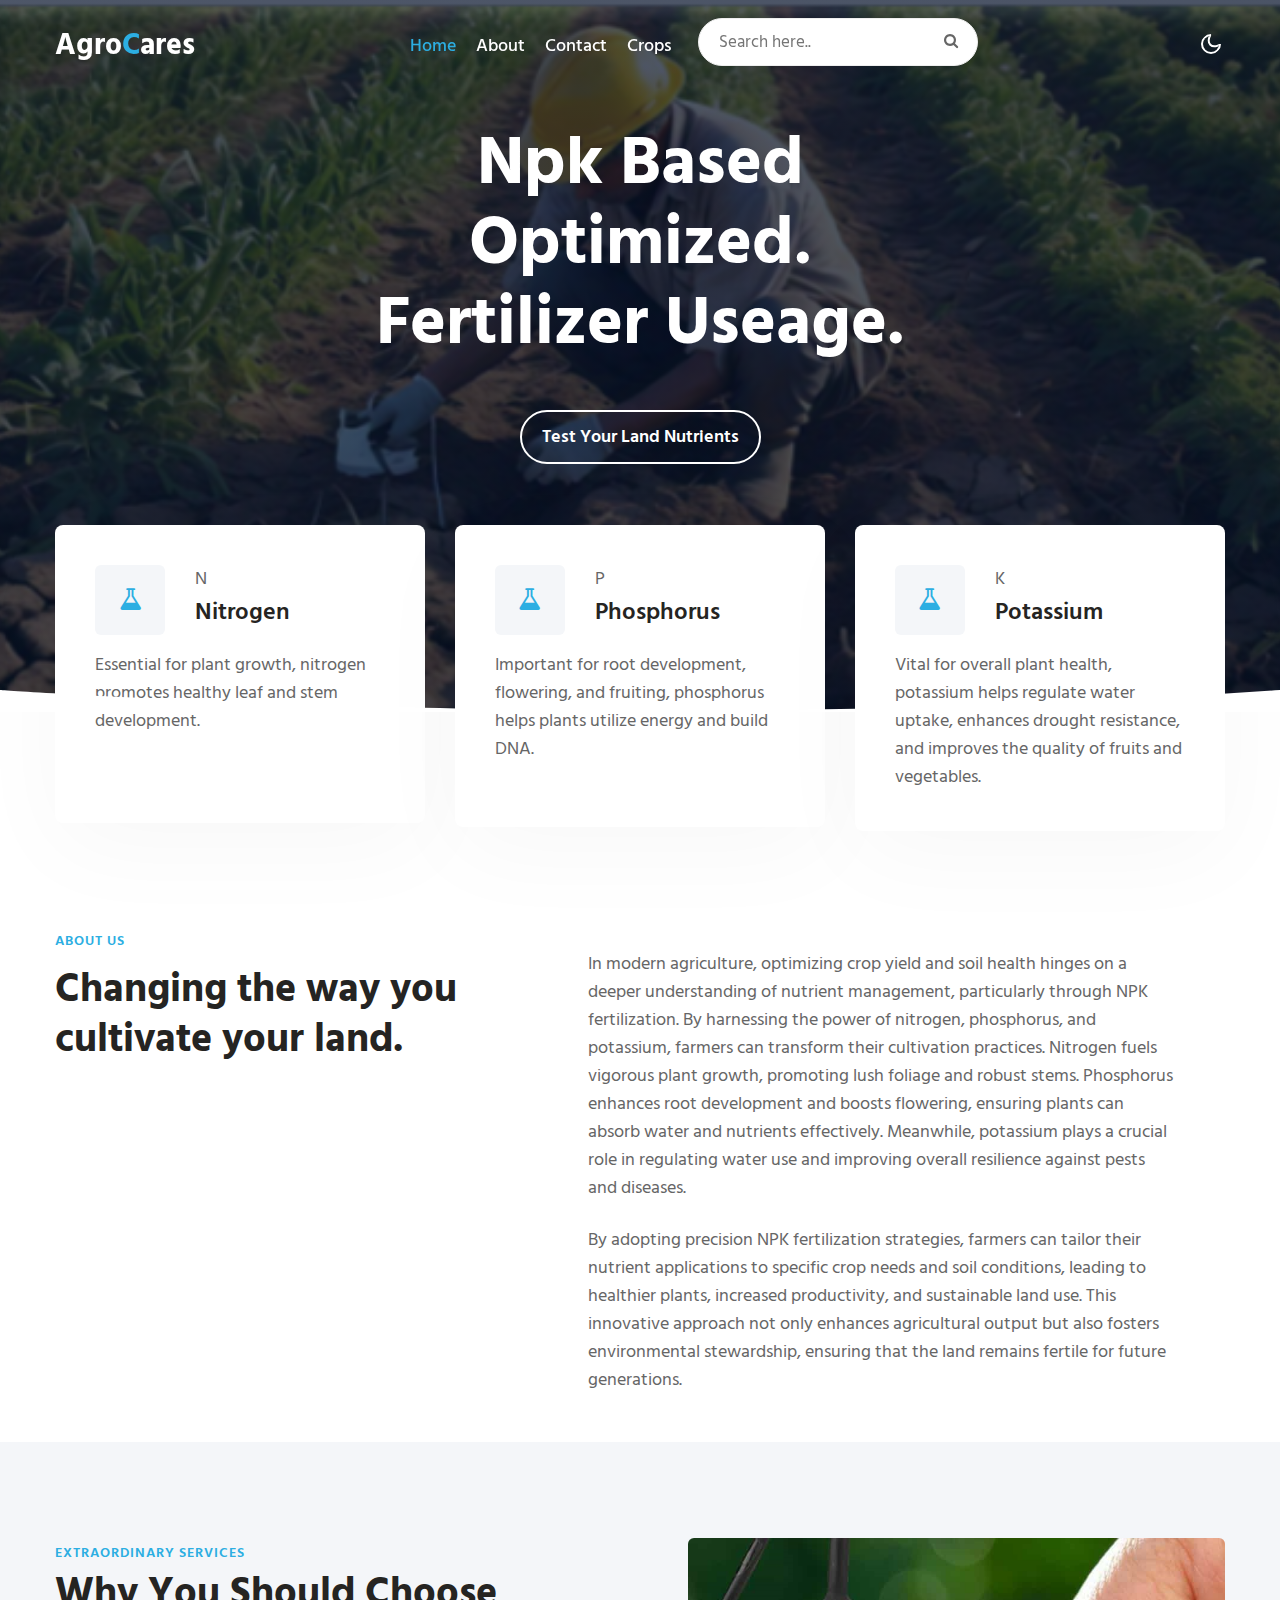
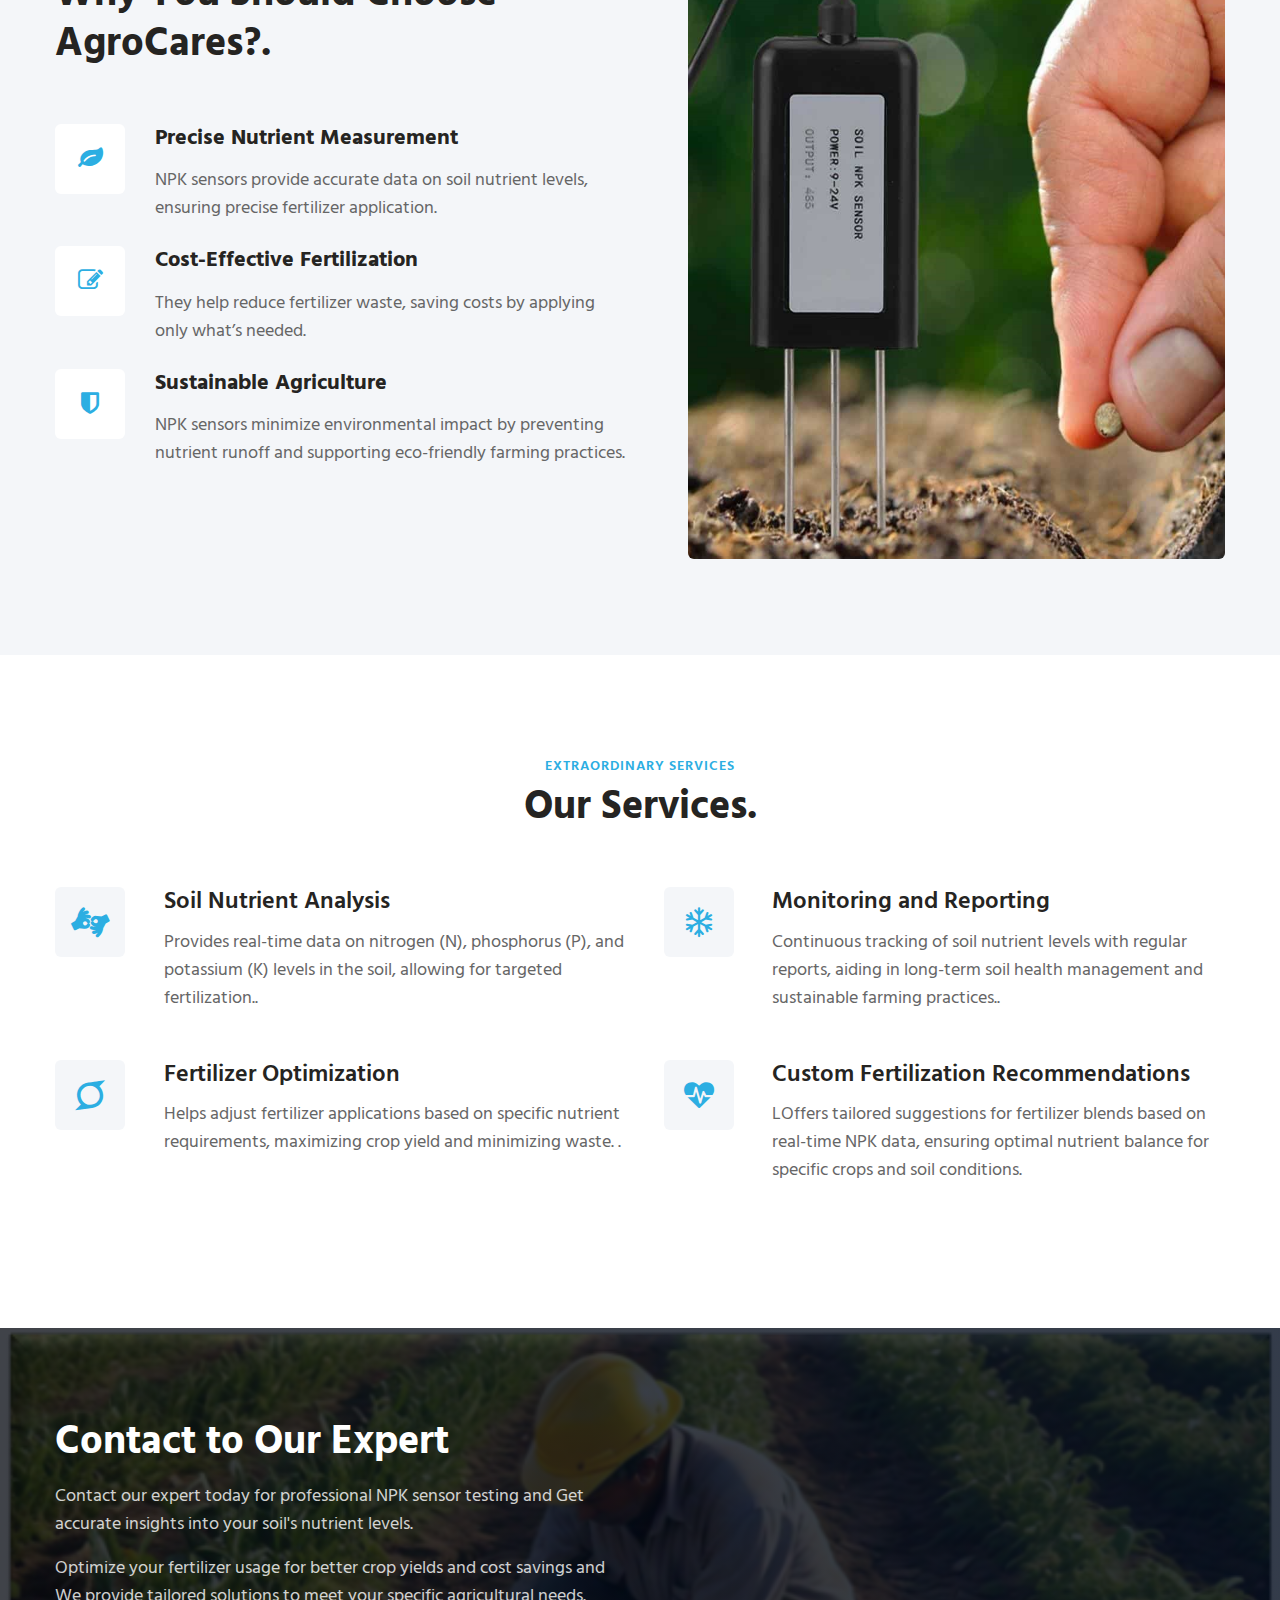
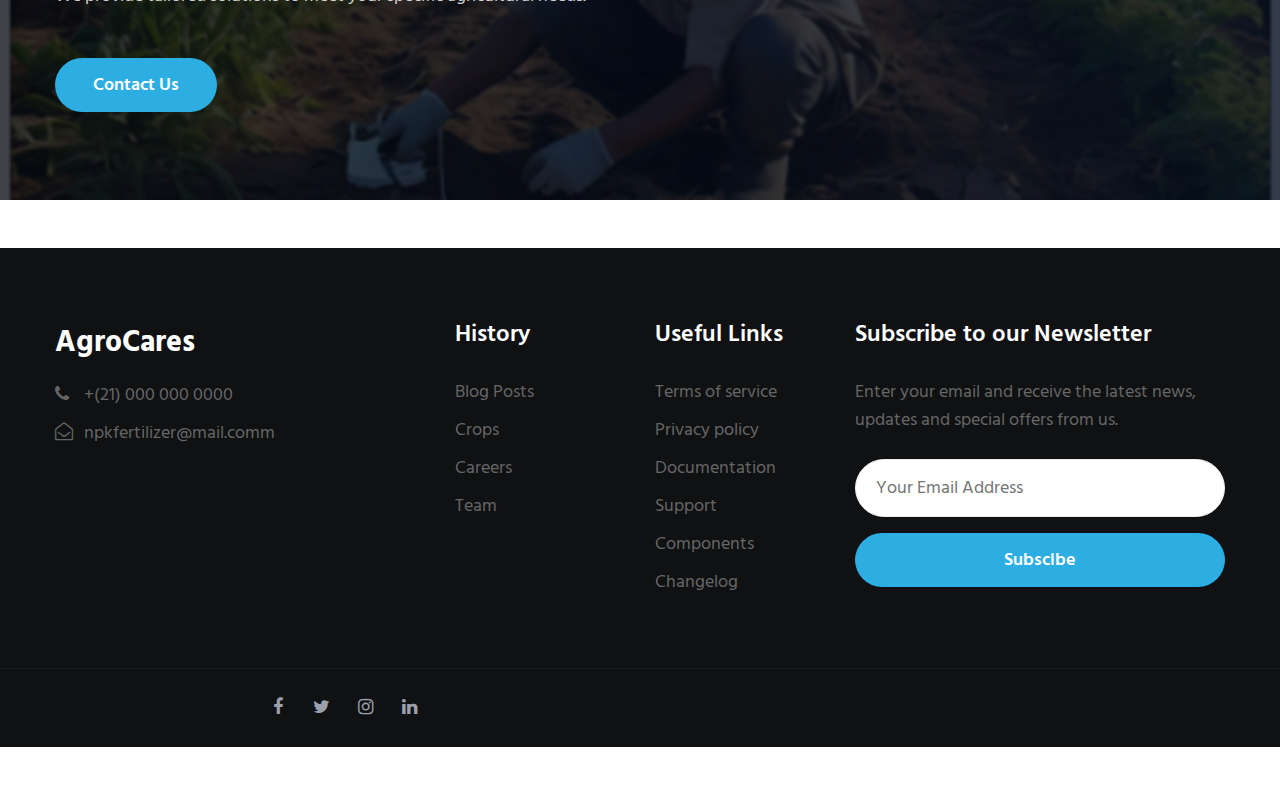
<file: index.html>
<!--
Author: W3layouts
Author URL: http://w3layouts.com
-->
<!doctype html>
<html lang="zxx">

<head>
  <!-- Required meta tags -->
  <meta charset="utf-8">
  <meta name="viewport" content="width=device-width, initial-scale=1, shrink-to-fit=no">
  <meta name="keywords"
    content="Medick Responsive web template, Bootstrap Web Templates, Android Compatible web template, Smartphone Compatible web template, free webdesigns for Nokia, Samsung, LG, SonyEricsson, Motorola web design" />
  <link href="//fonts.googleapis.com/css2?family=Hind+Siliguri:wght@400;500;600;700&display=swap"
    rel="stylesheet">
  <!-- Template CSS -->
  <link rel="stylesheet" href="assets/css/style-starter.css">
</head>

<body>
  <div class="header-w3l">
  <!--header-->
  <header id="site-header" class="header-w3l fixed-top">
    <div class="container">
      <nav class="navbar navbar-expand-lg stroke">
        <a class="navbar-brand" href="index.html">
          Agro<span class="sub-logo">C</span>ares</span>
        </a>
        <!-- if logo is image enable this   
            <a class="navbar-brand" href="#index.html">
                <img src="image-path" alt="Your logo" title="Your logo" style="height:35px;" />
            </a> -->
        <button class="navbar-toggler  collapsed bg-gradient" type="button" data-toggle="collapse"
          data-target="#navbarTogglerDemo02" aria-controls="navbarTogglerDemo02" aria-expanded="false"
          aria-label="Toggle navigation">
          <span class="navbar-toggler-icon fa icon-expand fa-bars"></span>
          <span class="navbar-toggler-icon fa icon-close fa-times"></span>
          </span>
        </button>

        <div class="collapse navbar-collapse" id="navbarTogglerDemo02">
          <ul class="navbar-nav mx-lg-auto">
            <li class="nav-item active">
              <a class="nav-link" href="index.html">Home</a>
            </li>
            <li class="nav-item">
              <a class="nav-link" href="#about">About</a>
           </li>    
            <li class="nav-item">
              <a class="nav-link" href="#contact">Contact</a>
           </li>  
           <li class="nav-item">
            <a class="nav-link" href="services.html">Crops</a>
          </li>         
            <li class="search-bar ml-lg-3 mr-lg-5 mt-lg-0 mt-4">
              <!--/search-right-->
              <form class="search position-relative">
                <input type="search" class="search__input" name="search" placeholder="Search here.."
                  onload="equalWidth()" required="">
                <span class="fa fa-search search__icon"></span>
              </form>

              <!--//search-right-->
            </li>

          </ul>

        </div>
        <!-- toggle switch for light and dark theme -->
        <div class="mobile-position">
          <nav class="navigation">
            <div class="theme-switch-wrapper">
              <label class="theme-switch" for="checkbox">
                <input type="checkbox" id="checkbox">
                <div class="mode-container">
                  <i class="gg-sun"></i>
                  <i class="gg-moon"></i>
                </div>
              </label>
            </div>
          </nav>
        </div>
        <!-- //toggle switch for light and dark theme -->
      </nav>
    </div>
  </header>
</div>
  <!-- //header -->
  <!--/w3l-banner-content-->
  <div class="banner-w3l-main">
    <div class="w3l-banner-content">
      <div class="container">
        <div class="bannerhny-info text-center">
          <br>
          <br>
          <h3 class="">Npk based optimized. fertilizer useage.</h3>
          <a class="btn btn-style btn-white mt-sm-5 mt-4" href="services.html" 
            style="display: inline-block; animation: colorChange 3s infinite; padding: 10px 20px; border-radius: 30px; text-align: center; color: white; text-decoration: none;">
              Test Your Land Nutrients
          </a>
        </div>
      </div>
    </div>
    <br>
    <!-- home page block1 -->
    <section class="home-services pt-lg-0">
      <div class="container">
        <div class="row">
          <div class="col-lg-4 col-md-6 col-sm-12">
            <div class="box-wrap">
              <div class="box-wrap-grid">
                <div class="icon">
                  <span class="fa fa-flask"></span>
                </div>
                <div class="info">
                  <p>N</p>
                  <h4><a href="#url">Nitrogen</a></h4>
                </div>
              </div>
              <p class="mt-3">Essential for plant growth, nitrogen promotes healthy leaf and stem development.</p>
              <br>
              <br>
            </div>
          </div>
          <div class="col-lg-4 col-md-6 col-sm-12 mt-md-0 mt-4">
            <div class="box-wrap">
              <div class="box-wrap-grid">
                <div class="icon">
                  <span class="fa fa-flask"></span>
                </div>
                <div class="info">
                  <p>P</p>
                  <h4><a href="#url">Phosphorus</a></h4>

                </div>
              </div>
              <p class="mt-3">Important for root development, flowering, and fruiting, phosphorus helps plants utilize energy and build DNA.</p>
               <br>
            </div>
          </div>
          <div class="col-lg-4 col-md-6 col-sm-12 mt-lg-0 mt-4">
            <div class="box-wrap">
              <div class="box-wrap-grid">
                <div class="icon">
                  <span class="fa fa-flask"></span>
                </div>
                <div class="info">
                  <p>K</p>
                  <h4><a href="#url">Potassium</a></h4>

                </div>
              </div>
              <p class="mt-3">Vital for overall plant health, potassium helps regulate water uptake, enhances drought resistance, and improves the quality of fruits and vegetables.</p>
            </div>
          </div>
        </div>
      </div>
    </section>
    <!-- //home page block1 -->
  </div>
  <!--//w3l-banner-content-->

  <!-- banner bottom shape -->
  <div class="position-relative">
    <div class="shape overflow-hidden">
      <svg viewBox="0 0 2880 48" fill="none" xmlns="http://www.w3.org/2000/svg">
        <path d="M0 48H1437.5H2880V0H2160C1442.5 52 720 0 720 0H0V48Z" fill="currentColor"></path>
      </svg>
    </div>
  </div>
  <!-- banner bottom shape -->

  <!--/w3l-content-1-->
  <div class="w3l-content-1 py-5">
    <div class="container py-lg-5 py-md-4 py-2">
      <div class="row w3l-content-inf mt-lg-5 pt-lg-5">
        <div class="col-lg-5 w3l-content-left mt-lg-4">
          <h6 class="title-subhny mb-2">About Us</h6>
          <h3 class="title-w3l mb-4">Changing the way you cultivate your land.</h3>
        </div>
        <div class="col-lg-7 w3l-content-right pl-lg-5 mt-lg-4">
          <p class="para-sub pr-lg-5 mt-md-4 mt-3 mx-auto">
          In modern agriculture, optimizing crop yield and soil health hinges on a deeper understanding of nutrient management, particularly through NPK fertilization. By harnessing the power of nitrogen, phosphorus, and potassium, farmers can transform their cultivation practices. Nitrogen fuels vigorous plant growth, promoting lush foliage and robust stems.            Phosphorus enhances root development and boosts flowering, ensuring plants can absorb water and nutrients effectively. Meanwhile, potassium plays a crucial role in regulating water use and improving overall resilience against pests and diseases.  
          </p>
          <p class="para-sub pr-lg-5 mt-md-4 mt-3 mx-auto">
          By adopting precision NPK fertilization strategies, farmers can tailor their nutrient applications to specific crop needs and soil conditions, leading to healthier plants, increased productivity, and sustainable land use. This innovative approach not only enhances agricultural output but also fosters environmental stewardship, ensuring that the land remains fertile for future generations.
          </p>
      </div>
    </div>
  </div>
  <!--//w3l-content-1-->
  <!-- /w3l-content-2-->
  <div class="w3l-content-2 py-5">
    <div class="container py-md-5 py-2">
      <div class="row whybox-wrap">
        <div class="col-lg-6 whybox-wrap-left">
          <div class="title-content text-left">
            <h6 class="title-subhny">Extraordinary Services</h6>
            <h3 class="title-w3l mb-sm-5 mb-4 pb-2">Why You Should Choose AgroCares?.</h3>
          </div>

          <div class="whybox-wrap-grid mb-4">
            <div class="icon">
              <span class="fa fa-leaf"></span>
            </div>
            <div class="info">
              <h4><a href="#url">Precise Nutrient Measurement</a></h4>
              <p class="mt-3">NPK sensors provide accurate data on soil nutrient levels, ensuring precise fertilizer application. </p>
            </div>
          </div>
          <div class="whybox-wrap-grid mb-4">
            <div class="icon">
              <span class="fa fa-pencil-square-o"></span>
            </div>
            <div class="info">
              <h4><a href="#url">Cost-Effective Fertilization</a></h4>
              <p class="mt-3">They help reduce fertilizer waste, saving costs by applying only what’s needed. </p>
            </div>
          </div>
          <div class="whybox-wrap-grid mb-4">
            <div class="icon">
              <span class="fa fa-shield"></span>
            </div>
            <div class="info">
              <h4><a href="#url">Sustainable Agriculture</a></h4>
              <p class="mt-3">NPK sensors minimize environmental impact by preventing nutrient runoff and supporting eco-friendly farming practices. </p>
            </div>
          </div>
        </div>
        <div class="col-lg-6 whybox-wrap-right pl-lg-5 position-relative mt-lg-0 mt-4">
          <img src="assets/images/bg2.png" alt="" class="img-fluid radius-image">

        </div>
      </div>

    </div>
  </div>
  <!-- //w3l-content-2-->
  <!-- /w3l-content-4-->
  <section id="about" class="w3l-content-4 py-5" id="features">
    <div class="content-4-main py-lg-5 py-md-4">
      <div class="container">
        <div class="title-content text-center">
          <h6 class="title-subhny">Extraordinary Services</h6>
          <h3 class="title-w3l mb-sm-5 mb-4 pb-lg-2">Our Services.</h3>
        </div>
        <div class="content-info-in row">
          <div class="content-left col-lg-6">
            <div class="row content4-right-grids mb-sm-5 mb-4">
              <div class="col-lg-2 col-3 content4-right-icon">
                <div class="content4-icon icon-clr1">
                  <span class="fa fa-american-sign-language-interpreting"></span>
                </div>
              </div>
              <div class="col-lg-10 col-9 content4-right-info pl-4">
                <h6><a href="#url">Soil Nutrient Analysis</a></h6>
                <p>Provides real-time data on nitrogen (N), phosphorus (P), and potassium (K) levels in the soil, allowing for targeted fertilization..</p>
              </div>
            </div>
            <div class="row content4-right-grids mb-sm-5 mb-4">
              <div class="col-lg-2 col-3 content4-right-icon">
                <div class="content4-icon icon-clr2">
                  <span class="fa fa-superpowers"></span>
                </div>
              </div>
              <div class="col-lg-10 col-9 content4-right-info pl-4">
                <h6><a href="#url">Fertilizer Optimization</a></h6>
                <p>Helps adjust fertilizer applications based on specific nutrient requirements, maximizing crop yield and minimizing waste.
                  .</p>
              </div>
            </div>
          </div>
          <div class="content-right col-lg-6 pl-lg-4 mt-lg-0 mt-2">
            <div class="row content4-right-grids mb-sm-5 mb-4">
              <div class="col-lg-2 col-3 content4-right-icon">
                <div class="content4-icon icon-clr2">
                  <span class="fa fa-snowflake-o"></span>
                </div>
              </div>
              <div class="col-lg-10 col-9 content4-right-info pl-4">
                <h6><a href="#url">Monitoring and Reporting</a></h6>
                <p>Continuous tracking of soil nutrient levels with regular reports, aiding in long-term soil health management and sustainable farming practices..</p>
              </div>
            </div>
            <div class="row content4-right-grids mb-sm-5 mb-4">
              <div class="col-lg-2 col-3 content4-right-icon">
                <div class="content4-icon icon-clr4">
                  <span class="fa fa-heartbeat"></span>
                </div>
              </div>
              <div class="col-lg-10 col-9 content4-right-info pl-4">
                <h6><a href="#url"> Custom Fertilization Recommendations</a></h6>
                <p>LOffers tailored suggestions for fertilizer blends based on real-time NPK data, ensuring optimal nutrient balance for specific crops and soil conditions.</p>
              </div>
            </div>
          </div>
        </div>
      </div>
    </div>
  </section>
  <!-- //w3l-content-4-->
  <!-- /w3l-content-3-->
  <section id="contact" class="w3l-content-3 py-5">
    <!-- /content-6-section -->
    <div class="content-3-info py-3">
      <div class="container py-lg-4">
        <div class="row appointment-formw3">
          <div class="col-lg-6 welcome-left">
            <h3 class="title-w3l two mb-3">Contact to Our Expert</h3>
            <p class="mb-3">
              Contact our expert today for professional NPK sensor testing and
              Get accurate insights into your soil's nutrient levels.</p>
            <p>Optimize your fertilizer usage for better crop yields and cost savings and
              We provide tailored solutions to meet your specific agricultural needs.</p>
              <a class="btn btn-style btn-outline-light mt-sm-5 mt-4 mr-2" href="https://mail.google.com/mail/u/0/?view=cm&fs=1&to=jawadhassanbloch@gmail.com" target="_blank">
                Contact Us
            </a>                      
          </div>
        </div>
      </div>
    </div>
  </section>
  <br>
  <br>
  <!-- footer -->
  <section class="w3l-footer-29-main">
    <div class="footer-29 py-5">
      <div class="container py-lg-4">
        <div class="row footer-top-29">
          <div class="col-lg-4 col-md-6 col-sm-7 footer-list-29 footer-1 pr-lg-5">
            <div class="footer-logo mb-3">
              <a class="navbar-brand" href="index.html">AgroCares</a>
            </div>
            <p></p>
            <ul class="mt-3">
              <li><a href="tel:+(21) 000 000 0000"><span class="fa fa-phone"></span> +(21) 000 000 0000</a></li>
              <li><a href="mailto:npkfertilizer@mail.com" class="mail"><span class="fa fa-envelope-open-o"></span>
                npkfertilizer@mail.comm</a></li>
            </ul>
          </div>
          <div class="col-lg-2 col-md-6 col-sm-5 col-6 footer-list-29 footer-2 mt-sm-0 mt-5">

            <ul>
             <h6 class="footer-title-29">History</h6>
              <li><a href="blog.html"> Blog Posts</a></li>
              <li><a href="services.html">Crops</a></li>
              <li><a href="#careers"> Careers</a></li>
              <li><a href="about.html">Team</a></li>
            </ul>
          </div>
          <div class="col-lg-2 col-md-6 col-sm-5 col-6 footer-list-29 footer-3 mt-lg-0 mt-5">
            <h6 class="footer-title-29">Useful Links</h6>
            <ul>
              <li><a href="#terms">Terms of service</a></li>
              <li><a href="#privacy"> Privacy policy</a></li>
              <li><a href="#doc"> Documentation</a></li>
              <li><a href="#support"> Support</a></li>
              <li><a href="#components"> Components</a></li>
              <li><a href="#changelog"> Changelog</a></li>
            </ul>

          </div>
          <div class="col-lg-4 col-md-6 col-sm-7 footer-list-29 footer-4 mt-lg-0 mt-5">
            <h6 class="footer-title-29">Subscribe to our Newsletter </h6>
            <p>Enter your email and receive the latest news, updates and special offers from us.</p>

            <form action="#" class="subscribe" method="post">
              <input type="email" name="email" placeholder="Your Email Address" required="">
              <button class="btn btn-style btn-primary w-100 mt-3">Subscibe</button>
            </form>
          </div>
        </div>
      </div>
    </div>
  </section>
  <!-- //footer -->

  <!-- copyright -->
  <section class="w3l-copyright">
    <div class="container">
      <div class="row bottom-copies">
        <div class="col-lg-4 main-social-footer-29">
          <a href="#facebook" class="facebook"><span class="fa fa-facebook"></span></a>
          <a href="#twitter" class="twitter"><span class="fa fa-twitter"></span></a>
          <a href="#instagram" class="instagram"><span class="fa fa-instagram"></span></a>
          <a href="#linkedin" class="linkedin"><span class="fa fa-linkedin"></span></a>
        </div>

      </div>
    </div>

    <!-- move top -->
    <button onclick="topFunction()" id="movetop" title="Go to top">
      &#10548;
    </button>
    <script>
      // When the user scrolls down 20px from the top of the document, show the button
      window.onscroll = function () {
        scrollFunction()
      };

      function scrollFunction() {
        if (document.body.scrollTop > 20 || document.documentElement.scrollTop > 20) {
          document.getElementById("movetop").style.display = "block";
        } else {
          document.getElementById("movetop").style.display = "none";
        }
      }

      // When the user clicks on the button, scroll to the top of the document
      function topFunction() {
        document.body.scrollTop = 0;
        document.documentElement.scrollTop = 0;
      }
    </script>
    <!-- /move top -->
  </section>
  <!-- //copyright -->
  <!--//footer-->
  <!-- Template JavaScript -->
  <script src="assets/js/jquery-3.3.1.min.js"></script>
  <script src="assets/js/theme-change.js"></script>
  <!-- owl carousel -->
  <script src="assets/js/owl.carousel.js"></script>
  <!-- script for tesimonials carousel slider -->
  <script>
    $(document).ready(function () {
      $("#owl-demo2").owlCarousel({
        loop: true,
        nav: false,
        margin: 50,
        responsiveClass: true,
        responsive: {
          0: {
            items: 1,
            nav: false
          },
          736: {
            items: 1,
            nav: false
          },
          991: {
            items: 2,
            margin: 30,
            nav: false
          },
          1080: {
            items: 3,
            nav: false
          }
        }
      })
    })
  </script>
  <!-- //script for tesimonials carousel slider -->
  <!-- stats number counter-->
  <script src="assets/js/jquery.waypoints.min.js"></script>
  <script src="assets/js/jquery.countup.js"></script>
  <script>
    $('.counter').countUp();
  </script>
  <!-- //stats number counter -->
  <!-- disable body scroll which navbar is in active -->
  <script>
    $(function () {
      $('.navbar-toggler').click(function () {
        $('body').toggleClass('noscroll');
      })
    });
  </script>
  <!-- disable body scroll which navbar is in active -->

  <!--/MENU-JS-->
  <script>
    $(window).on("scroll", function () {
      var scroll = $(window).scrollTop();

      if (scroll >= 80) {
        $("#site-header").addClass("nav-fixed");
      } else {
        $("#site-header").removeClass("nav-fixed");
      }
    });

    //Main navigation Active Class Add Remove
    $(".navbar-toggler").on("click", function () {
      $("header").toggleClass("active");
    });
    $(document).on("ready", function () {
      if ($(window).width() > 991) {
        $("header").removeClass("active");
      }
      $(window).on("resize", function () {
        if ($(window).width() > 991) {
          $("header").removeClass("active");
        }
      });
    });
  </script>
  <!--//MENU-JS-->


  <script src="assets/js/bootstrap.min.js"></script>

</body>

</html>
</file>
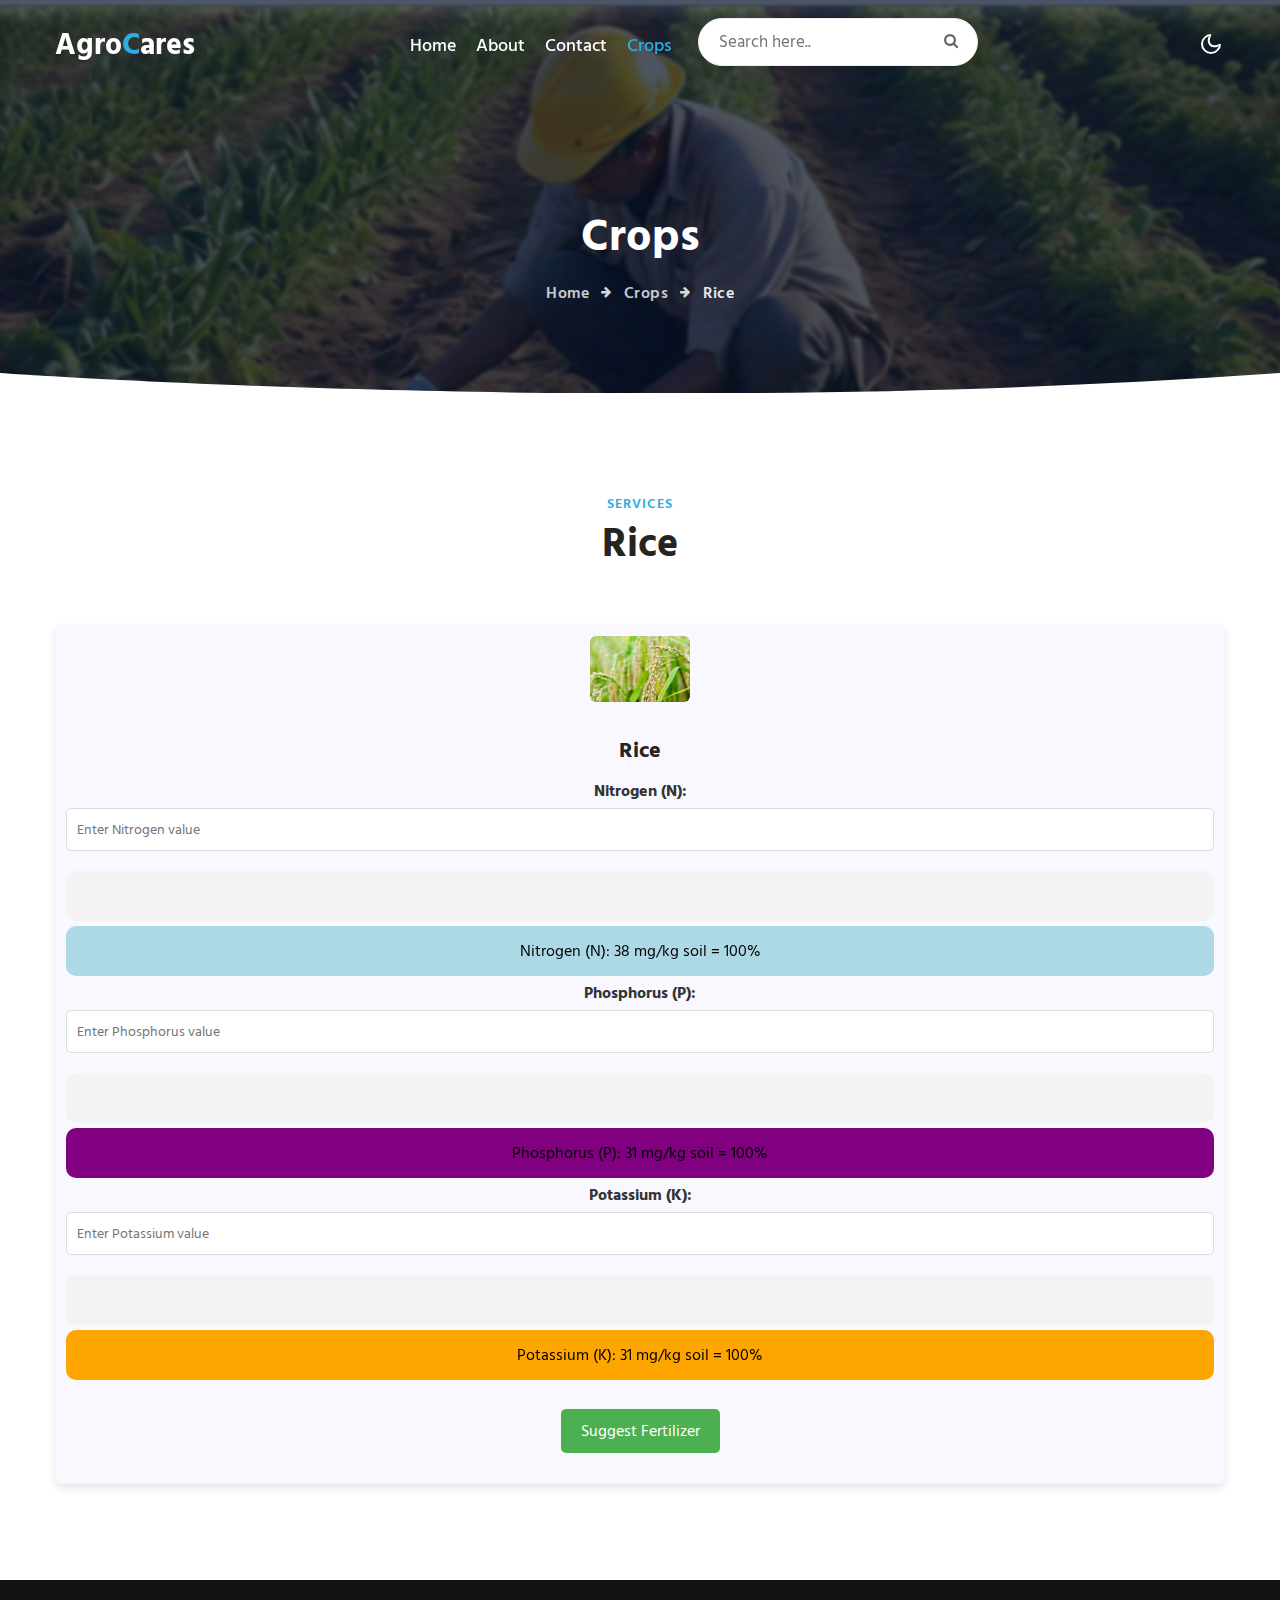
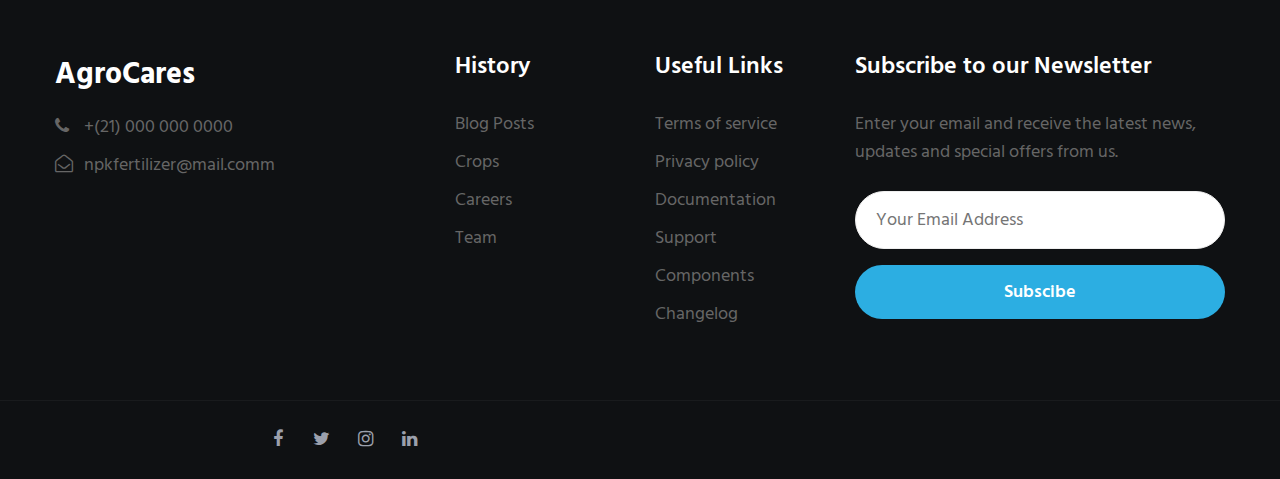
<file: rice.html>
<!--
Author: W3layouts
Author URL: http://w3layouts.com
-->
<!doctype html>
<html lang="zxx">

<head>
  <!-- Required meta tags -->
  <meta charset="utf-8">
  <meta name="viewport" content="width=device-width, initial-scale=1, shrink-to-fit=no">
  <meta name="keywords"
    content="Medick Responsive web template, Bootstrap Web Templates, Android Compatible web template, Smartphone Compatible web template, free webdesigns for Nokia, Samsung, LG, SonyEricsson, Motorola web design" />
  
  <link href="//fonts.googleapis.com/css2?family=Hind+Siliguri:wght@400;500;600;700&display=swap"
    rel="stylesheet">
  <!-- Template CSS -->
  <link rel="stylesheet" href="../assets/css/style-starter.css">

</head>

<body>
  <!--header-->
  <div class="header-w3l">
    <!-- header -->
    <header id="site-header" class="fixed-top">
      <div class="container">
        <nav class="navbar navbar-expand-lg stroke">
          <a class="navbar-brand" href="index.html">
            Agro<span class="sub-logo">C</span>ares</span>
          </a>
          <!-- if logo is image enable this   
            <a class="navbar-brand" href="#index.html">
                <img src="image-path" alt="Your logo" title="Your logo" style="height:35px;" />
            </a> -->
          <button class="navbar-toggler  collapsed bg-gradient" type="button" data-toggle="collapse"
            data-target="#navbarTogglerDemo02" aria-controls="navbarTogglerDemo02" aria-expanded="false"
            aria-label="Toggle navigation">
            <span class="navbar-toggler-icon fa icon-expand fa-bars"></span>
            <span class="navbar-toggler-icon fa icon-close fa-times"></span>
            </span>
          </button>

          <div class="collapse navbar-collapse" id="navbarTogglerDemo02">
            <ul class="navbar-nav mx-lg-auto">
              <li class="nav-item">
                <a class="nav-link" href="index.html">Home</a>
              </li>
              <li class="nav-item">
                <a class="nav-link" href="index.html#about">About</a>
             </li>  
              <li class="nav-item">
                <a class="nav-link" href="index.html#contact">Contact</a>
             </li>     
              <li class="nav-item active">
                <a class="nav-link"href="services.html">Crops</a>
              </li>
              
                   
              <li class="search-bar ml-lg-3 mr-lg-5 mt-lg-0 mt-4">
                <!--/search-right-->
                <form class="search position-relative">
                  <input type="search" class="search__input" name="search" placeholder="Search here.."
                    onload="equalWidth()" required="">
                  <span class="fa fa-search search__icon"></span>
                </form>

                <!--//search-right-->
              </li>

            </ul>

          </div>
          <!-- toggle switch for light and dark theme -->
          <div class="mobile-position">
            <nav class="navigation">
              <div class="theme-switch-wrapper">
                <label class="theme-switch" for="checkbox">
                  <input type="checkbox" id="checkbox">
                  <div class="mode-container">
                    <i class="gg-sun"></i>
                    <i class="gg-moon"></i>
                  </div>
                </label>
              </div>
            </nav>
          </div>
          <!-- //toggle switch for light and dark theme -->
        </nav>
      </div>
    </header>
    </div>
    <!-- //header -->
    <!--/breadcrumb-bg-->
    <div class="breadcrumb-bg w3l-inner-page-breadcrumb py-5">
      <div class="container pt-lg-5 pt-md-3 p-lg-4 pb-md-3 my-lg-3">
        <h2 class="title pt-5">Crops</h2>
        <ul class="breadcrumbs-custom-path mt-3 text-center">
          <li><a href="index.html">Home</a></li>
          <li class="active"><span class="fa fa-arrow-right mx-2" aria-hidden="true"></span> </li>
          <li><a href="services.html">Crops</a></li>
          <li class="active"><span class="fa fa-arrow-right mx-2" aria-hidden="true"></span> Rice </li>
        </ul>
      </div>
    </div>
  <!--//breadcrumb-bg-->
  <!-- banner bottom shape -->
  <div class="position-relative">
    <div class="shape overflow-hidden">
      <svg viewBox="0 0 2880 48" fill="none" xmlns="http://www.w3.org/2000/svg">
        <path d="M0 48H1437.5H2880V0H2160C1442.5 52 720 0 720 0H0V48Z" fill="currentColor"></path>
      </svg>
    </div>
  </div>
  <!-- banner bottom shape -->
  <!--/serices-6-->
  <section class="w3l-serices-6 py-5" id="services1">
    <div class="container py-lg-5 py-md-4 py-2">
      <div class="title-content text-center">
        <h6 class="title-subhny text-center">
          Services
        </h6>
        <h3 class="title-w3l mb-sm-5 mb-4 pb-sm-o pb-2 text-center">Rice</h3>
      </div>
      <div class="grids-area-hny text-center row mt-lg-4">

        <!-- NPK Calculator Section -->
        <div class="col-lg-12 col-md-12 grids-feature mt-lg-0 mt-4">
          <div class="area-box icon-yellow npk-calculator-container">
              <a href="#">
                  <img src="assets/images/Rice.png" alt="" class="img-fluid radius-image">
              </a>
              <h4><a href="#feature" class="title-head">Rice</a></h4>
      
              <!-- NPK Calculator Form -->
              <form id="npk-calculator" class="npk-form">
                <label for="nitrogen">Nitrogen (N):</label>
                <input type="number" id="nitrogen" name="nitrogen" placeholder="Enter Nitrogen value" required oninput="updateProgress()"><br>
                <div class="progress-container" style="position: relative; width: 100%; height: 50px; background-color: #f3f3f3;">
                    <div id="nitrogen-progress" class="progress-bar" style="height: 100%; text-align: center; line-height: 20px; color: white;"></div>
                </div>
                <div class="progress-item">
                    <div class="progress-container">
                    <div id="nitrogen-progress" class="progress-bar" style="width: 100%; background: #ADD8E6;color: black;">
                        <span class="progress-label">Nitrogen (N): 38 mg/kg soil = 100%</span>
                    </div>
                  </div>
                </div>
                
                <label for="phosphorus">Phosphorus (P):</label>
                <input type="number" id="phosphorus" name="phosphorus" placeholder="Enter Phosphorus value" required oninput="updateProgress()"><br>
                <div class="progress-container" style="position: relative; width: 100%; height: 50px; background-color: #f3f3f3;">
                    <div id="phosphorus-progress" class="progress-bar" style="height: 100%; text-align: center; line-height: 20px; color: white;"></div>
                </div>
                <div class="progress-item">
                  <div class="progress-container">
                  <div id="nitrogen-progress" class="progress-bar" style="width: 100%; background: #800080;color: black;">
                      <span class="progress-label">Phosphorus (P): 31 mg/kg soil = 100%</span>
                  </div>
                </div>
              </div>
                
                <label for="potassium">Potassium (K):</label>
                <input type="number" id="potassium" name="potassium" placeholder="Enter Potassium value" required oninput="updateProgress()"><br>
                <div class="progress-container" style="position: relative; width: 100%; height: 50px; background-color: #f3f3f3;">
                    <div id="potassium-progress" class="progress-bar" style="height: 100%; text-align: center; line-height: 20px; color: white;"></div>
                </div>
                <div class="progress-item">
                  <div class="progress-container">
                  <div id="nitrogen-progress" class="progress-bar" style="width: 100%; background: #FFA500;color: black;">
                      <span class="progress-label">Potassium (K): 31 mg/kg soil = 100%</span>
                  </div>
                </div>
              </div>
              <br>
                <button type="button" onclick="calculateFertilizer()" class="suggest-btn">Suggest Fertilizer</button>
              </form>
      
              <!-- Suggestion Display -->
              <div id="fertilizer-suggestion" class="suggestion-box"></div>

            <!-- Fertilizer Modal -->
            <div id="fertilizerModal" class="modal">
              <div class="modal-content">
                <span class="close">&times;</span>
                <h3>Fertilizer Suggestions</h3>
                <table id="fertilizer-table" style="width: 100%; text-align: left;">
                  <thead>
                    <tr>
                      <th>Fertilizer</th>
                      <th>Suggestion</th>
                      <th>Per Acre</th>
                    </tr>
                  </thead>
                  <tbody id="fertilizer-result">
                    <!-- Table rows will be inserted here -->
                  </tbody>
                </table>
                <br>
                <br>
                <table id="fertilizer-table" style="width: 100%; text-align: left;">
                  <thead>
                    <tr>
                      <th>Week 1</th>
                      <th>week 2</th>
                      <th>week 3</th>
                      <th>week 4</th>
                      <th>week 5</th>
                    </tr>
                  </thead>
                  <tbody>
                    <tr>
                      <td>Urea 10kg</td>
                      <td>Urea 10kg</td>
                      <td>Urea 10kg</td>
                      <td> </td>
                      <td>Urea 10kg</td>
                    </tr>
                  </tbody>
                </table>
              </div>
            </div>


          </div>
      </div>
      </div>
      </div>
    </div>
  </section>
  <!--//services-6-->
  <!-- footer -->
  <section class="w3l-footer-29-main">
    <div class="footer-29 py-5">
      <div class="container py-lg-4">
        <div class="row footer-top-29">
          <div class="col-lg-4 col-md-6 col-sm-7 footer-list-29 footer-1 pr-lg-5">
            <div class="footer-logo mb-3">
              <a class="navbar-brand" href="index.html">AgroCares</a>
            </div>
            <p></p>
            <ul class="mt-3">
              <li><a href="tel:+(21) 000 000 0000"><span class="fa fa-phone"></span> +(21) 000 000 0000</a></li>
              <li><a href="mailto:npkfertilizer@mail.com" class="mail"><span class="fa fa-envelope-open-o"></span>
                npkfertilizer@mail.comm</a></li>
            </ul>
          </div>
          <div class="col-lg-2 col-md-6 col-sm-5 col-6 footer-list-29 footer-2 mt-sm-0 mt-5">

            <ul>
             <h6 class="footer-title-29">History</h6>
              <li><a href="blog.html"> Blog Posts</a></li>
              <li><a href="services.html">Crops</a></li>
              <li><a href="#careers"> Careers</a></li>
              <li><a href="about.html">Team</a></li>
            </ul>
          </div>
          <div class="col-lg-2 col-md-6 col-sm-5 col-6 footer-list-29 footer-3 mt-lg-0 mt-5">
            <h6 class="footer-title-29">Useful Links</h6>
            <ul>
              <li><a href="#terms">Terms of service</a></li>
              <li><a href="#privacy"> Privacy policy</a></li>
              <li><a href="#doc"> Documentation</a></li>
              <li><a href="#support"> Support</a></li>
              <li><a href="#components"> Components</a></li>
              <li><a href="#changelog"> Changelog</a></li>
            </ul>

          </div>
          <div class="col-lg-4 col-md-6 col-sm-7 footer-list-29 footer-4 mt-lg-0 mt-5">
            <h6 class="footer-title-29">Subscribe to our Newsletter </h6>
            <p>Enter your email and receive the latest news, updates and special offers from us.</p>

            <form action="#" class="subscribe" method="post">
              <input type="email" name="email" placeholder="Your Email Address" required="">
              <button class="btn btn-style btn-primary w-100 mt-3">Subscibe</button>
            </form>
          </div>
        </div>
      </div>
    </div>
  </section>
  <!-- //footer -->

  <!-- copyright -->
  <section class="w3l-copyright">
    <div class="container">
      <div class="row bottom-copies">
        <div class="col-lg-4 main-social-footer-29">
          <a href="#facebook" class="facebook"><span class="fa fa-facebook"></span></a>
          <a href="#twitter" class="twitter"><span class="fa fa-twitter"></span></a>
          <a href="#instagram" class="instagram"><span class="fa fa-instagram"></span></a>
          <a href="#linkedin" class="linkedin"><span class="fa fa-linkedin"></span></a>
        </div>

      </div>
    </div>

    <!-- move top -->
    <button onclick="topFunction()" id="movetop" title="Go to top">
      &#10548;
    </button>
    <script>
      // When the user scrolls down 20px from the top of the document, show the button
      window.onscroll = function () {
        scrollFunction()
      };

      function scrollFunction() {
        if (document.body.scrollTop > 20 || document.documentElement.scrollTop > 20) {
          document.getElementById("movetop").style.display = "block";
        } else {
          document.getElementById("movetop").style.display = "none";
        }
      }

      // When the user clicks on the button, scroll to the top of the document
      function topFunction() {
        document.body.scrollTop = 0;
        document.documentElement.scrollTop = 0;
      }
    </script>
    <!-- /move top -->
  </section>
  <!-- //copyright -->
  <!--//footer-->
  <!-- Template JavaScript -->
  <script src="assets/js/jquery-3.3.1.min.js"></script>
  <script src="assets/js/theme-change.js"></script>

  <!-- disable body scroll which navbar is in active -->
  <script>
    $(function () {
      $('.navbar-toggler').click(function () {
        $('body').toggleClass('noscroll');
      })
    });
  </script>
  <!-- disable body scroll which navbar is in active -->

  <!--/MENU-JS-->
  <script>
    $(window).on("scroll", function () {
      var scroll = $(window).scrollTop();

      if (scroll >= 80) {
        $("#site-header").addClass("nav-fixed");
      } else {
        $("#site-header").removeClass("nav-fixed");
      }
    });

    //Main navigation Active Class Add Remove
    $(".navbar-toggler").on("click", function () {
      $("header").toggleClass("active");
    });
    $(document).on("ready", function () {
      if ($(window).width() > 991) {
        $("header").removeClass("active");
      }
      $(window).on("resize", function () {
        if ($(window).width() > 991) {
          $("header").removeClass("active");
        }
      });
    });
  </script>
  <script>

function updateProgress() {
    // Get input values
    const nitrogenValue = document.getElementById("nitrogen").value || 0;
    const phosphorusValue = document.getElementById("phosphorus").value || 0;
    const potassiumValue = document.getElementById("potassium").value || 0;
    
    // Select progress bar elements
    const nitrogenProgress = document.getElementById("nitrogen-progress");
    const phosphorusProgress = document.getElementById("phosphorus-progress");
    const potassiumProgress = document.getElementById("potassium-progress");
    
    // Calculate percentages
    const nitrogenPercent = (nitrogenValue / 38) * 100;
    const phosphorusPercent = (phosphorusValue / 31) * 100;
    const potassiumPercent = (potassiumValue / 31) * 100;

    // Nitrogen logic
    if (nitrogenValue > 38) {
        nitrogenProgress.style.backgroundColor = 'red';
        nitrogenProgress.textContent = 'Exceed';
    } else {
        nitrogenProgress.style.backgroundColor = '#ADD8E6';
        nitrogenProgress.textContent = Math.round(nitrogenPercent) + '%';
    }
    nitrogenProgress.style.width = nitrogenPercent + '%';
    
    // Phosphorus logic
    if (phosphorusValue > 31) {
        phosphorusProgress.style.backgroundColor = 'red';
        phosphorusProgress.textContent = 'Exceed';
    } else {
        phosphorusProgress.style.backgroundColor = '#800080';
        phosphorusProgress.textContent = Math.round(phosphorusPercent) + '%';
    }
    phosphorusProgress.style.width = phosphorusPercent + '%';
    
    // Potassium logic
    if (potassiumValue > 31) {
        potassiumProgress.style.backgroundColor = 'red';
        potassiumProgress.textContent = 'Exceed';
    } else {
        potassiumProgress.style.backgroundColor = '#FFA500';
        potassiumProgress.textContent = Math.round(potassiumPercent) + '%';
    }
    potassiumProgress.style.width = potassiumPercent + '%';
}


// Get modal elements
var modal = document.getElementById("fertilizerModal");
var closeBtn = document.getElementsByClassName("close")[0];

// Show the modal when the button is clicked
function calculateFertilizer() {
  var nitrogen = parseFloat(document.getElementById('nitrogen').value) || 0;
  var phosphorus = parseFloat(document.getElementById('phosphorus').value) || 0;
  var potassium = parseFloat(document.getElementById('potassium').value) || 0;

  var Nitrogen_s = 38 - nitrogen; // 19 is the threshold for nitrogen
  var urea = (130/38)*Nitrogen_s;

  var Phosphorus_s = 31 - phosphorus; // 19 is the threshold for phosphorus
  var dap = (155/31) * Phosphorus_s; 

  var Potassium_s = 31 - potassium; // 19 is the threshold for phosphorus
  var mop = (45/31) * Potassium_s;

  // Calculate number of urea bags
  var urearemainingKg = urea % 50; // Calculates the remaining urea that doesn't fit into full bags
  var dapremainingKg = dap % 50; // Calculates the remaining urea that doesn't fit into full bags
  var mopremainingKg = mop % 50; // Calculates the remaining urea that doesn't fit into full bags
  
  var ureaBags = Math.floor(urea / 50); // 1 bag = 46 kg, rounding up the number of bags
  var dapBags = Math.floor(dap / 50); // 1 bag = 46 kg, rounding up the number of bags
  var mopBags = Math.floor(mop / 50); // 1 bag = 46 kg, rounding up the number of bags

  var tableContent = "";
  
  // Check values and provide suggestions in rows
  if (nitrogen < 38) { // Nitrogen value below 19 means we need more nitrogen
    tableContent += `<tr>
                      <td>Urea</td>
                      <td>Nitrogen-rich fertilizers like Urea</td>`;

                      if (urea >= 50) {
                        // Only show bags if urea is greater than 50
                        if (ureaBags === 1 && urearemainingKg > 0) {
                          // If only 1 bag and there is a remainder
                          tableContent += `<td>1 bag and ${urearemainingKg.toFixed(2)} kg</td>`;
                        } else if (ureaBags > 1 && urearemainingKg > 0) {
                          // If more than 1 bag and there is a remainder
                          tableContent += `<td>${ureaBags} bags and ${urearemainingKg.toFixed(2)} kg</td>`;
                        } else {
                          // If no remainder, show only bags
                          tableContent += `<td>${ureaBags} bag${ureaBags > 1 ? 's' : ''}</td>`;
                        }
                      } else {
                        // If urea is less than or equal to 50, show in kg
                        tableContent += `<td>${urea.toFixed(2)} kg</td>`;
                      }

    tableContent += `</tr>`; // Close the row after adding the final cell

  }
  
  else {
    tableContent += "<tr><td>Urea</td><td>Nitrogen levels are sufficient</td><td>0 kg</td></tr>";
  }
  if (phosphorus < 31) {
    tableContent += `<tr>
                      <td>SSP</td>
                      <td>Phosphorus-rich fertilizers like SSP</td>`;

                      if (dap >= 50) {
                        // Only show bags if urea is greater than 50
                        if (dapBags === 1 && dapremainingKg > 0) {
                          // If only 1 bag and there is a remainder
                          tableContent += `<td>1 bag and ${dapremainingKg.toFixed(2)} kg</td>`;
                        } else if (dapBags > 1 && dapremainingKg > 0) {
                          // If more than 1 bag and there is a remainder
                          tableContent += `<td>${dapBags} bags and ${dapremainingKg.toFixed(2)} kg</td>`;
                        } else {
                          // If no remainder, show only bags
                          tableContent += `<td>${dapBags} bag${dapBags > 1 ? 's' : ''}</td>`;
                        }
                      } else {
                        // If urea is less than or equal to 50, show in kg
                        tableContent += `<td>${dap.toFixed(2)} kg</td>`;
                      }

    tableContent += `</tr>`; // Close the row after adding the final cell
  }
  else {
    tableContent += "<tr><td>SSP</td><td>Phosphorus levels are sufficient</td><td>0 kg</td></tr>";
  }
  if (potassium < 31) {
    tableContent += `<tr>
                      <td>MOP</td>
                      <td>Potassium-rich fertilizers like MOP</td>`;

                      if (mop >= 50) {
                        // Only show bags if urea is greater than 50
                        if (mopBags === 1 && mopremainingKg > 0) {
                          // If only 1 bag and there is a remainder
                          tableContent += `<td>1 bag and ${mopremainingKg.toFixed(2)} kg</td>`;
                        } else if (mopBags > 1 && mopremainingKg > 0) {
                          // If more than 1 bag and there is a remainder
                          tableContent += `<td>${mopBags} bags and ${mopremainingKg.toFixed(2)} kg</td>`;
                        } else {
                          // If no remainder, show only bags
                          tableContent += `<td>${mopBags} bag${dapBags > 1 ? 's' : ''}</td>`;
                        }
                      } else {
                        // If urea is less than or equal to 50, show in kg
                        tableContent += `<td>${mop.toFixed(2)} kg</td>`;
                      }

    tableContent += `</tr>`; // Close the row after adding the final cell
  }
  else {
    tableContent += "<tr><td>MOP</td><td>Potassium levels are sufficient</td><td>0 kg</td></tr>";
  }

  // If no suggestions, indicate sufficient nutrients
  tableContent = tableContent || "<tr><td colspan='2'>Your soil has sufficient nutrients!</td></tr>";

  // Update the table content and show modal
  document.getElementById('fertilizer-result').innerHTML = tableContent;
  document.getElementById("fertilizerModal").style.display = "flex"; // Show the modal
}

// Close modal functionality
document.getElementsByClassName("close")[0].onclick = function() {
  document.getElementById("fertilizerModal").style.display = "none";
}

  </script>
  <!--//MENU-JS-->


  <script src="assets/js/bootstrap.min.js"></script>

</body>

</html>
</file>
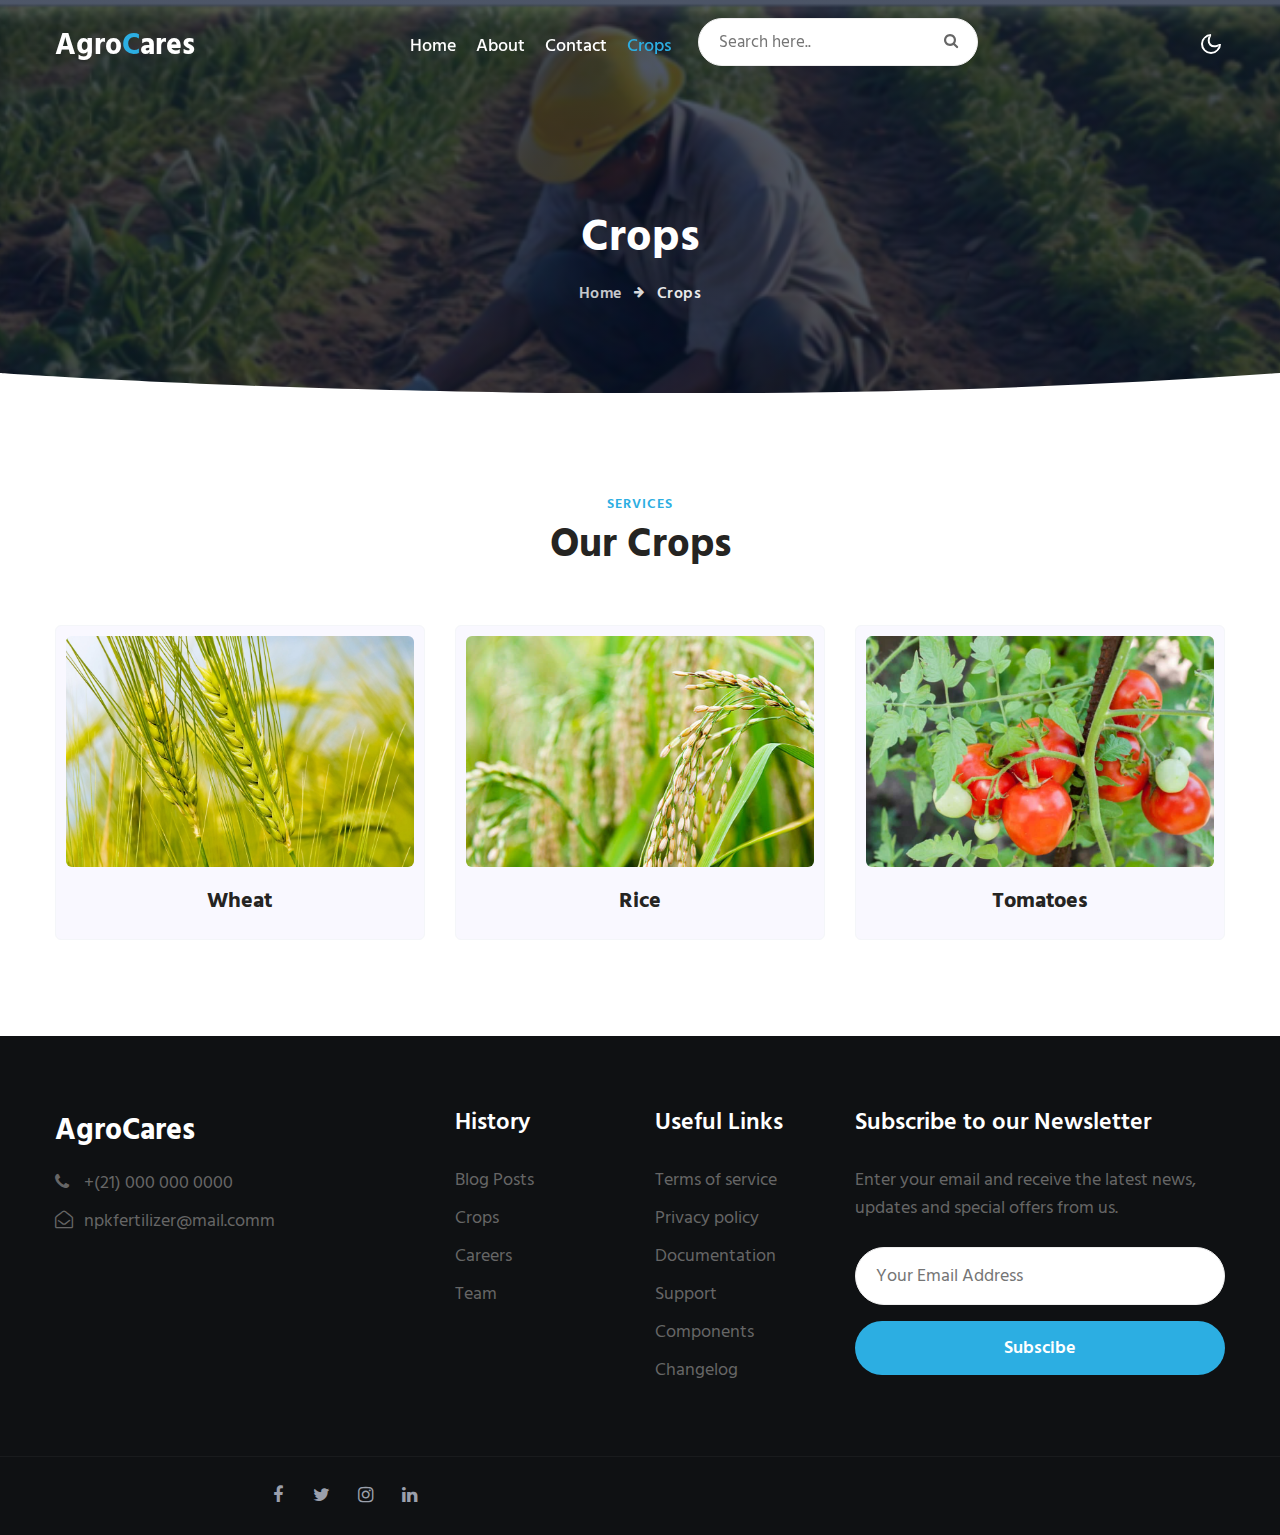
<file: services.html>
<!--
Author: W3layouts
Author URL: http://w3layouts.com
-->
<!doctype html>
<html lang="zxx">

<head>
  <!-- Required meta tags -->
  <meta charset="utf-8">
  <meta name="viewport" content="width=device-width, initial-scale=1, shrink-to-fit=no">
  <meta name="keywords"
    content="Medick Responsive web template, Bootstrap Web Templates, Android Compatible web template, Smartphone Compatible web template, free webdesigns for Nokia, Samsung, LG, SonyEricsson, Motorola web design" />
  
  <link href="//fonts.googleapis.com/css2?family=Hind+Siliguri:wght@400;500;600;700&display=swap"
    rel="stylesheet">
  <!-- Template CSS -->
  <link rel="stylesheet" href="assets/css/style-starter.css">
</head>

<body>
  <!--header-->
  <div class="header-w3l">
    <!-- header -->
    <header id="site-header" class="fixed-top">
      <div class="container">
        <nav class="navbar navbar-expand-lg stroke">
          <a class="navbar-brand" href="index.html">
            Agro<span class="sub-logo">C</span>ares</span>
          </a>
          <!-- if logo is image enable this   
            <a class="navbar-brand" href="#index.html">
                <img src="image-path" alt="Your logo" title="Your logo" style="height:35px;" />
            </a> -->
          <button class="navbar-toggler  collapsed bg-gradient" type="button" data-toggle="collapse"
            data-target="#navbarTogglerDemo02" aria-controls="navbarTogglerDemo02" aria-expanded="false"
            aria-label="Toggle navigation">
            <span class="navbar-toggler-icon fa icon-expand fa-bars"></span>
            <span class="navbar-toggler-icon fa icon-close fa-times"></span>
            </span>
          </button>

          <div class="collapse navbar-collapse" id="navbarTogglerDemo02">
            <ul class="navbar-nav mx-lg-auto">
              <li class="nav-item">
                <a class="nav-link" href="index.html">Home</a>
              </li>
              <li class="nav-item">
                <a class="nav-link" href="index.html#about">About</a>
             </li>  
              <li class="nav-item">
                <a class="nav-link" href="index.html#contact">Contact</a>
             </li>     
              <li class="nav-item active">
                <a class="nav-link"href="services.html">Crops</a>
              </li>
              
                   
              <li class="search-bar ml-lg-3 mr-lg-5 mt-lg-0 mt-4">
                <!--/search-right-->
                <form class="search position-relative">
                  <input type="search" class="search__input" name="search" placeholder="Search here.."
                    onload="equalWidth()" required="">
                  <span class="fa fa-search search__icon"></span>
                </form>

                <!--//search-right-->
              </li>

            </ul>

          </div>
          <!-- toggle switch for light and dark theme -->
          <div class="mobile-position">
            <nav class="navigation">
              <div class="theme-switch-wrapper">
                <label class="theme-switch" for="checkbox">
                  <input type="checkbox" id="checkbox">
                  <div class="mode-container">
                    <i class="gg-sun"></i>
                    <i class="gg-moon"></i>
                  </div>
                </label>
              </div>
            </nav>
          </div>
          <!-- //toggle switch for light and dark theme -->
        </nav>
      </div>
    </header>
    </div>
    <!-- //header -->
    <!--/breadcrumb-bg-->
    <div class="breadcrumb-bg w3l-inner-page-breadcrumb py-5">
      <div class="container pt-lg-5 pt-md-3 p-lg-4 pb-md-3 my-lg-3">
        <h2 class="title pt-5">Crops</h2>
        <ul class="breadcrumbs-custom-path mt-3 text-center">
          <li><a href="index.html">Home</a></li>
          <li class="active"><span class="fa fa-arrow-right mx-2" aria-hidden="true"></span> Crops </li>
        </ul>
      </div>
    </div>
  <!--//breadcrumb-bg-->
  <!-- banner bottom shape -->
  <div class="position-relative">
    <div class="shape overflow-hidden">
      <svg viewBox="0 0 2880 48" fill="none" xmlns="http://www.w3.org/2000/svg">
        <path d="M0 48H1437.5H2880V0H2160C1442.5 52 720 0 720 0H0V48Z" fill="currentColor"></path>
      </svg>
    </div>
  </div>
  <!-- banner bottom shape -->
  <!--/serices-6-->
  <section class="w3l-serices-6 py-5" id="services1">
    <div class="container py-lg-5 py-md-4 py-2">
      <div class="title-content text-center">
        <h6 class="title-subhny text-center">
          Services
        </h6>
        <h3 class="title-w3l mb-sm-5 mb-4 pb-sm-o pb-2 text-center">Our Crops</h3>
      </div>
      <div class="grids-area-hny text-center row mt-lg-4">
        <div class="col-lg-4 col-md-6 grids-feature">
          <div class="area-box icon-blue">
              <a href="wheat.html"> <img src="assets/images/wheat.png" alt="" class="img-fluid radius-image"></a>
              <h4><a href="wheat.html" class="title-head">Wheat</a></h4>
              <!--/des-->
          </div>
        </div>
        <div class="col-lg-4 col-md-6 grids-feature mt-md-0 mt-4">
          <div class="area-box icon-pink">
            <a href="rice.html"> <img src="assets/images/Rice.png" alt="" class="img-fluid radius-image"></a>
            <h4><a href="rice.html" class="title-head">Rice</a></h4>
        <!--//des-->
          </div>
        </div>
        <div class="col-lg-4 col-md-6 grids-feature mt-lg-0 mt-4">
          <div class="area-box icon-yellow">
            <a href="tomatos.html"> <img src="assets/images/tomato.png" alt="" class="img-fluid radius-image"></a>
            <h4><a href="tomatos.html" class="title-head">Tomatoes</a></h4>
        <!--//des-->
          </div>
        </div>
      </div>
    </div>
  </section>
  <!--//services-6-->
  <!-- footer -->
  <section class="w3l-footer-29-main">
    <div class="footer-29 py-5">
      <div class="container py-lg-4">
        <div class="row footer-top-29">
          <div class="col-lg-4 col-md-6 col-sm-7 footer-list-29 footer-1 pr-lg-5">
            <div class="footer-logo mb-3">
              <a class="navbar-brand" href="index.html">AgroCares</a>
            </div>
            <p></p>
            <ul class="mt-3">
              <li><a href="tel:+(21) 000 000 0000"><span class="fa fa-phone"></span> +(21) 000 000 0000</a></li>
              <li><a href="mailto:npkfertilizer@mail.com" class="mail"><span class="fa fa-envelope-open-o"></span>
                npkfertilizer@mail.comm</a></li>
            </ul>
          </div>
          <div class="col-lg-2 col-md-6 col-sm-5 col-6 footer-list-29 footer-2 mt-sm-0 mt-5">

            <ul>
             <h6 class="footer-title-29">History</h6>
              <li><a href="blog.html"> Blog Posts</a></li>
              <li><a href="services.html">Crops</a></li>
              <li><a href="#careers"> Careers</a></li>
              <li><a href="about.html">Team</a></li>
            </ul>
          </div>
          <div class="col-lg-2 col-md-6 col-sm-5 col-6 footer-list-29 footer-3 mt-lg-0 mt-5">
            <h6 class="footer-title-29">Useful Links</h6>
            <ul>
              <li><a href="#terms">Terms of service</a></li>
              <li><a href="#privacy"> Privacy policy</a></li>
              <li><a href="#doc"> Documentation</a></li>
              <li><a href="#support"> Support</a></li>
              <li><a href="#components"> Components</a></li>
              <li><a href="#changelog"> Changelog</a></li>
            </ul>

          </div>
          <div class="col-lg-4 col-md-6 col-sm-7 footer-list-29 footer-4 mt-lg-0 mt-5">
            <h6 class="footer-title-29">Subscribe to our Newsletter </h6>
            <p>Enter your email and receive the latest news, updates and special offers from us.</p>

            <form action="#" class="subscribe" method="post">
              <input type="email" name="email" placeholder="Your Email Address" required="">
              <button class="btn btn-style btn-primary w-100 mt-3">Subscibe</button>
            </form>
          </div>
        </div>
      </div>
    </div>
  </section>

  <!-- //footer -->

  <!-- copyright -->
  <section class="w3l-copyright">
    <div class="container">
      <div class="row bottom-copies">
        <div class="col-lg-4 main-social-footer-29">
          <a href="#facebook" class="facebook"><span class="fa fa-facebook"></span></a>
          <a href="#twitter" class="twitter"><span class="fa fa-twitter"></span></a>
          <a href="#instagram" class="instagram"><span class="fa fa-instagram"></span></a>
          <a href="#linkedin" class="linkedin"><span class="fa fa-linkedin"></span></a>
        </div>

      </div>
    </div>

    <!-- move top -->
    <button onclick="topFunction()" id="movetop" title="Go to top">
      &#10548;
    </button>
    <script>
      // When the user scrolls down 20px from the top of the document, show the button
      window.onscroll = function () {
        scrollFunction()
      };

      function scrollFunction() {
        if (document.body.scrollTop > 20 || document.documentElement.scrollTop > 20) {
          document.getElementById("movetop").style.display = "block";
        } else {
          document.getElementById("movetop").style.display = "none";
        }
      }

      // When the user clicks on the button, scroll to the top of the document
      function topFunction() {
        document.body.scrollTop = 0;
        document.documentElement.scrollTop = 0;
      }
    </script>
    <!-- /move top -->
  </section>
  <!-- //copyright -->
  <!--//footer-->
  <!-- Template JavaScript -->
  <script src="assets/js/jquery-3.3.1.min.js"></script>
  <script src="assets/js/theme-change.js"></script>

  <!-- disable body scroll which navbar is in active -->
  <script>
    $(function () {
      $('.navbar-toggler').click(function () {
        $('body').toggleClass('noscroll');
      })
    });
  </script>
  <!-- disable body scroll which navbar is in active -->

  <!--/MENU-JS-->
  <script>
    $(window).on("scroll", function () {
      var scroll = $(window).scrollTop();

      if (scroll >= 80) {
        $("#site-header").addClass("nav-fixed");
      } else {
        $("#site-header").removeClass("nav-fixed");
      }
    });

    //Main navigation Active Class Add Remove
    $(".navbar-toggler").on("click", function () {
      $("header").toggleClass("active");
    });
    $(document).on("ready", function () {
      if ($(window).width() > 991) {
        $("header").removeClass("active");
      }
      $(window).on("resize", function () {
        if ($(window).width() > 991) {
          $("header").removeClass("active");
        }
      });
    });
  </script>
  <!--//MENU-JS-->


  <script src="assets/js/bootstrap.min.js"></script>

</body>

</html>
</file>
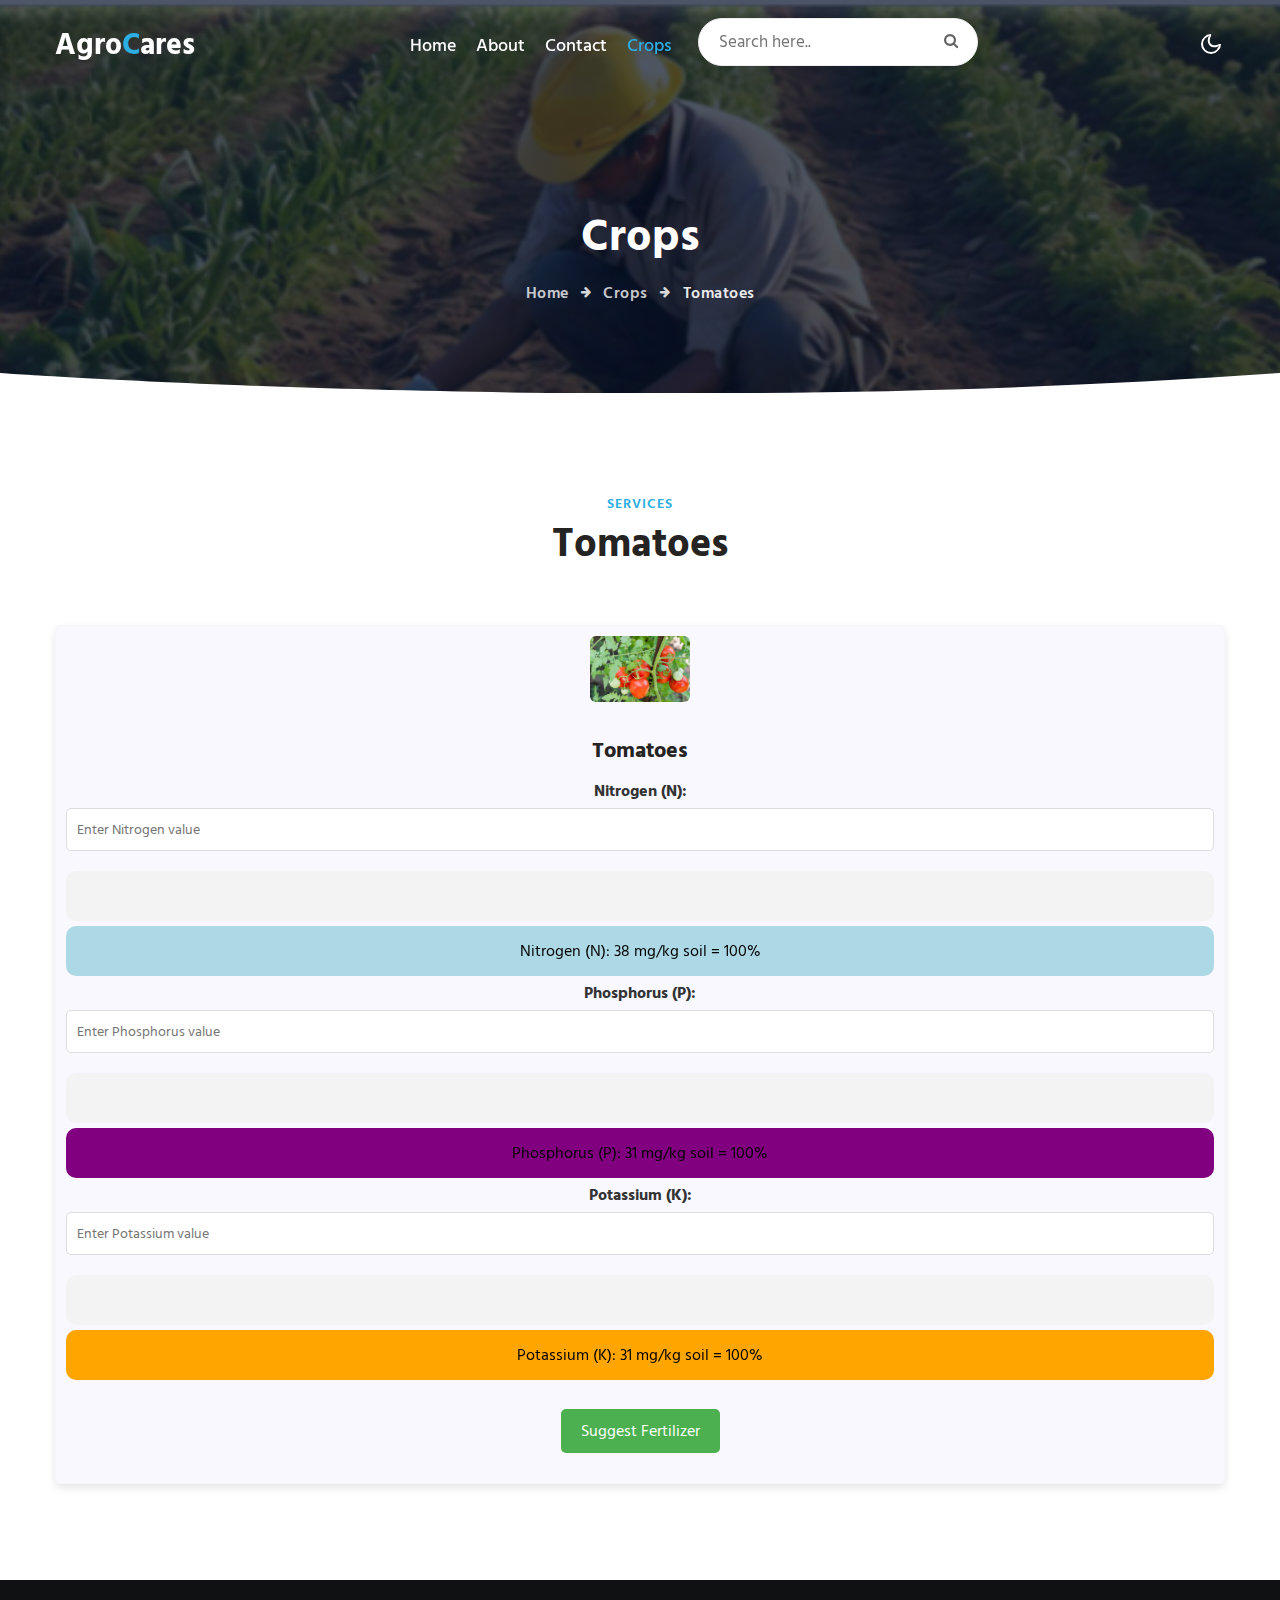
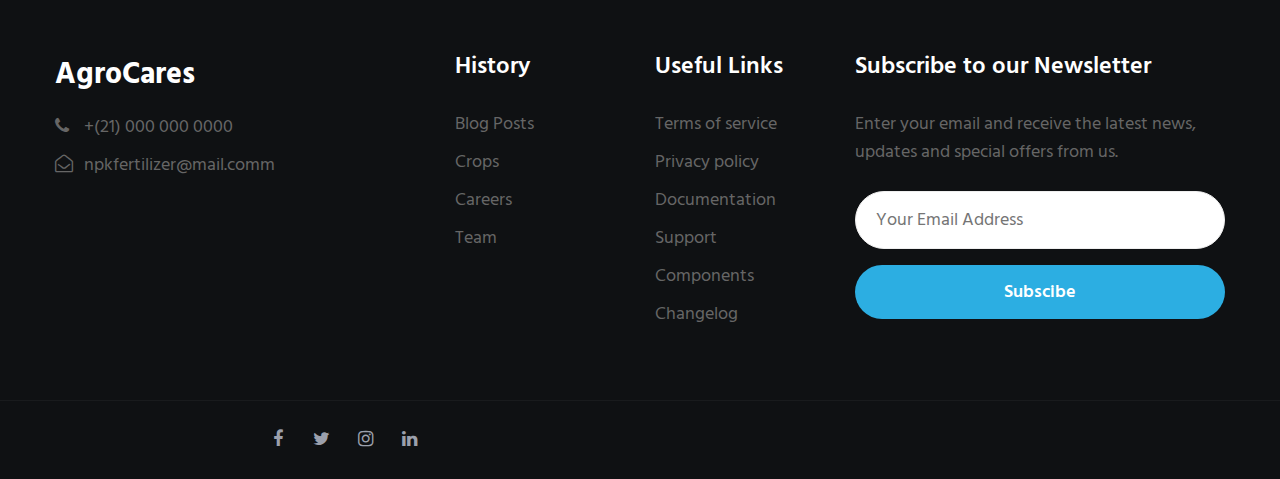
<file: tomatos.html>
<!--
Author: W3layouts
Author URL: http://w3layouts.com
-->
<!doctype html>
<html lang="zxx">

<head>
  <!-- Required meta tags -->
  <meta charset="utf-8">
  <meta name="viewport" content="width=device-width, initial-scale=1, shrink-to-fit=no">
  <meta name="keywords"
    content="Medick Responsive web template, Bootstrap Web Templates, Android Compatible web template, Smartphone Compatible web template, free webdesigns for Nokia, Samsung, LG, SonyEricsson, Motorola web design" />
  
  <link href="//fonts.googleapis.com/css2?family=Hind+Siliguri:wght@400;500;600;700&display=swap"
    rel="stylesheet">
  <!-- Template CSS -->
  <link rel="stylesheet" href="../assets/css/style-starter.css">

</head>

<body>
  <!--header-->
  <div class="header-w3l">
    <!-- header -->
    <header id="site-header" class="fixed-top">
      <div class="container">
        <nav class="navbar navbar-expand-lg stroke">
          <a class="navbar-brand" href="index.html">
            Agro<span class="sub-logo">C</span>ares</span>
          </a>
          <!-- if logo is image enable this   
            <a class="navbar-brand" href="#index.html">
                <img src="image-path" alt="Your logo" title="Your logo" style="height:35px;" />
            </a> -->
          <button class="navbar-toggler  collapsed bg-gradient" type="button" data-toggle="collapse"
            data-target="#navbarTogglerDemo02" aria-controls="navbarTogglerDemo02" aria-expanded="false"
            aria-label="Toggle navigation">
            <span class="navbar-toggler-icon fa icon-expand fa-bars"></span>
            <span class="navbar-toggler-icon fa icon-close fa-times"></span>
            </span>
          </button>

          <div class="collapse navbar-collapse" id="navbarTogglerDemo02">
            <ul class="navbar-nav mx-lg-auto">
              <li class="nav-item">
                <a class="nav-link" href="index.html">Home</a>
              </li>
              <li class="nav-item">
                <a class="nav-link" href="index.html#about">About</a>
             </li>  
              <li class="nav-item">
                <a class="nav-link" href="index.html#contact">Contact</a>
             </li>     
              <li class="nav-item active">
                <a class="nav-link"href="services.html">Crops</a>
              </li>
              
                   
              <li class="search-bar ml-lg-3 mr-lg-5 mt-lg-0 mt-4">
                <!--/search-right-->
                <form class="search position-relative">
                  <input type="search" class="search__input" name="search" placeholder="Search here.."
                    onload="equalWidth()" required="">
                  <span class="fa fa-search search__icon"></span>
                </form>

                <!--//search-right-->
              </li>

            </ul>

          </div>
          <!-- toggle switch for light and dark theme -->
          <div class="mobile-position">
            <nav class="navigation">
              <div class="theme-switch-wrapper">
                <label class="theme-switch" for="checkbox">
                  <input type="checkbox" id="checkbox">
                  <div class="mode-container">
                    <i class="gg-sun"></i>
                    <i class="gg-moon"></i>
                  </div>
                </label>
              </div>
            </nav>
          </div>
          <!-- //toggle switch for light and dark theme -->
        </nav>
      </div>
    </header>
    </div>
    <!-- //header -->
    <!--/breadcrumb-bg-->
    <div class="breadcrumb-bg w3l-inner-page-breadcrumb py-5">
      <div class="container pt-lg-5 pt-md-3 p-lg-4 pb-md-3 my-lg-3">
        <h2 class="title pt-5">Crops</h2>
        <ul class="breadcrumbs-custom-path mt-3 text-center">
          <li><a href="index.html">Home</a></li>
          <li class="active"><span class="fa fa-arrow-right mx-2" aria-hidden="true"></span> </li>
          <li><a href="services.html">Crops</a></li>
          <li class="active"><span class="fa fa-arrow-right mx-2" aria-hidden="true"></span> Tomatoes </li>
        </ul>
      </div>
    </div>
  <!--//breadcrumb-bg-->
  <!-- banner bottom shape -->
  <div class="position-relative">
    <div class="shape overflow-hidden">
      <svg viewBox="0 0 2880 48" fill="none" xmlns="http://www.w3.org/2000/svg">
        <path d="M0 48H1437.5H2880V0H2160C1442.5 52 720 0 720 0H0V48Z" fill="currentColor"></path>
      </svg>
    </div>
  </div>
  <!-- banner bottom shape -->
  <!--/serices-6-->
  <section class="w3l-serices-6 py-5" id="services1">
    <div class="container py-lg-5 py-md-4 py-2">
      <div class="title-content text-center">
        <h6 class="title-subhny text-center">
          Services
        </h6>
        <h3 class="title-w3l mb-sm-5 mb-4 pb-sm-o pb-2 text-center">Tomatoes</h3>
      </div>
      <div class="grids-area-hny text-center row mt-lg-4">

        <!-- NPK Calculator Section -->
        <div class="col-lg-12 col-md-12 grids-feature mt-lg-0 mt-4">
          <div class="area-box icon-yellow npk-calculator-container">
              <a href="#">
                  <img src="assets/images/tomato.png" alt="" class="img-fluid radius-image">
              </a>
              <h4><a href="#feature" class="title-head">Tomatoes</a></h4>
      
              <!-- NPK Calculator Form -->
              <form id="npk-calculator" class="npk-form">
                <label for="nitrogen">Nitrogen (N):</label>
                <input type="number" id="nitrogen" name="nitrogen" placeholder="Enter Nitrogen value" required oninput="updateProgress()"><br>
                <div class="progress-container" style="position: relative; width: 100%; height: 50px; background-color: #f3f3f3;">
                    <div id="nitrogen-progress" class="progress-bar" style="height: 100%; text-align: center; line-height: 20px; color: white;"></div>
                </div>
                <div class="progress-item">
                    <div class="progress-container">
                    <div id="nitrogen-progress" class="progress-bar" style="width: 100%; background: #ADD8E6;color: black;">
                        <span class="progress-label">Nitrogen (N): 38 mg/kg soil = 100%</span>
                    </div>
                  </div>
                </div>
                
                <label for="phosphorus">Phosphorus (P):</label>
                <input type="number" id="phosphorus" name="phosphorus" placeholder="Enter Phosphorus value" required oninput="updateProgress()"><br>
                <div class="progress-container" style="position: relative; width: 100%; height: 50px; background-color: #f3f3f3;">
                    <div id="phosphorus-progress" class="progress-bar" style="height: 100%; text-align: center; line-height: 20px; color: white;"></div>
                </div>
                <div class="progress-item">
                  <div class="progress-container">
                  <div id="nitrogen-progress" class="progress-bar" style="width: 100%; background: #800080;color: black;">
                      <span class="progress-label">Phosphorus (P): 31 mg/kg soil = 100%</span>
                  </div>
                </div>
              </div>
                
                <label for="potassium">Potassium (K):</label>
                <input type="number" id="potassium" name="potassium" placeholder="Enter Potassium value" required oninput="updateProgress()"><br>
                <div class="progress-container" style="position: relative; width: 100%; height: 50px; background-color: #f3f3f3;">
                    <div id="potassium-progress" class="progress-bar" style="height: 100%; text-align: center; line-height: 20px; color: white;"></div>
                </div>
                <div class="progress-item">
                  <div class="progress-container">
                  <div id="nitrogen-progress" class="progress-bar" style="width: 100%; background: #FFA500;color: black;">
                      <span class="progress-label">Potassium (K): 31 mg/kg soil = 100%</span>
                  </div>
                </div>
              </div>
              <br>
                <button type="button" onclick="calculateFertilizer()" class="suggest-btn">Suggest Fertilizer</button>
              </form>
      
              <!-- Suggestion Display -->
              <div id="fertilizer-suggestion" class="suggestion-box"></div>

            <!-- Fertilizer Modal -->
            <div id="fertilizerModal" class="modal">
              <div class="modal-content">
                <span class="close">&times;</span>
                <h3>Fertilizer Suggestions</h3>
                <table id="fertilizer-table" style="width: 100%; text-align: left;">
                  <thead>
                    <tr>
                      <th>Fertilizer</th>
                      <th>Suggestion</th>
                      <th>Per Acre</th>
                    </tr>
                  </thead>
                  <tbody id="fertilizer-result">
                    <!-- Table rows will be inserted here -->
                  </tbody>
                </table>
                <br>
                <br>
                <table id="fertilizer-table" style="width: 100%; text-align: left;">
                  <thead>
                    <tr>
                      <th>Week 1</th>
                      <th>week 2</th>
                      <th>week 3</th>
                      <th>week 4</th>
                      <th>week 5</th>
                    </tr>
                  </thead>
                  <tbody>
                    <tr>
                      <td>Urea 10kg</td>
                      <td>Urea 10kg</td>
                      <td>Urea 10kg</td>
                      <td> </td>
                      <td>Urea 10kg</td>
                    </tr>
                  </tbody>
                </table>
              </div>
            </div>


          </div>
      </div>
      </div>
      </div>
    </div>
  </section>
  <!--//services-6-->
  <!-- footer -->
  <section class="w3l-footer-29-main">
    <div class="footer-29 py-5">
      <div class="container py-lg-4">
        <div class="row footer-top-29">
          <div class="col-lg-4 col-md-6 col-sm-7 footer-list-29 footer-1 pr-lg-5">
            <div class="footer-logo mb-3">
              <a class="navbar-brand" href="index.html">AgroCares</a>
            </div>
            <p></p>
            <ul class="mt-3">
              <li><a href="tel:+(21) 000 000 0000"><span class="fa fa-phone"></span> +(21) 000 000 0000</a></li>
              <li><a href="mailto:npkfertilizer@mail.com" class="mail"><span class="fa fa-envelope-open-o"></span>
                npkfertilizer@mail.comm</a></li>
            </ul>
          </div>
          <div class="col-lg-2 col-md-6 col-sm-5 col-6 footer-list-29 footer-2 mt-sm-0 mt-5">

            <ul>
             <h6 class="footer-title-29">History</h6>
              <li><a href="blog.html"> Blog Posts</a></li>
              <li><a href="services.html">Crops</a></li>
              <li><a href="#careers"> Careers</a></li>
              <li><a href="about.html">Team</a></li>
            </ul>
          </div>
          <div class="col-lg-2 col-md-6 col-sm-5 col-6 footer-list-29 footer-3 mt-lg-0 mt-5">
            <h6 class="footer-title-29">Useful Links</h6>
            <ul>
              <li><a href="#terms">Terms of service</a></li>
              <li><a href="#privacy"> Privacy policy</a></li>
              <li><a href="#doc"> Documentation</a></li>
              <li><a href="#support"> Support</a></li>
              <li><a href="#components"> Components</a></li>
              <li><a href="#changelog"> Changelog</a></li>
            </ul>

          </div>
          <div class="col-lg-4 col-md-6 col-sm-7 footer-list-29 footer-4 mt-lg-0 mt-5">
            <h6 class="footer-title-29">Subscribe to our Newsletter </h6>
            <p>Enter your email and receive the latest news, updates and special offers from us.</p>

            <form action="#" class="subscribe" method="post">
              <input type="email" name="email" placeholder="Your Email Address" required="">
              <button class="btn btn-style btn-primary w-100 mt-3">Subscibe</button>
            </form>
          </div>
        </div>
      </div>
    </div>
  </section>
  <!-- //footer -->

  <!-- copyright -->
  <section class="w3l-copyright">
    <div class="container">
      <div class="row bottom-copies">
        <div class="col-lg-4 main-social-footer-29">
          <a href="#facebook" class="facebook"><span class="fa fa-facebook"></span></a>
          <a href="#twitter" class="twitter"><span class="fa fa-twitter"></span></a>
          <a href="#instagram" class="instagram"><span class="fa fa-instagram"></span></a>
          <a href="#linkedin" class="linkedin"><span class="fa fa-linkedin"></span></a>
        </div>

      </div>
    </div>

    <!-- move top -->
    <button onclick="topFunction()" id="movetop" title="Go to top">
      &#10548;
    </button>
    <script>
      // When the user scrolls down 20px from the top of the document, show the button
      window.onscroll = function () {
        scrollFunction()
      };

      function scrollFunction() {
        if (document.body.scrollTop > 20 || document.documentElement.scrollTop > 20) {
          document.getElementById("movetop").style.display = "block";
        } else {
          document.getElementById("movetop").style.display = "none";
        }
      }

      // When the user clicks on the button, scroll to the top of the document
      function topFunction() {
        document.body.scrollTop = 0;
        document.documentElement.scrollTop = 0;
      }
    </script>
    <!-- /move top -->
  </section>
  <!-- //copyright -->
  <!--//footer-->
  <!-- Template JavaScript -->
  <script src="assets/js/jquery-3.3.1.min.js"></script>
  <script src="assets/js/theme-change.js"></script>

  <!-- disable body scroll which navbar is in active -->
  <script>
    $(function () {
      $('.navbar-toggler').click(function () {
        $('body').toggleClass('noscroll');
      })
    });
  </script>
  <!-- disable body scroll which navbar is in active -->

  <!--/MENU-JS-->
  <script>
    $(window).on("scroll", function () {
      var scroll = $(window).scrollTop();

      if (scroll >= 80) {
        $("#site-header").addClass("nav-fixed");
      } else {
        $("#site-header").removeClass("nav-fixed");
      }
    });

    //Main navigation Active Class Add Remove
    $(".navbar-toggler").on("click", function () {
      $("header").toggleClass("active");
    });
    $(document).on("ready", function () {
      if ($(window).width() > 991) {
        $("header").removeClass("active");
      }
      $(window).on("resize", function () {
        if ($(window).width() > 991) {
          $("header").removeClass("active");
        }
      });
    });
  </script>
  <script>

function updateProgress() {
    // Get input values
    const nitrogenValue = document.getElementById("nitrogen").value || 0;
    const phosphorusValue = document.getElementById("phosphorus").value || 0;
    const potassiumValue = document.getElementById("potassium").value || 0;
    
    // Select progress bar elements
    const nitrogenProgress = document.getElementById("nitrogen-progress");
    const phosphorusProgress = document.getElementById("phosphorus-progress");
    const potassiumProgress = document.getElementById("potassium-progress");
    
    // Calculate percentages
    const nitrogenPercent = (nitrogenValue / 38) * 100;
    const phosphorusPercent = (phosphorusValue / 31) * 100;
    const potassiumPercent = (potassiumValue / 31) * 100;

    // Nitrogen logic
    if (nitrogenValue > 38) {
        nitrogenProgress.style.backgroundColor = 'red';
        nitrogenProgress.textContent = 'Exceed';
    } else {
        nitrogenProgress.style.backgroundColor = '#ADD8E6';
        nitrogenProgress.textContent = Math.round(nitrogenPercent) + '%';
    }
    nitrogenProgress.style.width = nitrogenPercent + '%';
    
    // Phosphorus logic
    if (phosphorusValue > 31) {
        phosphorusProgress.style.backgroundColor = 'red';
        phosphorusProgress.textContent = 'Exceed';
    } else {
        phosphorusProgress.style.backgroundColor = '#800080';
        phosphorusProgress.textContent = Math.round(phosphorusPercent) + '%';
    }
    phosphorusProgress.style.width = phosphorusPercent + '%';
    
    // Potassium logic
    if (potassiumValue > 31) {
        potassiumProgress.style.backgroundColor = 'red';
        potassiumProgress.textContent = 'Exceed';
    } else {
        potassiumProgress.style.backgroundColor = '#FFA500';
        potassiumProgress.textContent = Math.round(potassiumPercent) + '%';
    }
    potassiumProgress.style.width = potassiumPercent + '%';
}


// Get modal elements
var modal = document.getElementById("fertilizerModal");
var closeBtn = document.getElementsByClassName("close")[0];

// Show the modal when the button is clicked
function calculateFertilizer() {
  var nitrogen = parseFloat(document.getElementById('nitrogen').value) || 0;
  var phosphorus = parseFloat(document.getElementById('phosphorus').value) || 0;
  var potassium = parseFloat(document.getElementById('potassium').value) || 0;

  var Nitrogen_s = 38 - nitrogen; // 19 is the threshold for nitrogen
  var urea = (130/38)*Nitrogen_s;

  var Phosphorus_s = 31 - phosphorus; // 19 is the threshold for phosphorus
  var dap = (155/31) * Phosphorus_s; 

  var Potassium_s = 31 - potassium; // 19 is the threshold for phosphorus
  var mop = (45/31) * Potassium_s;

  // Calculate number of urea bags
  var urearemainingKg = urea % 50; // Calculates the remaining urea that doesn't fit into full bags
  var dapremainingKg = dap % 50; // Calculates the remaining urea that doesn't fit into full bags
  var mopremainingKg = mop % 50; // Calculates the remaining urea that doesn't fit into full bags
  
  var ureaBags = Math.floor(urea / 50); // 1 bag = 46 kg, rounding up the number of bags
  var dapBags = Math.floor(dap / 50); // 1 bag = 46 kg, rounding up the number of bags
  var mopBags = Math.floor(mop / 50); // 1 bag = 46 kg, rounding up the number of bags

  var tableContent = "";
  
  // Check values and provide suggestions in rows
  if (nitrogen < 38) { // Nitrogen value below 19 means we need more nitrogen
    tableContent += `<tr>
                      <td>Urea</td>
                      <td>Nitrogen-rich fertilizers like Urea</td>`;

                      if (urea >= 50) {
                        // Only show bags if urea is greater than 50
                        if (ureaBags === 1 && urearemainingKg > 0) {
                          // If only 1 bag and there is a remainder
                          tableContent += `<td>1 bag and ${urearemainingKg.toFixed(2)} kg</td>`;
                        } else if (ureaBags > 1 && urearemainingKg > 0) {
                          // If more than 1 bag and there is a remainder
                          tableContent += `<td>${ureaBags} bags and ${urearemainingKg.toFixed(2)} kg</td>`;
                        } else {
                          // If no remainder, show only bags
                          tableContent += `<td>${ureaBags} bag${ureaBags > 1 ? 's' : ''}</td>`;
                        }
                      } else {
                        // If urea is less than or equal to 50, show in kg
                        tableContent += `<td>${urea.toFixed(2)} kg</td>`;
                      }

    tableContent += `</tr>`; // Close the row after adding the final cell

  }
  
  else {
    tableContent += "<tr><td>Urea</td><td>Nitrogen levels are sufficient</td><td>0 kg</td></tr>";
  }
  if (phosphorus < 31) {
    tableContent += `<tr>
                      <td>SSP</td>
                      <td>Phosphorus-rich fertilizers like SSP</td>`;

                      if (dap >= 50) {
                        // Only show bags if urea is greater than 50
                        if (dapBags === 1 && dapremainingKg > 0) {
                          // If only 1 bag and there is a remainder
                          tableContent += `<td>1 bag and ${dapremainingKg.toFixed(2)} kg</td>`;
                        } else if (dapBags > 1 && dapremainingKg > 0) {
                          // If more than 1 bag and there is a remainder
                          tableContent += `<td>${dapBags} bags and ${dapremainingKg.toFixed(2)} kg</td>`;
                        } else {
                          // If no remainder, show only bags
                          tableContent += `<td>${dapBags} bag${dapBags > 1 ? 's' : ''}</td>`;
                        }
                      } else {
                        // If urea is less than or equal to 50, show in kg
                        tableContent += `<td>${dap.toFixed(2)} kg</td>`;
                      }

    tableContent += `</tr>`; // Close the row after adding the final cell
  }
  else {
    tableContent += "<tr><td>SSP</td><td>Phosphorus levels are sufficient</td><td>0 kg</td></tr>";
  }
  if (potassium < 31) {
    tableContent += `<tr>
                      <td>MOP</td>
                      <td>Potassium-rich fertilizers like MOP</td>`;

                      if (mop >= 50) {
                        // Only show bags if urea is greater than 50
                        if (mopBags === 1 && mopremainingKg > 0) {
                          // If only 1 bag and there is a remainder
                          tableContent += `<td>1 bag and ${mopremainingKg.toFixed(2)} kg</td>`;
                        } else if (mopBags > 1 && mopremainingKg > 0) {
                          // If more than 1 bag and there is a remainder
                          tableContent += `<td>${mopBags} bags and ${mopremainingKg.toFixed(2)} kg</td>`;
                        } else {
                          // If no remainder, show only bags
                          tableContent += `<td>${mopBags} bag${dapBags > 1 ? 's' : ''}</td>`;
                        }
                      } else {
                        // If urea is less than or equal to 50, show in kg
                        tableContent += `<td>${mop.toFixed(2)} kg</td>`;
                      }

    tableContent += `</tr>`; // Close the row after adding the final cell
  }
  else {
    tableContent += "<tr><td>MOP</td><td>Potassium levels are sufficient</td><td>0 kg</td></tr>";
  }

  // If no suggestions, indicate sufficient nutrients
  tableContent = tableContent || "<tr><td colspan='2'>Your soil has sufficient nutrients!</td></tr>";

  // Update the table content and show modal
  document.getElementById('fertilizer-result').innerHTML = tableContent;
  document.getElementById("fertilizerModal").style.display = "flex"; // Show the modal
}

// Close modal functionality
document.getElementsByClassName("close")[0].onclick = function() {
  document.getElementById("fertilizerModal").style.display = "none";
}

  </script>
  <!--//MENU-JS-->


  <script src="assets/js/bootstrap.min.js"></script>

</body>

</html>
</file>
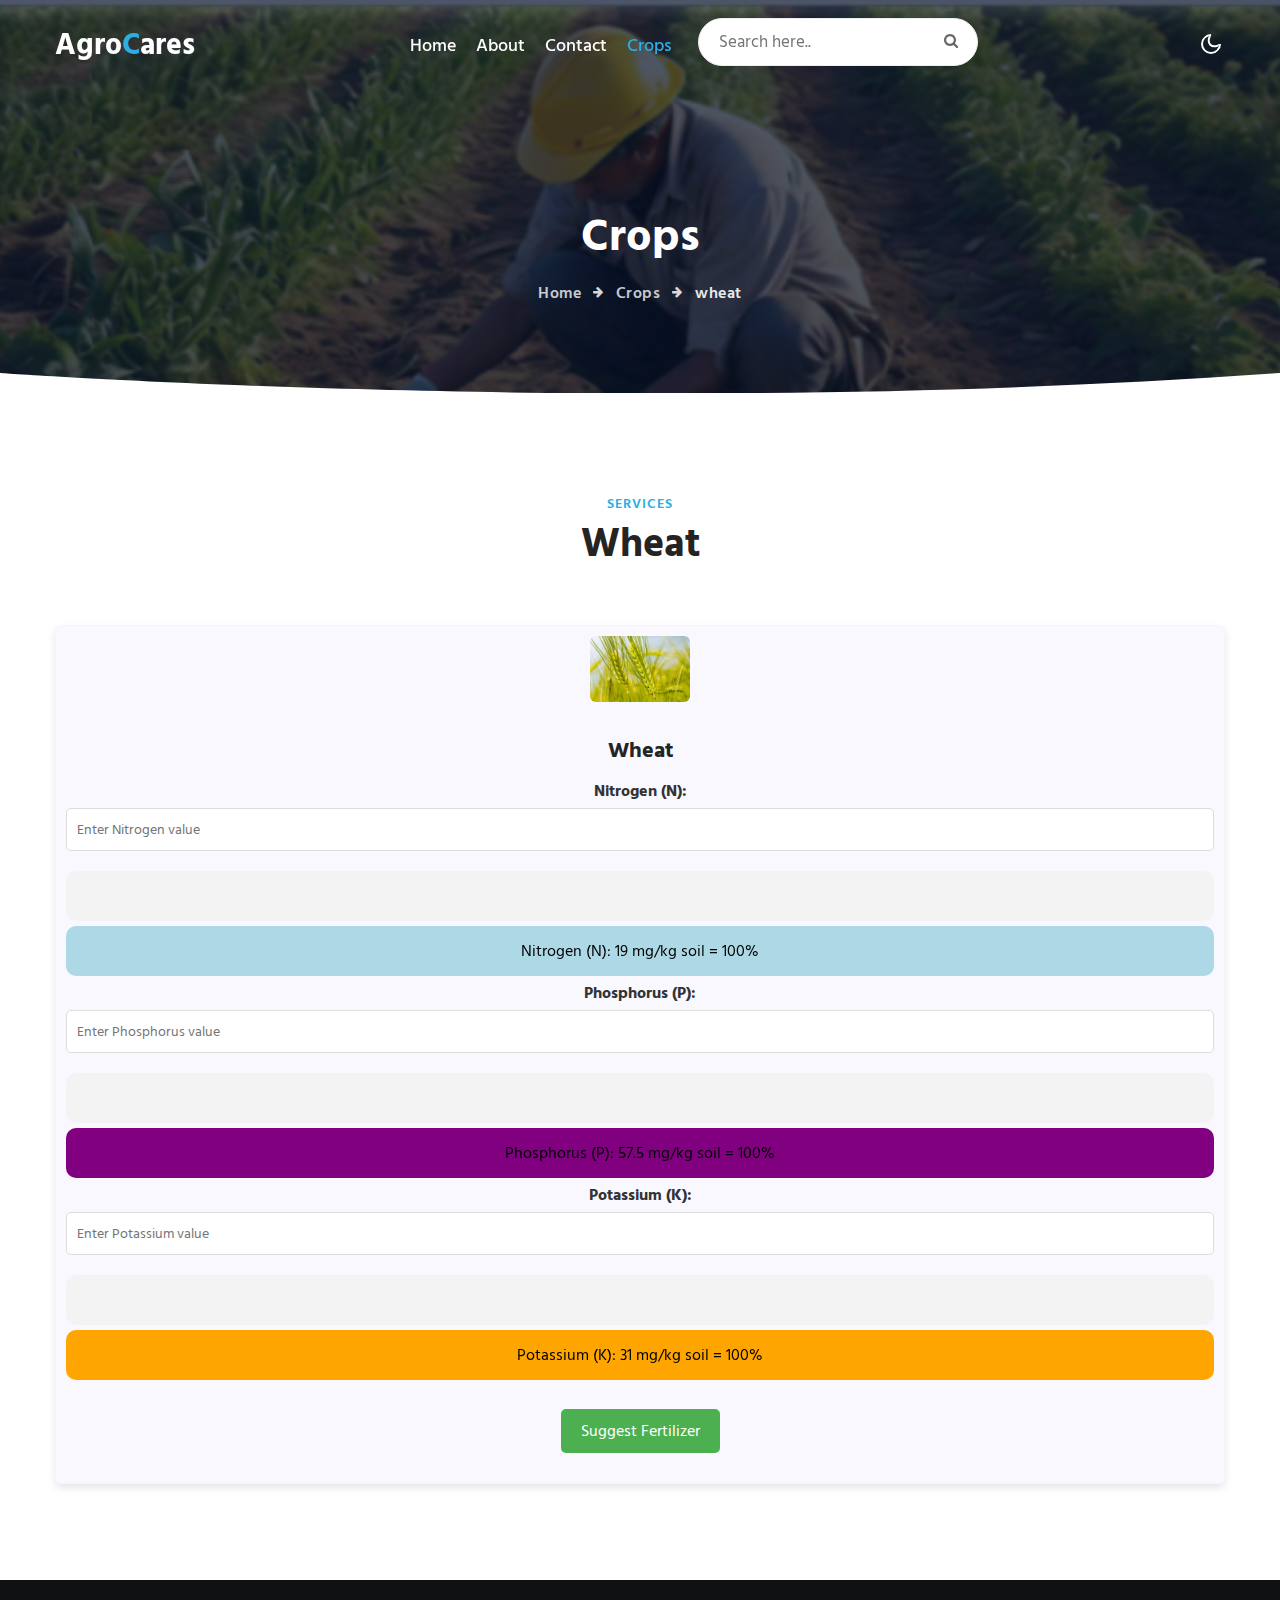
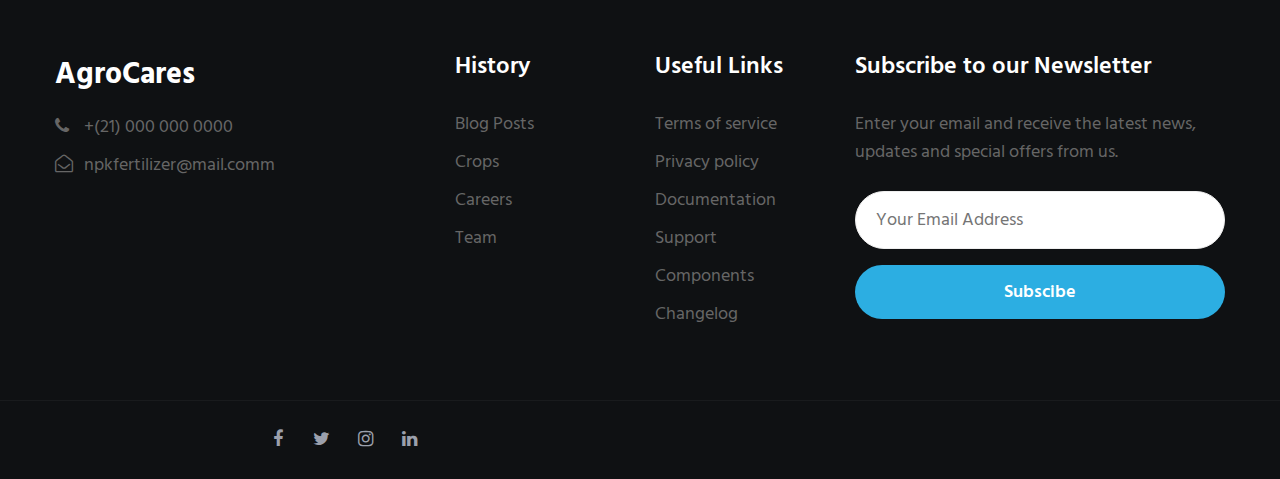
<file: wheat.html>
<!--
Author: W3layouts
Author URL: http://w3layouts.com
-->
<!doctype html>
<html lang="zxx">

<head>
  <!-- Required meta tags -->
  <meta charset="utf-8">
  <meta name="viewport" content="width=device-width, initial-scale=1, shrink-to-fit=no">
  <meta name="keywords"
    content="Medick Responsive web template, Bootstrap Web Templates, Android Compatible web template, Smartphone Compatible web template, free webdesigns for Nokia, Samsung, LG, SonyEricsson, Motorola web design" />
  
  <link href="//fonts.googleapis.com/css2?family=Hind+Siliguri:wght@400;500;600;700&display=swap"
    rel="stylesheet">
  <!-- Template CSS -->
  <link rel="stylesheet" href="../assets/css/style-starter.css">

</head>

<body>
  <!--header-->
  <div class="header-w3l">
    <!-- header -->
    <header id="site-header" class="fixed-top">
      <div class="container">
        <nav class="navbar navbar-expand-lg stroke">
          <a class="navbar-brand" href="index.html">
            Agro<span class="sub-logo">C</span>ares</span>
          </a>
          <!-- if logo is image enable this   
            <a class="navbar-brand" href="#index.html">
                <img src="image-path" alt="Your logo" title="Your logo" style="height:35px;" />
            </a> -->
          <button class="navbar-toggler  collapsed bg-gradient" type="button" data-toggle="collapse"
            data-target="#navbarTogglerDemo02" aria-controls="navbarTogglerDemo02" aria-expanded="false"
            aria-label="Toggle navigation">
            <span class="navbar-toggler-icon fa icon-expand fa-bars"></span>
            <span class="navbar-toggler-icon fa icon-close fa-times"></span>
            </span>
          </button>

          <div class="collapse navbar-collapse" id="navbarTogglerDemo02">
            <ul class="navbar-nav mx-lg-auto">
              <li class="nav-item">
                <a class="nav-link" href="index.html">Home</a>
              </li>
              <li class="nav-item">
                <a class="nav-link" href="index.html#about">About</a>
             </li>  
              <li class="nav-item">
                <a class="nav-link" href="index.html#contact">Contact</a>
             </li>     
              <li class="nav-item active">
                <a class="nav-link"href="services.html">Crops</a>
              </li>
              
                   
              <li class="search-bar ml-lg-3 mr-lg-5 mt-lg-0 mt-4">
                <!--/search-right-->
                <form class="search position-relative">
                  <input type="search" class="search__input" name="search" placeholder="Search here.."
                    onload="equalWidth()" required="">
                  <span class="fa fa-search search__icon"></span>
                </form>

                <!--//search-right-->
              </li>

            </ul>

          </div>
          <!-- toggle switch for light and dark theme -->
          <div class="mobile-position">
            <nav class="navigation">
              <div class="theme-switch-wrapper">
                <label class="theme-switch" for="checkbox">
                  <input type="checkbox" id="checkbox">
                  <div class="mode-container">
                    <i class="gg-sun"></i>
                    <i class="gg-moon"></i>
                  </div>
                </label>
              </div>
            </nav>
          </div>
          <!-- //toggle switch for light and dark theme -->
        </nav>
      </div>
    </header>
    </div>
    <!-- //header -->
    <!--/breadcrumb-bg-->
    <div class="breadcrumb-bg w3l-inner-page-breadcrumb py-5">
      <div class="container pt-lg-5 pt-md-3 p-lg-4 pb-md-3 my-lg-3">
        <h2 class="title pt-5">Crops</h2>
        <ul class="breadcrumbs-custom-path mt-3 text-center">
          <li><a href="index.html">Home</a></li>
          <li class="active"><span class="fa fa-arrow-right mx-2" aria-hidden="true"></span> </li>
          <li><a href="services.html">Crops</a></li>
          <li class="active"><span class="fa fa-arrow-right mx-2" aria-hidden="true"></span> wheat </li>
        </ul>
      </div>
    </div>
  <!--//breadcrumb-bg-->
  <!-- banner bottom shape -->
  <div class="position-relative">
    <div class="shape overflow-hidden">
      <svg viewBox="0 0 2880 48" fill="none" xmlns="http://www.w3.org/2000/svg">
        <path d="M0 48H1437.5H2880V0H2160C1442.5 52 720 0 720 0H0V48Z" fill="currentColor"></path>
      </svg>
    </div>
  </div>
  <!-- banner bottom shape -->
  <!--/serices-6-->
  <section class="w3l-serices-6 py-5" id="services1">
    <div class="container py-lg-5 py-md-4 py-2">
      <div class="title-content text-center">
        <h6 class="title-subhny text-center">
          Services
        </h6>
        <h3 class="title-w3l mb-sm-5 mb-4 pb-sm-o pb-2 text-center">Wheat</h3>
      </div>
      <div class="grids-area-hny text-center row mt-lg-4">

        <!-- NPK Calculator Section -->
        <div class="col-lg-12 col-md-12 grids-feature mt-lg-0 mt-4">
          <div class="area-box icon-yellow npk-calculator-container">
              <a href="#">
                  <img src="assets/images/wheat.png" alt="" class="img-fluid radius-image">
              </a>
              <h4><a href="#feature" class="title-head">Wheat</a></h4>
      
              <!-- NPK Calculator Form -->
              <form id="npk-calculator" class="npk-form">
                <label for="nitrogen">Nitrogen (N):</label>
                <input type="number" id="nitrogen" name="nitrogen" placeholder="Enter Nitrogen value" required oninput="updateProgress()"><br>
                <div class="progress-container" style="position: relative; width: 100%; height: 50px; background-color: #f3f3f3;">
                    <div id="nitrogen-progress" class="progress-bar" style="height: 100%; text-align: center; line-height: 20px; color: white;"></div>
                </div>
                <div class="progress-item">
                    <div class="progress-container">
                    <div id="nitrogen-progress" class="progress-bar" style="width: 100%; background: #ADD8E6;color: black;">
                        <span class="progress-label">Nitrogen (N): 19 mg/kg soil = 100%</span>
                    </div>
                  </div>
                </div>
                
                <label for="phosphorus">Phosphorus (P):</label>
                <input type="number" id="phosphorus" name="phosphorus" placeholder="Enter Phosphorus value" required oninput="updateProgress()"><br>
                <div class="progress-container" style="position: relative; width: 100%; height: 50px; background-color: #f3f3f3;">
                    <div id="phosphorus-progress" class="progress-bar" style="height: 100%; text-align: center; line-height: 20px; color: white;"></div>
                </div>
                <div class="progress-item">
                  <div class="progress-container">
                  <div id="nitrogen-progress" class="progress-bar" style="width: 100%; background: #800080;color: black;">
                      <span class="progress-label">Phosphorus (P): 57.5 mg/kg soil = 100%</span>
                  </div>
                </div>
              </div>
                
                <label for="potassium">Potassium (K):</label>
                <input type="number" id="potassium" name="potassium" placeholder="Enter Potassium value" required oninput="updateProgress()"><br>
                <div class="progress-container" style="position: relative; width: 100%; height: 50px; background-color: #f3f3f3;">
                    <div id="potassium-progress" class="progress-bar" style="height: 100%; text-align: center; line-height: 20px; color: white;"></div>
                </div>
                <div class="progress-item">
                  <div class="progress-container">
                  <div id="nitrogen-progress" class="progress-bar" style="width: 100%; background: #FFA500;color: black;">
                      <span class="progress-label">Potassium (K): 31 mg/kg soil = 100%</span>
                  </div>
                </div>
              </div>
              <br>
                <button type="button" onclick="calculateFertilizer()" class="suggest-btn">Suggest Fertilizer</button>
              </form>
      
              <!-- Suggestion Display -->
              <div id="fertilizer-suggestion" class="suggestion-box"></div>

            <!-- Fertilizer Modal -->
            <div id="fertilizerModal" class="modal">
              <div class="modal-content">
                <span class="close">&times;</span>
                <h3>Fertilizer Suggestions</h3>
                <table id="fertilizer-table" style="width: 100%; text-align: left;">
                  <thead>
                    <tr>
                      <th>Fertilizer</th>
                      <th>Suggestion</th>
                      <th>Per Acre</th>
                    </tr>
                  </thead>
                  <tbody id="fertilizer-result">
                    <!-- Table rows will be inserted here -->
                  </tbody>
                </table>
                <br>
                <br>
                <table id="fertilizer-table" style="width: 100%; text-align: left;">
                  <thead>
                    <tr>
                      <th>Week 1</th>
                      <th>week 2</th>
                      <th>week 3</th>
                      <th>week 4</th>
                      <th>week 5</th>
                    </tr>
                  </thead>
                  <tbody>
                    <tr>
                      <td>Urea 10kg</td>
                      <td>Urea 10kg</td>
                      <td>Urea 10kg</td>
                      <td> </td>
                      <td>Urea 10kg</td>
                    </tr>
                  </tbody>
                </table>
              </div>
            </div>


          </div>
      </div>
      </div>
      </div>
    </div>
  </section>
  <!--//services-6-->
  <!-- footer -->
  <section class="w3l-footer-29-main">
    <div class="footer-29 py-5">
      <div class="container py-lg-4">
        <div class="row footer-top-29">
          <div class="col-lg-4 col-md-6 col-sm-7 footer-list-29 footer-1 pr-lg-5">
            <div class="footer-logo mb-3">
              <a class="navbar-brand" href="index.html">AgroCares</a>
            </div>
            <p></p>
            <ul class="mt-3">
              <li><a href="tel:+(21) 000 000 0000"><span class="fa fa-phone"></span> +(21) 000 000 0000</a></li>
              <li><a href="mailto:npkfertilizer@mail.com" class="mail"><span class="fa fa-envelope-open-o"></span>
                npkfertilizer@mail.comm</a></li>
            </ul>
          </div>
          <div class="col-lg-2 col-md-6 col-sm-5 col-6 footer-list-29 footer-2 mt-sm-0 mt-5">

            <ul>
             <h6 class="footer-title-29">History</h6>
              <li><a href="blog.html"> Blog Posts</a></li>
              <li><a href="services.html">Crops</a></li>
              <li><a href="#careers"> Careers</a></li>
              <li><a href="about.html">Team</a></li>
            </ul>
          </div>
          <div class="col-lg-2 col-md-6 col-sm-5 col-6 footer-list-29 footer-3 mt-lg-0 mt-5">
            <h6 class="footer-title-29">Useful Links</h6>
            <ul>
              <li><a href="#terms">Terms of service</a></li>
              <li><a href="#privacy"> Privacy policy</a></li>
              <li><a href="#doc"> Documentation</a></li>
              <li><a href="#support"> Support</a></li>
              <li><a href="#components"> Components</a></li>
              <li><a href="#changelog"> Changelog</a></li>
            </ul>

          </div>
          <div class="col-lg-4 col-md-6 col-sm-7 footer-list-29 footer-4 mt-lg-0 mt-5">
            <h6 class="footer-title-29">Subscribe to our Newsletter </h6>
            <p>Enter your email and receive the latest news, updates and special offers from us.</p>

            <form action="#" class="subscribe" method="post">
              <input type="email" name="email" placeholder="Your Email Address" required="">
              <button class="btn btn-style btn-primary w-100 mt-3">Subscibe</button>
            </form>
          </div>
        </div>
      </div>
    </div>
  </section>
  <!-- //footer -->

  <!-- copyright -->
  <section class="w3l-copyright">
    <div class="container">
      <div class="row bottom-copies">
        <div class="col-lg-4 main-social-footer-29">
          <a href="#facebook" class="facebook"><span class="fa fa-facebook"></span></a>
          <a href="#twitter" class="twitter"><span class="fa fa-twitter"></span></a>
          <a href="#instagram" class="instagram"><span class="fa fa-instagram"></span></a>
          <a href="#linkedin" class="linkedin"><span class="fa fa-linkedin"></span></a>
        </div>

      </div>
    </div>

    <!-- move top -->
    <button onclick="topFunction()" id="movetop" title="Go to top">
      &#10548;
    </button>
    <script>
      // When the user scrolls down 20px from the top of the document, show the button
      window.onscroll = function () {
        scrollFunction()
      };

      function scrollFunction() {
        if (document.body.scrollTop > 20 || document.documentElement.scrollTop > 20) {
          document.getElementById("movetop").style.display = "block";
        } else {
          document.getElementById("movetop").style.display = "none";
        }
      }

      // When the user clicks on the button, scroll to the top of the document
      function topFunction() {
        document.body.scrollTop = 0;
        document.documentElement.scrollTop = 0;
      }
    </script>
    <!-- /move top -->
  </section>
  <!-- //copyright -->
  <!--//footer-->
  <!-- Template JavaScript -->
  <script src="assets/js/jquery-3.3.1.min.js"></script>
  <script src="assets/js/theme-change.js"></script>

  <!-- disable body scroll which navbar is in active -->
  <script>
    $(function () {
      $('.navbar-toggler').click(function () {
        $('body').toggleClass('noscroll');
      })
    });
  </script>
  <!-- disable body scroll which navbar is in active -->

  <!--/MENU-JS-->
  <script>
    $(window).on("scroll", function () {
      var scroll = $(window).scrollTop();

      if (scroll >= 80) {
        $("#site-header").addClass("nav-fixed");
      } else {
        $("#site-header").removeClass("nav-fixed");
      }
    });

    //Main navigation Active Class Add Remove
    $(".navbar-toggler").on("click", function () {
      $("header").toggleClass("active");
    });
    $(document).on("ready", function () {
      if ($(window).width() > 991) {
        $("header").removeClass("active");
      }
      $(window).on("resize", function () {
        if ($(window).width() > 991) {
          $("header").removeClass("active");
        }
      });
    });
  </script>
  <script>

function updateProgress() {
    // Get input values
    const nitrogenValue = document.getElementById("nitrogen").value || 0;
    const phosphorusValue = document.getElementById("phosphorus").value || 0;
    const potassiumValue = document.getElementById("potassium").value || 0;
    
    // Select progress bar elements
    const nitrogenProgress = document.getElementById("nitrogen-progress");
    const phosphorusProgress = document.getElementById("phosphorus-progress");
    const potassiumProgress = document.getElementById("potassium-progress");
    
    // Calculate percentages
    const nitrogenPercent = (nitrogenValue / 19) * 100;
    const phosphorusPercent = (phosphorusValue / 57.5) * 100;
    const potassiumPercent = (potassiumValue / 31) * 100;

    // Nitrogen logic
    if (nitrogenValue > 19) {
        nitrogenProgress.style.backgroundColor = 'red';
        nitrogenProgress.textContent = 'Exceed';
    } else {
        nitrogenProgress.style.backgroundColor = '#ADD8E6';
        nitrogenProgress.textContent = Math.round(nitrogenPercent) + '%';
    }
    nitrogenProgress.style.width = nitrogenPercent + '%';
    
    // Phosphorus logic
    if (phosphorusValue > 57.5) {
        phosphorusProgress.style.backgroundColor = 'red';
        phosphorusProgress.textContent = 'Exceed';
    } else {
        phosphorusProgress.style.backgroundColor = '#800080';
        phosphorusProgress.textContent = Math.round(phosphorusPercent) + '%';
    }
    phosphorusProgress.style.width = phosphorusPercent + '%';
    
    // Potassium logic
    if (potassiumValue > 31) {
        potassiumProgress.style.backgroundColor = 'red';
        potassiumProgress.textContent = 'Exceed';
    } else {
        potassiumProgress.style.backgroundColor = '#FFA500';
        potassiumProgress.textContent = Math.round(potassiumPercent) + '%';
    }
    potassiumProgress.style.width = potassiumPercent + '%';
}


// Get modal elements
var modal = document.getElementById("fertilizerModal");
var closeBtn = document.getElementsByClassName("close")[0];

// Show the modal when the button is clicked
function calculateFertilizer() {
  var nitrogen = parseFloat(document.getElementById('nitrogen').value) || 0;
  var phosphorus = parseFloat(document.getElementById('phosphorus').value) || 0;
  var potassium = parseFloat(document.getElementById('potassium').value) || 0;

  var Nitrogen_s = 19 - nitrogen; // 19 is the threshold for nitrogen
  var urea = (100/19)*Nitrogen_s;

  var Phosphorus_s = 57.5 - phosphorus; // 19 is the threshold for phosphorus
  var dap = (100/57.5) * Phosphorus_s; 

  var Potassium_s = 31 - potassium; // 19 is the threshold for phosphorus
  var mop = (50/31) * Potassium_s;

  // Calculate number of urea bags
  var urearemainingKg = urea % 50; // Calculates the remaining urea that doesn't fit into full bags
  var dapremainingKg = dap % 50; // Calculates the remaining urea that doesn't fit into full bags
  var mopremainingKg = mop % 50; // Calculates the remaining urea that doesn't fit into full bags
  
  var ureaBags = Math.floor(urea / 50); // 1 bag = 46 kg, rounding up the number of bags
  var dapBags = Math.floor(dap / 50); // 1 bag = 46 kg, rounding up the number of bags
  var mopBags = Math.floor(mop / 50); // 1 bag = 46 kg, rounding up the number of bags

  var tableContent = "";
  
  // Check values and provide suggestions in rows
  if (nitrogen < 19) { // Nitrogen value below 19 means we need more nitrogen
    tableContent += `<tr>
                      <td>Urea</td>
                      <td>Nitrogen-rich fertilizers like Urea</td>`;

                      if (urea >= 50) {
                        // Only show bags if urea is greater than 50
                        if (ureaBags === 1 && urearemainingKg > 0) {
                          // If only 1 bag and there is a remainder
                          tableContent += `<td>1 bag and ${urearemainingKg.toFixed(2)} kg</td>`;
                        } else if (ureaBags > 1 && urearemainingKg > 0) {
                          // If more than 1 bag and there is a remainder
                          tableContent += `<td>${ureaBags} bags and ${urearemainingKg.toFixed(2)} kg</td>`;
                        } else {
                          // If no remainder, show only bags
                          tableContent += `<td>${ureaBags} bag${ureaBags > 1 ? 's' : ''}</td>`;
                        }
                      } else {
                        // If urea is less than or equal to 50, show in kg
                        tableContent += `<td>${urea.toFixed(2)} kg</td>`;
                      }

    tableContent += `</tr>`; // Close the row after adding the final cell

  }
  
  else {
    tableContent += "<tr><td>Urea</td><td>Nitrogen levels are sufficient</td><td>0 kg</td></tr>";
  }
  if (phosphorus < 57.5) {
    tableContent += `<tr>
                      <td>DAP</td>
                      <td>Phosphorus-rich fertilizers like DAP</td>`;

                      if (dap >= 50) {
                        // Only show bags if urea is greater than 50
                        if (dapBags === 1 && dapremainingKg > 0) {
                          // If only 1 bag and there is a remainder
                          tableContent += `<td>1 bag and ${dapremainingKg.toFixed(2)} kg</td>`;
                        } else if (dapBags > 1 && dapremainingKg > 0) {
                          // If more than 1 bag and there is a remainder
                          tableContent += `<td>${dapBags} bags and ${dapremainingKg.toFixed(2)} kg</td>`;
                        } else {
                          // If no remainder, show only bags
                          tableContent += `<td>${dapBags} bag${dapBags > 1 ? 's' : ''}</td>`;
                        }
                      } else {
                        // If urea is less than or equal to 50, show in kg
                        tableContent += `<td>${dap.toFixed(2)} kg</td>`;
                      }

    tableContent += `</tr>`; // Close the row after adding the final cell
  }
  else {
    tableContent += "<tr><td>Urea</td><td>Phosphoruslevels are sufficient</td><td>0 kg</td></tr>";
  }
  if (potassium < 31) {
    tableContent += `<tr>
                      <td>MOP</td>
                      <td>Potassium-rich fertilizers like MOP</td>`;

                      if (mop >= 50) {
                        // Only show bags if urea is greater than 50
                        if (mopBags === 1 && mopremainingKg > 0) {
                          // If only 1 bag and there is a remainder
                          tableContent += `<td>1 bag and ${mopremainingKg.toFixed(2)} kg</td>`;
                        } else if (mopBags > 1 && mopremainingKg > 0) {
                          // If more than 1 bag and there is a remainder
                          tableContent += `<td>${mopBags} bags and ${mopremainingKg.toFixed(2)} kg</td>`;
                        } else {
                          // If no remainder, show only bags
                          tableContent += `<td>${mopBags} bag${dapBags > 1 ? 's' : ''}</td>`;
                        }
                      } else {
                        // If urea is less than or equal to 50, show in kg
                        tableContent += `<td>${mop.toFixed(2)} kg</td>`;
                      }

    tableContent += `</tr>`; // Close the row after adding the final cell
  }
  else {
    tableContent += "<tr><td>Urea</td><td>Potassium levels are sufficient</td><td>0 kg</td></tr>";
  }

  // If no suggestions, indicate sufficient nutrients
  tableContent = tableContent || "<tr><td colspan='2'>Your soil has sufficient nutrients!</td></tr>";

  // Update the table content and show modal
  document.getElementById('fertilizer-result').innerHTML = tableContent;
  document.getElementById("fertilizerModal").style.display = "flex"; // Show the modal
}

// Close modal functionality
document.getElementsByClassName("close")[0].onclick = function() {
  document.getElementById("fertilizerModal").style.display = "none";
}

  </script>
  <!--//MENU-JS-->


  <script src="assets/js/bootstrap.min.js"></script>

</body>

</html>
</file>
<file: assets/css/style-starter.css>
@charset "UTF-8";

/*--
Author: W3layouts
Author URL: http://w3layouts.com
--*/
/*!
 * Bootstrap v4.4.1 (https://getbootstrap.com/)
 * Copyright 2011-2019 The Bootstrap Authors
 * Copyright 2011-2019 Twitter, Inc.
 * Licensed under MIT (https://github.com/twbs/bootstrap/blob/master/LICENSE)
 */
:root {
  --blue: #007bff;
  --indigo: #6610f2;
  --purple: #6f42c1;
  --pink: #e83e8c;
  --red: #dc3545;
  --orange: #fd7e14;
  --yellow: #ffc107;
  --green: #28a745;
  --teal: #20c997;
  --cyan: #17a2b8;
  --white: #fff;
  --gray: #6c757d;
  --gray-dark: #343a40;
  --primary: #F42A2A;
  --secondary: #f8b195;
  --success: #28a745;
  --info: #17a2b8;
  --warning: #ffc107;
  --danger: #dc3545;
  --light: #f8f9fa;
  --dark: #343a40;
  --breakpoint-xs: 0;
  --breakpoint-sm: 576px;
  --breakpoint-md: 768px;
  --breakpoint-lg: 992px;
  --breakpoint-xl: 1200px;
  --font-family-sans-serif: -apple-system, BlinkMacSystemFont, "Segoe UI", Roboto, "Helvetica Neue", Arial, "Noto Sans", sans-serif, "Apple Color Emoji", "Segoe UI Emoji", "Segoe UI Symbol", "Noto Color Emoji";
  --font-family-monospace: SFMono-Regular, Menlo, Monaco, Consolas, "Liberation Mono", "Courier New", monospace;
}

*,
*::before,
*::after {
  box-sizing: border-box;
}

html {
  font-family: sans-serif;
  line-height: 1.15;
  -webkit-text-size-adjust: 100%;
  -webkit-tap-highlight-color: rgba(0, 0, 0, 0);
}

article,
aside,
figcaption,
figure,
footer,
header,
hgroup,
main,
nav,
section {
  display: block;
}

body {
  margin: 0;
  font-family: -apple-system, BlinkMacSystemFont, "Segoe UI", Roboto, "Helvetica Neue", Arial, "Noto Sans", sans-serif, "Apple Color Emoji", "Segoe UI Emoji", "Segoe UI Symbol", "Noto Color Emoji";
  font-size: 1rem;
  font-weight: 400;
  line-height: 1.5;
  color: #212529;
  text-align: left;
  background-color: #fff;
}

[tabindex="-1"]:focus:not(:focus-visible) {
  outline: 0 !important;
}

hr {
  box-sizing: content-box;
  height: 0;
  overflow: visible;
}

h1,
h2,
h3,
h4,
h5,
h6 {
  margin-top: 0;
  margin-bottom: 0.5rem;
}

p {
  margin-top: 0;
  margin-bottom: 1rem;
}

abbr[title],
abbr[data-original-title] {
  text-decoration: underline;
  -webkit-text-decoration: underline dotted;
  text-decoration: underline dotted;
  cursor: help;
  border-bottom: 0;
  -webkit-text-decoration-skip-ink: none;
  text-decoration-skip-ink: none;
}

address {
  margin-bottom: 1rem;
  font-style: normal;
  line-height: inherit;
}

ol,
ul,
dl {
  margin-top: 0;
  margin-bottom: 1rem;
}

ol ol,
ul ul,
ol ul,
ul ol {
  margin-bottom: 0;
}

dt {
  font-weight: 700;
}

dd {
  margin-bottom: .5rem;
  margin-left: 0;
}

blockquote {
  margin: 0 0 1rem;
}

b,
strong {
  font-weight: bolder;
}

small {
  font-size: 80%;
}

sub,
sup {
  position: relative;
  font-size: 75%;
  line-height: 0;
  vertical-align: baseline;
}

sub {
  bottom: -.25em;
}

sup {
  top: -.5em;
}

a {
  color: var(--primary-color);
  text-decoration: none;
  background-color: transparent;
}

a:hover {
  color: var(--primary-color);
  text-decoration: underline;
}

a:not([href]) {
  color: inherit;
  text-decoration: none;
}

a:not([href]):hover {
  color: inherit;
  text-decoration: none;
}

pre,
code,
kbd,
samp {
  font-family: SFMono-Regular, Menlo, Monaco, Consolas, "Liberation Mono", "Courier New", monospace;
  font-size: 1em;
}

pre {
  margin-top: 0;
  margin-bottom: 1rem;
  overflow: auto;
}

figure {
  margin: 0 0 1rem;
}

img {
  vertical-align: middle;
  border-style: none;
}

svg {
  overflow: hidden;
  vertical-align: middle;
}

table {
  border-collapse: collapse;
}

caption {
  padding-top: 0.75rem;
  padding-bottom: 0.75rem;
  color: #6c757d;
  text-align: left;
  caption-side: bottom;
}

th {
  text-align: inherit;
}

label {
  display: inline-block;
  margin-bottom: 0.5rem;
}

button {
  border-radius: 0;
}

button:focus {
  outline: 1px dotted;
  outline: 5px auto -webkit-focus-ring-color;
}

input,
button,
select,
optgroup,
textarea {
  margin: 0;
  font-family: inherit;
  font-size: inherit;
  line-height: inherit;
}

button,
input {
  overflow: visible;
}

button,
select {
  text-transform: none;
}

select {
  word-wrap: normal;
}

button,
[type="button"],
[type="reset"],
[type="submit"] {
  -webkit-appearance: button;
}

button:not(:disabled),
[type="button"]:not(:disabled),
[type="reset"]:not(:disabled),
[type="submit"]:not(:disabled) {
  cursor: pointer;
}

button::-moz-focus-inner,
[type="button"]::-moz-focus-inner,
[type="reset"]::-moz-focus-inner,
[type="submit"]::-moz-focus-inner {
  padding: 0;
  border-style: none;
}

input[type="radio"],
input[type="checkbox"] {
  box-sizing: border-box;
  padding: 0;
}

input[type="date"],
input[type="time"],
input[type="datetime-local"],
input[type="month"] {
  -webkit-appearance: listbox;
}

textarea {
  overflow: auto;
  resize: vertical;
}

fieldset {
  min-width: 0;
  padding: 0;
  margin: 0;
  border: 0;
}

legend {
  display: block;
  width: 100%;
  max-width: 100%;
  padding: 0;
  margin-bottom: .5rem;
  font-size: 1.5rem;
  line-height: inherit;
  color: inherit;
  white-space: normal;
}

@media (max-width: 1200px) {
  legend {
    font-size: calc(1.275rem + 0.3vw);
  }
}

progress {
  vertical-align: baseline;
}

[type="number"]::-webkit-inner-spin-button,
[type="number"]::-webkit-outer-spin-button {
  height: auto;
}

[type="search"] {
  outline-offset: -2px;
  -webkit-appearance: none;
}

[type="search"]::-webkit-search-decoration {
  -webkit-appearance: none;
}

::-webkit-file-upload-button {
  font: inherit;
  -webkit-appearance: button;
}

output {
  display: inline-block;
}

summary {
  display: list-item;
  cursor: pointer;
}

template {
  display: none;
}

[hidden] {
  display: none !important;
}

h1,
h2,
h3,
h4,
h5,
h6,
.h1,
.h2,
.h3,
.h4,
.h5,
.h6 {
  margin-bottom: 0.5rem;
  font-weight: 500;
  line-height: 1.2;
}

h1,
.h1 {
  font-size: 2.5rem;
}

@media (max-width: 1200px) {

  h1,
  .h1 {
    font-size: calc(1.375rem + 1.5vw);
  }
}

h2,
.h2 {
  font-size: 2rem;
}

@media (max-width: 1200px) {

  h2,
  .h2 {
    font-size: calc(1.325rem + 0.9vw);
  }
}

h3,
.h3 {
  font-size: 1.75rem;
}

@media (max-width: 1200px) {

  h3,
  .h3 {
    font-size: calc(1.3rem + 0.6vw);
  }
}

h4,
.h4 {
  font-size: 1.5rem;
}

@media (max-width: 1200px) {

  h4,
  .h4 {
    font-size: calc(1.275rem + 0.3vw);
  }
}

h5,
.h5 {
  font-size: 1.25rem;
}

h6,
.h6 {
  font-size: 1rem;
}

.lead {
  font-size: 1.25rem;
  font-weight: 300;
}

.display-1 {
  font-size: 6rem;
  font-weight: 300;
  line-height: 1.2;
}

@media (max-width: 1200px) {
  .display-1 {
    font-size: calc(1.725rem + 5.7vw);
  }
}

.display-2 {
  font-size: 5.5rem;
  font-weight: 300;
  line-height: 1.2;
}

@media (max-width: 1200px) {
  .display-2 {
    font-size: calc(1.675rem + 5.1vw);
  }
}

.display-3 {
  font-size: 4.5rem;
  font-weight: 300;
  line-height: 1.2;
}

@media (max-width: 1200px) {
  .display-3 {
    font-size: calc(1.575rem + 3.9vw);
  }
}

.display-4 {
  font-size: 3.5rem;
  font-weight: 300;
  line-height: 1.2;
}

@media (max-width: 1200px) {
  .display-4 {
    font-size: calc(1.475rem + 2.7vw);
  }
}

hr {
  margin-top: 1rem;
  margin-bottom: 1rem;
  border: 0;
  border-top: 1px solid rgba(0, 0, 0, 0.1);
}

small,
.small {
  font-size: 80%;
  font-weight: 400;
}

mark,
.mark {
  padding: 0.2em;
  background-color: #fcf8e3;
}

.list-unstyled {
  padding-left: 0;
  list-style: none;
}

.list-inline {
  padding-left: 0;
  list-style: none;
}

.list-inline-item {
  display: inline-block;
}

.list-inline-item:not(:last-child) {
  margin-right: 0.5rem;
}

.initialism {
  font-size: 90%;
  text-transform: uppercase;
}

.blockquote {
  margin-bottom: 1rem;
  font-size: 1.25rem;
}

.blockquote-footer {
  display: block;
  font-size: 80%;
  color: #6c757d;
}

.blockquote-footer::before {
  content: "\2014\00A0";
}

.img-fluid {
  max-width: 100%;
  height: auto;
}

.img-thumbnail {
  padding: 0.25rem;
  background-color: #fff;
  border: 1px solid #dee2e6;
  border-radius: 0.25rem;
  max-width: 100%;
  height: auto;
}

.figure {
  display: inline-block;
}

.figure-img {
  margin-bottom: 0.5rem;
  line-height: 1;
}

.figure-caption {
  font-size: 90%;
  color: #6c757d;
}

code {
  font-size: 87.5%;
  color: #e83e8c;
  word-wrap: break-word;
}

a>code {
  color: inherit;
}

kbd {
  padding: 0.2rem 0.4rem;
  font-size: 87.5%;
  color: #fff;
  background-color: #212529;
  border-radius: 0.2rem;
}

kbd kbd {
  padding: 0;
  font-size: 100%;
  font-weight: 700;
}

pre {
  display: block;
  font-size: 87.5%;
  color: #212529;
}

pre code {
  font-size: inherit;
  color: inherit;
  word-break: normal;
}

.pre-scrollable {
  max-height: 340px;
  overflow-y: scroll;
}

.container {
  width: 100%;
  padding-right: 15px;
  padding-left: 15px;
  margin-right: auto;
  margin-left: auto;
}

@media (min-width: 576px) {
  .container {
    max-width: 540px;
  }
}

@media (min-width: 768px) {
  .container {
    max-width: 720px;
  }
}

@media (min-width: 992px) {
  .container {
    max-width: 960px;
  }
}

@media (min-width: 1200px) {
  .container {
    max-width: 1140px;
  }
}

.container-fluid,
.container-sm,
.container-md,
.container-lg,
.container-xl {
  width: 100%;
  padding-right: 15px;
  padding-left: 15px;
  margin-right: auto;
  margin-left: auto;
}

@media (min-width: 576px) {

  .container,
  .container-sm {
    max-width: 540px;
  }
}

@media (min-width: 768px) {

  .container,
  .container-sm,
  .container-md {
    max-width: 720px;
  }
}

@media (min-width: 992px) {

  .container,
  .container-sm,
  .container-md,
  .container-lg {
    max-width: 960px;
  }
}

@media (min-width: 1200px) {

  .container,
  .container-sm,
  .container-md,
  .container-lg,
  .container-xl {
    max-width: 1140px;
  }
}

.row {
  display: flex;
  flex-wrap: wrap;
  margin-right: -15px;
  margin-left: -15px;
}

.no-gutters {
  margin-right: 0;
  margin-left: 0;
}

.no-gutters>.col,
.no-gutters>[class*="col-"] {
  padding-right: 0;
  padding-left: 0;
}

.col-1,
.col-2,
.col-3,
.col-4,
.col-5,
.col-6,
.col-7,
.col-8,
.col-9,
.col-10,
.col-11,
.col-12,
.col,
.col-auto,
.col-sm-1,
.col-sm-2,
.col-sm-3,
.col-sm-4,
.col-sm-5,
.col-sm-6,
.col-sm-7,
.col-sm-8,
.col-sm-9,
.col-sm-10,
.col-sm-11,
.col-sm-12,
.col-sm,
.col-sm-auto,
.col-md-1,
.col-md-2,
.col-md-3,
.col-md-4,
.col-md-5,
.col-md-6,
.col-md-7,
.col-md-8,
.col-md-9,
.col-md-10,
.col-md-11,
.col-md-12,
.col-md,
.col-md-auto,
.col-lg-1,
.col-lg-2,
.col-lg-3,
.col-lg-4,
.col-lg-5,
.col-lg-6,
.col-lg-7,
.col-lg-8,
.col-lg-9,
.col-lg-10,
.col-lg-11,
.col-lg-12,
.col-lg,
.col-lg-auto,
.col-xl-1,
.col-xl-2,
.col-xl-3,
.col-xl-4,
.col-xl-5,
.col-xl-6,
.col-xl-7,
.col-xl-8,
.col-xl-9,
.col-xl-10,
.col-xl-11,
.col-xl-12,
.col-xl,
.col-xl-auto {
  position: relative;
  width: 100%;
  padding-right: 15px;
  padding-left: 15px;
}

.col {
  flex-basis: 0;
  flex-grow: 1;
  max-width: 100%;
}

.row-cols-1>* {
  flex: 0 0 100%;
  max-width: 100%;
}

.row-cols-2>* {
  flex: 0 0 50%;
  max-width: 50%;
}

.row-cols-3>* {
  flex: 0 0 33.33333%;
  max-width: 33.33333%;
}

.row-cols-4>* {
  flex: 0 0 25%;
  max-width: 25%;
}

.row-cols-5>* {
  flex: 0 0 20%;
  max-width: 20%;
}

.row-cols-6>* {
  flex: 0 0 16.66667%;
  max-width: 16.66667%;
}

.col-auto {
  flex: 0 0 auto;
  width: auto;
  max-width: 100%;
}

.col-1 {
  flex: 0 0 8.33333%;
  max-width: 8.33333%;
}

.col-2 {
  flex: 0 0 16.66667%;
  max-width: 16.66667%;
}

.col-3 {
  flex: 0 0 25%;
  max-width: 25%;
}

.col-4 {
  flex: 0 0 33.33333%;
  max-width: 33.33333%;
}

.col-5 {
  flex: 0 0 41.66667%;
  max-width: 41.66667%;
}

.col-6 {
  flex: 0 0 50%;
  max-width: 50%;
}

.col-7 {
  flex: 0 0 58.33333%;
  max-width: 58.33333%;
}

.col-8 {
  flex: 0 0 66.66667%;
  max-width: 66.66667%;
}

.col-9 {
  flex: 0 0 75%;
  max-width: 75%;
}

.col-10 {
  flex: 0 0 83.33333%;
  max-width: 83.33333%;
}

.col-11 {
  flex: 0 0 91.66667%;
  max-width: 91.66667%;
}

.col-12 {
  flex: 0 0 100%;
  max-width: 100%;
}

.order-first {
  order: -1;
}

.order-last {
  order: 13;
}

.order-0 {
  order: 0;
}

.order-1 {
  order: 1;
}

.order-2 {
  order: 2;
}

.order-3 {
  order: 3;
}

.order-4 {
  order: 4;
}

.order-5 {
  order: 5;
}

.order-6 {
  order: 6;
}

.order-7 {
  order: 7;
}

.order-8 {
  order: 8;
}

.order-9 {
  order: 9;
}

.order-10 {
  order: 10;
}

.order-11 {
  order: 11;
}

.order-12 {
  order: 12;
}

.offset-1 {
  margin-left: 8.33333%;
}

.offset-2 {
  margin-left: 16.66667%;
}

.offset-3 {
  margin-left: 25%;
}

.offset-4 {
  margin-left: 33.33333%;
}

.offset-5 {
  margin-left: 41.66667%;
}

.offset-6 {
  margin-left: 50%;
}

.offset-7 {
  margin-left: 58.33333%;
}

.offset-8 {
  margin-left: 66.66667%;
}

.offset-9 {
  margin-left: 75%;
}

.offset-10 {
  margin-left: 83.33333%;
}

.offset-11 {
  margin-left: 91.66667%;
}

@media (min-width: 576px) {
  .col-sm {
    flex-basis: 0;
    flex-grow: 1;
    max-width: 100%;
  }

  .row-cols-sm-1>* {
    flex: 0 0 100%;
    max-width: 100%;
  }

  .row-cols-sm-2>* {
    flex: 0 0 50%;
    max-width: 50%;
  }

  .row-cols-sm-3>* {
    flex: 0 0 33.33333%;
    max-width: 33.33333%;
  }

  .row-cols-sm-4>* {
    flex: 0 0 25%;
    max-width: 25%;
  }

  .row-cols-sm-5>* {
    flex: 0 0 20%;
    max-width: 20%;
  }

  .row-cols-sm-6>* {
    flex: 0 0 16.66667%;
    max-width: 16.66667%;
  }

  .col-sm-auto {
    flex: 0 0 auto;
    width: auto;
    max-width: 100%;
  }

  .col-sm-1 {
    flex: 0 0 8.33333%;
    max-width: 8.33333%;
  }

  .col-sm-2 {
    flex: 0 0 16.66667%;
    max-width: 16.66667%;
  }

  .col-sm-3 {
    flex: 0 0 25%;
    max-width: 25%;
  }

  .col-sm-4 {
    flex: 0 0 33.33333%;
    max-width: 33.33333%;
  }

  .col-sm-5 {
    flex: 0 0 41.66667%;
    max-width: 41.66667%;
  }

  .col-sm-6 {
    flex: 0 0 50%;
    max-width: 50%;
  }

  .col-sm-7 {
    flex: 0 0 58.33333%;
    max-width: 58.33333%;
  }

  .col-sm-8 {
    flex: 0 0 66.66667%;
    max-width: 66.66667%;
  }

  .col-sm-9 {
    flex: 0 0 75%;
    max-width: 75%;
  }

  .col-sm-10 {
    flex: 0 0 83.33333%;
    max-width: 83.33333%;
  }

  .col-sm-11 {
    flex: 0 0 91.66667%;
    max-width: 91.66667%;
  }

  .col-sm-12 {
    flex: 0 0 100%;
    max-width: 100%;
  }

  .order-sm-first {
    order: -1;
  }

  .order-sm-last {
    order: 13;
  }

  .order-sm-0 {
    order: 0;
  }

  .order-sm-1 {
    order: 1;
  }

  .order-sm-2 {
    order: 2;
  }

  .order-sm-3 {
    order: 3;
  }

  .order-sm-4 {
    order: 4;
  }

  .order-sm-5 {
    order: 5;
  }

  .order-sm-6 {
    order: 6;
  }

  .order-sm-7 {
    order: 7;
  }

  .order-sm-8 {
    order: 8;
  }

  .order-sm-9 {
    order: 9;
  }

  .order-sm-10 {
    order: 10;
  }

  .order-sm-11 {
    order: 11;
  }

  .order-sm-12 {
    order: 12;
  }

  .offset-sm-0 {
    margin-left: 0;
  }

  .offset-sm-1 {
    margin-left: 8.33333%;
  }

  .offset-sm-2 {
    margin-left: 16.66667%;
  }

  .offset-sm-3 {
    margin-left: 25%;
  }

  .offset-sm-4 {
    margin-left: 33.33333%;
  }

  .offset-sm-5 {
    margin-left: 41.66667%;
  }

  .offset-sm-6 {
    margin-left: 50%;
  }

  .offset-sm-7 {
    margin-left: 58.33333%;
  }

  .offset-sm-8 {
    margin-left: 66.66667%;
  }

  .offset-sm-9 {
    margin-left: 75%;
  }

  .offset-sm-10 {
    margin-left: 83.33333%;
  }

  .offset-sm-11 {
    margin-left: 91.66667%;
  }
}

@media (min-width: 768px) {
  .col-md {
    flex-basis: 0;
    flex-grow: 1;
    max-width: 100%;
  }

  .row-cols-md-1>* {
    flex: 0 0 100%;
    max-width: 100%;
  }

  .row-cols-md-2>* {
    flex: 0 0 50%;
    max-width: 50%;
  }

  .row-cols-md-3>* {
    flex: 0 0 33.33333%;
    max-width: 33.33333%;
  }

  .row-cols-md-4>* {
    flex: 0 0 25%;
    max-width: 25%;
  }

  .row-cols-md-5>* {
    flex: 0 0 20%;
    max-width: 20%;
  }

  .row-cols-md-6>* {
    flex: 0 0 16.66667%;
    max-width: 16.66667%;
  }

  .col-md-auto {
    flex: 0 0 auto;
    width: auto;
    max-width: 100%;
  }

  .col-md-1 {
    flex: 0 0 8.33333%;
    max-width: 8.33333%;
  }

  .col-md-2 {
    flex: 0 0 16.66667%;
    max-width: 16.66667%;
  }

  .col-md-3 {
    flex: 0 0 25%;
    max-width: 25%;
  }

  .col-md-4 {
    flex: 0 0 33.33333%;
    max-width: 33.33333%;
  }

  .col-md-5 {
    flex: 0 0 41.66667%;
    max-width: 41.66667%;
  }

  .col-md-6 {
    flex: 0 0 50%;
    max-width: 50%;
  }

  .col-md-7 {
    flex: 0 0 58.33333%;
    max-width: 58.33333%;
  }

  .col-md-8 {
    flex: 0 0 66.66667%;
    max-width: 66.66667%;
  }

  .col-md-9 {
    flex: 0 0 75%;
    max-width: 75%;
  }

  .col-md-10 {
    flex: 0 0 83.33333%;
    max-width: 83.33333%;
  }

  .col-md-11 {
    flex: 0 0 91.66667%;
    max-width: 91.66667%;
  }

  .col-md-12 {
    flex: 0 0 100%;
    max-width: 100%;
  }

  .order-md-first {
    order: -1;
  }

  .order-md-last {
    order: 13;
  }

  .order-md-0 {
    order: 0;
  }

  .order-md-1 {
    order: 1;
  }

  .order-md-2 {
    order: 2;
  }

  .order-md-3 {
    order: 3;
  }

  .order-md-4 {
    order: 4;
  }

  .order-md-5 {
    order: 5;
  }

  .order-md-6 {
    order: 6;
  }

  .order-md-7 {
    order: 7;
  }

  .order-md-8 {
    order: 8;
  }

  .order-md-9 {
    order: 9;
  }

  .order-md-10 {
    order: 10;
  }

  .order-md-11 {
    order: 11;
  }

  .order-md-12 {
    order: 12;
  }

  .offset-md-0 {
    margin-left: 0;
  }

  .offset-md-1 {
    margin-left: 8.33333%;
  }

  .offset-md-2 {
    margin-left: 16.66667%;
  }

  .offset-md-3 {
    margin-left: 25%;
  }

  .offset-md-4 {
    margin-left: 33.33333%;
  }

  .offset-md-5 {
    margin-left: 41.66667%;
  }

  .offset-md-6 {
    margin-left: 50%;
  }

  .offset-md-7 {
    margin-left: 58.33333%;
  }

  .offset-md-8 {
    margin-left: 66.66667%;
  }

  .offset-md-9 {
    margin-left: 75%;
  }

  .offset-md-10 {
    margin-left: 83.33333%;
  }

  .offset-md-11 {
    margin-left: 91.66667%;
  }
}

@media (min-width: 992px) {
  .col-lg {
    flex-basis: 0;
    flex-grow: 1;
    max-width: 100%;
  }

  .row-cols-lg-1>* {
    flex: 0 0 100%;
    max-width: 100%;
  }

  .row-cols-lg-2>* {
    flex: 0 0 50%;
    max-width: 50%;
  }

  .row-cols-lg-3>* {
    flex: 0 0 33.33333%;
    max-width: 33.33333%;
  }

  .row-cols-lg-4>* {
    flex: 0 0 25%;
    max-width: 25%;
  }

  .row-cols-lg-5>* {
    flex: 0 0 20%;
    max-width: 20%;
  }

  .row-cols-lg-6>* {
    flex: 0 0 16.66667%;
    max-width: 16.66667%;
  }

  .col-lg-auto {
    flex: 0 0 auto;
    width: auto;
    max-width: 100%;
  }

  .col-lg-1 {
    flex: 0 0 8.33333%;
    max-width: 8.33333%;
  }

  .col-lg-2 {
    flex: 0 0 16.66667%;
    max-width: 16.66667%;
  }

  .col-lg-3 {
    flex: 0 0 25%;
    max-width: 25%;
  }

  .col-lg-4 {
    flex: 0 0 33.33333%;
    max-width: 33.33333%;
  }

  .col-lg-5 {
    flex: 0 0 41.66667%;
    max-width: 41.66667%;
  }

  .col-lg-6 {
    flex: 0 0 50%;
    max-width: 50%;
  }

  .col-lg-7 {
    flex: 0 0 58.33333%;
    max-width: 58.33333%;
  }

  .col-lg-8 {
    flex: 0 0 66.66667%;
    max-width: 66.66667%;
  }

  .col-lg-9 {
    flex: 0 0 75%;
    max-width: 75%;
  }

  .col-lg-10 {
    flex: 0 0 83.33333%;
    max-width: 83.33333%;
  }

  .col-lg-11 {
    flex: 0 0 91.66667%;
    max-width: 91.66667%;
  }

  .col-lg-12 {
    flex: 0 0 100%;
    max-width: 100%;
  }

  .order-lg-first {
    order: -1;
  }

  .order-lg-last {
    order: 13;
  }

  .order-lg-0 {
    order: 0;
  }

  .order-lg-1 {
    order: 1;
  }

  .order-lg-2 {
    order: 2;
  }

  .order-lg-3 {
    order: 3;
  }

  .order-lg-4 {
    order: 4;
  }

  .order-lg-5 {
    order: 5;
  }

  .order-lg-6 {
    order: 6;
  }

  .order-lg-7 {
    order: 7;
  }

  .order-lg-8 {
    order: 8;
  }

  .order-lg-9 {
    order: 9;
  }

  .order-lg-10 {
    order: 10;
  }

  .order-lg-11 {
    order: 11;
  }

  .order-lg-12 {
    order: 12;
  }

  .offset-lg-0 {
    margin-left: 0;
  }

  .offset-lg-1 {
    margin-left: 8.33333%;
  }

  .offset-lg-2 {
    margin-left: 16.66667%;
  }

  .offset-lg-3 {
    margin-left: 25%;
  }

  .offset-lg-4 {
    margin-left: 33.33333%;
  }

  .offset-lg-5 {
    margin-left: 41.66667%;
  }

  .offset-lg-6 {
    margin-left: 50%;
  }

  .offset-lg-7 {
    margin-left: 58.33333%;
  }

  .offset-lg-8 {
    margin-left: 66.66667%;
  }

  .offset-lg-9 {
    margin-left: 75%;
  }

  .offset-lg-10 {
    margin-left: 83.33333%;
  }

  .offset-lg-11 {
    margin-left: 91.66667%;
  }
}

@media (min-width: 1200px) {
  .col-xl {
    flex-basis: 0;
    flex-grow: 1;
    max-width: 100%;
  }

  .row-cols-xl-1>* {
    flex: 0 0 100%;
    max-width: 100%;
  }

  .row-cols-xl-2>* {
    flex: 0 0 50%;
    max-width: 50%;
  }

  .row-cols-xl-3>* {
    flex: 0 0 33.33333%;
    max-width: 33.33333%;
  }

  .row-cols-xl-4>* {
    flex: 0 0 25%;
    max-width: 25%;
  }

  .row-cols-xl-5>* {
    flex: 0 0 20%;
    max-width: 20%;
  }

  .row-cols-xl-6>* {
    flex: 0 0 16.66667%;
    max-width: 16.66667%;
  }

  .col-xl-auto {
    flex: 0 0 auto;
    width: auto;
    max-width: 100%;
  }

  .col-xl-1 {
    flex: 0 0 8.33333%;
    max-width: 8.33333%;
  }

  .col-xl-2 {
    flex: 0 0 16.66667%;
    max-width: 16.66667%;
  }

  .col-xl-3 {
    flex: 0 0 25%;
    max-width: 25%;
  }

  .col-xl-4 {
    flex: 0 0 33.33333%;
    max-width: 33.33333%;
  }

  .col-xl-5 {
    flex: 0 0 41.66667%;
    max-width: 41.66667%;
  }

  .col-xl-6 {
    flex: 0 0 50%;
    max-width: 50%;
  }

  .col-xl-7 {
    flex: 0 0 58.33333%;
    max-width: 58.33333%;
  }

  .col-xl-8 {
    flex: 0 0 66.66667%;
    max-width: 66.66667%;
  }

  .col-xl-9 {
    flex: 0 0 75%;
    max-width: 75%;
  }

  .col-xl-10 {
    flex: 0 0 83.33333%;
    max-width: 83.33333%;
  }

  .col-xl-11 {
    flex: 0 0 91.66667%;
    max-width: 91.66667%;
  }

  .col-xl-12 {
    flex: 0 0 100%;
    max-width: 100%;
  }

  .order-xl-first {
    order: -1;
  }

  .order-xl-last {
    order: 13;
  }

  .order-xl-0 {
    order: 0;
  }

  .order-xl-1 {
    order: 1;
  }

  .order-xl-2 {
    order: 2;
  }

  .order-xl-3 {
    order: 3;
  }

  .order-xl-4 {
    order: 4;
  }

  .order-xl-5 {
    order: 5;
  }

  .order-xl-6 {
    order: 6;
  }

  .order-xl-7 {
    order: 7;
  }


  .order-xl-8 {
    order: 8;
  }

  .order-xl-9 {
    order: 9;
  }

  .order-xl-10 {
    order: 10;
  }

  .order-xl-11 {
    order: 11;
  }

  .order-xl-12 {
    order: 12;
  }

  .offset-xl-0 {
    margin-left: 0;
  }

  .offset-xl-1 {
    margin-left: 8.33333%;
  }


  .offset-xl-2 {
    margin-left: 16.66667%;
  }

  .offset-xl-3 {
    margin-left: 25%;
  }

  .offset-xl-4 {
    margin-left: 33.33333%;
  }

  .offset-xl-5 {
    margin-left: 41.66667%;
  }

  .offset-xl-6 {
    margin-left: 50%;
  }

  .offset-xl-7 {
    margin-left: 58.33333%;
  }

  .offset-xl-8 {
    margin-left: 66.66667%;
  }

  .offset-xl-9 {
    margin-left: 75%;
  }

  .offset-xl-10 {
    margin-left: 83.33333%;
  }

  .offset-xl-11 {
    margin-left: 91.66667%;
  }
}

.table {
  width: 100%;
  margin-bottom: 1rem;
  color: #212529;
}

.table th,
.table td {
  padding: 0.75rem;
  vertical-align: top;
  border-top: 1px solid #dee2e6;
}

.table thead th {
  vertical-align: bottom;
  border-bottom: 2px solid #dee2e6;
}

.table tbody+tbody {
  border-top: 2px solid #dee2e6;
}

.table-sm th,
.table-sm td {
  padding: 0.3rem;
}

.table-bordered {
  border: 1px solid #dee2e6;
}

.table-bordered th,
.table-bordered td {
  border: 1px solid #dee2e6;
}

.table-bordered thead th,
.table-bordered thead td {
  border-bottom-width: 2px;
}

.table-borderless th,
.table-borderless td,
.table-borderless thead th,
.table-borderless tbody+tbody {
  border: 0;
}

.table-striped tbody tr:nth-of-type(odd) {
  background-color: rgba(0, 0, 0, 0.05);
}

.table-hover tbody tr:hover {
  color: #212529;
  background-color: rgba(0, 0, 0, 0.075);
}

.table-primary,
.table-primary>th,
.table-primary>td {
  background-color: #dad1f2;
}

.table-primary th,
.table-primary td,
.table-primary thead th,
.table-primary tbody+tbody {
  border-color: #baa9e7;
}

.table-hover .table-primary:hover {
  background-color: #cabdec;
}

.table-hover .table-primary:hover>td,
.table-hover .table-primary:hover>th {
  background-color: #cabdec;
}

.table-secondary,
.table-secondary>th,
.table-secondary>td {
  background-color: #fde9e1;
}

.table-secondary th,
.table-secondary td,
.table-secondary thead th,
.table-secondary tbody+tbody {
  border-color: #fbd6c8;
}

.table-hover .table-secondary:hover {
  background-color: #fbd7c9;
}

.table-hover .table-secondary:hover>td,
.table-hover .table-secondary:hover>th {
  background-color: #fbd7c9;
}

.table-success,
.table-success>th,
.table-success>td {
  background-color: #c3e6cb;
}

.table-success th,
.table-success td,
.table-success thead th,
.table-success tbody+tbody {
  border-color: #8fd19e;
}

.table-hover .table-success:hover {
  background-color: #b1dfbb;
}

.table-hover .table-success:hover>td,
.table-hover .table-success:hover>th {
  background-color: #b1dfbb;
}

.table-info,
.table-info>th,
.table-info>td {
  background-color: #bee5eb;
}

.table-info th,
.table-info td,
.table-info thead th,
.table-info tbody+tbody {
  border-color: #86cfda;
}

.table-hover .table-info:hover {
  background-color: #abdde5;
}

.table-hover .table-info:hover>td,
.table-hover .table-info:hover>th {
  background-color: #abdde5;
}

.table-warning,
.table-warning>th,
.table-warning>td {
  background-color: #ffeeba;
}

.table-warning th,
.table-warning td,
.table-warning thead th,
.table-warning tbody+tbody {
  border-color: #ffdf7e;
}

.table-hover .table-warning:hover {
  background-color: #ffe8a1;
}

.table-hover .table-warning:hover>td,
.table-hover .table-warning:hover>th {
  background-color: #ffe8a1;
}

.table-danger,
.table-danger>th,
.table-danger>td {
  background-color: #f5c6cb;
}

.table-danger th,
.table-danger td,
.table-danger thead th,
.table-danger tbody+tbody {
  border-color: #ed969e;
}

.table-hover .table-danger:hover {
  background-color: #f1b0b7;
}

.table-hover .table-danger:hover>td,
.table-hover .table-danger:hover>th {
  background-color: #f1b0b7;
}

.table-light,
.table-light>th,
.table-light>td {
  background-color: #fdfdfe;
}

.table-light th,
.table-light td,
.table-light thead th,
.table-light tbody+tbody {
  border-color: #fbfcfc;
}

.table-hover .table-light:hover {
  background-color: #ececf6;
}

.table-hover .table-light:hover>td,
.table-hover .table-light:hover>th {
  background-color: #ececf6;
}

.table-dark,
.table-dark>th,
.table-dark>td {
  background-color: #c6c8ca;
}

.table-dark th,
.table-dark td,
.table-dark thead th,
.table-dark tbody+tbody {
  border-color: #95999c;
}

.table-hover .table-dark:hover {
  background-color: #b9bbbe;
}

.table-hover .table-dark:hover>td,
.table-hover .table-dark:hover>th {
  background-color: #b9bbbe;
}

.table-active,
.table-active>th,
.table-active>td {
  background-color: rgba(0, 0, 0, 0.075);
}

.table-hover .table-active:hover {
  background-color: rgba(0, 0, 0, 0.075);
}

.table-hover .table-active:hover>td,
.table-hover .table-active:hover>th {
  background-color: rgba(0, 0, 0, 0.075);
}

.table .thead-dark th {
  color: #fff;
  background-color: #343a40;
  border-color: #454d55;
}

.table .thead-light th {
  color: #495057;
  background-color: #e9ecef;
  border-color: #dee2e6;
}

.table-dark {
  color: #fff;
  background-color: #343a40;
}

.table-dark th,
.table-dark td,
.table-dark thead th {
  border-color: #454d55;
}

.table-dark.table-bordered {
  border: 0;
}

.table-dark.table-striped tbody tr:nth-of-type(odd) {
  background-color: rgba(255, 255, 255, 0.05);
}

.table-dark.table-hover tbody tr:hover {
  color: #fff;
  background-color: rgba(255, 255, 255, 0.075);
}

@media (max-width: 575.98px) {
  .table-responsive-sm {
    display: block;
    width: 100%;
    overflow-x: auto;
    -webkit-overflow-scrolling: touch;
  }

  .table-responsive-sm>.table-bordered {
    border: 0;
  }
}

@media (max-width: 767.98px) {
  .table-responsive-md {
    display: block;
    width: 100%;
    overflow-x: auto;
    -webkit-overflow-scrolling: touch;
  }

  .table-responsive-md>.table-bordered {
    border: 0;
  }
}

@media (max-width: 991.98px) {
  .table-responsive-lg {
    display: block;
    width: 100%;
    overflow-x: auto;
    -webkit-overflow-scrolling: touch;
  }

  .table-responsive-lg>.table-bordered {
    border: 0;
  }
}

@media (max-width: 1199.98px) {
  .table-responsive-xl {
    display: block;
    width: 100%;
    overflow-x: auto;
    -webkit-overflow-scrolling: touch;
  }

  .table-responsive-xl>.table-bordered {
    border: 0;
  }
}

.table-responsive {
  display: block;
  width: 100%;
  overflow-x: auto;
  -webkit-overflow-scrolling: touch;
}

.table-responsive>.table-bordered {
  border: 0;
}

.form-control {
  display: block;
  width: 100%;
  height: calc(1.5em + 0.75rem + 2px);
  padding: 0.375rem 0.75rem;
  font-size: 1rem;
  font-weight: 400;
  line-height: 1.5;
  color: #495057;
  background-color: #fff;
  background-clip: padding-box;
  border: 1px solid #ced4da;
  border-radius: 0.25rem;
  transition: border-color 0.15s ease-in-out, box-shadow 0.15s ease-in-out;
}

@media (prefers-reduced-motion: reduce) {
  .form-control {
    transition: none;
  }
}

.form-control::-ms-expand {
  background-color: transparent;
  border: 0;
}

.form-control:-moz-focusring {
  color: transparent;
  text-shadow: 0 0 0 #495057;
}

.form-control:focus {
  color: #495057;
  background-color: #fff;
  border-color: #cabcec;
  outline: 0;
  box-shadow: 0 0 0 0.2rem rgba(123, 89, 208, 0.25);
}

.form-control::-webkit-input-placeholder {
  color: #6c757d;
  opacity: 1;
}

.form-control::-moz-placeholder {
  color: #6c757d;
  opacity: 1;
}

.form-control:-ms-input-placeholder {
  color: #6c757d;
  opacity: 1;
}

.form-control::-ms-input-placeholder {
  color: #6c757d;
  opacity: 1;
}

.form-control::placeholder {
  color: #6c757d;
  opacity: 1;
}

.form-control:disabled,
.form-control[readonly] {
  background-color: #e9ecef;
  opacity: 1;
}

select.form-control:focus::-ms-value {
  color: #495057;
  background-color: #fff;
}

.form-control-file,
.form-control-range {
  display: block;
  width: 100%;
}

.col-form-label {
  padding-top: calc(0.375rem + 1px);
  padding-bottom: calc(0.375rem + 1px);
  margin-bottom: 0;
  font-size: inherit;
  line-height: 1.5;
}

.col-form-label-lg {
  padding-top: calc(0.5rem + 1px);
  padding-bottom: calc(0.5rem + 1px);
  font-size: 1.25rem;
  line-height: 1.5;
}

.col-form-label-sm {
  padding-top: calc(0.25rem + 1px);
  padding-bottom: calc(0.25rem + 1px);
  font-size: 0.875rem;
  line-height: 1.5;
}

.form-control-plaintext {
  display: block;
  width: 100%;
  padding: 0.375rem 0;
  margin-bottom: 0;
  font-size: 1rem;
  line-height: 1.5;
  color: #212529;
  background-color: transparent;
  border: solid transparent;
  border-width: 1px 0;
}

.form-control-plaintext.form-control-sm,
.form-control-plaintext.form-control-lg {
  padding-right: 0;
  padding-left: 0;
}

.form-control-sm {
  height: calc(1.5em + 0.5rem + 2px);
  padding: 0.25rem 0.5rem;
  font-size: 0.875rem;
  line-height: 1.5;
  border-radius: 0.2rem;
}

.form-control-lg {
  height: calc(1.5em + 1rem + 2px);
  padding: 0.5rem 1rem;
  font-size: 1.25rem;
  line-height: 1.5;
  border-radius: 0.3rem;
}

select.form-control[size],
select.form-control[multiple] {
  height: auto;
}

textarea.form-control {
  height: auto;
}

.form-group {
  margin-bottom: 1rem;
}

.form-text {
  display: block;
  margin-top: 0.25rem;
}

.form-row {
  display: flex;
  flex-wrap: wrap;
  margin-right: -5px;
  margin-left: -5px;
}

.form-row>.col,
.form-row>[class*="col-"] {
  padding-right: 5px;
  padding-left: 5px;
}

.form-check {
  position: relative;
  display: block;
  padding-left: 1.25rem;
}

.form-check-input {
  position: absolute;
  margin-top: 0.3rem;
  margin-left: -1.25rem;
}

.form-check-input[disabled]~.form-check-label,
.form-check-input:disabled~.form-check-label {
  color: #6c757d;
}

.form-check-label {
  margin-bottom: 0;
}

.form-check-inline {
  display: inline-flex;
  align-items: center;
  padding-left: 0;
  margin-right: 0.75rem;
}

.form-check-inline .form-check-input {
  position: static;
  margin-top: 0;
  margin-right: 0.3125rem;
  margin-left: 0;
}

.valid-feedback {
  display: none;
  width: 100%;
  margin-top: 0.25rem;
  font-size: 80%;
  color: #28a745;
}

.valid-tooltip {
  position: absolute;
  top: 100%;
  z-index: 5;
  display: none;
  max-width: 100%;
  padding: 0.25rem 0.5rem;
  margin-top: .1rem;
  font-size: 0.875rem;
  line-height: 1.5;
  color: #fff;
  background-color: rgba(40, 167, 69, 0.9);
  border-radius: 0.25rem;
}

.was-validated :valid~.valid-feedback,
.was-validated :valid~.valid-tooltip,
.is-valid~.valid-feedback,
.is-valid~.valid-tooltip {
  display: block;
}

.was-validated .form-control:valid,
.form-control.is-valid {
  border-color: #28a745;
  padding-right: calc(1.5em + 0.75rem);
  background-image: url("data:image/svg+xml,%3csvg xmlns='http://www.w3.org/2000/svg' width='8' height='8' viewBox='0 0 8 8'%3e%3cpath fill='%2328a745' d='M2.3 6.73L.6 4.53c-.4-1.04.46-1.4 1.1-.8l1.1 1.4 3.4-3.8c.6-.63 1.6-.27 1.2.7l-4 4.6c-.43.5-.8.4-1.1.1z'/%3e%3c/svg%3e");
  background-repeat: no-repeat;
  background-position: right calc(0.375em + 0.1875rem) center;
  background-size: calc(0.75em + 0.375rem) calc(0.75em + 0.375rem);
}

.was-validated .form-control:valid:focus,
.form-control.is-valid:focus {
  border-color: #28a745;
  box-shadow: 0 0 0 0.2rem rgba(40, 167, 69, 0.25);
}

.was-validated textarea.form-control:valid,
textarea.form-control.is-valid {
  padding-right: calc(1.5em + 0.75rem);
  background-position: top calc(0.375em + 0.1875rem) right calc(0.375em + 0.1875rem);
}

.was-validated .custom-select:valid,
.custom-select.is-valid {
  border-color: #28a745;
  padding-right: calc(0.75em + 2.3125rem);
  background: url("data:image/svg+xml,%3csvg xmlns='http://www.w3.org/2000/svg' width='4' height='5' viewBox='0 0 4 5'%3e%3cpath fill='%23343a40' d='M2 0L0 2h4zm0 5L0 3h4z'/%3e%3c/svg%3e") no-repeat right 0.75rem center/8px 10px, url("data:image/svg+xml,%3csvg xmlns='http://www.w3.org/2000/svg' width='8' height='8' viewBox='0 0 8 8'%3e%3cpath fill='%2328a745' d='M2.3 6.73L.6 4.53c-.4-1.04.46-1.4 1.1-.8l1.1 1.4 3.4-3.8c.6-.63 1.6-.27 1.2.7l-4 4.6c-.43.5-.8.4-1.1.1z'/%3e%3c/svg%3e") #fff no-repeat center right 1.75rem/calc(0.75em + 0.375rem) calc(0.75em + 0.375rem);
}

.was-validated .custom-select:valid:focus,
.custom-select.is-valid:focus {
  border-color: #28a745;
  box-shadow: 0 0 0 0.2rem rgba(40, 167, 69, 0.25);
}

.was-validated .form-check-input:valid~.form-check-label,
.form-check-input.is-valid~.form-check-label {
  color: #28a745;
}

.was-validated .form-check-input:valid~.valid-feedback,
.was-validated .form-check-input:valid~.valid-tooltip,
.form-check-input.is-valid~.valid-feedback,
.form-check-input.is-valid~.valid-tooltip {
  display: block;
}

.was-validated .custom-control-input:valid~.custom-control-label,
.custom-control-input.is-valid~.custom-control-label {
  color: #28a745;
}

.was-validated .custom-control-input:valid~.custom-control-label::before,
.custom-control-input.is-valid~.custom-control-label::before {
  border-color: #28a745;
}

.was-validated .custom-control-input:valid:checked~.custom-control-label::before,
.custom-control-input.is-valid:checked~.custom-control-label::before {
  border-color: #34ce57;
  background-color: #34ce57;
}

.was-validated .custom-control-input:valid:focus~.custom-control-label::before,
.custom-control-input.is-valid:focus~.custom-control-label::before {
  box-shadow: 0 0 0 0.2rem rgba(40, 167, 69, 0.25);
}

.was-validated .custom-control-input:valid:focus:not(:checked)~.custom-control-label::before,
.custom-control-input.is-valid:focus:not(:checked)~.custom-control-label::before {
  border-color: #28a745;
}

.was-validated .custom-file-input:valid~.custom-file-label,
.custom-file-input.is-valid~.custom-file-label {
  border-color: #28a745;
}

.was-validated .custom-file-input:valid:focus~.custom-file-label,
.custom-file-input.is-valid:focus~.custom-file-label {
  border-color: #28a745;
  box-shadow: 0 0 0 0.2rem rgba(40, 167, 69, 0.25);
}

.invalid-feedback {
  display: none;
  width: 100%;
  margin-top: 0.25rem;
  font-size: 80%;
  color: #dc3545;
}

.invalid-tooltip {
  position: absolute;
  top: 100%;
  z-index: 5;
  display: none;
  max-width: 100%;
  padding: 0.25rem 0.5rem;
  margin-top: .1rem;
  font-size: 0.875rem;
  line-height: 1.5;
  color: #fff;
  background-color: rgba(220, 53, 69, 0.9);
  border-radius: 0.25rem;
}

.was-validated :invalid~.invalid-feedback,
.was-validated :invalid~.invalid-tooltip,
.is-invalid~.invalid-feedback,
.is-invalid~.invalid-tooltip {
  display: block;
}

.was-validated .form-control:invalid,
.form-control.is-invalid {
  border-color: #dc3545;
  padding-right: calc(1.5em + 0.75rem);
  background-image: url("data:image/svg+xml,%3csvg xmlns='http://www.w3.org/2000/svg' width='12' height='12' fill='none' stroke='%23dc3545' viewBox='0 0 12 12'%3e%3ccircle cx='6' cy='6' r='4.5'/%3e%3cpath stroke-linejoin='round' d='M5.8 3.6h.4L6 6.5z'/%3e%3ccircle cx='6' cy='8.2' r='.6' fill='%23dc3545' stroke='none'/%3e%3c/svg%3e");
  background-repeat: no-repeat;
  background-position: right calc(0.375em + 0.1875rem) center;
  background-size: calc(0.75em + 0.375rem) calc(0.75em + 0.375rem);
}

.was-validated .form-control:invalid:focus,
.form-control.is-invalid:focus {
  border-color: #dc3545;
  box-shadow: 0 0 0 0.2rem rgba(220, 53, 69, 0.25);
}

.was-validated textarea.form-control:invalid,
textarea.form-control.is-invalid {
  padding-right: calc(1.5em + 0.75rem);
  background-position: top calc(0.375em + 0.1875rem) right calc(0.375em + 0.1875rem);
}

.was-validated .custom-select:invalid,
.custom-select.is-invalid {
  border-color: #dc3545;
  padding-right: calc(0.75em + 2.3125rem);
  background: url("data:image/svg+xml,%3csvg xmlns='http://www.w3.org/2000/svg' width='4' height='5' viewBox='0 0 4 5'%3e%3cpath fill='%23343a40' d='M2 0L0 2h4zm0 5L0 3h4z'/%3e%3c/svg%3e") no-repeat right 0.75rem center/8px 10px, url("data:image/svg+xml,%3csvg xmlns='http://www.w3.org/2000/svg' width='12' height='12' fill='none' stroke='%23dc3545' viewBox='0 0 12 12'%3e%3ccircle cx='6' cy='6' r='4.5'/%3e%3cpath stroke-linejoin='round' d='M5.8 3.6h.4L6 6.5z'/%3e%3ccircle cx='6' cy='8.2' r='.6' fill='%23dc3545' stroke='none'/%3e%3c/svg%3e") #fff no-repeat center right 1.75rem/calc(0.75em + 0.375rem) calc(0.75em + 0.375rem);
}

.was-validated .custom-select:invalid:focus,
.custom-select.is-invalid:focus {
  border-color: #dc3545;
  box-shadow: 0 0 0 0.2rem rgba(220, 53, 69, 0.25);
}

.was-validated .form-check-input:invalid~.form-check-label,
.form-check-input.is-invalid~.form-check-label {
  color: #dc3545;
}

.was-validated .form-check-input:invalid~.invalid-feedback,
.was-validated .form-check-input:invalid~.invalid-tooltip,
.form-check-input.is-invalid~.invalid-feedback,
.form-check-input.is-invalid~.invalid-tooltip {
  display: block;
}

.was-validated .custom-control-input:invalid~.custom-control-label,
.custom-control-input.is-invalid~.custom-control-label {
  color: #dc3545;
}

.was-validated .custom-control-input:invalid~.custom-control-label::before,
.custom-control-input.is-invalid~.custom-control-label::before {
  border-color: #dc3545;
}

.was-validated .custom-control-input:invalid:checked~.custom-control-label::before,
.custom-control-input.is-invalid:checked~.custom-control-label::before {
  border-color: #e4606d;
  background-color: #e4606d;
}

.was-validated .custom-control-input:invalid:focus~.custom-control-label::before,
.custom-control-input.is-invalid:focus~.custom-control-label::before {
  box-shadow: 0 0 0 0.2rem rgba(220, 53, 69, 0.25);
}

.was-validated .custom-control-input:invalid:focus:not(:checked)~.custom-control-label::before,
.custom-control-input.is-invalid:focus:not(:checked)~.custom-control-label::before {
  border-color: #dc3545;
}

.was-validated .custom-file-input:invalid~.custom-file-label,
.custom-file-input.is-invalid~.custom-file-label {
  border-color: #dc3545;
}

.was-validated .custom-file-input:invalid:focus~.custom-file-label,
.custom-file-input.is-invalid:focus~.custom-file-label {
  border-color: #dc3545;
  box-shadow: 0 0 0 0.2rem rgba(220, 53, 69, 0.25);
}

.form-inline {
  display: flex;
  flex-flow: row wrap;
  align-items: center;
}

.form-inline .form-check {
  width: 100%;
}

@media (min-width: 576px) {
  .form-inline label {
    display: flex;
    align-items: center;
    justify-content: center;
    margin-bottom: 0;
  }

  .form-inline .form-group {
    display: flex;
    flex: 0 0 auto;
    flex-flow: row wrap;
    align-items: center;
    margin-bottom: 0;
  }

  .form-inline .form-control {
    display: inline-block;
    width: auto;
    vertical-align: middle;
  }

  .form-inline .form-control-plaintext {
    display: inline-block;
  }

  .form-inline .input-group,
  .form-inline .custom-select {
    width: auto;
  }

  .form-inline .form-check {
    display: flex;
    align-items: center;
    justify-content: center;
    width: auto;
    padding-left: 0;
  }

  .form-inline .form-check-input {
    position: relative;
    flex-shrink: 0;
    margin-top: 0;
    margin-right: 0.25rem;
    margin-left: 0;
  }

  .form-inline .custom-control {
    align-items: center;
    justify-content: center;
  }

  .form-inline .custom-control-label {
    margin-bottom: 0;
  }
}

.btn {
  display: inline-block;
  font-weight: 400;
  color: #212529;
  text-align: center;
  vertical-align: middle;
  cursor: pointer;
  -webkit-user-select: none;
  -moz-user-select: none;
  -ms-user-select: none;
  user-select: none;
  background-color: transparent;
  border: 1px solid transparent;
  padding: 0.375rem 0.75rem;
  font-size: 1rem;
  line-height: 1.5;
  border-radius: 0.25rem;
  transition: color 0.15s ease-in-out, background-color 0.15s ease-in-out, border-color 0.15s ease-in-out, box-shadow 0.15s ease-in-out;
}

@media (prefers-reduced-motion: reduce) {
  .btn {
    transition: none;
  }
}

.btn:hover {
  color: #212529;
  text-decoration: none;
}

.btn:focus,
.btn.focus {
  outline: 0;
  box-shadow: 0 0 0 0.2rem rgba(123, 89, 208, 0.25);
}

.btn.disabled,
.btn:disabled {
  opacity: 0.65;
}

a.btn.disabled,
fieldset:disabled a.btn {
  pointer-events: none;
}

.btn-primary {
  color: #fff;
  background-color: #F42A2A;
  border-color: #F42A2A;
}

.btn-primary:hover {
  color: #fff;
  background-color: #FF3F38;
  border-color: #FF3F38;
}

.btn-primary:focus,
.btn-primary.focus {
  color: #fff;
  background-color: #FF3F38;
  border-color: #FF3F38;
  box-shadow: 0 0 0 0.2rem rgba(143, 114, 215, 0.5);
}

.btn-primary.disabled,
.btn-primary:disabled {
  color: #fff;
  background-color: #F42A2A;
  border-color: #F42A2A;
}

.btn-primary:not(:disabled):not(.disabled):active,
.btn-primary:not(:disabled):not(.disabled).active,
.show>.btn-primary.dropdown-toggle {
  color: #fff;
  background-color: #FF3F38;
  border-color: #5933b6;
}

.btn-primary:not(:disabled):not(.disabled):active:focus,
.btn-primary:not(:disabled):not(.disabled).active:focus,
.show>.btn-primary.dropdown-toggle:focus {
  box-shadow: 0 0 0 0.2rem rgba(143, 114, 215, 0.5);
}

.btn-secondary {
  color: #212529;
  background-color: #f8b195;
  border-color: #f8b195;
}

.btn-secondary:hover {
  color: #212529;
  background-color: #f69771;
  border-color: #f58e65;
}

.btn-secondary:focus,
.btn-secondary.focus {
  color: #212529;
  background-color: #f69771;
  border-color: #f58e65;
  box-shadow: 0 0 0 0.2rem rgba(216, 156, 133, 0.5);
}

.btn-secondary.disabled,
.btn-secondary:disabled {
  color: #212529;
  background-color: #f8b195;
  border-color: #f8b195;
}

.btn-secondary:not(:disabled):not(.disabled):active,
.btn-secondary:not(:disabled):not(.disabled).active,
.show>.btn-secondary.dropdown-toggle {
  color: #212529;
  background-color: #f58e65;
  border-color: #f48559;
}

.btn-secondary:not(:disabled):not(.disabled):active:focus,
.btn-secondary:not(:disabled):not(.disabled).active:focus,
.show>.btn-secondary.dropdown-toggle:focus {
  box-shadow: 0 0 0 0.2rem rgba(216, 156, 133, 0.5);
}

.btn-success {
  color: #fff;
  background-color: #28a745;
  border-color: #28a745;
}

.btn-success:hover {
  color: #fff;
  background-color: #218838;
  border-color: #1e7e34;
}

.btn-success:focus,
.btn-success.focus {
  color: #fff;
  background-color: #218838;
  border-color: #1e7e34;
  box-shadow: 0 0 0 0.2rem rgba(72, 180, 97, 0.5);
}

.btn-success.disabled,
.btn-success:disabled {
  color: #fff;
  background-color: #28a745;
  border-color: #28a745;
}

.btn-success:not(:disabled):not(.disabled):active,
.btn-success:not(:disabled):not(.disabled).active,
.show>.btn-success.dropdown-toggle {
  color: #fff;
  background-color: #1e7e34;
  border-color: #1c7430;
}

.btn-success:not(:disabled):not(.disabled):active:focus,
.btn-success:not(:disabled):not(.disabled).active:focus,
.show>.btn-success.dropdown-toggle:focus {
  box-shadow: 0 0 0 0.2rem rgba(72, 180, 97, 0.5);
}

.btn-info {
  color: #fff;
  background-color: #17a2b8;
  border-color: #17a2b8;
}

.btn-info:hover {
  color: #fff;
  background-color: #138496;
  border-color: #117a8b;
}

.btn-info:focus,
.btn-info.focus {
  color: #fff;
  background-color: #138496;
  border-color: #117a8b;
  box-shadow: 0 0 0 0.2rem rgba(58, 176, 195, 0.5);
}

.btn-info.disabled,
.btn-info:disabled {
  color: #fff;
  background-color: #17a2b8;
  border-color: #17a2b8;
}

.btn-info:not(:disabled):not(.disabled):active,
.btn-info:not(:disabled):not(.disabled).active,
.show>.btn-info.dropdown-toggle {
  color: #fff;
  background-color: #117a8b;
  border-color: #10707f;
}

.btn-info:not(:disabled):not(.disabled):active:focus,
.btn-info:not(:disabled):not(.disabled).active:focus,
.show>.btn-info.dropdown-toggle:focus {
  box-shadow: 0 0 0 0.2rem rgba(58, 176, 195, 0.5);
}

.btn-warning {
  color: #212529;
  background-color: #ffc107;
  border-color: #ffc107;
}

.btn-warning:hover {
  color: #212529;
  background-color: #e0a800;
  border-color: #d39e00;
}

.btn-warning:focus,
.btn-warning.focus {
  color: #212529;
  background-color: #e0a800;
  border-color: #d39e00;
  box-shadow: 0 0 0 0.2rem rgba(222, 170, 12, 0.5);
}

.btn-warning.disabled,
.btn-warning:disabled {
  color: #212529;
  background-color: #ffc107;
  border-color: #ffc107;
}

.btn-warning:not(:disabled):not(.disabled):active,
.btn-warning:not(:disabled):not(.disabled).active,
.show>.btn-warning.dropdown-toggle {
  color: #212529;
  background-color: #d39e00;
  border-color: #c69500;
}

.btn-warning:not(:disabled):not(.disabled):active:focus,
.btn-warning:not(:disabled):not(.disabled).active:focus,
.show>.btn-warning.dropdown-toggle:focus {
  box-shadow: 0 0 0 0.2rem rgba(222, 170, 12, 0.5);
}

.btn-danger {
  color: #fff;
  background-color: #dc3545;
  border-color: #dc3545;
}

.btn-danger:hover {
  color: #fff;
  background-color: #c82333;
  border-color: #bd2130;
}

.btn-danger:focus,
.btn-danger.focus {
  color: #fff;
  background-color: #c82333;
  border-color: #bd2130;
  box-shadow: 0 0 0 0.2rem rgba(225, 83, 97, 0.5);
}

.btn-danger.disabled,
.btn-danger:disabled {
  color: #fff;
  background-color: #dc3545;
  border-color: #dc3545;
}

.btn-danger:not(:disabled):not(.disabled):active,
.btn-danger:not(:disabled):not(.disabled).active,
.show>.btn-danger.dropdown-toggle {
  color: #fff;
  background-color: #bd2130;
  border-color: #b21f2d;
}

.btn-danger:not(:disabled):not(.disabled):active:focus,
.btn-danger:not(:disabled):not(.disabled).active:focus,
.show>.btn-danger.dropdown-toggle:focus {
  box-shadow: 0 0 0 0.2rem rgba(225, 83, 97, 0.5);
}

.btn-light {
  color: #212529;
  background-color: #f8f9fa;
  border-color: #f8f9fa;
}

.btn-light:hover {
  color: #212529;
  background-color: #e2e6ea;
  border-color: #dae0e5;
}

.btn-light:focus,
.btn-light.focus {
  color: #212529;
  background-color: #e2e6ea;
  border-color: #dae0e5;
  box-shadow: 0 0 0 0.2rem rgba(216, 217, 219, 0.5);
}

.btn-light.disabled,
.btn-light:disabled {
  color: #212529;
  background-color: #f8f9fa;
  border-color: #f8f9fa;
}

.btn-light:not(:disabled):not(.disabled):active,
.btn-light:not(:disabled):not(.disabled).active,
.show>.btn-light.dropdown-toggle {
  color: #212529;
  background-color: #dae0e5;
  border-color: #d3d9df;
}

.btn-light:not(:disabled):not(.disabled):active:focus,
.btn-light:not(:disabled):not(.disabled).active:focus,
.show>.btn-light.dropdown-toggle:focus {
  box-shadow: 0 0 0 0.2rem rgba(216, 217, 219, 0.5);
}

.btn-dark {
  color: #fff;
  background-color: #343a40;
  border-color: #343a40;
}

.btn-dark:hover {
  color: #fff;
  background-color: #23272b;
  border-color: #1d2124;
}

.btn-dark:focus,
.btn-dark.focus {
  color: #fff;
  background-color: #23272b;
  border-color: #1d2124;
  box-shadow: 0 0 0 0.2rem rgba(82, 88, 93, 0.5);
}

.btn-dark.disabled,
.btn-dark:disabled {
  color: #fff;
  background-color: #343a40;
  border-color: #343a40;
}

.btn-dark:not(:disabled):not(.disabled):active,
.btn-dark:not(:disabled):not(.disabled).active,
.show>.btn-dark.dropdown-toggle {
  color: #fff;
  background-color: #1d2124;
  border-color: #171a1d;
}

.btn-dark:not(:disabled):not(.disabled):active:focus,
.btn-dark:not(:disabled):not(.disabled).active:focus,
.show>.btn-dark.dropdown-toggle:focus {
  box-shadow: 0 0 0 0.2rem rgba(82, 88, 93, 0.5);
}

.btn-outline-primary {
  color: #F42A2A;
  border-color: #F42A2A;
}

.btn-outline-primary:hover {
  color: #fff;
  background-color: #F42A2A;
  border-color: #F42A2A;
}

.btn-outline-primary:focus,
.btn-outline-primary.focus {
  box-shadow: 0 0 0 0.2rem rgba(123, 89, 208, 0.5);
}

.btn-outline-primary.disabled,
.btn-outline-primary:disabled {
  color: #F42A2A;
  background-color: transparent;
}

.btn-outline-primary:not(:disabled):not(.disabled):active,
.btn-outline-primary:not(:disabled):not(.disabled).active,
.show>.btn-outline-primary.dropdown-toggle {
  color: #fff;
  background-color: #F42A2A;
  border-color: #F42A2A;
}

.btn-outline-primary:not(:disabled):not(.disabled):active:focus,
.btn-outline-primary:not(:disabled):not(.disabled).active:focus,
.show>.btn-outline-primary.dropdown-toggle:focus {
  box-shadow: 0 0 0 0.2rem rgba(123, 89, 208, 0.5);
}

.btn-outline-secondary {
  color: #f8b195;
  border-color: #f8b195;
}

.btn-outline-secondary:hover {
  color: #212529;
  background-color: #f8b195;
  border-color: #f8b195;
}

.btn-outline-secondary:focus,
.btn-outline-secondary.focus {
  box-shadow: 0 0 0 0.2rem rgba(248, 177, 149, 0.5);
}

.btn-outline-secondary.disabled,
.btn-outline-secondary:disabled {
  color: #f8b195;
  background-color: transparent;
}

.btn-outline-secondary:not(:disabled):not(.disabled):active,
.btn-outline-secondary:not(:disabled):not(.disabled).active,
.show>.btn-outline-secondary.dropdown-toggle {
  color: #212529;
  background-color: #f8b195;
  border-color: #f8b195;
}

.btn-outline-secondary:not(:disabled):not(.disabled):active:focus,
.btn-outline-secondary:not(:disabled):not(.disabled).active:focus,
.show>.btn-outline-secondary.dropdown-toggle:focus {
  box-shadow: 0 0 0 0.2rem rgba(248, 177, 149, 0.5);
}

.btn-outline-success {
  color: #28a745;
  border-color: #28a745;
}

.btn-outline-success:hover {
  color: #fff;
  background-color: #28a745;
  border-color: #28a745;
}

.btn-outline-success:focus,
.btn-outline-success.focus {
  box-shadow: 0 0 0 0.2rem rgba(40, 167, 69, 0.5);
}

.btn-outline-success.disabled,
.btn-outline-success:disabled {
  color: #28a745;
  background-color: transparent;
}

.btn-outline-success:not(:disabled):not(.disabled):active,
.btn-outline-success:not(:disabled):not(.disabled).active,
.show>.btn-outline-success.dropdown-toggle {
  color: #fff;
  background-color: #28a745;
  border-color: #28a745;
}

.btn-outline-success:not(:disabled):not(.disabled):active:focus,
.btn-outline-success:not(:disabled):not(.disabled).active:focus,
.show>.btn-outline-success.dropdown-toggle:focus {
  box-shadow: 0 0 0 0.2rem rgba(40, 167, 69, 0.5);
}

.btn-outline-info {
  color: #17a2b8;
  border-color: #17a2b8;
}

.btn-outline-info:hover {
  color: #fff;
  background-color: #17a2b8;
  border-color: #17a2b8;
}

.btn-outline-info:focus,
.btn-outline-info.focus {
  box-shadow: 0 0 0 0.2rem rgba(23, 162, 184, 0.5);
}

.btn-outline-info.disabled,
.btn-outline-info:disabled {
  color: #17a2b8;
  background-color: transparent;
}

.btn-outline-info:not(:disabled):not(.disabled):active,
.btn-outline-info:not(:disabled):not(.disabled).active,
.show>.btn-outline-info.dropdown-toggle {
  color: #fff;
  background-color: #17a2b8;
  border-color: #17a2b8;
}

.btn-outline-info:not(:disabled):not(.disabled):active:focus,
.btn-outline-info:not(:disabled):not(.disabled).active:focus,
.show>.btn-outline-info.dropdown-toggle:focus {
  box-shadow: 0 0 0 0.2rem rgba(23, 162, 184, 0.5);
}

.btn-outline-warning {
  color: #ffc107;
  border-color: #ffc107;
}

.btn-outline-warning:hover {
  color: #212529;
  background-color: #ffc107;
  border-color: #ffc107;
}

.btn-outline-warning:focus,
.btn-outline-warning.focus {
  box-shadow: 0 0 0 0.2rem rgba(255, 193, 7, 0.5);
}

.btn-outline-warning.disabled,
.btn-outline-warning:disabled {
  color: #ffc107;
  background-color: transparent;
}

.btn-outline-warning:not(:disabled):not(.disabled):active,
.btn-outline-warning:not(:disabled):not(.disabled).active,
.show>.btn-outline-warning.dropdown-toggle {
  color: #212529;
  background-color: #ffc107;
  border-color: #ffc107;
}

.btn-outline-warning:not(:disabled):not(.disabled):active:focus,
.btn-outline-warning:not(:disabled):not(.disabled).active:focus,
.show>.btn-outline-warning.dropdown-toggle:focus {
  box-shadow: 0 0 0 0.2rem rgba(255, 193, 7, 0.5);
}

.btn-outline-danger {
  color: #dc3545;
  border-color: #dc3545;
}

.btn-outline-danger:hover {
  color: #fff;
  background-color: #dc3545;
  border-color: #dc3545;
}

.btn-outline-danger:focus,
.btn-outline-danger.focus {
  box-shadow: 0 0 0 0.2rem rgba(220, 53, 69, 0.5);
}

.btn-outline-danger.disabled,
.btn-outline-danger:disabled {
  color: #dc3545;
  background-color: transparent;
}

.btn-outline-danger:not(:disabled):not(.disabled):active,
.btn-outline-danger:not(:disabled):not(.disabled).active,
.show>.btn-outline-danger.dropdown-toggle {
  color: #fff;
  background-color: #dc3545;
  border-color: #dc3545;
}

.btn-outline-danger:not(:disabled):not(.disabled):active:focus,
.btn-outline-danger:not(:disabled):not(.disabled).active:focus,
.show>.btn-outline-danger.dropdown-toggle:focus {
  box-shadow: 0 0 0 0.2rem rgba(220, 53, 69, 0.5);
}

.btn-outline-light {
  color: #f8f9fa;
  border-color: #f8f9fa;
}

.btn-outline-light:hover {
  color: #212529;
  background-color: #f8f9fa;
  border-color: #f8f9fa;
}

.btn-outline-light:focus,
.btn-outline-light.focus {
  box-shadow: 0 0 0 0.2rem rgba(248, 249, 250, 0.5);
}

.btn-outline-light.disabled,
.btn-outline-light:disabled {
  color: #f8f9fa;
  background-color: transparent;
}

.btn-outline-light:not(:disabled):not(.disabled):active,
.btn-outline-light:not(:disabled):not(.disabled).active,
.show>.btn-outline-light.dropdown-toggle {
  color: #212529;
  background-color: #f8f9fa;
  border-color: #f8f9fa;
}

.btn-outline-light:not(:disabled):not(.disabled):active:focus,
.btn-outline-light:not(:disabled):not(.disabled).active:focus,
.show>.btn-outline-light.dropdown-toggle:focus {
  box-shadow: 0 0 0 0.2rem rgba(248, 249, 250, 0.5);
}

.btn-outline-dark {
  color: #343a40;
  border-color: #343a40;
}

.btn-outline-dark:hover {
  color: #fff;
  background-color: #343a40;
  border-color: #343a40;
}

.btn-outline-dark:focus,
.btn-outline-dark.focus {
  box-shadow: 0 0 0 0.2rem rgba(52, 58, 64, 0.5);
}

.btn-outline-dark.disabled,
.btn-outline-dark:disabled {
  color: #343a40;
  background-color: transparent;
}

.btn-outline-dark:not(:disabled):not(.disabled):active,
.btn-outline-dark:not(:disabled):not(.disabled).active,
.show>.btn-outline-dark.dropdown-toggle {
  color: #fff;
  background-color: #343a40;
  border-color: #343a40;
}

.btn-outline-dark:not(:disabled):not(.disabled):active:focus,
.btn-outline-dark:not(:disabled):not(.disabled).active:focus,
.show>.btn-outline-dark.dropdown-toggle:focus {
  box-shadow: 0 0 0 0.2rem rgba(52, 58, 64, 0.5);
}

.btn-link {
  font-weight: 400;
  color: #F42A2A;
  text-decoration: none;
}

.btn-link:hover {
  color: #5431ac;
  text-decoration: underline;
}

.btn-link:focus,
.btn-link.focus {
  text-decoration: underline;
  box-shadow: none;
}

.btn-link:disabled,
.btn-link.disabled {
  color: #6c757d;
  pointer-events: none;
}

.btn-lg,
.btn-group-lg>.btn {
  padding: 0.5rem 1rem;
  font-size: 1.25rem;
  line-height: 1.5;
  border-radius: 0.3rem;
}

.btn-sm,
.btn-group-sm>.btn {
  padding: 0.25rem 0.5rem;
  font-size: 0.875rem;
  line-height: 1.5;
  border-radius: 0.2rem;
}

.btn-block {
  display: block;
  width: 100%;
}

.btn-block+.btn-block {
  margin-top: 0.5rem;
}

input[type="submit"].btn-block,
input[type="reset"].btn-block,
input[type="button"].btn-block {
  width: 100%;
}

.fade {
  transition: opacity 0.15s linear;
}

@media (prefers-reduced-motion: reduce) {
  .fade {
    transition: none;
  }
}

.fade:not(.show) {
  opacity: 0;
}

.collapse:not(.show) {
  display: none;
}

.collapsing {
  position: relative;
  height: 0;
  overflow: hidden;
  transition: height 0.35s ease;
}

@media (prefers-reduced-motion: reduce) {
  .collapsing {
    transition: none;
  }
}

.dropup,
.dropright,
.dropdown,
.dropleft {
  position: relative;
}

.dropdown-toggle {
  white-space: nowrap;
}

.dropdown-toggle::after {
  display: inline-block;
  margin-left: 0.255em;
  vertical-align: 0.255em;
  content: "";
  border-top: 0.3em solid;
  border-right: 0.3em solid transparent;
  border-bottom: 0;
  border-left: 0.3em solid transparent;
}

.dropdown-toggle:empty::after {
  margin-left: 0;
}

.dropdown-menu {
  position: absolute;
  top: 100%;
  left: 0;
  z-index: 1000;
  display: none;
  float: left;
  min-width: 10rem;
  padding: 0.5rem 0;
  margin: 0.125rem 0 0;
  font-size: 1rem;
  color: #212529;
  text-align: left;
  list-style: none;
  background-color: #fff;
  background-clip: padding-box;
  border: 1px solid rgba(0, 0, 0, 0.15);
  border-radius: 0.25rem;
}

.dropdown-menu-left {
  right: auto;
  left: 0;
}

.dropdown-menu-right {
  right: 0;
  left: auto;
}

@media (min-width: 576px) {
  .dropdown-menu-sm-left {
    right: auto;
    left: 0;
  }

  .dropdown-menu-sm-right {
    right: 0;
    left: auto;
  }
}

@media (min-width: 768px) {
  .dropdown-menu-md-left {
    right: auto;
    left: 0;
  }

  .dropdown-menu-md-right {
    right: 0;
    left: auto;
  }
}

@media (min-width: 992px) {
  .dropdown-menu-lg-left {
    right: auto;
    left: 0;
  }

  .dropdown-menu-lg-right {
    right: 0;
    left: auto;
  }
}

@media (min-width: 1200px) {
  .dropdown-menu-xl-left {
    right: auto;
    left: 0;
  }

  .dropdown-menu-xl-right {
    right: 0;
    left: auto;
  }
}

.dropup .dropdown-menu {
  top: auto;
  bottom: 100%;
  margin-top: 0;
  margin-bottom: 0.125rem;
}

.dropup .dropdown-toggle::after {
  display: inline-block;
  margin-left: 0.255em;
  vertical-align: 0.255em;
  content: "";
  border-top: 0;
  border-right: 0.3em solid transparent;
  border-bottom: 0.3em solid;
  border-left: 0.3em solid transparent;
}

.dropup .dropdown-toggle:empty::after {
  margin-left: 0;
}

.dropright .dropdown-menu {
  top: 0;
  right: auto;
  left: 100%;
  margin-top: 0;
  margin-left: 0.125rem;
}

.dropright .dropdown-toggle::after {
  display: inline-block;
  margin-left: 0.255em;
  vertical-align: 0.255em;
  content: "";
  border-top: 0.3em solid transparent;
  border-right: 0;
  border-bottom: 0.3em solid transparent;
  border-left: 0.3em solid;
}

.dropright .dropdown-toggle:empty::after {
  margin-left: 0;
}

.dropright .dropdown-toggle::after {
  vertical-align: 0;
}

.dropleft .dropdown-menu {
  top: 0;
  right: 100%;
  left: auto;
  margin-top: 0;
  margin-right: 0.125rem;
}

.dropleft .dropdown-toggle::after {
  display: inline-block;
  margin-left: 0.255em;
  vertical-align: 0.255em;
  content: "";
}

.dropleft .dropdown-toggle::after {
  display: none;
}

.dropleft .dropdown-toggle::before {
  display: inline-block;
  margin-right: 0.255em;
  vertical-align: 0.255em;
  content: "";
  border-top: 0.3em solid transparent;
  border-right: 0.3em solid;
  border-bottom: 0.3em solid transparent;
}

.dropleft .dropdown-toggle:empty::after {
  margin-left: 0;
}

.dropleft .dropdown-toggle::before {
  vertical-align: 0;
}

.dropdown-menu[x-placement^="top"],
.dropdown-menu[x-placement^="right"],
.dropdown-menu[x-placement^="bottom"],
.dropdown-menu[x-placement^="left"] {
  right: auto;
  bottom: auto;
}

.dropdown-divider {
  height: 0;
  margin: 0.5rem 0;
  overflow: hidden;
  border-top: 1px solid #e9ecef;
}

.dropdown-item {
  display: block;
  width: 100%;
  padding: 0.25rem 1.5rem;
  clear: both;
  font-weight: 400;
  color: #212529;
  text-align: inherit;
  white-space: nowrap;
  background-color: transparent;
  border: 0;
}

.dropdown-item:hover,
.dropdown-item:focus {
  color: #16181b;
  text-decoration: none;
  background-color: #f8f9fa;
}

.dropdown-item.active,
.dropdown-item:active {
  color: #fff;
  text-decoration: none;
  background-color: #F42A2A;
}

.dropdown-item.disabled,
.dropdown-item:disabled {
  color: #6c757d;
  pointer-events: none;
  background-color: transparent;
}

.dropdown-menu.show {
  display: block;
}

.dropdown-header {
  display: block;
  padding: 0.5rem 1.5rem;
  margin-bottom: 0;
  font-size: 0.875rem;
  color: #6c757d;
  white-space: nowrap;
}

.dropdown-item-text {
  display: block;
  padding: 0.25rem 1.5rem;
  color: #212529;
}

.btn-group,
.btn-group-vertical {
  position: relative;
  display: inline-flex;
  vertical-align: middle;
}

.btn-group>.btn,
.btn-group-vertical>.btn {
  position: relative;
  flex: 1 1 auto;
}

.btn-group>.btn:hover,
.btn-group-vertical>.btn:hover {
  z-index: 1;
}

.btn-group>.btn:focus,
.btn-group>.btn:active,
.btn-group>.btn.active,
.btn-group-vertical>.btn:focus,
.btn-group-vertical>.btn:active,
.btn-group-vertical>.btn.active {
  z-index: 1;
}

.btn-toolbar {
  display: flex;
  flex-wrap: wrap;
  justify-content: flex-start;
}

.btn-toolbar .input-group {
  width: auto;
}

.btn-group>.btn:not(:first-child),
.btn-group>.btn-group:not(:first-child) {
  margin-left: -1px;
}

.btn-group>.btn:not(:last-child):not(.dropdown-toggle),
.btn-group>.btn-group:not(:last-child)>.btn {
  border-top-right-radius: 0;
  border-bottom-right-radius: 0;
}

.btn-group>.btn:not(:first-child),
.btn-group>.btn-group:not(:first-child)>.btn {
  border-top-left-radius: 0;
  border-bottom-left-radius: 0;
}

.dropdown-toggle-split {
  padding-right: 0.5625rem;
  padding-left: 0.5625rem;
}

.dropdown-toggle-split::after,
.dropup .dropdown-toggle-split::after,
.dropright .dropdown-toggle-split::after {
  margin-left: 0;
}

.dropleft .dropdown-toggle-split::before {
  margin-right: 0;
}

.btn-sm+.dropdown-toggle-split,
.btn-group-sm>.btn+.dropdown-toggle-split {
  padding-right: 0.375rem;
  padding-left: 0.375rem;
}

.btn-lg+.dropdown-toggle-split,
.btn-group-lg>.btn+.dropdown-toggle-split {
  padding-right: 0.75rem;
  padding-left: 0.75rem;
}

.btn-group-vertical {
  flex-direction: column;
  align-items: flex-start;
  justify-content: center;
}

.btn-group-vertical>.btn,
.btn-group-vertical>.btn-group {
  width: 100%;
}

.btn-group-vertical>.btn:not(:first-child),
.btn-group-vertical>.btn-group:not(:first-child) {
  margin-top: -1px;
}

.btn-group-vertical>.btn:not(:last-child):not(.dropdown-toggle),
.btn-group-vertical>.btn-group:not(:last-child)>.btn {
  border-bottom-right-radius: 0;
  border-bottom-left-radius: 0;
}

.btn-group-vertical>.btn:not(:first-child),
.btn-group-vertical>.btn-group:not(:first-child)>.btn {
  border-top-left-radius: 0;
  border-top-right-radius: 0;
}

.btn-group-toggle>.btn,
.btn-group-toggle>.btn-group>.btn {
  margin-bottom: 0;
}

.btn-group-toggle>.btn input[type="radio"],
.btn-group-toggle>.btn input[type="checkbox"],
.btn-group-toggle>.btn-group>.btn input[type="radio"],
.btn-group-toggle>.btn-group>.btn input[type="checkbox"] {
  position: absolute;
  clip: rect(0, 0, 0, 0);
  pointer-events: none;
}

.input-group {
  position: relative;
  display: flex;
  flex-wrap: wrap;
  align-items: stretch;
  width: 100%;
}

.input-group>.form-control,
.input-group>.form-control-plaintext,
.input-group>.custom-select,
.input-group>.custom-file {
  position: relative;
  flex: 1 1 0%;
  min-width: 0;
  margin-bottom: 0;
}

.input-group>.form-control+.form-control,
.input-group>.form-control+.custom-select,
.input-group>.form-control+.custom-file,
.input-group>.form-control-plaintext+.form-control,
.input-group>.form-control-plaintext+.custom-select,
.input-group>.form-control-plaintext+.custom-file,
.input-group>.custom-select+.form-control,
.input-group>.custom-select+.custom-select,
.input-group>.custom-select+.custom-file,
.input-group>.custom-file+.form-control,
.input-group>.custom-file+.custom-select,
.input-group>.custom-file+.custom-file {
  margin-left: -1px;
}

.input-group>.form-control:focus,
.input-group>.custom-select:focus,
.input-group>.custom-file .custom-file-input:focus~.custom-file-label {
  z-index: 3;
}

.input-group>.custom-file .custom-file-input:focus {
  z-index: 4;
}

.input-group>.form-control:not(:last-child),
.input-group>.custom-select:not(:last-child) {
  border-top-right-radius: 0;
  border-bottom-right-radius: 0;
}

.input-group>.form-control:not(:first-child),
.input-group>.custom-select:not(:first-child) {
  border-top-left-radius: 0;
  border-bottom-left-radius: 0;
}

.input-group>.custom-file {
  display: flex;
  align-items: center;
}

.input-group>.custom-file:not(:last-child) .custom-file-label,
.input-group>.custom-file:not(:last-child) .custom-file-label::after {
  border-top-right-radius: 0;
  border-bottom-right-radius: 0;
}

.input-group>.custom-file:not(:first-child) .custom-file-label {
  border-top-left-radius: 0;
  border-bottom-left-radius: 0;
}

.input-group-prepend,
.input-group-append {
  display: flex;
}

.input-group-prepend .btn,
.input-group-append .btn {
  position: relative;
  z-index: 2;
}

.input-group-prepend .btn:focus,
.input-group-append .btn:focus {
  z-index: 3;
}

.input-group-prepend .btn+.btn,
.input-group-prepend .btn+.input-group-text,
.input-group-prepend .input-group-text+.input-group-text,
.input-group-prepend .input-group-text+.btn,
.input-group-append .btn+.btn,
.input-group-append .btn+.input-group-text,
.input-group-append .input-group-text+.input-group-text,
.input-group-append .input-group-text+.btn {
  margin-left: -1px;
}

.input-group-prepend {
  margin-right: -1px;
}

.input-group-append {
  margin-left: -1px;
}

.input-group-text {
  display: flex;
  align-items: center;
  padding: 0.375rem 0.75rem;
  margin-bottom: 0;
  font-size: 1rem;
  font-weight: 400;
  line-height: 1.5;
  color: #495057;
  text-align: center;
  white-space: nowrap;
  background-color: #e9ecef;
  border: 1px solid #ced4da;
  border-radius: 0.25rem;
}

.input-group-text input[type="radio"],
.input-group-text input[type="checkbox"] {
  margin-top: 0;
}

.input-group-lg>.form-control:not(textarea),
.input-group-lg>.custom-select {
  height: calc(1.5em + 1rem + 2px);
}

.input-group-lg>.form-control,
.input-group-lg>.custom-select,
.input-group-lg>.input-group-prepend>.input-group-text,
.input-group-lg>.input-group-append>.input-group-text,
.input-group-lg>.input-group-prepend>.btn,
.input-group-lg>.input-group-append>.btn {
  padding: 0.5rem 1rem;
  font-size: 1.25rem;
  line-height: 1.5;
  border-radius: 0.3rem;
}

.input-group-sm>.form-control:not(textarea),
.input-group-sm>.custom-select {
  height: calc(1.5em + 0.5rem + 2px);
}

.input-group-sm>.form-control,
.input-group-sm>.custom-select,
.input-group-sm>.input-group-prepend>.input-group-text,
.input-group-sm>.input-group-append>.input-group-text,
.input-group-sm>.input-group-prepend>.btn,
.input-group-sm>.input-group-append>.btn {
  padding: 0.25rem 0.5rem;
  font-size: 0.875rem;
  line-height: 1.5;
  border-radius: 0.2rem;
}

.input-group-lg>.custom-select,
.input-group-sm>.custom-select {
  padding-right: 1.75rem;
}

.input-group>.input-group-prepend>.btn,
.input-group>.input-group-prepend>.input-group-text,
.input-group>.input-group-append:not(:last-child)>.btn,
.input-group>.input-group-append:not(:last-child)>.input-group-text,
.input-group>.input-group-append:last-child>.btn:not(:last-child):not(.dropdown-toggle),
.input-group>.input-group-append:last-child>.input-group-text:not(:last-child) {
  border-top-right-radius: 0;
  border-bottom-right-radius: 0;
}

.input-group>.input-group-append>.btn,
.input-group>.input-group-append>.input-group-text,
.input-group>.input-group-prepend:not(:first-child)>.btn,
.input-group>.input-group-prepend:not(:first-child)>.input-group-text,
.input-group>.input-group-prepend:first-child>.btn:not(:first-child),
.input-group>.input-group-prepend:first-child>.input-group-text:not(:first-child) {
  border-top-left-radius: 0;
  border-bottom-left-radius: 0;
}

.custom-control {
  position: relative;
  display: block;
  min-height: 1.5rem;
  padding-left: 1.5rem;
}

.custom-control-inline {
  display: inline-flex;
  margin-right: 1rem;
}

.custom-control-input {
  position: absolute;
  left: 0;
  z-index: -1;
  width: 1rem;
  height: 1.25rem;
  opacity: 0;
}

.custom-control-input:checked~.custom-control-label::before {
  color: #fff;
  border-color: #F42A2A;
  background-color: #F42A2A;
}

.custom-control-input:focus~.custom-control-label::before {
  box-shadow: 0 0 0 0.2rem rgba(123, 89, 208, 0.25);
}

.custom-control-input:focus:not(:checked)~.custom-control-label::before {
  border-color: #cabcec;
}

.custom-control-input:not(:disabled):active~.custom-control-label::before {
  color: #fff;
  background-color: #eae4f7;
  border-color: #eae4f7;
}

.custom-control-input[disabled]~.custom-control-label,
.custom-control-input:disabled~.custom-control-label {
  color: #6c757d;
}

.custom-control-input[disabled]~.custom-control-label::before,
.custom-control-input:disabled~.custom-control-label::before {
  background-color: #e9ecef;
}

.custom-control-label {
  position: relative;
  margin-bottom: 0;
  vertical-align: top;
}

.custom-control-label::before {
  position: absolute;
  top: 0.25rem;
  left: -1.5rem;
  display: block;
  width: 1rem;
  height: 1rem;
  pointer-events: none;
  content: "";
  background-color: #fff;
  border: #adb5bd solid 1px;
}

.custom-control-label::after {
  position: absolute;
  top: 0.25rem;
  left: -1.5rem;
  display: block;
  width: 1rem;
  height: 1rem;
  content: "";
  background: no-repeat 50% / 50% 50%;
}

.custom-checkbox .custom-control-label::before {
  border-radius: 0.25rem;
}

.custom-checkbox .custom-control-input:checked~.custom-control-label::after {
  background-image: url("data:image/svg+xml,%3csvg xmlns='http://www.w3.org/2000/svg' width='8' height='8' viewBox='0 0 8 8'%3e%3cpath fill='%23fff' d='M6.564.75l-3.59 3.612-1.538-1.55L0 4.26l2.974 2.99L8 2.193z'/%3e%3c/svg%3e");
}

.custom-checkbox .custom-control-input:indeterminate~.custom-control-label::before {
  border-color: #F42A2A;
  background-color: #F42A2A;
}

.custom-checkbox .custom-control-input:indeterminate~.custom-control-label::after {
  background-image: url("data:image/svg+xml,%3csvg xmlns='http://www.w3.org/2000/svg' width='4' height='4' viewBox='0 0 4 4'%3e%3cpath stroke='%23fff' d='M0 2h4'/%3e%3c/svg%3e");
}

.custom-checkbox .custom-control-input:disabled:checked~.custom-control-label::before {
  background-color: rgba(123, 89, 208, 0.5);
}

.custom-checkbox .custom-control-input:disabled:indeterminate~.custom-control-label::before {
  background-color: rgba(123, 89, 208, 0.5);
}

.custom-radio .custom-control-label::before {
  border-radius: 50%;
}

.custom-radio .custom-control-input:checked~.custom-control-label::after {
  background-image: url("data:image/svg+xml,%3csvg xmlns='http://www.w3.org/2000/svg' width='12' height='12' viewBox='-4 -4 8 8'%3e%3ccircle r='3' fill='%23fff'/%3e%3c/svg%3e");
}

.custom-radio .custom-control-input:disabled:checked~.custom-control-label::before {
  background-color: rgba(123, 89, 208, 0.5);
}

.custom-switch {
  padding-left: 2.25rem;
}

.custom-switch .custom-control-label::before {
  left: -2.25rem;
  width: 1.75rem;
  pointer-events: all;
  border-radius: 0.5rem;
}

.custom-switch .custom-control-label::after {
  top: calc(0.25rem + 2px);
  left: calc(-2.25rem + 2px);
  width: calc(1rem - 4px);
  height: calc(1rem - 4px);
  background-color: #adb5bd;
  border-radius: 0.5rem;
  transition: transform 0.15s ease-in-out, background-color 0.15s ease-in-out, border-color 0.15s ease-in-out, box-shadow 0.15s ease-in-out;
}

@media (prefers-reduced-motion: reduce) {
  .custom-switch .custom-control-label::after {
    transition: none;
  }
}

.custom-switch .custom-control-input:checked~.custom-control-label::after {
  background-color: #fff;
  transform: translateX(0.75rem);
}

.custom-switch .custom-control-input:disabled:checked~.custom-control-label::before {
  background-color: rgba(123, 89, 208, 0.5);
}

.custom-select {
  display: inline-block;
  width: 100%;
  height: calc(1.5em + 0.75rem + 2px);
  padding: 0.375rem 1.75rem 0.375rem 0.75rem;
  font-size: 1rem;
  font-weight: 400;
  line-height: 1.5;
  color: #495057;
  vertical-align: middle;
  background: #fff url("data:image/svg+xml,%3csvg xmlns='http://www.w3.org/2000/svg' width='4' height='5' viewBox='0 0 4 5'%3e%3cpath fill='%23343a40' d='M2 0L0 2h4zm0 5L0 3h4z'/%3e%3c/svg%3e") no-repeat right 0.75rem center/8px 10px;
  border: 1px solid #ced4da;
  border-radius: 0.25rem;
  -webkit-appearance: none;
  -moz-appearance: none;
  appearance: none;
}

.custom-select:focus {
  border-color: #cabcec;
  outline: 0;
  box-shadow: 0 0 0 0.2rem rgba(123, 89, 208, 0.25);
}

.custom-select:focus::-ms-value {
  color: #495057;
  background-color: #fff;
}

.custom-select[multiple],
.custom-select[size]:not([size="1"]) {
  height: auto;
  padding-right: 0.75rem;
  background-image: none;
}

.custom-select:disabled {
  color: #6c757d;
  background-color: #e9ecef;
}

.custom-select::-ms-expand {
  display: none;
}

.custom-select:-moz-focusring {
  color: transparent;
  text-shadow: 0 0 0 #495057;
}

.custom-select-sm {
  height: calc(1.5em + 0.5rem + 2px);
  padding-top: 0.25rem;
  padding-bottom: 0.25rem;
  padding-left: 0.5rem;
  font-size: 0.875rem;
}

.custom-select-lg {
  height: calc(1.5em + 1rem + 2px);
  padding-top: 0.5rem;
  padding-bottom: 0.5rem;
  padding-left: 1rem;
  font-size: 1.25rem;
}

.custom-file {
  position: relative;
  display: inline-block;
  width: 100%;
  height: calc(1.5em + 0.75rem + 2px);
  margin-bottom: 0;
}

.custom-file-input {
  position: relative;
  z-index: 2;
  width: 100%;
  height: calc(1.5em + 0.75rem + 2px);
  margin: 0;
  opacity: 0;
}

.custom-file-input:focus~.custom-file-label {
  border-color: #cabcec;
  box-shadow: 0 0 0 0.2rem rgba(123, 89, 208, 0.25);
}

.custom-file-input[disabled]~.custom-file-label,
.custom-file-input:disabled~.custom-file-label {
  background-color: #e9ecef;
}

.custom-file-input:lang(en)~.custom-file-label::after {
  content: "Browse";
}

.custom-file-input~.custom-file-label[data-browse]::after {
  content: attr(data-browse);
}

.custom-file-label {
  position: absolute;
  top: 0;
  right: 0;
  left: 0;
  z-index: 1;
  height: calc(1.5em + 0.75rem + 2px);
  padding: 0.375rem 0.75rem;
  font-weight: 400;
  line-height: 1.5;
  color: #495057;
  background-color: #fff;
  border: 1px solid #ced4da;
  border-radius: 0.25rem;
}

.custom-file-label::after {
  position: absolute;
  top: 0;
  right: 0;
  bottom: 0;
  z-index: 3;
  display: block;
  height: calc(1.5em + 0.75rem);
  padding: 0.375rem 0.75rem;
  line-height: 1.5;
  color: #495057;
  content: "Browse";
  background-color: #e9ecef;
  border-left: inherit;
  border-radius: 0 0.25rem 0.25rem 0;
}

.custom-range {
  width: 100%;
  height: 1.4rem;
  padding: 0;
  background-color: transparent;
  -webkit-appearance: none;
  -moz-appearance: none;
  appearance: none;
}

.custom-range:focus {
  outline: none;
}

.custom-range:focus::-webkit-slider-thumb {
  box-shadow: 0 0 0 1px #fff, 0 0 0 0.2rem rgba(123, 89, 208, 0.25);
}

.custom-range:focus::-moz-range-thumb {
  box-shadow: 0 0 0 1px #fff, 0 0 0 0.2rem rgba(123, 89, 208, 0.25);
}

.custom-range:focus::-ms-thumb {
  box-shadow: 0 0 0 1px #fff, 0 0 0 0.2rem rgba(123, 89, 208, 0.25);
}

.custom-range::-moz-focus-outer {
  border: 0;
}

.custom-range::-webkit-slider-thumb {
  width: 1rem;
  height: 1rem;
  margin-top: -0.25rem;
  background-color: #F42A2A;
  border: 0;
  border-radius: 1rem;
  transition: background-color 0.15s ease-in-out, border-color 0.15s ease-in-out, box-shadow 0.15s ease-in-out;
  -webkit-appearance: none;
  appearance: none;
}

@media (prefers-reduced-motion: reduce) {
  .custom-range::-webkit-slider-thumb {
    transition: none;
  }
}

.custom-range::-webkit-slider-thumb:active {
  background-color: #eae4f7;
}

.custom-range::-webkit-slider-runnable-track {
  width: 100%;
  height: 0.5rem;
  color: transparent;
  cursor: pointer;
  background-color: #dee2e6;
  border-color: transparent;
  border-radius: 1rem;
}

.custom-range::-moz-range-thumb {
  width: 1rem;
  height: 1rem;
  background-color: #F42A2A;
  border: 0;
  border-radius: 1rem;
  transition: background-color 0.15s ease-in-out, border-color 0.15s ease-in-out, box-shadow 0.15s ease-in-out;
  -moz-appearance: none;
  appearance: none;
}

@media (prefers-reduced-motion: reduce) {
  .custom-range::-moz-range-thumb {
    transition: none;
  }
}

.custom-range::-moz-range-thumb:active {
  background-color: #eae4f7;
}

.custom-range::-moz-range-track {
  width: 100%;
  height: 0.5rem;
  color: transparent;
  cursor: pointer;
  background-color: #dee2e6;
  border-color: transparent;
  border-radius: 1rem;
}

.custom-range::-ms-thumb {
  width: 1rem;
  height: 1rem;
  margin-top: 0;
  margin-right: 0.2rem;
  margin-left: 0.2rem;
  background-color: #F42A2A;
  border: 0;
  border-radius: 1rem;
  transition: background-color 0.15s ease-in-out, border-color 0.15s ease-in-out, box-shadow 0.15s ease-in-out;
  appearance: none;
}

@media (prefers-reduced-motion: reduce) {
  .custom-range::-ms-thumb {
    transition: none;
  }
}

.custom-range::-ms-thumb:active {
  background-color: #eae4f7;
}

.custom-range::-ms-track {
  width: 100%;
  height: 0.5rem;
  color: transparent;
  cursor: pointer;
  background-color: transparent;
  border-color: transparent;
  border-width: 0.5rem;
}

.custom-range::-ms-fill-lower {
  background-color: #dee2e6;
  border-radius: 1rem;
}

.custom-range::-ms-fill-upper {
  margin-right: 15px;
  background-color: #dee2e6;
  border-radius: 1rem;
}

.custom-range:disabled::-webkit-slider-thumb {
  background-color: #adb5bd;
}

.custom-range:disabled::-webkit-slider-runnable-track {
  cursor: default;
}

.custom-range:disabled::-moz-range-thumb {
  background-color: #adb5bd;
}

.custom-range:disabled::-moz-range-track {
  cursor: default;
}

.custom-range:disabled::-ms-thumb {
  background-color: #adb5bd;
}

.custom-control-label::before,
.custom-file-label,
.custom-select {
  transition: background-color 0.15s ease-in-out, border-color 0.15s ease-in-out, box-shadow 0.15s ease-in-out;
}

@media (prefers-reduced-motion: reduce) {

  .custom-control-label::before,
  .custom-file-label,
  .custom-select {
    transition: none;
  }
}

.nav {
  display: flex;
  flex-wrap: wrap;
  padding-left: 0;
  margin-bottom: 0;
  list-style: none;
}

.nav-link {
  display: block;
  padding: 0.5rem 1rem;
}

.nav-link:hover,
.nav-link:focus {
  text-decoration: none;
}

.nav-link.disabled {
  color: #6c757d;
  pointer-events: none;
  cursor: default;
}

.nav-tabs {
  border-bottom: 1px solid #dee2e6;
}

.nav-tabs .nav-item {
  margin-bottom: -1px;
}

.nav-tabs .nav-link {
  border: 1px solid transparent;
  border-top-left-radius: 0.25rem;
  border-top-right-radius: 0.25rem;
}

.nav-tabs .nav-link:hover,
.nav-tabs .nav-link:focus {
  border-color: #e9ecef #e9ecef #dee2e6;
}

.nav-tabs .nav-link.disabled {
  color: #6c757d;
  background-color: transparent;
  border-color: transparent;
}

.nav-tabs .nav-link.active,
.nav-tabs .nav-item.show .nav-link {
  color: #495057;
  background-color: #fff;
  border-color: #dee2e6 #dee2e6 #fff;
}

.nav-tabs .dropdown-menu {
  margin-top: -1px;
  border-top-left-radius: 0;
  border-top-right-radius: 0;
}

.nav-pills .nav-link {
  border-radius: 0.25rem;
}

.nav-pills .nav-link.active,
.nav-pills .show>.nav-link {
  color: #fff;
  background-color: #F42A2A;
}

.nav-fill .nav-item {
  flex: 1 1 auto;
  text-align: center;
}

.nav-justified .nav-item {
  flex-basis: 0;
  flex-grow: 1;
  text-align: center;
}

.tab-content>.tab-pane {
  display: none;
}

.tab-content>.active {
  display: block;
}

.navbar {
  position: relative;
  display: flex;
  flex-wrap: wrap;
  align-items: center;
  justify-content: space-between;
  padding: 0.5rem 1rem;
}

.navbar .container,
.navbar .container-fluid,
.navbar .container-sm,
.navbar .container-md,
.navbar .container-lg,
.navbar .container-xl {
  display: flex;
  flex-wrap: wrap;
  align-items: center;
  justify-content: space-between;
}

.navbar-brand {
  display: inline-block;
  padding-top: 0.3125rem;
  padding-bottom: 0.3125rem;
  margin-right: 1rem;
  font-size: 1.25rem;
  line-height: inherit;
  white-space: nowrap;
}

.navbar-brand:hover,
.navbar-brand:focus {
  text-decoration: none;
}

.navbar-nav {
  display: flex;
  flex-direction: column;
  padding-left: 0;
  margin-bottom: 0;
  list-style: none;
}

.navbar-nav .nav-link {
  padding-right: 0;
  padding-left: 0;
}

.navbar-nav .dropdown-menu {
  position: static;
  float: none;
}

.navbar-text {
  display: inline-block;
  padding-top: 0.5rem;
  padding-bottom: 0.5rem;
}

.navbar-collapse {
  flex-basis: 100%;
  flex-grow: 1;
  align-items: center;
}

.navbar-toggler {
  padding: 0.25rem 0.75rem;
  font-size: 1.25rem;
  line-height: 1;
  background-color: transparent;
  border: 1px solid transparent;
  border-radius: 0.25rem;
}

.navbar-toggler:hover,
.navbar-toggler:focus {
  text-decoration: none;
}

.navbar-toggler-icon {
  display: inline-block;
  width: 1.5em;
  height: 1.5em;
  vertical-align: middle;
  content: "";
  background: no-repeat center center;
  background-size: 100% 100%;
}

@media (max-width: 575.98px) {

  .navbar-expand-sm>.container,
  .navbar-expand-sm>.container-fluid,
  .navbar-expand-sm>.container-sm,
  .navbar-expand-sm>.container-md,
  .navbar-expand-sm>.container-lg,
  .navbar-expand-sm>.container-xl {
    padding-right: 0;
    padding-left: 0;
  }
}

@media (min-width: 576px) {
  .navbar-expand-sm {
    flex-flow: row nowrap;
    justify-content: flex-start;
  }

  .navbar-expand-sm .navbar-nav {
    flex-direction: row;
  }

  .navbar-expand-sm .navbar-nav .dropdown-menu {
    position: absolute;
  }

  .navbar-expand-sm .navbar-nav .nav-link {
    padding-right: 0.5rem;
    padding-left: 0.5rem;
  }

  .navbar-expand-sm>.container,
  .navbar-expand-sm>.container-fluid,
  .navbar-expand-sm>.container-sm,
  .navbar-expand-sm>.container-md,
  .navbar-expand-sm>.container-lg,
  .navbar-expand-sm>.container-xl {
    flex-wrap: nowrap;
  }

  .navbar-expand-sm .navbar-collapse {
    display: flex !important;
    flex-basis: auto;
  }

  .navbar-expand-sm .navbar-toggler {
    display: none;
  }
}

@media (max-width: 767.98px) {

  .navbar-expand-md>.container,
  .navbar-expand-md>.container-fluid,
  .navbar-expand-md>.container-sm,
  .navbar-expand-md>.container-md,
  .navbar-expand-md>.container-lg,
  .navbar-expand-md>.container-xl {
    padding-right: 0;
    padding-left: 0;
  }
}

@media (min-width: 768px) {
  .navbar-expand-md {
    flex-flow: row nowrap;
    justify-content: flex-start;
  }

  .navbar-expand-md .navbar-nav {
    flex-direction: row;
  }

  .navbar-expand-md .navbar-nav .dropdown-menu {
    position: absolute;
  }

  .navbar-expand-md .navbar-nav .nav-link {
    padding-right: 0.5rem;
    padding-left: 0.5rem;
  }

  .navbar-expand-md>.container,
  .navbar-expand-md>.container-fluid,
  .navbar-expand-md>.container-sm,
  .navbar-expand-md>.container-md,
  .navbar-expand-md>.container-lg,
  .navbar-expand-md>.container-xl {
    flex-wrap: nowrap;
  }

  .navbar-expand-md .navbar-collapse {
    display: flex !important;
    flex-basis: auto;
  }

  .navbar-expand-md .navbar-toggler {
    display: none;
  }
}

@media (max-width: 991.98px) {

  .navbar-expand-lg>.container,
  .navbar-expand-lg>.container-fluid,
  .navbar-expand-lg>.container-sm,
  .navbar-expand-lg>.container-md,
  .navbar-expand-lg>.container-lg,
  .navbar-expand-lg>.container-xl {
    padding-right: 0;
    padding-left: 0;
  }
}

@media (min-width: 992px) {
  .navbar-expand-lg {
    flex-flow: row nowrap;
    justify-content: flex-start;
  }

  .navbar-expand-lg .navbar-nav {
    flex-direction: row;
  }

  .navbar-expand-lg .navbar-nav .dropdown-menu {
    position: absolute;
  }

  .navbar-expand-lg .navbar-nav .nav-link {
    padding-right: 0.5rem;
    padding-left: 0.5rem;
  }

  .navbar-expand-lg>.container,
  .navbar-expand-lg>.container-fluid,
  .navbar-expand-lg>.container-sm,
  .navbar-expand-lg>.container-md,
  .navbar-expand-lg>.container-lg,
  .navbar-expand-lg>.container-xl {
    flex-wrap: nowrap;
  }

  .navbar-expand-lg .navbar-collapse {
    display: flex !important;
    flex-basis: auto;
  }

  .navbar-expand-lg .navbar-toggler {
    display: none;
  }
}

@media (max-width: 1199.98px) {

  .navbar-expand-xl>.container,
  .navbar-expand-xl>.container-fluid,
  .navbar-expand-xl>.container-sm,
  .navbar-expand-xl>.container-md,
  .navbar-expand-xl>.container-lg,
  .navbar-expand-xl>.container-xl {
    padding-right: 0;
    padding-left: 0;
  }
}

@media (min-width: 1200px) {
  .navbar-expand-xl {
    flex-flow: row nowrap;
    justify-content: flex-start;
  }

  .navbar-expand-xl .navbar-nav {
    flex-direction: row;
  }

  .navbar-expand-xl .navbar-nav .dropdown-menu {
    position: absolute;
  }

  .navbar-expand-xl .navbar-nav .nav-link {
    padding-right: 0.5rem;
    padding-left: 0.5rem;
  }

  .navbar-expand-xl>.container,
  .navbar-expand-xl>.container-fluid,
  .navbar-expand-xl>.container-sm,
  .navbar-expand-xl>.container-md,
  .navbar-expand-xl>.container-lg,
  .navbar-expand-xl>.container-xl {
    flex-wrap: nowrap;
  }

  .navbar-expand-xl .navbar-collapse {
    display: flex !important;
    flex-basis: auto;
  }

  .navbar-expand-xl .navbar-toggler {
    display: none;
  }
}

.navbar-expand {
  flex-flow: row nowrap;
  justify-content: flex-start;
}

.navbar-expand>.container,
.navbar-expand>.container-fluid,
.navbar-expand>.container-sm,
.navbar-expand>.container-md,
.navbar-expand>.container-lg,
.navbar-expand>.container-xl {
  padding-right: 0;
  padding-left: 0;
}

.navbar-expand .navbar-nav {
  flex-direction: row;
}

.navbar-expand .navbar-nav .dropdown-menu {
  position: absolute;
}

.navbar-expand .navbar-nav .nav-link {
  padding-right: 0.5rem;
  padding-left: 0.5rem;
}

.navbar-expand>.container,
.navbar-expand>.container-fluid,
.navbar-expand>.container-sm,
.navbar-expand>.container-md,
.navbar-expand>.container-lg,
.navbar-expand>.container-xl {
  flex-wrap: nowrap;
}

.navbar-expand .navbar-collapse {
  display: flex !important;
  flex-basis: auto;
}

.navbar-expand .navbar-toggler {
  display: none;
}

.navbar-light .navbar-brand {
  color: rgba(0, 0, 0, 0.9);
}

.navbar-light .navbar-brand:hover,
.navbar-light .navbar-brand:focus {
  color: rgba(0, 0, 0, 0.9);
}

.navbar-light .navbar-nav .nav-link {
  color: rgba(0, 0, 0, 0.5);
}

.navbar-light .navbar-nav .nav-link:hover,
.navbar-light .navbar-nav .nav-link:focus {
  color: rgba(0, 0, 0, 0.7);
}

.navbar-light .navbar-nav .nav-link.disabled {
  color: rgba(0, 0, 0, 0.3);
}

.navbar-light .navbar-nav .show>.nav-link,
.navbar-light .navbar-nav .active>.nav-link,
.navbar-light .navbar-nav .nav-link.show,
.navbar-light .navbar-nav .nav-link.active {
  color: rgba(0, 0, 0, 0.9);
}

.navbar-light .navbar-toggler {
  color: rgba(0, 0, 0, 0.5);
  border-color: rgba(0, 0, 0, 0.1);
}

.navbar-light .navbar-toggler-icon {
  background-image: url("data:image/svg+xml,%3csvg xmlns='http://www.w3.org/2000/svg' width='30' height='30' viewBox='0 0 30 30'%3e%3cpath stroke='rgba(0, 0, 0, 0.5)' stroke-linecap='round' stroke-miterlimit='10' stroke-width='2' d='M4 7h22M4 15h22M4 23h22'/%3e%3c/svg%3e");
}

.navbar-light .navbar-text {
  color: rgba(0, 0, 0, 0.5);
}

.navbar-light .navbar-text a {
  color: rgba(0, 0, 0, 0.9);
}

.navbar-light .navbar-text a:hover,
.navbar-light .navbar-text a:focus {
  color: rgba(0, 0, 0, 0.9);
}

.navbar-dark .navbar-brand {
  color: #fff;
}

.navbar-dark .navbar-brand:hover,
.navbar-dark .navbar-brand:focus {
  color: #fff;
}

.navbar-dark .navbar-nav .nav-link {
  color: rgba(255, 255, 255, 0.5);
}

.navbar-dark .navbar-nav .nav-link:hover,
.navbar-dark .navbar-nav .nav-link:focus {
  color: rgba(255, 255, 255, 0.75);
}

.navbar-dark .navbar-nav .nav-link.disabled {
  color: rgba(255, 255, 255, 0.25);
}

.navbar-dark .navbar-nav .show>.nav-link,
.navbar-dark .navbar-nav .active>.nav-link,
.navbar-dark .navbar-nav .nav-link.show,
.navbar-dark .navbar-nav .nav-link.active {
  color: #fff;
}

.navbar-dark .navbar-toggler {
  color: rgba(255, 255, 255, 0.5);
  border-color: rgba(255, 255, 255, 0.1);
}

.navbar-dark .navbar-toggler-icon {
  background-image: url("data:image/svg+xml,%3csvg xmlns='http://www.w3.org/2000/svg' width='30' height='30' viewBox='0 0 30 30'%3e%3cpath stroke='rgba(255, 255, 255, 0.5)' stroke-linecap='round' stroke-miterlimit='10' stroke-width='2' d='M4 7h22M4 15h22M4 23h22'/%3e%3c/svg%3e");
}

.navbar-dark .navbar-text {
  color: rgba(255, 255, 255, 0.5);
}

.navbar-dark .navbar-text a {
  color: #fff;
}

.navbar-dark .navbar-text a:hover,
.navbar-dark .navbar-text a:focus {
  color: #fff;
}

.card {
  position: relative;
  display: flex;
  flex-direction: column;
  min-width: 0;
  word-wrap: break-word;
  background-color: #fff;
  background-clip: border-box;
  border: 1px solid rgba(0, 0, 0, 0.125);
  border-radius: 0.25rem;
}

.card>hr {
  margin-right: 0;
  margin-left: 0;
}

.card>.list-group:first-child .list-group-item:first-child {
  border-top-left-radius: 0.25rem;
  border-top-right-radius: 0.25rem;
}

.card>.list-group:last-child .list-group-item:last-child {
  border-bottom-right-radius: 0.25rem;
  border-bottom-left-radius: 0.25rem;
}

.card-body {
  flex: 1 1 auto;
  min-height: 1px;
  padding: 1.25rem;
}

.card-title {
  margin-bottom: 0.75rem;
}

.card-subtitle {
  margin-top: -0.375rem;
  margin-bottom: 0;
}

.card-text:last-child {
  margin-bottom: 0;
}

.card-link:hover {
  text-decoration: none;
}

.card-link+.card-link {
  margin-left: 1.25rem;
}

.card-header {
  padding: 0.75rem 1.25rem;
  margin-bottom: 0;
  background-color: rgba(0, 0, 0, 0.03);
  border-bottom: 1px solid rgba(0, 0, 0, 0.125);
}

.card-header:first-child {
  border-radius: calc(0.25rem - 1px) calc(0.25rem - 1px) 0 0;
}

.card-header+.list-group .list-group-item:first-child {
  border-top: 0;
}

.card-footer {
  padding: 0.75rem 1.25rem;
  background-color: rgba(0, 0, 0, 0.03);
  border-top: 1px solid rgba(0, 0, 0, 0.125);
}

.card-footer:last-child {
  border-radius: 0 0 calc(0.25rem - 1px) calc(0.25rem - 1px);
}

.card-header-tabs {
  margin-right: -0.625rem;
  margin-bottom: -0.75rem;
  margin-left: -0.625rem;
  border-bottom: 0;
}

.card-header-pills {
  margin-right: -0.625rem;
  margin-left: -0.625rem;
}

.card-img-overlay {
  position: absolute;
  top: 0;
  right: 0;
  bottom: 0;
  left: 0;
  padding: 1.25rem;
}

.card-img,
.card-img-top,
.card-img-bottom {
  flex-shrink: 0;
  width: 100%;
}

.card-img,
.card-img-top {
  border-top-left-radius: calc(0.25rem - 1px);
  border-top-right-radius: calc(0.25rem - 1px);
}

.card-img,
.card-img-bottom {
  border-bottom-right-radius: calc(0.25rem - 1px);
  border-bottom-left-radius: calc(0.25rem - 1px);
}

.card-deck .card {
  margin-bottom: 15px;
}

@media (min-width: 576px) {
  .card-deck {
    display: flex;
    flex-flow: row wrap;
    margin-right: -15px;
    margin-left: -15px;
  }

  .card-deck .card {
    flex: 1 0 0%;
    margin-right: 15px;
    margin-bottom: 0;
    margin-left: 15px;
  }
}

.card-group>.card {
  margin-bottom: 15px;
}

@media (min-width: 576px) {
  .card-group {
    display: flex;
    flex-flow: row wrap;
  }

  .card-group>.card {
    flex: 1 0 0%;
    margin-bottom: 0;
  }

  .card-group>.card+.card {
    margin-left: 0;
    border-left: 0;
  }

  .card-group>.card:not(:last-child) {
    border-top-right-radius: 0;
    border-bottom-right-radius: 0;
  }

  .card-group>.card:not(:last-child) .card-img-top,
  .card-group>.card:not(:last-child) .card-header {
    border-top-right-radius: 0;
  }

  .card-group>.card:not(:last-child) .card-img-bottom,
  .card-group>.card:not(:last-child) .card-footer {
    border-bottom-right-radius: 0;
  }

  .card-group>.card:not(:first-child) {
    border-top-left-radius: 0;
    border-bottom-left-radius: 0;
  }

  .card-group>.card:not(:first-child) .card-img-top,
  .card-group>.card:not(:first-child) .card-header {
    border-top-left-radius: 0;
  }

  .card-group>.card:not(:first-child) .card-img-bottom,
  .card-group>.card:not(:first-child) .card-footer {
    border-bottom-left-radius: 0;
  }
}

.card-columns .card {
  margin-bottom: 0.75rem;
}

@media (min-width: 576px) {
  .card-columns {
    -webkit-column-count: 3;
    -moz-column-count: 3;
    column-count: 3;
    -webkit-column-gap: 1.25rem;
    -moz-column-gap: 1.25rem;
    column-gap: 1.25rem;
    orphans: 1;
    widows: 1;
  }

  .card-columns .card {
    display: inline-block;
    width: 100%;
  }
}

.accordion>.card {
  overflow: hidden;
}

.accordion>.card:not(:last-of-type) {
  border-bottom: 0;
  border-bottom-right-radius: 0;
  border-bottom-left-radius: 0;
}

.accordion>.card:not(:first-of-type) {
  border-top-left-radius: 0;
  border-top-right-radius: 0;
}

.accordion>.card>.card-header {
  border-radius: 0;
  margin-bottom: -1px;
}

.breadcrumb {
  display: flex;
  flex-wrap: wrap;
  padding: 0.75rem 1rem;
  margin-bottom: 1rem;
  list-style: none;
  background-color: #e9ecef;
  border-radius: 0.25rem;
}

.breadcrumb-item+.breadcrumb-item {
  padding-left: 0.5rem;
}

.breadcrumb-item+.breadcrumb-item::before {
  display: inline-block;
  padding-right: 0.5rem;
  color: #6c757d;
  content: "/";
}

.breadcrumb-item+.breadcrumb-item:hover::before {
  text-decoration: underline;
}

.breadcrumb-item+.breadcrumb-item:hover::before {
  text-decoration: none;
}

.breadcrumb-item.active {
  color: #6c757d;
}

.pagination {
  display: flex;
  padding-left: 0;
  list-style: none;
  border-radius: 0.25rem;
}

.page-link {
  position: relative;
  display: block;
  padding: 0.5rem 0.75rem;
  margin-left: -1px;
  line-height: 1.25;
  color: #F42A2A;
  background-color: #fff;
  border: 1px solid #dee2e6;
}

.page-link:hover {
  z-index: 2;
  color: #5431ac;
  text-decoration: none;
  background-color: #e9ecef;
  border-color: #dee2e6;
}

.page-link:focus {
  z-index: 3;
  outline: 0;
  box-shadow: 0 0 0 0.2rem rgba(123, 89, 208, 0.25);
}

.page-item:first-child .page-link {
  margin-left: 0;
  border-top-left-radius: 0.25rem;
  border-bottom-left-radius: 0.25rem;
}

.page-item:last-child .page-link {
  border-top-right-radius: 0.25rem;
  border-bottom-right-radius: 0.25rem;
}

.page-item.active .page-link {
  z-index: 3;
  color: #fff;
  background-color: #F42A2A;
  border-color: #F42A2A;
}

.page-item.disabled .page-link {
  color: #6c757d;
  pointer-events: none;
  cursor: auto;
  background-color: #fff;
  border-color: #dee2e6;
}

.pagination-lg .page-link {
  padding: 0.75rem 1.5rem;
  font-size: 1.25rem;
  line-height: 1.5;
}

.pagination-lg .page-item:first-child .page-link {
  border-top-left-radius: 0.3rem;
  border-bottom-left-radius: 0.3rem;
}

.pagination-lg .page-item:last-child .page-link {
  border-top-right-radius: 0.3rem;
  border-bottom-right-radius: 0.3rem;
}

.pagination-sm .page-link {
  padding: 0.25rem 0.5rem;
  font-size: 0.875rem;
  line-height: 1.5;
}

.pagination-sm .page-item:first-child .page-link {
  border-top-left-radius: 0.2rem;
  border-bottom-left-radius: 0.2rem;
}

.pagination-sm .page-item:last-child .page-link {
  border-top-right-radius: 0.2rem;
  border-bottom-right-radius: 0.2rem;
}

.badge {
  display: inline-block;
  padding: 0.25em 0.4em;
  font-size: 75%;
  font-weight: 700;
  line-height: 1;
  text-align: center;
  white-space: nowrap;
  vertical-align: baseline;
  border-radius: 0.25rem;
  transition: color 0.15s ease-in-out, background-color 0.15s ease-in-out, border-color 0.15s ease-in-out, box-shadow 0.15s ease-in-out;
}

@media (prefers-reduced-motion: reduce) {
  .badge {
    transition: none;
  }
}

a.badge:hover,
a.badge:focus {
  text-decoration: none;
}

.badge:empty {
  display: none;
}

.btn .badge {
  position: relative;
  top: -1px;
}

.badge-pill {
  padding-right: 0.6em;
  padding-left: 0.6em;
  border-radius: 10rem;
}

.badge-primary {
  color: #fff;
  background-color: #F42A2A;
}

a.badge-primary:hover,
a.badge-primary:focus {
  color: #fff;
  background-color: #FF3F38;
}

a.badge-primary:focus,
a.badge-primary.focus {
  outline: 0;
  box-shadow: 0 0 0 0.2rem rgba(123, 89, 208, 0.5);
}

.badge-secondary {
  color: #212529;
  background-color: #f8b195;
}

a.badge-secondary:hover,
a.badge-secondary:focus {
  color: #212529;
  background-color: #f58e65;
}

a.badge-secondary:focus,
a.badge-secondary.focus {
  outline: 0;
  box-shadow: 0 0 0 0.2rem rgba(248, 177, 149, 0.5);
}

.badge-success {
  color: #fff;
  background-color: #28a745;
}

a.badge-success:hover,
a.badge-success:focus {
  color: #fff;
  background-color: #1e7e34;
}

a.badge-success:focus,
a.badge-success.focus {
  outline: 0;
  box-shadow: 0 0 0 0.2rem rgba(40, 167, 69, 0.5);
}

.badge-info {
  color: #fff;
  background-color: #17a2b8;
}

a.badge-info:hover,
a.badge-info:focus {
  color: #fff;
  background-color: #117a8b;
}

a.badge-info:focus,
a.badge-info.focus {
  outline: 0;
  box-shadow: 0 0 0 0.2rem rgba(23, 162, 184, 0.5);
}

.badge-warning {
  color: #212529;
  background-color: #ffc107;
}

a.badge-warning:hover,
a.badge-warning:focus {
  color: #212529;
  background-color: #d39e00;
}

a.badge-warning:focus,
a.badge-warning.focus {
  outline: 0;
  box-shadow: 0 0 0 0.2rem rgba(255, 193, 7, 0.5);
}

.badge-danger {
  color: #fff;
  background-color: #dc3545;
}

a.badge-danger:hover,
a.badge-danger:focus {
  color: #fff;
  background-color: #bd2130;
}

a.badge-danger:focus,
a.badge-danger.focus {
  outline: 0;
  box-shadow: 0 0 0 0.2rem rgba(220, 53, 69, 0.5);
}

.badge-light {
  color: #212529;
  background-color: #f8f9fa;
}

a.badge-light:hover,
a.badge-light:focus {
  color: #212529;
  background-color: #dae0e5;
}

a.badge-light:focus,
a.badge-light.focus {
  outline: 0;
  box-shadow: 0 0 0 0.2rem rgba(248, 249, 250, 0.5);
}

.badge-dark {
  color: #fff;
  background-color: #343a40;
}

a.badge-dark:hover,
a.badge-dark:focus {
  color: #fff;
  background-color: #1d2124;
}

a.badge-dark:focus,
a.badge-dark.focus {
  outline: 0;
  box-shadow: 0 0 0 0.2rem rgba(52, 58, 64, 0.5);
}

.jumbotron {
  padding: 2rem 1rem;
  margin-bottom: 2rem;
  background-color: #e9ecef;
  border-radius: 0.3rem;
}

@media (min-width: 576px) {
  .jumbotron {
    padding: 4rem 2rem;
  }
}

.jumbotron-fluid {
  padding-right: 0;
  padding-left: 0;
  border-radius: 0;
}

.alert {
  position: relative;
  padding: 0.75rem 1.25rem;
  margin-bottom: 1rem;
  border: 1px solid transparent;
  border-radius: 0.25rem;
}

.alert-heading {
  color: inherit;
}

.alert-link {
  font-weight: 700;
}

.alert-dismissible {
  padding-right: 4rem;
}

.alert-dismissible .close {
  position: absolute;
  top: 0;
  right: 0;
  padding: 0.75rem 1.25rem;
  color: inherit;
}

.alert-primary {
  color: #402e6c;
  background-color: #e5def6;
  border-color: #dad1f2;
}

.alert-primary hr {
  border-top-color: #cabdec;
}

.alert-primary .alert-link {
  color: #2b1f48;
}

.alert-secondary {
  color: #815c4d;
  background-color: #feefea;
  border-color: #fde9e1;
}

.alert-secondary hr {
  border-top-color: #fbd7c9;
}

.alert-secondary .alert-link {
  color: #61453a;
}

.alert-success {
  color: #155724;
  background-color: #d4edda;
  border-color: #c3e6cb;
}

.alert-success hr {
  border-top-color: #b1dfbb;
}

.alert-success .alert-link {
  color: #0b2e13;
}

.alert-info {
  color: #0c5460;
  background-color: #d1ecf1;
  border-color: #bee5eb;
}

.alert-info hr {
  border-top-color: #abdde5;
}

.alert-info .alert-link {
  color: #062c33;
}

.alert-warning {
  color: #856404;
  background-color: #fff3cd;
  border-color: #ffeeba;
}

.alert-warning hr {
  border-top-color: #ffe8a1;
}

.alert-warning .alert-link {
  color: #533f03;
}

.alert-danger {
  color: #721c24;
  background-color: #f8d7da;
  border-color: #f5c6cb;
}

.alert-danger hr {
  border-top-color: #f1b0b7;
}

.alert-danger .alert-link {
  color: #491217;
}

.alert-light {
  color: #818182;
  background-color: #fefefe;
  border-color: #fdfdfe;
}

.alert-light hr {
  border-top-color: #ececf6;
}

.alert-light .alert-link {
  color: #686868;
}

.alert-dark {
  color: #1b1e21;
  background-color: #d6d8d9;
  border-color: #c6c8ca;
}

.alert-dark hr {
  border-top-color: #b9bbbe;
}

.alert-dark .alert-link {
  color: #040505;
}

@-webkit-keyframes progress-bar-stripes {
  from {
    background-position: 1rem 0;
  }

  to {
    background-position: 0 0;
  }
}

@keyframes progress-bar-stripes {
  from {
    background-position: 1rem 0;
  }

  to {
    background-position: 0 0;
  }
}

.progress {
  display: flex;
  height: 1rem;
  overflow: hidden;
  font-size: 0.75rem;
  background-color: #e9ecef;
  border-radius: 0.25rem;
}

.progress-bar {
  display: flex;
  flex-direction: column;
  justify-content: center;
  overflow: hidden;
  color: #fff;
  text-align: center;
  white-space: nowrap;
  background-color: #F42A2A;
  transition: width 0.6s ease;
}

@media (prefers-reduced-motion: reduce) {
  .progress-bar {
    transition: none;
  }
}

.progress-bar-striped {
  background-image: linear-gradient(45deg, rgba(255, 255, 255, 0.15) 25%, transparent 25%, transparent 50%, rgba(255, 255, 255, 0.15) 50%, rgba(255, 255, 255, 0.15) 75%, transparent 75%, transparent);
  background-size: 1rem 1rem;
}

.progress-bar-animated {
  -webkit-animation: progress-bar-stripes 1s linear infinite;
  animation: progress-bar-stripes 1s linear infinite;
}

@media (prefers-reduced-motion: reduce) {
  .progress-bar-animated {
    -webkit-animation: none;
    animation: none;
  }
}

.media {
  display: flex;
  align-items: flex-start;
}

.media-body {
  flex: 1;
}

.list-group {
  display: flex;
  flex-direction: column;
  padding-left: 0;
  margin-bottom: 0;
}

.list-group-item-action {
  width: 100%;
  color: #495057;
  text-align: inherit;
}

.list-group-item-action:hover,
.list-group-item-action:focus {
  z-index: 1;
  color: #495057;
  text-decoration: none;
  background-color: #f8f9fa;
}

.list-group-item-action:active {
  color: #212529;
  background-color: #e9ecef;
}

.list-group-item {
  position: relative;
  display: block;
  padding: 0.75rem 1.25rem;
  background-color: #fff;
  border: 1px solid rgba(0, 0, 0, 0.125);
}

.list-group-item:first-child {
  border-top-left-radius: 0.25rem;
  border-top-right-radius: 0.25rem;
}

.list-group-item:last-child {
  border-bottom-right-radius: 0.25rem;
  border-bottom-left-radius: 0.25rem;
}

.list-group-item.disabled,
.list-group-item:disabled {
  color: #6c757d;
  pointer-events: none;
  background-color: #fff;
}

.list-group-item.active {
  z-index: 2;
  color: #fff;
  background-color: #F42A2A;
  border-color: #F42A2A;
}

.list-group-item+.list-group-item {
  border-top-width: 0;
}

.list-group-item+.list-group-item.active {
  margin-top: -1px;
  border-top-width: 1px;
}

.list-group-horizontal {
  flex-direction: row;
}

.list-group-horizontal .list-group-item:first-child {
  border-bottom-left-radius: 0.25rem;
  border-top-right-radius: 0;
}

.list-group-horizontal .list-group-item:last-child {
  border-top-right-radius: 0.25rem;
  border-bottom-left-radius: 0;
}

.list-group-horizontal .list-group-item.active {
  margin-top: 0;
}

.list-group-horizontal .list-group-item+.list-group-item {
  border-top-width: 1px;
  border-left-width: 0;
}

.list-group-horizontal .list-group-item+.list-group-item.active {
  margin-left: -1px;
  border-left-width: 1px;
}

@media (min-width: 576px) {
  .list-group-horizontal-sm {
    flex-direction: row;
  }

  .list-group-horizontal-sm .list-group-item:first-child {
    border-bottom-left-radius: 0.25rem;
    border-top-right-radius: 0;
  }

  .list-group-horizontal-sm .list-group-item:last-child {
    border-top-right-radius: 0.25rem;
    border-bottom-left-radius: 0;
  }

  .list-group-horizontal-sm .list-group-item.active {
    margin-top: 0;
  }

  .list-group-horizontal-sm .list-group-item+.list-group-item {
    border-top-width: 1px;
    border-left-width: 0;
  }

  .list-group-horizontal-sm .list-group-item+.list-group-item.active {
    margin-left: -1px;
    border-left-width: 1px;
  }
}

@media (min-width: 768px) {
  .list-group-horizontal-md {
    flex-direction: row;
  }

  .list-group-horizontal-md .list-group-item:first-child {
    border-bottom-left-radius: 0.25rem;
    border-top-right-radius: 0;
  }

  .list-group-horizontal-md .list-group-item:last-child {
    border-top-right-radius: 0.25rem;
    border-bottom-left-radius: 0;
  }

  .list-group-horizontal-md .list-group-item.active {
    margin-top: 0;
  }

  .list-group-horizontal-md .list-group-item+.list-group-item {
    border-top-width: 1px;
    border-left-width: 0;
  }

  .list-group-horizontal-md .list-group-item+.list-group-item.active {
    margin-left: -1px;
    border-left-width: 1px;
  }
}

@media (min-width: 992px) {
  .list-group-horizontal-lg {
    flex-direction: row;
  }

  .list-group-horizontal-lg .list-group-item:first-child {
    border-bottom-left-radius: 0.25rem;
    border-top-right-radius: 0;
  }

  .list-group-horizontal-lg .list-group-item:last-child {
    border-top-right-radius: 0.25rem;
    border-bottom-left-radius: 0;
  }

  .list-group-horizontal-lg .list-group-item.active {
    margin-top: 0;
  }

  .list-group-horizontal-lg .list-group-item+.list-group-item {
    border-top-width: 1px;
    border-left-width: 0;
  }

  .list-group-horizontal-lg .list-group-item+.list-group-item.active {
    margin-left: -1px;
    border-left-width: 1px;
  }
}

@media (min-width: 1200px) {
  .list-group-horizontal-xl {
    flex-direction: row;
  }

  .list-group-horizontal-xl .list-group-item:first-child {
    border-bottom-left-radius: 0.25rem;
    border-top-right-radius: 0;
  }

  .list-group-horizontal-xl .list-group-item:last-child {
    border-top-right-radius: 0.25rem;
    border-bottom-left-radius: 0;
  }

  .list-group-horizontal-xl .list-group-item.active {
    margin-top: 0;
  }

  .list-group-horizontal-xl .list-group-item+.list-group-item {
    border-top-width: 1px;
    border-left-width: 0;
  }

  .list-group-horizontal-xl .list-group-item+.list-group-item.active {
    margin-left: -1px;
    border-left-width: 1px;
  }
}

.list-group-flush .list-group-item {
  border-right-width: 0;
  border-left-width: 0;
  border-radius: 0;
}

.list-group-flush .list-group-item:first-child {
  border-top-width: 0;
}

.list-group-flush:last-child .list-group-item:last-child {
  border-bottom-width: 0;
}

.list-group-item-primary {
  color: #402e6c;
  background-color: #dad1f2;
}

.list-group-item-primary.list-group-item-action:hover,
.list-group-item-primary.list-group-item-action:focus {
  color: #402e6c;
  background-color: #cabdec;
}

.list-group-item-primary.list-group-item-action.active {
  color: #fff;
  background-color: #402e6c;
  border-color: #402e6c;
}

.list-group-item-secondary {
  color: #815c4d;
  background-color: #fde9e1;
}

.list-group-item-secondary.list-group-item-action:hover,
.list-group-item-secondary.list-group-item-action:focus {
  color: #815c4d;
  background-color: #fbd7c9;
}

.list-group-item-secondary.list-group-item-action.active {
  color: #fff;
  background-color: #815c4d;
  border-color: #815c4d;
}

.list-group-item-success {
  color: #155724;
  background-color: #c3e6cb;
}

.list-group-item-success.list-group-item-action:hover,
.list-group-item-success.list-group-item-action:focus {
  color: #155724;
  background-color: #b1dfbb;
}

.list-group-item-success.list-group-item-action.active {
  color: #fff;
  background-color: #155724;
  border-color: #155724;
}

.list-group-item-info {
  color: #0c5460;
  background-color: #bee5eb;
}

.list-group-item-info.list-group-item-action:hover,
.list-group-item-info.list-group-item-action:focus {
  color: #0c5460;
  background-color: #abdde5;
}

.list-group-item-info.list-group-item-action.active {
  color: #fff;
  background-color: #0c5460;
  border-color: #0c5460;
}

.list-group-item-warning {
  color: #856404;
  background-color: #ffeeba;
}

.list-group-item-warning.list-group-item-action:hover,
.list-group-item-warning.list-group-item-action:focus {
  color: #856404;
  background-color: #ffe8a1;
}

.list-group-item-warning.list-group-item-action.active {
  color: #fff;
  background-color: #856404;
  border-color: #856404;
}

.list-group-item-danger {
  color: #721c24;
  background-color: #f5c6cb;
}

.list-group-item-danger.list-group-item-action:hover,
.list-group-item-danger.list-group-item-action:focus {
  color: #721c24;
  background-color: #f1b0b7;
}

.list-group-item-danger.list-group-item-action.active {
  color: #fff;
  background-color: #721c24;
  border-color: #721c24;
}

.list-group-item-light {
  color: #818182;
  background-color: #fdfdfe;
}

.list-group-item-light.list-group-item-action:hover,
.list-group-item-light.list-group-item-action:focus {
  color: #818182;
  background-color: #ececf6;
}

.list-group-item-light.list-group-item-action.active {
  color: #fff;
  background-color: #818182;
  border-color: #818182;
}

.list-group-item-dark {
  color: #1b1e21;
  background-color: #c6c8ca;
}

.list-group-item-dark.list-group-item-action:hover,
.list-group-item-dark.list-group-item-action:focus {
  color: #1b1e21;
  background-color: #b9bbbe;
}

.list-group-item-dark.list-group-item-action.active {
  color: #fff;
  background-color: #1b1e21;
  border-color: #1b1e21;
}

.close {
  float: right;
  font-size: 1.5rem;
  font-weight: 700;
  line-height: 1;
  color: #000;
  text-shadow: 0 1px 0 #fff;
  opacity: .5;
}

@media (max-width: 1200px) {
  .close {
    font-size: calc(1.275rem + 0.3vw);
  }
}

.close:hover {
  color: #000;
  text-decoration: none;
}

.close:not(:disabled):not(.disabled):hover,
.close:not(:disabled):not(.disabled):focus {
  opacity: .75;
}

button.close {
  padding: 0;
  background-color: transparent;
  border: 0;
  -webkit-appearance: none;
  -moz-appearance: none;
  appearance: none;
}

a.close.disabled {
  pointer-events: none;
}

.toast {
  max-width: 350px;
  overflow: hidden;
  font-size: 0.875rem;
  background-color: rgba(255, 255, 255, 0.85);
  background-clip: padding-box;
  border: 1px solid rgba(0, 0, 0, 0.1);
  box-shadow: 0 0.25rem 0.75rem rgba(0, 0, 0, 0.1);
  -webkit-backdrop-filter: blur(10px);
  backdrop-filter: blur(10px);
  opacity: 0;
  border-radius: 0.25rem;
}

.toast:not(:last-child) {
  margin-bottom: 0.75rem;
}

.toast.showing {
  opacity: 1;
}

.toast.show {
  display: block;
  opacity: 1;
}

.toast.hide {
  display: none;
}

.toast-header {
  display: flex;
  align-items: center;
  padding: 0.25rem 0.75rem;
  color: #6c757d;
  background-color: rgba(255, 255, 255, 0.85);
  background-clip: padding-box;
  border-bottom: 1px solid rgba(0, 0, 0, 0.05);
}

.toast-body {
  padding: 0.75rem;
}

.modal-open {
  overflow: hidden;
}

.modal-open .modal {
  overflow-x: hidden;
  overflow-y: auto;
}

.modal {
  position: fixed;
  top: 0;
  left: 0;
  z-index: 1050;
  display: none;
  width: 100%;
  height: 100%;
  overflow: hidden;
  outline: 0;
}

.modal-dialog {
  position: relative;
  width: auto;
  margin: 0.5rem;
  pointer-events: none;
}

.modal.fade .modal-dialog {
  transition: transform 0.3s ease-out;
  transform: translate(0, -50px);
}

@media (prefers-reduced-motion: reduce) {
  .modal.fade .modal-dialog {
    transition: none;
  }
}

.modal.show .modal-dialog {
  transform: none;
}

.modal.modal-static .modal-dialog {
  transform: scale(1.02);
}

.modal-dialog-scrollable {
  display: flex;
  max-height: calc(100% - 1rem);
}

.modal-dialog-scrollable .modal-content {
  max-height: calc(100vh - 1rem);
  overflow: hidden;
}

.modal-dialog-scrollable .modal-header,
.modal-dialog-scrollable .modal-footer {
  flex-shrink: 0;
}

.modal-dialog-scrollable .modal-body {
  overflow-y: auto;
}

.modal-dialog-centered {
  display: flex;
  align-items: center;
  min-height: calc(100% - 1rem);
}

.modal-dialog-centered::before {
  display: block;
  height: calc(100vh - 1rem);
  content: "";
}

.modal-dialog-centered.modal-dialog-scrollable {
  flex-direction: column;
  justify-content: center;
  height: 100%;
}

.modal-dialog-centered.modal-dialog-scrollable .modal-content {
  max-height: none;
}

.modal-dialog-centered.modal-dialog-scrollable::before {
  content: none;
}

.modal-content {
  position: relative;
  display: flex;
  flex-direction: column;
  width: 100%;
  pointer-events: auto;
  background-color: #fff;
  background-clip: padding-box;
  border: 1px solid rgba(0, 0, 0, 0.2);
  border-radius: 0.3rem;
  outline: 0;
}

.modal-backdrop {
  position: fixed;
  top: 0;
  left: 0;
  z-index: 1040;
  width: 100vw;
  height: 100vh;
  background-color: #000;
}

.modal-backdrop.fade {
  opacity: 0;
}

.modal-backdrop.show {
  opacity: 0.5;
}

.modal-header {
  display: flex;
  align-items: flex-start;
  justify-content: space-between;
  padding: 1rem 1rem;
  border-bottom: 1px solid #dee2e6;
  border-top-left-radius: calc(0.3rem - 1px);
  border-top-right-radius: calc(0.3rem - 1px);
}

.modal-header .close {
  padding: 1rem 1rem;
  margin: -1rem -1rem -1rem auto;
}

.modal-title {
  margin-bottom: 0;
  line-height: 1.5;
}

.modal-body {
  position: relative;
  flex: 1 1 auto;
  padding: 1rem;
}

.modal-footer {
  display: flex;
  flex-wrap: wrap;
  align-items: center;
  justify-content: flex-end;
  padding: 0.75rem;
  border-top: 1px solid #dee2e6;
  border-bottom-right-radius: calc(0.3rem - 1px);
  border-bottom-left-radius: calc(0.3rem - 1px);
}

.modal-footer>* {
  margin: 0.25rem;
}

.modal-scrollbar-measure {
  position: absolute;
  top: -9999px;
  width: 50px;
  height: 50px;
  overflow: scroll;
}

@media (min-width: 576px) {
  .modal-dialog {
    max-width: 500px;
    margin: 1.75rem auto;
  }

  .modal-dialog-scrollable {
    max-height: calc(100% - 3.5rem);
  }

  .modal-dialog-scrollable .modal-content {
    max-height: calc(100vh - 3.5rem);
  }

  .modal-dialog-centered {
    min-height: calc(100% - 3.5rem);
  }

  .modal-dialog-centered::before {
    height: calc(100vh - 3.5rem);
  }

  .modal-sm {
    max-width: 300px;
  }
}

@media (min-width: 992px) {

  .modal-lg,
  .modal-xl {
    max-width: 800px;
  }
}

@media (min-width: 1200px) {
  .modal-xl {
    max-width: 1140px;
  }
}

.tooltip {
  position: absolute;
  z-index: 1070;
  display: block;
  margin: 0;
  font-family: -apple-system, BlinkMacSystemFont, "Segoe UI", Roboto, "Helvetica Neue", Arial, "Noto Sans", sans-serif, "Apple Color Emoji", "Segoe UI Emoji", "Segoe UI Symbol", "Noto Color Emoji";
  font-style: normal;
  font-weight: 400;
  line-height: 1.5;
  text-align: left;
  text-align: start;
  text-decoration: none;
  text-shadow: none;
  text-transform: none;
  letter-spacing: normal;
  word-break: normal;
  word-spacing: normal;
  white-space: normal;
  line-break: auto;
  font-size: 0.875rem;
  word-wrap: break-word;
  opacity: 0;
}

.tooltip.show {
  opacity: 0.9;
}

.tooltip .arrow {
  position: absolute;
  display: block;
  width: 0.8rem;
  height: 0.4rem;
}

.tooltip .arrow::before {
  position: absolute;
  content: "";
  border-color: transparent;
  border-style: solid;
}

.bs-tooltip-top,
.bs-tooltip-auto[x-placement^="top"] {
  padding: 0.4rem 0;
}

.bs-tooltip-top .arrow,
.bs-tooltip-auto[x-placement^="top"] .arrow {
  bottom: 0;
}

.bs-tooltip-top .arrow::before,
.bs-tooltip-auto[x-placement^="top"] .arrow::before {
  top: 0;
  border-width: 0.4rem 0.4rem 0;
  border-top-color: #000;
}

.bs-tooltip-right,
.bs-tooltip-auto[x-placement^="right"] {
  padding: 0 0.4rem;
}

.bs-tooltip-right .arrow,
.bs-tooltip-auto[x-placement^="right"] .arrow {
  left: 0;
  width: 0.4rem;
  height: 0.8rem;
}

.bs-tooltip-right .arrow::before,
.bs-tooltip-auto[x-placement^="right"] .arrow::before {
  right: 0;
  border-width: 0.4rem 0.4rem 0.4rem 0;
  border-right-color: #000;
}

.bs-tooltip-bottom,
.bs-tooltip-auto[x-placement^="bottom"] {
  padding: 0.4rem 0;
}

.bs-tooltip-bottom .arrow,
.bs-tooltip-auto[x-placement^="bottom"] .arrow {
  top: 0;
}

.bs-tooltip-bottom .arrow::before,
.bs-tooltip-auto[x-placement^="bottom"] .arrow::before {
  bottom: 0;
  border-width: 0 0.4rem 0.4rem;
  border-bottom-color: #000;
}

.bs-tooltip-left,
.bs-tooltip-auto[x-placement^="left"] {
  padding: 0 0.4rem;
}

.bs-tooltip-left .arrow,
.bs-tooltip-auto[x-placement^="left"] .arrow {
  right: 0;
  width: 0.4rem;
  height: 0.8rem;
}

.bs-tooltip-left .arrow::before,
.bs-tooltip-auto[x-placement^="left"] .arrow::before {
  left: 0;
  border-width: 0.4rem 0 0.4rem 0.4rem;
  border-left-color: #000;
}

.tooltip-inner {
  max-width: 200px;
  padding: 0.25rem 0.5rem;
  color: #fff;
  text-align: center;
  background-color: #000;
  border-radius: 0.25rem;
}

.popover {
  position: absolute;
  top: 0;
  left: 0;
  z-index: 1060;
  display: block;
  max-width: 276px;
  font-family: -apple-system, BlinkMacSystemFont, "Segoe UI", Roboto, "Helvetica Neue", Arial, "Noto Sans", sans-serif, "Apple Color Emoji", "Segoe UI Emoji", "Segoe UI Symbol", "Noto Color Emoji";
  font-style: normal;
  font-weight: 400;
  line-height: 1.5;
  text-align: left;
  text-align: start;
  text-decoration: none;
  text-shadow: none;
  text-transform: none;
  letter-spacing: normal;
  word-break: normal;
  word-spacing: normal;
  white-space: normal;
  line-break: auto;
  font-size: 0.875rem;
  word-wrap: break-word;
  background-color: #fff;
  background-clip: padding-box;
  border: 1px solid rgba(0, 0, 0, 0.2);
  border-radius: 0.3rem;
}

.popover .arrow {
  position: absolute;
  display: block;
  width: 1rem;
  height: 0.5rem;
  margin: 0 0.3rem;
}

.popover .arrow::before,
.popover .arrow::after {
  position: absolute;
  display: block;
  content: "";
  border-color: transparent;
  border-style: solid;
}

.bs-popover-top,
.bs-popover-auto[x-placement^="top"] {
  margin-bottom: 0.5rem;
}

.bs-popover-top>.arrow,
.bs-popover-auto[x-placement^="top"]>.arrow {
  bottom: calc(-0.5rem - 1px);
}

.bs-popover-top>.arrow::before,
.bs-popover-auto[x-placement^="top"]>.arrow::before {
  bottom: 0;
  border-width: 0.5rem 0.5rem 0;
  border-top-color: rgba(0, 0, 0, 0.25);
}

.bs-popover-top>.arrow::after,
.bs-popover-auto[x-placement^="top"]>.arrow::after {
  bottom: 1px;
  border-width: 0.5rem 0.5rem 0;
  border-top-color: #fff;
}

.bs-popover-right,
.bs-popover-auto[x-placement^="right"] {
  margin-left: 0.5rem;
}

.bs-popover-right>.arrow,
.bs-popover-auto[x-placement^="right"]>.arrow {
  left: calc(-0.5rem - 1px);
  width: 0.5rem;
  height: 1rem;
  margin: 0.3rem 0;
}

.bs-popover-right>.arrow::before,
.bs-popover-auto[x-placement^="right"]>.arrow::before {
  left: 0;
  border-width: 0.5rem 0.5rem 0.5rem 0;
  border-right-color: rgba(0, 0, 0, 0.25);
}

.bs-popover-right>.arrow::after,
.bs-popover-auto[x-placement^="right"]>.arrow::after {
  left: 1px;
  border-width: 0.5rem 0.5rem 0.5rem 0;
  border-right-color: #fff;
}

.bs-popover-bottom,
.bs-popover-auto[x-placement^="bottom"] {
  margin-top: 0.5rem;
}

.bs-popover-bottom>.arrow,
.bs-popover-auto[x-placement^="bottom"]>.arrow {
  top: calc(-0.5rem - 1px);
}

.bs-popover-bottom>.arrow::before,
.bs-popover-auto[x-placement^="bottom"]>.arrow::before {
  top: 0;
  border-width: 0 0.5rem 0.5rem 0.5rem;
  border-bottom-color: rgba(0, 0, 0, 0.25);
}

.bs-popover-bottom>.arrow::after,
.bs-popover-auto[x-placement^="bottom"]>.arrow::after {
  top: 1px;
  border-width: 0 0.5rem 0.5rem 0.5rem;
  border-bottom-color: #fff;
}

.bs-popover-bottom .popover-header::before,
.bs-popover-auto[x-placement^="bottom"] .popover-header::before {
  position: absolute;
  top: 0;
  left: 50%;
  display: block;
  width: 1rem;
  margin-left: -0.5rem;
  content: "";
  border-bottom: 1px solid #f7f7f7;
}

.bs-popover-left,
.bs-popover-auto[x-placement^="left"] {
  margin-right: 0.5rem;
}

.bs-popover-left>.arrow,
.bs-popover-auto[x-placement^="left"]>.arrow {
  right: calc(-0.5rem - 1px);
  width: 0.5rem;
  height: 1rem;
  margin: 0.3rem 0;
}

.bs-popover-left>.arrow::before,
.bs-popover-auto[x-placement^="left"]>.arrow::before {
  right: 0;
  border-width: 0.5rem 0 0.5rem 0.5rem;
  border-left-color: rgba(0, 0, 0, 0.25);
}

.bs-popover-left>.arrow::after,
.bs-popover-auto[x-placement^="left"]>.arrow::after {
  right: 1px;
  border-width: 0.5rem 0 0.5rem 0.5rem;
  border-left-color: #fff;
}

.popover-header {
  padding: 0.5rem 0.75rem;
  margin-bottom: 0;
  font-size: 1rem;
  background-color: #f7f7f7;
  border-bottom: 1px solid #ebebeb;
  border-top-left-radius: calc(0.3rem - 1px);
  border-top-right-radius: calc(0.3rem - 1px);
}

.popover-header:empty {
  display: none;
}

.popover-body {
  padding: 0.5rem 0.75rem;
  color: #212529;
}

.carousel {
  position: relative;
}

.carousel.pointer-event {
  touch-action: pan-y;
}

.carousel-inner {
  position: relative;
  width: 100%;
  overflow: hidden;
}

.carousel-inner::after {
  display: block;
  clear: both;
  content: "";
}

.carousel-item {
  position: relative;
  display: none;
  float: left;
  width: 100%;
  margin-right: -100%;
  -webkit-backface-visibility: hidden;
  backface-visibility: hidden;
  transition: transform 0.6s ease-in-out;
}

@media (prefers-reduced-motion: reduce) {
  .carousel-item {
    transition: none;
  }
}

.carousel-item.active,
.carousel-item-next,
.carousel-item-prev {
  display: block;
}

.carousel-item-next:not(.carousel-item-left),
.active.carousel-item-right {
  transform: translateX(100%);
}

.carousel-item-prev:not(.carousel-item-right),
.active.carousel-item-left {
  transform: translateX(-100%);
}

.carousel-fade .carousel-item {
  opacity: 0;
  transition-property: opacity;
  transform: none;
}

.carousel-fade .carousel-item.active,
.carousel-fade .carousel-item-next.carousel-item-left,
.carousel-fade .carousel-item-prev.carousel-item-right {
  z-index: 1;
  opacity: 1;
}

.carousel-fade .active.carousel-item-left,
.carousel-fade .active.carousel-item-right {
  z-index: 0;
  opacity: 0;
  transition: opacity 0s 0.6s;
}

@media (prefers-reduced-motion: reduce) {

  .carousel-fade .active.carousel-item-left,
  .carousel-fade .active.carousel-item-right {
    transition: none;
  }
}

.carousel-control-prev,
.carousel-control-next {
  position: absolute;
  top: 0;
  bottom: 0;
  z-index: 1;
  display: flex;
  align-items: center;
  justify-content: center;
  width: 15%;
  color: #fff;
  text-align: center;
  opacity: 0.5;
  transition: opacity 0.15s ease;
}

@media (prefers-reduced-motion: reduce) {

  .carousel-control-prev,
  .carousel-control-next {
    transition: none;
  }
}

.carousel-control-prev:hover,
.carousel-control-prev:focus,
.carousel-control-next:hover,
.carousel-control-next:focus {
  color: #fff;
  text-decoration: none;
  outline: 0;
  opacity: 0.9;
}

.carousel-control-prev {
  left: 0;
}

.carousel-control-next {
  right: 0;
}

.carousel-control-prev-icon,
.carousel-control-next-icon {
  display: inline-block;
  width: 20px;
  height: 20px;
  background: no-repeat 50% / 100% 100%;
}

.carousel-control-prev-icon {
  background-image: url("data:image/svg+xml,%3csvg xmlns='http://www.w3.org/2000/svg' fill='%23fff' width='8' height='8' viewBox='0 0 8 8'%3e%3cpath d='M5.25 0l-4 4 4 4 1.5-1.5L4.25 4l2.5-2.5L5.25 0z'/%3e%3c/svg%3e");
}

.carousel-control-next-icon {
  background-image: url("data:image/svg+xml,%3csvg xmlns='http://www.w3.org/2000/svg' fill='%23fff' width='8' height='8' viewBox='0 0 8 8'%3e%3cpath d='M2.75 0l-1.5 1.5L3.75 4l-2.5 2.5L2.75 8l4-4-4-4z'/%3e%3c/svg%3e");
}

.carousel-indicators {
  position: absolute;
  right: 0;
  bottom: 0;
  left: 0;
  z-index: 15;
  display: flex;
  justify-content: center;
  padding-left: 0;
  margin-right: 15%;
  margin-left: 15%;
  list-style: none;
}

.carousel-indicators li {
  box-sizing: content-box;
  flex: 0 1 auto;
  width: 30px;
  height: 3px;
  margin-right: 3px;
  margin-left: 3px;
  text-indent: -999px;
  cursor: pointer;
  background-color: #fff;
  background-clip: padding-box;
  border-top: 10px solid transparent;
  border-bottom: 10px solid transparent;
  opacity: .5;
  transition: opacity 0.6s ease;
}

@media (prefers-reduced-motion: reduce) {
  .carousel-indicators li {
    transition: none;
  }
}

.carousel-indicators .active {
  opacity: 1;
}

.carousel-caption {
  position: absolute;
  right: 15%;
  bottom: 20px;
  left: 15%;
  z-index: 10;
  padding-top: 20px;
  padding-bottom: 20px;
  color: #fff;
  text-align: center;
}

@-webkit-keyframes spinner-border {
  to {
    transform: rotate(360deg);
  }
}

@keyframes spinner-border {
  to {
    transform: rotate(360deg);
  }
}

.spinner-border {
  display: inline-block;
  width: 2rem;
  height: 2rem;
  vertical-align: text-bottom;
  border: 0.25em solid currentColor;
  border-right-color: transparent;
  border-radius: 50%;
  -webkit-animation: spinner-border .75s linear infinite;
  animation: spinner-border .75s linear infinite;
}

.spinner-border-sm {
  width: 1rem;
  height: 1rem;
  border-width: 0.2em;
}

@-webkit-keyframes spinner-grow {
  0% {
    transform: scale(0);
  }

  50% {
    opacity: 1;
  }
}

@keyframes spinner-grow {
  0% {
    transform: scale(0);
  }

  50% {
    opacity: 1;
  }
}

.spinner-grow {
  display: inline-block;
  width: 2rem;
  height: 2rem;
  vertical-align: text-bottom;
  background-color: currentColor;
  border-radius: 50%;
  opacity: 0;
  -webkit-animation: spinner-grow .75s linear infinite;
  animation: spinner-grow .75s linear infinite;
}

.spinner-grow-sm {
  width: 1rem;
  height: 1rem;
}

.align-baseline {
  vertical-align: baseline !important;
}

.align-top {
  vertical-align: top !important;
}

.align-middle {
  vertical-align: middle !important;
}

.align-bottom {
  vertical-align: bottom !important;
}

.align-text-bottom {
  vertical-align: text-bottom !important;
}

.align-text-top {
  vertical-align: text-top !important;
}

.bg-primary {
  background-color: #7b59d0 !important;
}

a.bg-primary:hover,
a.bg-primary:focus,
button.bg-primary:hover,
button.bg-primary:focus {
  background-color: #5e36c0 !important;
}

.bg-secondary {
  background-color: #f8b195 !important;
}

a.bg-secondary:hover,
a.bg-secondary:focus,
button.bg-secondary:hover,
button.bg-secondary:focus {
  background-color: #f58e65 !important;
}

.bg-success {
  background-color: #28a745 !important;
}

a.bg-success:hover,
a.bg-success:focus,
button.bg-success:hover,
button.bg-success:focus {
  background-color: #1e7e34 !important;
}

.bg-info {
  background-color: #17a2b8 !important;
}

a.bg-info:hover,
a.bg-info:focus,
button.bg-info:hover,
button.bg-info:focus {
  background-color: #117a8b !important;
}

.bg-warning {
  background-color: #ffc107 !important;
}

a.bg-warning:hover,
a.bg-warning:focus,
button.bg-warning:hover,
button.bg-warning:focus {
  background-color: #d39e00 !important;
}

.bg-danger {
  background-color: #dc3545 !important;
}

a.bg-danger:hover,
a.bg-danger:focus,
button.bg-danger:hover,
button.bg-danger:focus {
  background-color: #bd2130 !important;
}

.bg-light {
  background-color: #f8f9fa !important;
}

a.bg-light:hover,
a.bg-light:focus,
button.bg-light:hover,
button.bg-light:focus {
  background-color: #dae0e5 !important;
}

.bg-dark {
  background-color: #343a40 !important;
}

a.bg-dark:hover,
a.bg-dark:focus,
button.bg-dark:hover,
button.bg-dark:focus {
  background-color: #1d2124 !important;
}

.bg-white {
  background-color: #fff !important;
}

.bg-transparent {
  background-color: transparent !important;
}

.border {
  border: 1px solid #dee2e6 !important;
}

.border-top {
  border-top: 1px solid #dee2e6 !important;
}

.border-right {
  border-right: 1px solid #dee2e6 !important;
}

.border-bottom {
  border-bottom: 1px solid #dee2e6 !important;
}

.border-left {
  border-left: 1px solid #dee2e6 !important;
}

.border-0 {
  border: 0 !important;
}

.border-top-0 {
  border-top: 0 !important;
}

.border-right-0 {
  border-right: 0 !important;
}

.border-bottom-0 {
  border-bottom: 0 !important;
}

.border-left-0 {
  border-left: 0 !important;
}

.border-primary {
  border-color: #7b59d0 !important;
}

.border-secondary {
  border-color: #f8b195 !important;
}

.border-success {
  border-color: #28a745 !important;
}

.border-info {
  border-color: #17a2b8 !important;
}

.border-warning {
  border-color: #ffc107 !important;
}

.border-danger {
  border-color: #dc3545 !important;
}

.border-light {
  border-color: #f8f9fa !important;
}

.border-dark {
  border-color: #343a40 !important;
}

.border-white {
  border-color: #fff !important;
}

.rounded-sm {
  border-radius: 0.2rem !important;
}

.rounded {
  border-radius: 0.25rem !important;
}

.rounded-top {
  border-top-left-radius: 0.25rem !important;
  border-top-right-radius: 0.25rem !important;
}

.rounded-right {
  border-top-right-radius: 0.25rem !important;
  border-bottom-right-radius: 0.25rem !important;
}

.rounded-bottom {
  border-bottom-right-radius: 0.25rem !important;
  border-bottom-left-radius: 0.25rem !important;
}

.rounded-left {
  border-top-left-radius: 0.25rem !important;
  border-bottom-left-radius: 0.25rem !important;
}

.rounded-lg {
  border-radius: 0.3rem !important;
}

.rounded-circle {
  border-radius: 50% !important;
}

.rounded-pill {
  border-radius: 50rem !important;
}

.rounded-0 {
  border-radius: 0 !important;
}

.clearfix::after {
  display: block;
  clear: both;
  content: "";
}

.d-none {
  display: none !important;
}

.d-inline {
  display: inline !important;
}

.d-inline-block {
  display: inline-block !important;
}

.d-block {
  display: block !important;
}

.d-table {
  display: table !important;
}

.d-table-row {
  display: table-row !important;
}

.d-table-cell {
  display: table-cell !important;
}

.d-flex {
  display: flex !important;
}

.d-inline-flex {
  display: inline-flex !important;
}

@media (min-width: 576px) {
  .d-sm-none {
    display: none !important;
  }

  .d-sm-inline {
    display: inline !important;
  }

  .d-sm-inline-block {
    display: inline-block !important;
  }

  .d-sm-block {
    display: block !important;
  }

  .d-sm-table {
    display: table !important;
  }

  .d-sm-table-row {
    display: table-row !important;
  }

  .d-sm-table-cell {
    display: table-cell !important;
  }

  .d-sm-flex {
    display: flex !important;
  }

  .d-sm-inline-flex {
    display: inline-flex !important;
  }
}

@media (min-width: 768px) {
  .d-md-none {
    display: none !important;
  }

  .d-md-inline {
    display: inline !important;
  }

  .d-md-inline-block {
    display: inline-block !important;
  }

  .d-md-block {
    display: block !important;
  }

  .d-md-table {
    display: table !important;
  }

  .d-md-table-row {
    display: table-row !important;
  }

  .d-md-table-cell {
    display: table-cell !important;
  }

  .d-md-flex {
    display: flex !important;
  }

  .d-md-inline-flex {
    display: inline-flex !important;
  }
}

@media (min-width: 992px) {
  .d-lg-none {
    display: none !important;
  }

  .d-lg-inline {
    display: inline !important;
  }

  .d-lg-inline-block {
    display: inline-block !important;
  }

  .d-lg-block {
    display: block !important;
  }

  .d-lg-table {
    display: table !important;
  }

  .d-lg-table-row {
    display: table-row !important;
  }

  .d-lg-table-cell {
    display: table-cell !important;
  }

  .d-lg-flex {
    display: flex !important;
  }

  .d-lg-inline-flex {
    display: inline-flex !important;
  }
}

@media (min-width: 1200px) {
  .d-xl-none {
    display: none !important;
  }

  .d-xl-inline {
    display: inline !important;
  }

  .d-xl-inline-block {
    display: inline-block !important;
  }

  .d-xl-block {
    display: block !important;
  }

  .d-xl-table {
    display: table !important;
  }

  .d-xl-table-row {
    display: table-row !important;
  }

  .d-xl-table-cell {
    display: table-cell !important;
  }

  .d-xl-flex {
    display: flex !important;
  }

  .d-xl-inline-flex {
    display: inline-flex !important;
  }
}

@media print {
  .d-print-none {
    display: none !important;
  }

  .d-print-inline {
    display: inline !important;
  }

  .d-print-inline-block {
    display: inline-block !important;
  }

  .d-print-block {
    display: block !important;
  }

  .d-print-table {
    display: table !important;
  }

  .d-print-table-row {
    display: table-row !important;
  }

  .d-print-table-cell {
    display: table-cell !important;
  }

  .d-print-flex {
    display: flex !important;
  }

  .d-print-inline-flex {
    display: inline-flex !important;
  }
}

.embed-responsive {
  position: relative;
  display: block;
  width: 100%;
  padding: 0;
  overflow: hidden;
}

.embed-responsive::before {
  display: block;
  content: "";
}

.embed-responsive .embed-responsive-item,
.embed-responsive iframe,
.embed-responsive embed,
.embed-responsive object,
.embed-responsive video {
  position: absolute;
  top: 0;
  bottom: 0;
  left: 0;
  width: 100%;
  height: 100%;
  border: 0;
}

.embed-responsive-21by9::before {
  padding-top: 42.85714%;
}

.embed-responsive-16by9::before {
  padding-top: 56.25%;
}

.embed-responsive-4by3::before {
  padding-top: 75%;
}

.embed-responsive-1by1::before {
  padding-top: 100%;
}

.embed-responsive-21by9::before {
  padding-top: 42.85714%;
}

.embed-responsive-16by9::before {
  padding-top: 56.25%;
}

.embed-responsive-4by3::before {
  padding-top: 75%;
}

.embed-responsive-1by1::before {
  padding-top: 100%;
}

.flex-row {
  flex-direction: row !important;
}

.flex-column {
  flex-direction: column !important;
}

.flex-row-reverse {
  flex-direction: row-reverse !important;
}

.flex-column-reverse {
  flex-direction: column-reverse !important;
}

.flex-wrap {
  flex-wrap: wrap !important;
}

.flex-nowrap {
  flex-wrap: nowrap !important;
}

.flex-wrap-reverse {
  flex-wrap: wrap-reverse !important;
}

.flex-fill {
  flex: 1 1 auto !important;
}

.flex-grow-0 {
  flex-grow: 0 !important;
}

.flex-grow-1 {
  flex-grow: 1 !important;
}

.flex-shrink-0 {
  flex-shrink: 0 !important;
}

.flex-shrink-1 {
  flex-shrink: 1 !important;
}

.justify-content-start {
  justify-content: flex-start !important;
}

.justify-content-end {
  justify-content: flex-end !important;
}

.justify-content-center {
  justify-content: center !important;
}

.justify-content-between {
  justify-content: space-between !important;
}

.justify-content-around {
  justify-content: space-around !important;
}

.align-items-start {
  align-items: flex-start !important;
}

.align-items-end {
  align-items: flex-end !important;
}

.align-items-center {
  align-items: center !important;
}

.align-items-baseline {
  align-items: baseline !important;
}

.align-items-stretch {
  align-items: stretch !important;
}

.align-content-start {
  align-content: flex-start !important;
}

.align-content-end {
  align-content: flex-end !important;
}

.align-content-center {
  align-content: center !important;
}

.align-content-between {
  align-content: space-between !important;
}

.align-content-around {
  align-content: space-around !important;
}

.align-content-stretch {
  align-content: stretch !important;
}

.align-self-auto {
  align-self: auto !important;
}

.align-self-start {
  align-self: flex-start !important;
}

.align-self-end {
  align-self: flex-end !important;
}

.align-self-center {
  align-self: center !important;
}

.align-self-baseline {
  align-self: baseline !important;
}

.align-self-stretch {
  align-self: stretch !important;
}

@media (min-width: 576px) {
  .flex-sm-row {
    flex-direction: row !important;
  }

  .flex-sm-column {
    flex-direction: column !important;
  }

  .flex-sm-row-reverse {
    flex-direction: row-reverse !important;
  }

  .flex-sm-column-reverse {
    flex-direction: column-reverse !important;
  }

  .flex-sm-wrap {
    flex-wrap: wrap !important;
  }

  .flex-sm-nowrap {
    flex-wrap: nowrap !important;
  }

  .flex-sm-wrap-reverse {
    flex-wrap: wrap-reverse !important;
  }

  .flex-sm-fill {
    flex: 1 1 auto !important;
  }

  .flex-sm-grow-0 {
    flex-grow: 0 !important;
  }

  .flex-sm-grow-1 {
    flex-grow: 1 !important;
  }

  .flex-sm-shrink-0 {
    flex-shrink: 0 !important;
  }

  .flex-sm-shrink-1 {
    flex-shrink: 1 !important;
  }

  .justify-content-sm-start {
    justify-content: flex-start !important;
  }

  .justify-content-sm-end {
    justify-content: flex-end !important;
  }

  .justify-content-sm-center {
    justify-content: center !important;
  }

  .justify-content-sm-between {
    justify-content: space-between !important;
  }

  .justify-content-sm-around {
    justify-content: space-around !important;
  }

  .align-items-sm-start {
    align-items: flex-start !important;
  }

  .align-items-sm-end {
    align-items: flex-end !important;
  }

  .align-items-sm-center {
    align-items: center !important;
  }

  .align-items-sm-baseline {
    align-items: baseline !important;
  }

  .align-items-sm-stretch {
    align-items: stretch !important;
  }

  .align-content-sm-start {
    align-content: flex-start !important;
  }

  .align-content-sm-end {
    align-content: flex-end !important;
  }

  .align-content-sm-center {
    align-content: center !important;
  }

  .align-content-sm-between {
    align-content: space-between !important;
  }

  .align-content-sm-around {
    align-content: space-around !important;
  }

  .align-content-sm-stretch {
    align-content: stretch !important;
  }

  .align-self-sm-auto {
    align-self: auto !important;
  }

  .align-self-sm-start {
    align-self: flex-start !important;
  }

  .align-self-sm-end {
    align-self: flex-end !important;
  }

  .align-self-sm-center {
    align-self: center !important;
  }

  .align-self-sm-baseline {
    align-self: baseline !important;
  }

  .align-self-sm-stretch {
    align-self: stretch !important;
  }
}

@media (min-width: 768px) {
  .flex-md-row {
    flex-direction: row !important;
  }

  .flex-md-column {
    flex-direction: column !important;
  }

  .flex-md-row-reverse {
    flex-direction: row-reverse !important;
  }

  .flex-md-column-reverse {
    flex-direction: column-reverse !important;
  }

  .flex-md-wrap {
    flex-wrap: wrap !important;
  }

  .flex-md-nowrap {
    flex-wrap: nowrap !important;
  }

  .flex-md-wrap-reverse {
    flex-wrap: wrap-reverse !important;
  }

  .flex-md-fill {
    flex: 1 1 auto !important;
  }

  .flex-md-grow-0 {
    flex-grow: 0 !important;
  }

  .flex-md-grow-1 {
    flex-grow: 1 !important;
  }

  .flex-md-shrink-0 {
    flex-shrink: 0 !important;
  }

  .flex-md-shrink-1 {
    flex-shrink: 1 !important;
  }

  .justify-content-md-start {
    justify-content: flex-start !important;
  }

  .justify-content-md-end {
    justify-content: flex-end !important;
  }

  .justify-content-md-center {
    justify-content: center !important;
  }

  .justify-content-md-between {
    justify-content: space-between !important;
  }

  .justify-content-md-around {
    justify-content: space-around !important;
  }

  .align-items-md-start {
    align-items: flex-start !important;
  }

  .align-items-md-end {
    align-items: flex-end !important;
  }

  .align-items-md-center {
    align-items: center !important;
  }

  .align-items-md-baseline {
    align-items: baseline !important;
  }

  .align-items-md-stretch {
    align-items: stretch !important;
  }

  .align-content-md-start {
    align-content: flex-start !important;
  }

  .align-content-md-end {
    align-content: flex-end !important;
  }

  .align-content-md-center {
    align-content: center !important;
  }

  .align-content-md-between {
    align-content: space-between !important;
  }

  .align-content-md-around {
    align-content: space-around !important;
  }

  .align-content-md-stretch {
    align-content: stretch !important;
  }

  .align-self-md-auto {
    align-self: auto !important;
  }

  .align-self-md-start {
    align-self: flex-start !important;
  }

  .align-self-md-end {
    align-self: flex-end !important;
  }

  .align-self-md-center {
    align-self: center !important;
  }

  .align-self-md-baseline {
    align-self: baseline !important;
  }

  .align-self-md-stretch {
    align-self: stretch !important;
  }
}

@media (min-width: 992px) {
  .flex-lg-row {
    flex-direction: row !important;
  }

  .flex-lg-column {
    flex-direction: column !important;
  }

  .flex-lg-row-reverse {
    flex-direction: row-reverse !important;
  }

  .flex-lg-column-reverse {
    flex-direction: column-reverse !important;
  }

  .flex-lg-wrap {
    flex-wrap: wrap !important;
  }

  .flex-lg-nowrap {
    flex-wrap: nowrap !important;
  }

  .flex-lg-wrap-reverse {
    flex-wrap: wrap-reverse !important;
  }

  .flex-lg-fill {
    flex: 1 1 auto !important;
  }

  .flex-lg-grow-0 {
    flex-grow: 0 !important;
  }

  .flex-lg-grow-1 {
    flex-grow: 1 !important;
  }

  .flex-lg-shrink-0 {
    flex-shrink: 0 !important;
  }

  .flex-lg-shrink-1 {
    flex-shrink: 1 !important;
  }

  .justify-content-lg-start {
    justify-content: flex-start !important;
  }

  .justify-content-lg-end {
    justify-content: flex-end !important;
  }

  .justify-content-lg-center {
    justify-content: center !important;
  }

  .justify-content-lg-between {
    justify-content: space-between !important;
  }

  .justify-content-lg-around {
    justify-content: space-around !important;
  }

  .align-items-lg-start {
    align-items: flex-start !important;
  }

  .align-items-lg-end {
    align-items: flex-end !important;
  }

  .align-items-lg-center {
    align-items: center !important;
  }

  .align-items-lg-baseline {
    align-items: baseline !important;
  }

  .align-items-lg-stretch {
    align-items: stretch !important;
  }

  .align-content-lg-start {
    align-content: flex-start !important;
  }

  .align-content-lg-end {
    align-content: flex-end !important;
  }

  .align-content-lg-center {
    align-content: center !important;
  }

  .align-content-lg-between {
    align-content: space-between !important;
  }

  .align-content-lg-around {
    align-content: space-around !important;
  }

  .align-content-lg-stretch {
    align-content: stretch !important;
  }

  .align-self-lg-auto {
    align-self: auto !important;
  }

  .align-self-lg-start {
    align-self: flex-start !important;
  }

  .align-self-lg-end {
    align-self: flex-end !important;
  }

  .align-self-lg-center {
    align-self: center !important;
  }

  .align-self-lg-baseline {
    align-self: baseline !important;
  }

  .align-self-lg-stretch {
    align-self: stretch !important;
  }
}

@media (min-width: 1200px) {
  .flex-xl-row {
    flex-direction: row !important;
  }

  .flex-xl-column {
    flex-direction: column !important;
  }

  .flex-xl-row-reverse {
    flex-direction: row-reverse !important;
  }

  .flex-xl-column-reverse {
    flex-direction: column-reverse !important;
  }

  .flex-xl-wrap {
    flex-wrap: wrap !important;
  }

  .flex-xl-nowrap {
    flex-wrap: nowrap !important;
  }

  .flex-xl-wrap-reverse {
    flex-wrap: wrap-reverse !important;
  }

  .flex-xl-fill {
    flex: 1 1 auto !important;
  }

  .flex-xl-grow-0 {
    flex-grow: 0 !important;
  }

  .flex-xl-grow-1 {
    flex-grow: 1 !important;
  }

  .flex-xl-shrink-0 {
    flex-shrink: 0 !important;
  }

  .flex-xl-shrink-1 {
    flex-shrink: 1 !important;
  }

  .justify-content-xl-start {
    justify-content: flex-start !important;
  }

  .justify-content-xl-end {
    justify-content: flex-end !important;
  }

  .justify-content-xl-center {
    justify-content: center !important;
  }

  .justify-content-xl-between {
    justify-content: space-between !important;
  }

  .justify-content-xl-around {
    justify-content: space-around !important;
  }

  .align-items-xl-start {
    align-items: flex-start !important;
  }

  .align-items-xl-end {
    align-items: flex-end !important;
  }

  .align-items-xl-center {
    align-items: center !important;
  }

  .align-items-xl-baseline {
    align-items: baseline !important;
  }

  .align-items-xl-stretch {
    align-items: stretch !important;
  }

  .align-content-xl-start {
    align-content: flex-start !important;
  }

  .align-content-xl-end {
    align-content: flex-end !important;
  }

  .align-content-xl-center {
    align-content: center !important;
  }

  .align-content-xl-between {
    align-content: space-between !important;
  }

  .align-content-xl-around {
    align-content: space-around !important;
  }

  .align-content-xl-stretch {
    align-content: stretch !important;
  }

  .align-self-xl-auto {
    align-self: auto !important;
  }

  .align-self-xl-start {
    align-self: flex-start !important;
  }

  .align-self-xl-end {
    align-self: flex-end !important;
  }

  .align-self-xl-center {
    align-self: center !important;
  }

  .align-self-xl-baseline {
    align-self: baseline !important;
  }

  .align-self-xl-stretch {
    align-self: stretch !important;
  }
}

.float-left {
  float: left !important;
}

.float-right {
  float: right !important;
}

.float-none {
  float: none !important;
}

@media (min-width: 576px) {
  .float-sm-left {
    float: left !important;
  }

  .float-sm-right {
    float: right !important;
  }

  .float-sm-none {
    float: none !important;
  }
}

@media (min-width: 768px) {
  .float-md-left {
    float: left !important;
  }

  .float-md-right {
    float: right !important;
  }

  .float-md-none {
    float: none !important;
  }
}

@media (min-width: 992px) {
  .float-lg-left {
    float: left !important;
  }

  .float-lg-right {
    float: right !important;
  }

  .float-lg-none {
    float: none !important;
  }
}

@media (min-width: 1200px) {
  .float-xl-left {
    float: left !important;
  }

  .float-xl-right {
    float: right !important;
  }

  .float-xl-none {
    float: none !important;
  }
}

.overflow-auto {
  overflow: auto !important;
}

.overflow-hidden {
  overflow: hidden !important;
}

.position-static {
  position: static !important;
}

.position-relative {
  position: relative !important;
}

.position-absolute {
  position: absolute !important;
}

.position-fixed {
  position: fixed !important;
}

.position-sticky {
  position: -webkit-sticky !important;
  position: sticky !important;
}

.fixed-top {
  position: fixed;
  top: 0;
  right: 0;
  left: 0;
  z-index: 1030;
}

.fixed-bottom {
  position: fixed;
  right: 0;
  bottom: 0;
  left: 0;
  z-index: 1030;
}

@supports ((position: -webkit-sticky) or (position: sticky)) {
  .sticky-top {
    position: -webkit-sticky;
    position: sticky;
    top: 0;
    z-index: 1020;
  }
}

.sr-only {
  position: absolute;
  width: 1px;
  height: 1px;
  padding: 0;
  margin: -1px;
  overflow: hidden;
  clip: rect(0, 0, 0, 0);
  white-space: nowrap;
  border: 0;
}

.sr-only-focusable:active,
.sr-only-focusable:focus {
  position: static;
  width: auto;
  height: auto;
  overflow: visible;
  clip: auto;
  white-space: normal;
}

.shadow-sm {
  box-shadow: 0 0.125rem 0.25rem rgba(0, 0, 0, 0.075) !important;
}

.shadow {
  box-shadow: 0 0.5rem 1rem rgba(0, 0, 0, 0.15) !important;
}

.shadow-lg {
  box-shadow: 0 1rem 3rem rgba(0, 0, 0, 0.175) !important;
}

.shadow-none {
  box-shadow: none !important;
}

.w-25 {
  width: 25% !important;
}

.w-50 {
  width: 50% !important;
}

.w-75 {
  width: 75% !important;
}

.w-100 {
  width: 100% !important;
}

.w-auto {
  width: auto !important;
}

.h-25 {
  height: 25% !important;
}

.h-50 {
  height: 50% !important;
}

.h-75 {
  height: 75% !important;
}

.h-100 {
  height: 100% !important;
}

.h-auto {
  height: auto !important;
}

.mw-100 {
  max-width: 100% !important;
}

.mh-100 {
  max-height: 100% !important;
}

.min-vw-100 {
  min-width: 100vw !important;
}

.min-vh-100 {
  min-height: 100vh !important;
}

.vw-100 {
  width: 100vw !important;
}

.vh-100 {
  height: 100vh !important;
}

.stretched-link::after {
  position: absolute;
  top: 0;
  right: 0;
  bottom: 0;
  left: 0;
  z-index: 1;
  pointer-events: auto;
  content: "";
  background-color: rgba(0, 0, 0, 0);
}

.m-0 {
  margin: 0 !important;
}

.mt-0,
.my-0 {
  margin-top: 0 !important;
}

.mr-0,
.mx-0 {
  margin-right: 0 !important;
}

.mb-0,
.my-0 {
  margin-bottom: 0 !important;
}

.ml-0,
.mx-0 {
  margin-left: 0 !important;
}

.m-1 {
  margin: 0.25rem !important;
}

.mt-1,
.my-1 {
  margin-top: 0.25rem !important;
}

.mr-1,
.mx-1 {
  margin-right: 0.25rem !important;
}

.mb-1,
.my-1 {
  margin-bottom: 0.25rem !important;
}

.ml-1,
.mx-1 {
  margin-left: 0.25rem !important;
}

.m-2 {
  margin: 0.5rem !important;
}

.mt-2,
.my-2 {
  margin-top: 0.5rem !important;
}

.mr-2,
.mx-2 {
  margin-right: 0.5rem !important;
}

.mb-2,
.my-2 {
  margin-bottom: 0.5rem !important;
}

.ml-2,
.mx-2 {
  margin-left: 0.5rem !important;
}

.m-3 {
  margin: 1rem !important;
}

.mt-3,
.my-3 {
  margin-top: 1rem !important;
}

.mr-3,
.mx-3 {
  margin-right: 1rem !important;
}

.mb-3,
.my-3 {
  margin-bottom: 1rem !important;
}

.ml-3,
.mx-3 {
  margin-left: 1rem !important;
}

.m-4 {
  margin: 1.5rem !important;
}

.mt-4,
.my-4 {
  margin-top: 1.5rem !important;
}

.mr-4,
.mx-4 {
  margin-right: 1.5rem !important;
}

.mb-4,
.my-4 {
  margin-bottom: 1.5rem !important;
}

.ml-4,
.mx-4 {
  margin-left: 1.5rem !important;
}

.m-5 {
  margin: 3rem !important;
}

.mt-5,
.my-5 {
  margin-top: 3rem !important;
}

.mr-5,
.mx-5 {
  margin-right: 3rem !important;
}

.mb-5,
.my-5 {
  margin-bottom: 3rem !important;
}

.ml-5,
.mx-5 {
  margin-left: 3rem !important;
}

.p-0 {
  padding: 0 !important;
}

.pt-0,
.py-0 {
  padding-top: 0 !important;
}

.pr-0,
.px-0 {
  padding-right: 0 !important;
}

.pb-0,
.py-0 {
  padding-bottom: 0 !important;
}

.pl-0,
.px-0 {
  padding-left: 0 !important;
}

.p-1 {
  padding: 0.25rem !important;
}

.pt-1,
.py-1 {
  padding-top: 0.25rem !important;
}

.pr-1,
.px-1 {
  padding-right: 0.25rem !important;
}

.pb-1,
.py-1 {
  padding-bottom: 0.25rem !important;
}

.pl-1,
.px-1 {
  padding-left: 0.25rem !important;
}

.p-2 {
  padding: 0.5rem !important;
}

.pt-2,
.py-2 {
  padding-top: 0.5rem !important;
}

.pr-2,
.px-2 {
  padding-right: 0.5rem !important;
}

.pb-2,
.py-2 {
  padding-bottom: 0.5rem !important;
}

.pl-2,
.px-2 {
  padding-left: 0.5rem !important;
}

.p-3 {
  padding: 1rem !important;
}

.pt-3,
.py-3 {
  padding-top: 1rem !important;
}

.pr-3,
.px-3 {
  padding-right: 1rem !important;
}

.pb-3,
.py-3 {
  padding-bottom: 1rem !important;
}

.pl-3,
.px-3 {
  padding-left: 1rem !important;
}

.p-4 {
  padding: 1.5rem !important;
}

.pt-4,
.py-4 {
  padding-top: 1.5rem !important;
}

.pr-4,
.px-4 {
  padding-right: 1.5rem !important;
}

.pb-4,
.py-4 {
  padding-bottom: 1.5rem !important;
}

.pl-4,
.px-4 {
  padding-left: 1.5rem !important;
}

.p-5 {
  padding: 3rem !important;
}

.pt-5,
.py-5 {
  padding-top: 3rem !important;
}

.pr-5,
.px-5 {
  padding-right: 3rem !important;
}

.pb-5,
.py-5 {
  padding-bottom: 3rem !important;
}

.pl-5,
.px-5 {
  padding-left: 3rem !important;
}

.m-n1 {
  margin: -0.25rem !important;
}

.mt-n1,
.my-n1 {
  margin-top: -0.25rem !important;
}

.mr-n1,
.mx-n1 {
  margin-right: -0.25rem !important;
}

.mb-n1,
.my-n1 {
  margin-bottom: -0.25rem !important;
}

.ml-n1,
.mx-n1 {
  margin-left: -0.25rem !important;
}

.m-n2 {
  margin: -0.5rem !important;
}

.mt-n2,
.my-n2 {
  margin-top: -0.5rem !important;
}

.mr-n2,
.mx-n2 {
  margin-right: -0.5rem !important;
}

.mb-n2,
.my-n2 {
  margin-bottom: -0.5rem !important;
}

.ml-n2,
.mx-n2 {
  margin-left: -0.5rem !important;
}

.m-n3 {
  margin: -1rem !important;
}

.mt-n3,
.my-n3 {
  margin-top: -1rem !important;
}

.mr-n3,
.mx-n3 {
  margin-right: -1rem !important;
}

.mb-n3,
.my-n3 {
  margin-bottom: -1rem !important;
}

.ml-n3,
.mx-n3 {
  margin-left: -1rem !important;
}

.m-n4 {
  margin: -1.5rem !important;
}

.mt-n4,
.my-n4 {
  margin-top: -1.5rem !important;
}

.mr-n4,
.mx-n4 {
  margin-right: -1.5rem !important;
}

.mb-n4,
.my-n4 {
  margin-bottom: -1.5rem !important;
}

.ml-n4,
.mx-n4 {
  margin-left: -1.5rem !important;
}

.m-n5 {
  margin: -3rem !important;
}

.mt-n5,
.my-n5 {
  margin-top: -3rem !important;
}

.mr-n5,
.mx-n5 {
  margin-right: -3rem !important;
}

.mb-n5,
.my-n5 {
  margin-bottom: -3rem !important;
}

.ml-n5,
.mx-n5 {
  margin-left: -3rem !important;
}

.m-auto {
  margin: auto !important;
}

.mt-auto,
.my-auto {
  margin-top: auto !important;
}

.mr-auto,
.mx-auto {
  margin-right: auto !important;
}

.mb-auto,
.my-auto {
  margin-bottom: auto !important;
}

.ml-auto,
.mx-auto {
  margin-left: auto !important;
}

@media (min-width: 576px) {
  .m-sm-0 {
    margin: 0 !important;
  }

  .mt-sm-0,
  .my-sm-0 {
    margin-top: 0 !important;
  }

  .mr-sm-0,
  .mx-sm-0 {
    margin-right: 0 !important;
  }

  .mb-sm-0,
  .my-sm-0 {
    margin-bottom: 0 !important;
  }

  .ml-sm-0,
  .mx-sm-0 {
    margin-left: 0 !important;
  }

  .m-sm-1 {
    margin: 0.25rem !important;
  }

  .mt-sm-1,
  .my-sm-1 {
    margin-top: 0.25rem !important;
  }

  .mr-sm-1,
  .mx-sm-1 {
    margin-right: 0.25rem !important;
  }

  .mb-sm-1,
  .my-sm-1 {
    margin-bottom: 0.25rem !important;
  }

  .ml-sm-1,
  .mx-sm-1 {
    margin-left: 0.25rem !important;
  }

  .m-sm-2 {
    margin: 0.5rem !important;
  }

  .mt-sm-2,
  .my-sm-2 {
    margin-top: 0.5rem !important;
  }

  .mr-sm-2,
  .mx-sm-2 {
    margin-right: 0.5rem !important;
  }

  .mb-sm-2,
  .my-sm-2 {
    margin-bottom: 0.5rem !important;
  }

  .ml-sm-2,
  .mx-sm-2 {
    margin-left: 0.5rem !important;
  }

  .m-sm-3 {
    margin: 1rem !important;
  }

  .mt-sm-3,
  .my-sm-3 {
    margin-top: 1rem !important;
  }

  .mr-sm-3,
  .mx-sm-3 {
    margin-right: 1rem !important;
  }

  .mb-sm-3,
  .my-sm-3 {
    margin-bottom: 1rem !important;
  }

  .ml-sm-3,
  .mx-sm-3 {
    margin-left: 1rem !important;
  }

  .m-sm-4 {
    margin: 1.5rem !important;
  }

  .mt-sm-4,
  .my-sm-4 {
    margin-top: 1.5rem !important;
  }

  .mr-sm-4,
  .mx-sm-4 {
    margin-right: 1.5rem !important;
  }

  .mb-sm-4,
  .my-sm-4 {
    margin-bottom: 1.5rem !important;
  }

  .ml-sm-4,
  .mx-sm-4 {
    margin-left: 1.5rem !important;
  }

  .m-sm-5 {
    margin: 3rem !important;
  }

  .mt-sm-5,
  .my-sm-5 {
    margin-top: 3rem !important;
  }

  .mr-sm-5,
  .mx-sm-5 {
    margin-right: 3rem !important;
  }

  .mb-sm-5,
  .my-sm-5 {
    margin-bottom: 3rem !important;
  }

  .ml-sm-5,
  .mx-sm-5 {
    margin-left: 3rem !important;
  }

  .p-sm-0 {
    padding: 0 !important;
  }

  .pt-sm-0,
  .py-sm-0 {
    padding-top: 0 !important;
  }

  .pr-sm-0,
  .px-sm-0 {
    padding-right: 0 !important;
  }

  .pb-sm-0,
  .py-sm-0 {
    padding-bottom: 0 !important;
  }

  .pl-sm-0,
  .px-sm-0 {
    padding-left: 0 !important;
  }

  .p-sm-1 {
    padding: 0.25rem !important;
  }

  .pt-sm-1,
  .py-sm-1 {
    padding-top: 0.25rem !important;
  }

  .pr-sm-1,
  .px-sm-1 {
    padding-right: 0.25rem !important;
  }

  .pb-sm-1,
  .py-sm-1 {
    padding-bottom: 0.25rem !important;
  }

  .pl-sm-1,
  .px-sm-1 {
    padding-left: 0.25rem !important;
  }

  .p-sm-2 {
    padding: 0.5rem !important;
  }

  .pt-sm-2,
  .py-sm-2 {
    padding-top: 0.5rem !important;
  }

  .pr-sm-2,
  .px-sm-2 {
    padding-right: 0.5rem !important;
  }

  .pb-sm-2,
  .py-sm-2 {
    padding-bottom: 0.5rem !important;
  }

  .pl-sm-2,
  .px-sm-2 {
    padding-left: 0.5rem !important;
  }

  .p-sm-3 {
    padding: 1rem !important;
  }

  .pt-sm-3,
  .py-sm-3 {
    padding-top: 1rem !important;
  }

  .pr-sm-3,
  .px-sm-3 {
    padding-right: 1rem !important;
  }

  .pb-sm-3,
  .py-sm-3 {
    padding-bottom: 1rem !important;
  }

  .pl-sm-3,
  .px-sm-3 {
    padding-left: 1rem !important;
  }

  .p-sm-4 {
    padding: 1.5rem !important;
  }

  .pt-sm-4,
  .py-sm-4 {
    padding-top: 1.5rem !important;
  }

  .pr-sm-4,
  .px-sm-4 {
    padding-right: 1.5rem !important;
  }

  .pb-sm-4,
  .py-sm-4 {
    padding-bottom: 1.5rem !important;
  }

  .pl-sm-4,
  .px-sm-4 {
    padding-left: 1.5rem !important;
  }

  .p-sm-5 {
    padding: 3rem !important;
  }

  .pt-sm-5,
  .py-sm-5 {
    padding-top: 3rem !important;
  }

  .pr-sm-5,
  .px-sm-5 {
    padding-right: 3rem !important;
  }

  .pb-sm-5,
  .py-sm-5 {
    padding-bottom: 3rem !important;
  }

  .pl-sm-5,
  .px-sm-5 {
    padding-left: 3rem !important;
  }

  .m-sm-n1 {
    margin: -0.25rem !important;
  }

  .mt-sm-n1,
  .my-sm-n1 {
    margin-top: -0.25rem !important;
  }

  .mr-sm-n1,
  .mx-sm-n1 {
    margin-right: -0.25rem !important;
  }

  .mb-sm-n1,
  .my-sm-n1 {
    margin-bottom: -0.25rem !important;
  }

  .ml-sm-n1,
  .mx-sm-n1 {
    margin-left: -0.25rem !important;
  }

  .m-sm-n2 {
    margin: -0.5rem !important;
  }

  .mt-sm-n2,
  .my-sm-n2 {
    margin-top: -0.5rem !important;
  }

  .mr-sm-n2,
  .mx-sm-n2 {
    margin-right: -0.5rem !important;
  }

  .mb-sm-n2,
  .my-sm-n2 {
    margin-bottom: -0.5rem !important;
  }

  .ml-sm-n2,
  .mx-sm-n2 {
    margin-left: -0.5rem !important;
  }

  .m-sm-n3 {
    margin: -1rem !important;
  }

  .mt-sm-n3,
  .my-sm-n3 {
    margin-top: -1rem !important;
  }

  .mr-sm-n3,
  .mx-sm-n3 {
    margin-right: -1rem !important;
  }

  .mb-sm-n3,
  .my-sm-n3 {
    margin-bottom: -1rem !important;
  }

  .ml-sm-n3,
  .mx-sm-n3 {
    margin-left: -1rem !important;
  }

  .m-sm-n4 {
    margin: -1.5rem !important;
  }

  .mt-sm-n4,
  .my-sm-n4 {
    margin-top: -1.5rem !important;
  }

  .mr-sm-n4,
  .mx-sm-n4 {
    margin-right: -1.5rem !important;
  }

  .mb-sm-n4,
  .my-sm-n4 {
    margin-bottom: -1.5rem !important;
  }

  .ml-sm-n4,
  .mx-sm-n4 {
    margin-left: -1.5rem !important;
  }

  .m-sm-n5 {
    margin: -3rem !important;
  }

  .mt-sm-n5,
  .my-sm-n5 {
    margin-top: -3rem !important;
  }

  .mr-sm-n5,
  .mx-sm-n5 {
    margin-right: -3rem !important;
  }

  .mb-sm-n5,
  .my-sm-n5 {
    margin-bottom: -3rem !important;
  }

  .ml-sm-n5,
  .mx-sm-n5 {
    margin-left: -3rem !important;
  }

  .m-sm-auto {
    margin: auto !important;
  }

  .mt-sm-auto,
  .my-sm-auto {
    margin-top: auto !important;
  }

  .mr-sm-auto,
  .mx-sm-auto {
    margin-right: auto !important;
  }

  .mb-sm-auto,
  .my-sm-auto {
    margin-bottom: auto !important;
  }

  .ml-sm-auto,
  .mx-sm-auto {
    margin-left: auto !important;
  }
}

@media (min-width: 768px) {
  .m-md-0 {
    margin: 0 !important;
  }

  .mt-md-0,
  .my-md-0 {
    margin-top: 0 !important;
  }

  .mr-md-0,
  .mx-md-0 {
    margin-right: 0 !important;
  }

  .mb-md-0,
  .my-md-0 {
    margin-bottom: 0 !important;
  }

  .ml-md-0,
  .mx-md-0 {
    margin-left: 0 !important;
  }

  .m-md-1 {
    margin: 0.25rem !important;
  }

  .mt-md-1,
  .my-md-1 {
    margin-top: 0.25rem !important;
  }

  .mr-md-1,
  .mx-md-1 {
    margin-right: 0.25rem !important;
  }

  .mb-md-1,
  .my-md-1 {
    margin-bottom: 0.25rem !important;
  }

  .ml-md-1,
  .mx-md-1 {
    margin-left: 0.25rem !important;
  }

  .m-md-2 {
    margin: 0.5rem !important;
  }

  .mt-md-2,
  .my-md-2 {
    margin-top: 0.5rem !important;
  }

  .mr-md-2,
  .mx-md-2 {
    margin-right: 0.5rem !important;
  }

  .mb-md-2,
  .my-md-2 {
    margin-bottom: 0.5rem !important;
  }

  .ml-md-2,
  .mx-md-2 {
    margin-left: 0.5rem !important;
  }

  .m-md-3 {
    margin: 1rem !important;
  }

  .mt-md-3,
  .my-md-3 {
    margin-top: 1rem !important;
  }

  .mr-md-3,
  .mx-md-3 {
    margin-right: 1rem !important;
  }

  .mb-md-3,
  .my-md-3 {
    margin-bottom: 1rem !important;
  }

  .ml-md-3,
  .mx-md-3 {
    margin-left: 1rem !important;
  }

  .m-md-4 {
    margin: 1.5rem !important;
  }

  .mt-md-4,
  .my-md-4 {
    margin-top: 1.5rem !important;
  }

  .mr-md-4,
  .mx-md-4 {
    margin-right: 1.5rem !important;
  }

  .mb-md-4,
  .my-md-4 {
    margin-bottom: 1.5rem !important;
  }

  .ml-md-4,
  .mx-md-4 {
    margin-left: 1.5rem !important;
  }

  .m-md-5 {
    margin: 3rem !important;
  }

  .mt-md-5,
  .my-md-5 {
    margin-top: 3rem !important;
  }

  .mr-md-5,
  .mx-md-5 {
    margin-right: 3rem !important;
  }

  .mb-md-5,
  .my-md-5 {
    margin-bottom: 3rem !important;
  }

  .ml-md-5,
  .mx-md-5 {
    margin-left: 3rem !important;
  }

  .p-md-0 {
    padding: 0 !important;
  }

  .pt-md-0,
  .py-md-0 {
    padding-top: 0 !important;
  }

  .pr-md-0,
  .px-md-0 {
    padding-right: 0 !important;
  }

  .pb-md-0,
  .py-md-0 {
    padding-bottom: 0 !important;
  }

  .pl-md-0,
  .px-md-0 {
    padding-left: 0 !important;
  }

  .p-md-1 {
    padding: 0.25rem !important;
  }

  .pt-md-1,
  .py-md-1 {
    padding-top: 0.25rem !important;
  }

  .pr-md-1,
  .px-md-1 {
    padding-right: 0.25rem !important;
  }

  .pb-md-1,
  .py-md-1 {
    padding-bottom: 0.25rem !important;
  }

  .pl-md-1,
  .px-md-1 {
    padding-left: 0.25rem !important;
  }

  .p-md-2 {
    padding: 0.5rem !important;
  }

  .pt-md-2,
  .py-md-2 {
    padding-top: 0.5rem !important;
  }

  .pr-md-2,
  .px-md-2 {
    padding-right: 0.5rem !important;
  }

  .pb-md-2,
  .py-md-2 {
    padding-bottom: 0.5rem !important;
  }

  .pl-md-2,
  .px-md-2 {
    padding-left: 0.5rem !important;
  }

  .p-md-3 {
    padding: 1rem !important;
  }

  .pt-md-3,
  .py-md-3 {
    padding-top: 1rem !important;
  }

  .pr-md-3,
  .px-md-3 {
    padding-right: 1rem !important;
  }

  .pb-md-3,
  .py-md-3 {
    padding-bottom: 1rem !important;
  }

  .pl-md-3,
  .px-md-3 {
    padding-left: 1rem !important;
  }

  .p-md-4 {
    padding: 1.5rem !important;
  }

  .pt-md-4,
  .py-md-4 {
    padding-top: 1.5rem !important;
  }

  .pr-md-4,
  .px-md-4 {
    padding-right: 1.5rem !important;
  }

  .pb-md-4,
  .py-md-4 {
    padding-bottom: 1.5rem !important;
  }

  .pl-md-4,
  .px-md-4 {
    padding-left: 1.5rem !important;
  }

  .p-md-5 {
    padding: 3rem !important;
  }

  .pt-md-5,
  .py-md-5 {
    padding-top: 3rem !important;
  }

  .pr-md-5,
  .px-md-5 {
    padding-right: 3rem !important;
  }

  .pb-md-5,
  .py-md-5 {
    padding-bottom: 3rem !important;
  }

  .pl-md-5,
  .px-md-5 {
    padding-left: 3rem !important;
  }

  .m-md-n1 {
    margin: -0.25rem !important;
  }

  .mt-md-n1,
  .my-md-n1 {
    margin-top: -0.25rem !important;
  }

  .mr-md-n1,
  .mx-md-n1 {
    margin-right: -0.25rem !important;
  }

  .mb-md-n1,
  .my-md-n1 {
    margin-bottom: -0.25rem !important;
  }

  .ml-md-n1,
  .mx-md-n1 {
    margin-left: -0.25rem !important;
  }

  .m-md-n2 {
    margin: -0.5rem !important;
  }

  .mt-md-n2,
  .my-md-n2 {
    margin-top: -0.5rem !important;
  }

  .mr-md-n2,
  .mx-md-n2 {
    margin-right: -0.5rem !important;
  }

  .mb-md-n2,
  .my-md-n2 {
    margin-bottom: -0.5rem !important;
  }

  .ml-md-n2,
  .mx-md-n2 {
    margin-left: -0.5rem !important;
  }

  .m-md-n3 {
    margin: -1rem !important;
  }

  .mt-md-n3,
  .my-md-n3 {
    margin-top: -1rem !important;
  }

  .mr-md-n3,
  .mx-md-n3 {
    margin-right: -1rem !important;
  }

  .mb-md-n3,
  .my-md-n3 {
    margin-bottom: -1rem !important;
  }

  .ml-md-n3,
  .mx-md-n3 {
    margin-left: -1rem !important;
  }

  .m-md-n4 {
    margin: -1.5rem !important;
  }

  .mt-md-n4,
  .my-md-n4 {
    margin-top: -1.5rem !important;
  }

  .mr-md-n4,
  .mx-md-n4 {
    margin-right: -1.5rem !important;
  }

  .mb-md-n4,
  .my-md-n4 {
    margin-bottom: -1.5rem !important;
  }

  .ml-md-n4,
  .mx-md-n4 {
    margin-left: -1.5rem !important;
  }

  .m-md-n5 {
    margin: -3rem !important;
  }

  .mt-md-n5,
  .my-md-n5 {
    margin-top: -3rem !important;
  }

  .mr-md-n5,
  .mx-md-n5 {
    margin-right: -3rem !important;
  }

  .mb-md-n5,
  .my-md-n5 {
    margin-bottom: -3rem !important;
  }

  .ml-md-n5,
  .mx-md-n5 {
    margin-left: -3rem !important;
  }

  .m-md-auto {
    margin: auto !important;
  }

  .mt-md-auto,
  .my-md-auto {
    margin-top: auto !important;
  }

  .mr-md-auto,
  .mx-md-auto {
    margin-right: auto !important;
  }

  .mb-md-auto,
  .my-md-auto {
    margin-bottom: auto !important;
  }

  .ml-md-auto,
  .mx-md-auto {
    margin-left: auto !important;
  }
}

@media (min-width: 992px) {
  .m-lg-0 {
    margin: 0 !important;
  }

  .mt-lg-0,
  .my-lg-0 {
    margin-top: 0 !important;
  }

  .mr-lg-0,
  .mx-lg-0 {
    margin-right: 0 !important;
  }

  .mb-lg-0,
  .my-lg-0 {
    margin-bottom: 0 !important;
  }

  .ml-lg-0,
  .mx-lg-0 {
    margin-left: 0 !important;
  }

  .m-lg-1 {
    margin: 0.25rem !important;
  }

  .mt-lg-1,
  .my-lg-1 {
    margin-top: 0.25rem !important;
  }

  .mr-lg-1,
  .mx-lg-1 {
    margin-right: 0.25rem !important;
  }

  .mb-lg-1,
  .my-lg-1 {
    margin-bottom: 0.25rem !important;
  }

  .ml-lg-1,
  .mx-lg-1 {
    margin-left: 0.25rem !important;
  }

  .m-lg-2 {
    margin: 0.5rem !important;
  }

  .mt-lg-2,
  .my-lg-2 {
    margin-top: 0.5rem !important;
  }

  .mr-lg-2,
  .mx-lg-2 {
    margin-right: 0.5rem !important;
  }

  .mb-lg-2,
  .my-lg-2 {
    margin-bottom: 0.5rem !important;
  }

  .ml-lg-2,
  .mx-lg-2 {
    margin-left: 0.5rem !important;
  }

  .m-lg-3 {
    margin: 1rem !important;
  }

  .mt-lg-3,
  .my-lg-3 {
    margin-top: 1rem !important;
  }

  .mr-lg-3,
  .mx-lg-3 {
    margin-right: 1rem !important;
  }

  .mb-lg-3,
  .my-lg-3 {
    margin-bottom: 1rem !important;
  }

  .ml-lg-3,
  .mx-lg-3 {
    margin-left: 1rem !important;
  }

  .m-lg-4 {
    margin: 1.5rem !important;
  }

  .mt-lg-4,
  .my-lg-4 {
    margin-top: 1.5rem !important;
  }

  .mr-lg-4,
  .mx-lg-4 {
    margin-right: 1.5rem !important;
  }

  .mb-lg-4,
  .my-lg-4 {
    margin-bottom: 1.5rem !important;
  }

  .ml-lg-4,
  .mx-lg-4 {
    margin-left: 1.5rem !important;
  }

  .m-lg-5 {
    margin: 3rem !important;
  }

  .mt-lg-5,
  .my-lg-5 {
    margin-top: 3rem !important;
  }

  .mr-lg-5,
  .mx-lg-5 {
    margin-right: 3rem !important;
  }

  .mb-lg-5,
  .my-lg-5 {
    margin-bottom: 3rem !important;
  }

  .ml-lg-5,
  .mx-lg-5 {
    margin-left: 3rem !important;
  }

  .p-lg-0 {
    padding: 0 !important;
  }

  .pt-lg-0,
  .py-lg-0 {
    padding-top: 0 !important;
  }

  .pr-lg-0,
  .px-lg-0 {
    padding-right: 0 !important;
  }

  .pb-lg-0,
  .py-lg-0 {
    padding-bottom: 0 !important;
  }

  .pl-lg-0,
  .px-lg-0 {
    padding-left: 0 !important;
  }

  .p-lg-1 {
    padding: 0.25rem !important;
  }

  .pt-lg-1,
  .py-lg-1 {
    padding-top: 0.25rem !important;
  }

  .pr-lg-1,
  .px-lg-1 {
    padding-right: 0.25rem !important;
  }

  .pb-lg-1,
  .py-lg-1 {
    padding-bottom: 0.25rem !important;
  }

  .pl-lg-1,
  .px-lg-1 {
    padding-left: 0.25rem !important;
  }

  .p-lg-2 {
    padding: 0.5rem !important;
  }

  .pt-lg-2,
  .py-lg-2 {
    padding-top: 0.5rem !important;
  }

  .pr-lg-2,
  .px-lg-2 {
    padding-right: 0.5rem !important;
  }

  .pb-lg-2,
  .py-lg-2 {
    padding-bottom: 0.5rem !important;
  }

  .pl-lg-2,
  .px-lg-2 {
    padding-left: 0.5rem !important;
  }

  .p-lg-3 {
    padding: 1rem !important;
  }

  .pt-lg-3,
  .py-lg-3 {
    padding-top: 1rem !important;
  }

  .pr-lg-3,
  .px-lg-3 {
    padding-right: 1rem !important;
  }

  .pb-lg-3,
  .py-lg-3 {
    padding-bottom: 1rem !important;
  }

  .pl-lg-3,
  .px-lg-3 {
    padding-left: 1rem !important;
  }

  .p-lg-4 {
    padding: 1.5rem !important;
  }

  .pt-lg-4,
  .py-lg-4 {
    padding-top: 1.5rem !important;
  }

  .pr-lg-4,
  .px-lg-4 {
    padding-right: 1.5rem !important;
  }

  .pb-lg-4,
  .py-lg-4 {
    padding-bottom: 1.5rem !important;
  }

  .pl-lg-4,
  .px-lg-4 {
    padding-left: 1.5rem !important;
  }

  .p-lg-5 {
    padding: 3rem !important;
  }

  .pt-lg-5,
  .py-lg-5 {
    padding-top: 3rem !important;
  }

  .pr-lg-5,
  .px-lg-5 {
    padding-right: 3rem !important;
  }

  .pb-lg-5,
  .py-lg-5 {
    padding-bottom: 3rem !important;
  }

  .pl-lg-5,
  .px-lg-5 {
    padding-left: 3rem !important;
  }

  .m-lg-n1 {
    margin: -0.25rem !important;
  }

  .mt-lg-n1,
  .my-lg-n1 {
    margin-top: -0.25rem !important;
  }

  .mr-lg-n1,
  .mx-lg-n1 {
    margin-right: -0.25rem !important;
  }

  .mb-lg-n1,
  .my-lg-n1 {
    margin-bottom: -0.25rem !important;
  }

  .ml-lg-n1,
  .mx-lg-n1 {
    margin-left: -0.25rem !important;
  }

  .m-lg-n2 {
    margin: -0.5rem !important;
  }

  .mt-lg-n2,
  .my-lg-n2 {
    margin-top: -0.5rem !important;
  }

  .mr-lg-n2,
  .mx-lg-n2 {
    margin-right: -0.5rem !important;
  }

  .mb-lg-n2,
  .my-lg-n2 {
    margin-bottom: -0.5rem !important;
  }

  .ml-lg-n2,
  .mx-lg-n2 {
    margin-left: -0.5rem !important;
  }

  .m-lg-n3 {
    margin: -1rem !important;
  }

  .mt-lg-n3,
  .my-lg-n3 {
    margin-top: -1rem !important;
  }

  .mr-lg-n3,
  .mx-lg-n3 {
    margin-right: -1rem !important;
  }

  .mb-lg-n3,
  .my-lg-n3 {
    margin-bottom: -1rem !important;
  }

  .ml-lg-n3,
  .mx-lg-n3 {
    margin-left: -1rem !important;
  }

  .m-lg-n4 {
    margin: -1.5rem !important;
  }

  .mt-lg-n4,
  .my-lg-n4 {
    margin-top: -1.5rem !important;
  }

  .mr-lg-n4,
  .mx-lg-n4 {
    margin-right: -1.5rem !important;
  }

  .mb-lg-n4,
  .my-lg-n4 {
    margin-bottom: -1.5rem !important;
  }

  .ml-lg-n4,
  .mx-lg-n4 {
    margin-left: -1.5rem !important;
  }

  .m-lg-n5 {
    margin: -3rem !important;
  }

  .mt-lg-n5,
  .my-lg-n5 {
    margin-top: -3rem !important;
  }

  .mr-lg-n5,
  .mx-lg-n5 {
    margin-right: -3rem !important;
  }

  .mb-lg-n5,
  .my-lg-n5 {
    margin-bottom: -3rem !important;
  }

  .ml-lg-n5,
  .mx-lg-n5 {
    margin-left: -3rem !important;
  }

  .m-lg-auto {
    margin: auto !important;
  }

  .mt-lg-auto,
  .my-lg-auto {
    margin-top: auto !important;
  }

  .mr-lg-auto,
  .mx-lg-auto {
    margin-right: auto !important;
  }

  .mb-lg-auto,
  .my-lg-auto {
    margin-bottom: auto !important;
  }

  .ml-lg-auto,
  .mx-lg-auto {
    margin-left: auto !important;
  }
}

@media (min-width: 1200px) {
  .m-xl-0 {
    margin: 0 !important;
  }

  .mt-xl-0,
  .my-xl-0 {
    margin-top: 0 !important;
  }

  .mr-xl-0,
  .mx-xl-0 {
    margin-right: 0 !important;
  }

  .mb-xl-0,
  .my-xl-0 {
    margin-bottom: 0 !important;
  }

  .ml-xl-0,
  .mx-xl-0 {
    margin-left: 0 !important;
  }

  .m-xl-1 {
    margin: 0.25rem !important;
  }

  .mt-xl-1,
  .my-xl-1 {
    margin-top: 0.25rem !important;
  }

  .mr-xl-1,
  .mx-xl-1 {
    margin-right: 0.25rem !important;
  }

  .mb-xl-1,
  .my-xl-1 {
    margin-bottom: 0.25rem !important;
  }

  .ml-xl-1,
  .mx-xl-1 {
    margin-left: 0.25rem !important;
  }

  .m-xl-2 {
    margin: 0.5rem !important;
  }

  .mt-xl-2,
  .my-xl-2 {
    margin-top: 0.5rem !important;
  }

  .mr-xl-2,
  .mx-xl-2 {
    margin-right: 0.5rem !important;
  }

  .mb-xl-2,
  .my-xl-2 {
    margin-bottom: 0.5rem !important;
  }

  .ml-xl-2,
  .mx-xl-2 {
    margin-left: 0.5rem !important;
  }

  .m-xl-3 {
    margin: 1rem !important;
  }

  .mt-xl-3,
  .my-xl-3 {
    margin-top: 1rem !important;
  }

  .mr-xl-3,
  .mx-xl-3 {
    margin-right: 1rem !important;
  }

  .mb-xl-3,
  .my-xl-3 {
    margin-bottom: 1rem !important;
  }

  .ml-xl-3,
  .mx-xl-3 {
    margin-left: 1rem !important;
  }

  .m-xl-4 {
    margin: 1.5rem !important;
  }

  .mt-xl-4,
  .my-xl-4 {
    margin-top: 1.5rem !important;
  }

  .mr-xl-4,
  .mx-xl-4 {
    margin-right: 1.5rem !important;
  }

  .mb-xl-4,
  .my-xl-4 {
    margin-bottom: 1.5rem !important;
  }

  .ml-xl-4,
  .mx-xl-4 {
    margin-left: 1.5rem !important;
  }

  .m-xl-5 {
    margin: 3rem !important;
  }

  .mt-xl-5,
  .my-xl-5 {
    margin-top: 3rem !important;
  }

  .mr-xl-5,
  .mx-xl-5 {
    margin-right: 3rem !important;
  }

  .mb-xl-5,
  .my-xl-5 {
    margin-bottom: 3rem !important;
  }

  .ml-xl-5,
  .mx-xl-5 {
    margin-left: 3rem !important;
  }

  .p-xl-0 {
    padding: 0 !important;
  }

  .pt-xl-0,
  .py-xl-0 {
    padding-top: 0 !important;
  }

  .pr-xl-0,
  .px-xl-0 {
    padding-right: 0 !important;
  }

  .pb-xl-0,
  .py-xl-0 {
    padding-bottom: 0 !important;
  }

  .pl-xl-0,
  .px-xl-0 {
    padding-left: 0 !important;
  }

  .p-xl-1 {
    padding: 0.25rem !important;
  }

  .pt-xl-1,
  .py-xl-1 {
    padding-top: 0.25rem !important;
  }

  .pr-xl-1,
  .px-xl-1 {
    padding-right: 0.25rem !important;
  }

  .pb-xl-1,
  .py-xl-1 {
    padding-bottom: 0.25rem !important;
  }

  .pl-xl-1,
  .px-xl-1 {
    padding-left: 0.25rem !important;
  }

  .p-xl-2 {
    padding: 0.5rem !important;
  }

  .pt-xl-2,
  .py-xl-2 {
    padding-top: 0.5rem !important;
  }

  .pr-xl-2,
  .px-xl-2 {
    padding-right: 0.5rem !important;
  }

  .pb-xl-2,
  .py-xl-2 {
    padding-bottom: 0.5rem !important;
  }

  .pl-xl-2,
  .px-xl-2 {
    padding-left: 0.5rem !important;
  }

  .p-xl-3 {
    padding: 1rem !important;
  }

  .pt-xl-3,
  .py-xl-3 {
    padding-top: 1rem !important;
  }

  .pr-xl-3,
  .px-xl-3 {
    padding-right: 1rem !important;
  }

  .pb-xl-3,
  .py-xl-3 {
    padding-bottom: 1rem !important;
  }

  .pl-xl-3,
  .px-xl-3 {
    padding-left: 1rem !important;
  }

  .p-xl-4 {
    padding: 1.5rem !important;
  }

  .pt-xl-4,
  .py-xl-4 {
    padding-top: 1.5rem !important;
  }

  .pr-xl-4,
  .px-xl-4 {
    padding-right: 1.5rem !important;
  }

  .pb-xl-4,
  .py-xl-4 {
    padding-bottom: 1.5rem !important;
  }

  .pl-xl-4,
  .px-xl-4 {
    padding-left: 1.5rem !important;
  }

  .p-xl-5 {
    padding: 3rem !important;
  }

  .pt-xl-5,
  .py-xl-5 {
    padding-top: 3rem !important;
  }

  .pr-xl-5,
  .px-xl-5 {
    padding-right: 3rem !important;
  }

  .pb-xl-5,
  .py-xl-5 {
    padding-bottom: 3rem !important;
  }

  .pl-xl-5,
  .px-xl-5 {
    padding-left: 3rem !important;
  }

  .m-xl-n1 {
    margin: -0.25rem !important;
  }

  .mt-xl-n1,
  .my-xl-n1 {
    margin-top: -0.25rem !important;
  }

  .mr-xl-n1,
  .mx-xl-n1 {
    margin-right: -0.25rem !important;
  }

  .mb-xl-n1,
  .my-xl-n1 {
    margin-bottom: -0.25rem !important;
  }

  .ml-xl-n1,
  .mx-xl-n1 {
    margin-left: -0.25rem !important;
  }

  .m-xl-n2 {
    margin: -0.5rem !important;
  }

  .mt-xl-n2,
  .my-xl-n2 {
    margin-top: -0.5rem !important;
  }

  .mr-xl-n2,
  .mx-xl-n2 {
    margin-right: -0.5rem !important;
  }

  .mb-xl-n2,
  .my-xl-n2 {
    margin-bottom: -0.5rem !important;
  }

  .ml-xl-n2,
  .mx-xl-n2 {
    margin-left: -0.5rem !important;
  }

  .m-xl-n3 {
    margin: -1rem !important;
  }

  .mt-xl-n3,
  .my-xl-n3 {
    margin-top: -1rem !important;
  }

  .mr-xl-n3,
  .mx-xl-n3 {
    margin-right: -1rem !important;
  }

  .mb-xl-n3,
  .my-xl-n3 {
    margin-bottom: -1rem !important;
  }

  .ml-xl-n3,
  .mx-xl-n3 {
    margin-left: -1rem !important;
  }

  .m-xl-n4 {
    margin: -1.5rem !important;
  }

  .mt-xl-n4,
  .my-xl-n4 {
    margin-top: -1.5rem !important;
  }

  .mr-xl-n4,
  .mx-xl-n4 {
    margin-right: -1.5rem !important;
  }

  .mb-xl-n4,
  .my-xl-n4 {
    margin-bottom: -1.5rem !important;
  }

  .ml-xl-n4,
  .mx-xl-n4 {
    margin-left: -1.5rem !important;
  }

  .m-xl-n5 {
    margin: -3rem !important;
  }

  .mt-xl-n5,
  .my-xl-n5 {
    margin-top: -3rem !important;
  }

  .mr-xl-n5,
  .mx-xl-n5 {
    margin-right: -3rem !important;
  }

  .mb-xl-n5,
  .my-xl-n5 {
    margin-bottom: -3rem !important;
  }

  .ml-xl-n5,
  .mx-xl-n5 {
    margin-left: -3rem !important;
  }

  .m-xl-auto {
    margin: auto !important;
  }

  .mt-xl-auto,
  .my-xl-auto {
    margin-top: auto !important;
  }

  .mr-xl-auto,
  .mx-xl-auto {
    margin-right: auto !important;
  }

  .mb-xl-auto,
  .my-xl-auto {
    margin-bottom: auto !important;
  }

  .ml-xl-auto,
  .mx-xl-auto {
    margin-left: auto !important;
  }
}

.text-monospace {
  font-family: SFMono-Regular, Menlo, Monaco, Consolas, "Liberation Mono", "Courier New", monospace !important;
}

.text-justify {
  text-align: justify !important;
}

.text-wrap {
  white-space: normal !important;
}

.text-nowrap {
  white-space: nowrap !important;
}

.text-truncate {
  overflow: hidden;
  text-overflow: ellipsis;
  white-space: nowrap;
}

.text-left {
  text-align: left !important;
}

.text-right {
  text-align: right !important;
}

.text-center {
  text-align: center !important;
}

@media (min-width: 576px) {
  .text-sm-left {
    text-align: left !important;
  }

  .text-sm-right {
    text-align: right !important;
  }

  .text-sm-center {
    text-align: center !important;
  }
}

@media (min-width: 768px) {
  .text-md-left {
    text-align: left !important;
  }

  .text-md-right {
    text-align: right !important;
  }

  .text-md-center {
    text-align: center !important;
  }
}

@media (min-width: 992px) {
  .text-lg-left {
    text-align: left !important;
  }

  .text-lg-right {
    text-align: right !important;
  }

  .text-lg-center {
    text-align: center !important;
  }
}

@media (min-width: 1200px) {
  .text-xl-left {
    text-align: left !important;
  }

  .text-xl-right {
    text-align: right !important;
  }

  .text-xl-center {
    text-align: center !important;
  }
}

.text-lowercase {
  text-transform: lowercase !important;
}

.text-uppercase {
  text-transform: uppercase !important;
}

.text-capitalize {
  text-transform: capitalize !important;
}

.font-weight-light {
  font-weight: 300 !important;
}

.font-weight-lighter {
  font-weight: lighter !important;
}

.font-weight-normal {
  font-weight: 400 !important;
}

.font-weight-bold {
  font-weight: 700 !important;
}

.font-weight-bolder {
  font-weight: bolder !important;
}

.font-italic {
  font-style: italic !important;
}

.text-white {
  color: #fff !important;
}

.text-primary {
  color: #7b59d0 !important;
}

a.text-primary:hover,
a.text-primary:focus {
  color: #5431ac !important;
}

.text-secondary {
  color: #f8b195 !important;
}

a.text-secondary:hover,
a.text-secondary:focus {
  color: #f37c4d !important;
}

.text-success {
  color: #28a745 !important;
}

a.text-success:hover,
a.text-success:focus {
  color: #19692c !important;
}

.text-info {
  color: #17a2b8 !important;
}

a.text-info:hover,
a.text-info:focus {
  color: #0f6674 !important;
}

.text-warning {
  color: #ffc107 !important;
}

a.text-warning:hover,
a.text-warning:focus {
  color: #ba8b00 !important;
}

.text-danger {
  color: #dc3545 !important;
}

a.text-danger:hover,
a.text-danger:focus {
  color: #a71d2a !important;
}

.text-light {
  color: #f8f9fa !important;
}

a.text-light:hover,
a.text-light:focus {
  color: #cbd3da !important;
}

.text-dark {
  color: #343a40 !important;
}

a.text-dark:hover,
a.text-dark:focus {
  color: #121416 !important;
}

.text-body {
  color: #212529 !important;
}

.text-muted {
  color: #6c757d !important;
}

.text-black-50 {
  color: rgba(0, 0, 0, 0.5) !important;
}

.text-white-50 {
  color: rgba(255, 255, 255, 0.5) !important;
}

.text-hide {
  font: 0/0 a;
  color: transparent;
  text-shadow: none;
  background-color: transparent;
  border: 0;
}

.text-decoration-none {
  text-decoration: none !important;
}

.text-break {
  word-break: break-word !important;
  overflow-wrap: break-word !important;
}

.text-reset {
  color: inherit !important;
}

.visible {
  visibility: visible !important;
}

.invisible {
  visibility: hidden !important;
}

@media print {

  *,
  *::before,
  *::after {
    text-shadow: none !important;
    box-shadow: none !important;
  }

  a:not(.btn) {
    text-decoration: underline;
  }

  abbr[title]::after {
    content: " ("attr(title) ")";
  }

  pre {
    white-space: pre-wrap !important;
  }

  pre,
  blockquote {
    border: 1px solid #adb5bd;
    page-break-inside: avoid;
  }

  thead {
    display: table-header-group;
  }

  tr,
  img {
    page-break-inside: avoid;
  }

  p,
  h2,
  h3 {
    orphans: 3;
    widows: 3;
  }

  h2,
  h3 {
    page-break-after: avoid;
  }

  @page {
    size: a3;
  }

  body {
    min-width: 992px !important;
  }

  .container {
    min-width: 992px !important;
  }

  .navbar {
    display: none;
  }

  .badge {
    border: 1px solid #000;
  }

  .table {
    border-collapse: collapse !important;
  }

  .table td,
  .table th {
    background-color: #fff !important;
  }

  .table-bordered th,
  .table-bordered td {
    border: 1px solid #dee2e6 !important;
  }

  .table-dark {
    color: inherit;
  }

  .table-dark th,
  .table-dark td,
  .table-dark thead th,
  .table-dark tbody+tbody {
    border-color: #dee2e6;
  }

  .table .thead-dark th {
    color: inherit;
    border-color: #dee2e6;
  }
}

/*!
 *  Font Awesome 4.7.0 by @davegandy - http://fontawesome.io - @fontawesome
 *  License - http://fontawesome.io/license (Font: SIL OFL 1.1, CSS: MIT License)
 */
/* FONT PATH
 * -------------------------- */
@font-face {
  font-family: 'FontAwesome';
  src: url("../fonts/fontawesome-webfont.eot?v=4.7.0");
  src: url("../fonts/fontawesome-webfont.eot?#iefix&v=4.7.0") format("embedded-opentype"), url("../fonts/fontawesome-webfont.woff2?v=4.7.0") format("woff2"), url("../fonts/fontawesome-webfont.woff?v=4.7.0") format("woff"), url("../fonts/fontawesome-webfont.ttf?v=4.7.0") format("truetype"), url("../fonts/fontawesome-webfont.svg?v=4.7.0#fontawesomeregular") format("svg");
  font-weight: normal;
  font-style: normal;
}

.fa {
  display: inline-block;
  font: normal normal normal 14px/1 FontAwesome;
  font-size: inherit;
  text-rendering: auto;
  -webkit-font-smoothing: antialiased;
  -moz-osx-font-smoothing: grayscale;
}

/* makes the font 33% larger relative to the icon container */
.fa-lg {
  font-size: 1.33333em;
  line-height: 0.75em;
  vertical-align: -15%;
}

.fa-2x {
  font-size: 2em;
}

.fa-3x {
  font-size: 3em;
}

.fa-4x {
  font-size: 4em;
}

.fa-5x {
  font-size: 5em;
}

.fa-fw {
  width: 1.28571em;
  text-align: center;
}

.fa-ul {
  padding-left: 0;
  margin-left: 2.14286em;
  list-style-type: none;
}

.fa-ul>li {
  position: relative;
}

.fa-li {
  position: absolute;
  left: -2.14286em;
  width: 2.14286em;
  top: 0.14286em;
  text-align: center;
}

.fa-li.fa-lg {
  left: -1.85714em;
}

.fa-border {
  padding: .2em .25em .15em;
  border: solid 0.08em #eee;
  border-radius: .1em;
}

.fa-pull-left {
  float: left;
}

.fa-pull-right {
  float: right;
}

.fa.fa-pull-left {
  margin-right: .3em;
}

.fa.fa-pull-right {
  margin-left: .3em;
}

/* Deprecated as of 4.4.0 */
.pull-right {
  float: right;
}

.pull-left {
  float: left;
}

.fa.pull-left {
  margin-right: .3em;
}

.fa.pull-right {
  margin-left: .3em;
}

.fa-spin {
  -webkit-animation: fa-spin 2s infinite linear;
  animation: fa-spin 2s infinite linear;
}

.fa-pulse {
  -webkit-animation: fa-spin 1s infinite steps(8);
  animation: fa-spin 1s infinite steps(8);
}

@-webkit-keyframes fa-spin {
  0% {
    transform: rotate(0deg);
  }

  100% {
    transform: rotate(359deg);
  }
}

@keyframes fa-spin {
  0% {
    transform: rotate(0deg);
  }

  100% {
    transform: rotate(359deg);
  }
}

.fa-rotate-90 {
  -ms-filter: "progid:DXImageTransform.Microsoft.BasicImage(rotation=1)";
  transform: rotate(90deg);
}

.fa-rotate-180 {
  -ms-filter: "progid:DXImageTransform.Microsoft.BasicImage(rotation=2)";
  transform: rotate(180deg);
}

.fa-rotate-270 {
  -ms-filter: "progid:DXImageTransform.Microsoft.BasicImage(rotation=3)";
  transform: rotate(270deg);
}

.fa-flip-horizontal {
  -ms-filter: "progid:DXImageTransform.Microsoft.BasicImage(rotation=0, mirror=1)";
  transform: scale(-1, 1);
}

.fa-flip-vertical {
  -ms-filter: "progid:DXImageTransform.Microsoft.BasicImage(rotation=2, mirror=1)";
  transform: scale(1, -1);
}

:root .fa-rotate-90,
:root .fa-rotate-180,
:root .fa-rotate-270,
:root .fa-flip-horizontal,
:root .fa-flip-vertical {
  -webkit-filter: none;
  filter: none;
}

.fa-stack {
  position: relative;
  display: inline-block;
  width: 2em;
  height: 2em;
  line-height: 2em;
  vertical-align: middle;
}

.fa-stack-1x,
.fa-stack-2x {
  position: absolute;
  left: 0;
  width: 100%;
  text-align: center;
}

.fa-stack-1x {
  line-height: inherit;
}

.fa-stack-2x {
  font-size: 2em;
}

.fa-inverse {
  color: #fff;
}

/* Font Awesome uses the Unicode Private Use Area (PUA) to ensure screen
   readers do not read off random characters that represent icons */
.fa-glass:before {
  content: "";
}

.fa-music:before {
  content: "";
}

.fa-search:before {
  content: "";
}

.fa-envelope-o:before {
  content: "";
}

.fa-heart:before {
  content: "";
}

.fa-star:before {
  content: "";
}

.fa-star-o:before {
  content: "";
}

.fa-user:before {
  content: "";
}

.fa-film:before {
  content: "";
}

.fa-th-large:before {
  content: "";
}

.fa-th:before {
  content: "";
}

.fa-th-list:before {
  content: "";
}

.fa-check:before {
  content: "";
}

.fa-remove:before,
.fa-close:before,
.fa-times:before {
  content: "";
}

.fa-search-plus:before {
  content: "";
}

.fa-search-minus:before {
  content: "";
}

.fa-power-off:before {
  content: "";
}

.fa-signal:before {
  content: "";
}

.fa-gear:before,
.fa-cog:before {
  content: "";
}

.fa-trash-o:before {
  content: "";
}

.fa-home:before {
  content: "";
}

.fa-file-o:before {
  content: "";
}

.fa-clock-o:before {
  content: "";
}

.fa-road:before {
  content: "";
}

.fa-download:before {
  content: "";
}

.fa-arrow-circle-o-down:before {
  content: "";
}

.fa-arrow-circle-o-up:before {
  content: "";
}

.fa-inbox:before {
  content: "";
}

.fa-play-circle-o:before {
  content: "";
}

.fa-rotate-right:before,
.fa-repeat:before {
  content: "";
}

.fa-refresh:before {
  content: "";
}

.fa-list-alt:before {
  content: "";
}

.fa-lock:before {
  content: "";
}

.fa-flag:before {
  content: "";
}

.fa-headphones:before {
  content: "";
}

.fa-volume-off:before {
  content: "";
}

.fa-volume-down:before {
  content: "";
}

.fa-volume-up:before {
  content: "";
}

.fa-qrcode:before {
  content: "";
}

.fa-barcode:before {
  content: "";
}

.fa-tag:before {
  content: "";
}

.fa-tags:before {
  content: "";
}

.fa-book:before {
  content: "";
}

.fa-bookmark:before {
  content: "";
}

.fa-print:before {
  content: "";
}

.fa-camera:before {
  content: "";
}

.fa-font:before {
  content: "";
}

.fa-bold:before {
  content: "";
}

.fa-italic:before {
  content: "";
}

.fa-text-height:before {
  content: "";
}

.fa-text-width:before {
  content: "";
}

.fa-align-left:before {
  content: "";
}

.fa-align-center:before {
  content: "";
}

.fa-align-right:before {
  content: "";
}

.fa-align-justify:before {
  content: "";
}

.fa-list:before {
  content: "";
}

.fa-dedent:before,
.fa-outdent:before {
  content: "";
}

.fa-indent:before {
  content: "";
}

.fa-video-camera:before {
  content: "";
}

.fa-photo:before,
.fa-image:before,
.fa-picture-o:before {
  content: "";
}

.fa-pencil:before {
  content: "";
}

.fa-map-marker:before {
  content: "";
}

.fa-adjust:before {
  content: "";
}

.fa-tint:before {
  content: "";
}

.fa-edit:before,
.fa-pencil-square-o:before {
  content: "";
}

.fa-share-square-o:before {
  content: "";
}

.fa-check-square-o:before {
  content: "";
}

.fa-arrows:before {
  content: "";
}

.fa-step-backward:before {
  content: "";
}

.fa-fast-backward:before {
  content: "";
}

.fa-backward:before {
  content: "";
}

.fa-play:before {
  content: "";
}

.fa-pause:before {
  content: "";
}

.fa-stop:before {
  content: "";
}

.fa-forward:before {
  content: "";
}

.fa-fast-forward:before {
  content: "";
}

.fa-step-forward:before {
  content: "";
}

.fa-eject:before {
  content: "";
}

.fa-chevron-left:before {
  content: "";
}

.fa-chevron-right:before {
  content: "";
}

.fa-plus-circle:before {
  content: "";
}

.fa-minus-circle:before {
  content: "";
}

.fa-times-circle:before {
  content: "";
}

.fa-check-circle:before {
  content: "";
}

.fa-question-circle:before {
  content: "";
}

.fa-info-circle:before {
  content: "";
}

.fa-crosshairs:before {
  content: "";
}

.fa-times-circle-o:before {
  content: "";
}

.fa-check-circle-o:before {
  content: "";
}

.fa-ban:before {
  content: "";
}

.fa-arrow-left:before {
  content: "";
}

.fa-arrow-right:before {
  content: "";
}

.fa-arrow-up:before {
  content: "";
}

.fa-arrow-down:before {
  content: "";
}

.fa-mail-forward:before,
.fa-share:before {
  content: "";
}

.fa-expand:before {
  content: "";
}

.fa-compress:before {
  content: "";
}

.fa-plus:before {
  content: "";
}

.fa-minus:before {
  content: "";
}

.fa-asterisk:before {
  content: "";
}

.fa-exclamation-circle:before {
  content: "";
}

.fa-gift:before {
  content: "";
}

.fa-leaf:before {
  content: "";
}

.fa-fire:before {
  content: "";
}

.fa-eye:before {
  content: "";
}

.fa-eye-slash:before {
  content: "";
}

.fa-warning:before,
.fa-exclamation-triangle:before {
  content: "";
}

.fa-plane:before {
  content: "";
}

.fa-calendar:before {
  content: "";
}

.fa-random:before {
  content: "";
}

.fa-comment:before {
  content: "";
}

.fa-magnet:before {
  content: "";
}

.fa-chevron-up:before {
  content: "";
}

.fa-chevron-down:before {
  content: "";
}

.fa-retweet:before {
  content: "";
}

.fa-shopping-cart:before {
  content: "";
}

.fa-folder:before {
  content: "";
}

.fa-folder-open:before {
  content: "";
}

.fa-arrows-v:before {
  content: "";
}

.fa-arrows-h:before {
  content: "";
}

.fa-bar-chart-o:before,
.fa-bar-chart:before {
  content: "";
}

.fa-twitter-square:before {
  content: "";
}

.fa-facebook-square:before {
  content: "";
}

.fa-camera-retro:before {
  content: "";
}

.fa-key:before {
  content: "";
}

.fa-gears:before,
.fa-cogs:before {
  content: "";
}

.fa-comments:before {
  content: "";
}

.fa-thumbs-o-up:before {
  content: "";
}

.fa-thumbs-o-down:before {
  content: "";
}

.fa-star-half:before {
  content: "";
}

.fa-heart-o:before {
  content: "";
}

.fa-sign-out:before {
  content: "";
}

.fa-linkedin-square:before {
  content: "";
}

.fa-thumb-tack:before {
  content: "";
}

.fa-external-link:before {
  content: "";
}

.fa-sign-in:before {
  content: "";
}

.fa-trophy:before {
  content: "";
}

.fa-github-square:before {
  content: "";
}

.fa-upload:before {
  content: "";
}

.fa-lemon-o:before {
  content: "";
}

.fa-phone:before {
  content: "";
}

.fa-square-o:before {
  content: "";
}

.fa-bookmark-o:before {
  content: "";
}

.fa-phone-square:before {
  content: "";
}

.fa-twitter:before {
  content: "";
}

.fa-facebook-f:before,
.fa-facebook:before {
  content: "";
}

.fa-github:before {
  content: "";
}

.fa-unlock:before {
  content: "";
}

.fa-credit-card:before {
  content: "";
}

.fa-feed:before,
.fa-rss:before {
  content: "";
}

.fa-hdd-o:before {
  content: "";
}

.fa-bullhorn:before {
  content: "";
}

.fa-bell:before {
  content: "";
}

.fa-certificate:before {
  content: "";
}

.fa-hand-o-right:before {
  content: "";
}

.fa-hand-o-left:before {
  content: "";
}

.fa-hand-o-up:before {
  content: "";
}

.fa-hand-o-down:before {
  content: "";
}

.fa-arrow-circle-left:before {
  content: "";
}

.fa-arrow-circle-right:before {
  content: "";
}

.fa-arrow-circle-up:before {
  content: "";
}

.fa-arrow-circle-down:before {
  content: "";
}

.fa-globe:before {
  content: "";
}

.fa-wrench:before {
  content: "";
}

.fa-tasks:before {
  content: "";
}

.fa-filter:before {
  content: "";
}

.fa-briefcase:before {
  content: "";
}

.fa-arrows-alt:before {
  content: "";
}

.fa-group:before,
.fa-users:before {
  content: "";
}

.fa-chain:before,
.fa-link:before {
  content: "";
}

.fa-cloud:before {
  content: "";
}

.fa-flask:before {
  content: "";
}

.fa-cut:before,
.fa-scissors:before {
  content: "";
}

.fa-copy:before,
.fa-files-o:before {
  content: "";
}

.fa-paperclip:before {
  content: "";
}

.fa-save:before,
.fa-floppy-o:before {
  content: "";
}

.fa-square:before {
  content: "";
}

.fa-navicon:before,
.fa-reorder:before,
.fa-bars:before {
  content: "";
}

.fa-list-ul:before {
  content: "";
}

.fa-list-ol:before {
  content: "";
}

.fa-strikethrough:before {
  content: "";
}

.fa-underline:before {
  content: "";
}

.fa-table:before {
  content: "";
}

.fa-magic:before {
  content: "";
}

.fa-truck:before {
  content: "";
}

.fa-pinterest:before {
  content: "";
}

.fa-pinterest-square:before {
  content: "";
}

.fa-google-plus-square:before {
  content: "";
}

.fa-google-plus:before {
  content: "";
}

.fa-money:before {
  content: "";
}

.fa-caret-down:before {
  content: "";
}

.fa-caret-up:before {
  content: "";
}

.fa-caret-left:before {
  content: "";
}

.fa-caret-right:before {
  content: "";
}

.fa-columns:before {
  content: "";
}

.fa-unsorted:before,
.fa-sort:before {
  content: "";
}

.fa-sort-down:before,
.fa-sort-desc:before {
  content: "";
}

.fa-sort-up:before,
.fa-sort-asc:before {
  content: "";
}

.fa-envelope:before {
  content: "";
}

.fa-linkedin:before {
  content: "";
}

.fa-rotate-left:before,
.fa-undo:before {
  content: "";
}

.fa-legal:before,
.fa-gavel:before {
  content: "";
}

.fa-dashboard:before,
.fa-tachometer:before {
  content: "";
}

.fa-comment-o:before {
  content: "";
}

.fa-comments-o:before {
  content: "";
}

.fa-flash:before,
.fa-bolt:before {
  content: "";
}

.fa-sitemap:before {
  content: "";
}

.fa-umbrella:before {
  content: "";
}

.fa-paste:before,
.fa-clipboard:before {
  content: "";
}

.fa-lightbulb-o:before {
  content: "";
}

.fa-exchange:before {
  content: "";
}

.fa-cloud-download:before {
  content: "";
}

.fa-cloud-upload:before {
  content: "";
}

.fa-user-md:before {
  content: "";
}

.fa-stethoscope:before {
  content: "";
}

.fa-suitcase:before {
  content: "";
}

.fa-bell-o:before {
  content: "";
}

.fa-coffee:before {
  content: "";
}

.fa-cutlery:before {
  content: "";
}

.fa-file-text-o:before {
  content: "";
}

.fa-building-o:before {
  content: "";
}

.fa-hospital-o:before {
  content: "";
}

.fa-ambulance:before {
  content: "";
}

.fa-medkit:before {
  content: "";
}

.fa-fighter-jet:before {
  content: "";
}

.fa-beer:before {
  content: "";
}

.fa-h-square:before {
  content: "";
}

.fa-plus-square:before {
  content: "";
}

.fa-angle-double-left:before {
  content: "";
}

.fa-angle-double-right:before {
  content: "";
}

.fa-angle-double-up:before {
  content: "";
}

.fa-angle-double-down:before {
  content: "";
}

.fa-angle-left:before {
  content: "";
}

.fa-angle-right:before {
  content: "";
}

.fa-angle-up:before {
  content: "";
}

.fa-angle-down:before {
  content: "";
}

.fa-desktop:before {
  content: "";
}

.fa-laptop:before {
  content: "";
}

.fa-tablet:before {
  content: "";
}

.fa-mobile-phone:before,
.fa-mobile:before {
  content: "";
}

.fa-circle-o:before {
  content: "";
}

.fa-quote-left:before {
  content: "";
}

.fa-quote-right:before {
  content: "";
}

.fa-spinner:before {
  content: "";
}

.fa-circle:before {
  content: "";
}

.fa-mail-reply:before,
.fa-reply:before {
  content: "";
}

.fa-github-alt:before {
  content: "";
}

.fa-folder-o:before {
  content: "";
}

.fa-folder-open-o:before {
  content: "";
}

.fa-smile-o:before {
  content: "";
}

.fa-frown-o:before {
  content: "";
}

.fa-meh-o:before {
  content: "";
}

.fa-gamepad:before {
  content: "";
}

.fa-keyboard-o:before {
  content: "";
}

.fa-flag-o:before {
  content: "";
}

.fa-flag-checkered:before {
  content: "";
}

.fa-terminal:before {
  content: "";
}

.fa-code:before {
  content: "";
}

.fa-mail-reply-all:before,
.fa-reply-all:before {
  content: "";
}

.fa-star-half-empty:before,
.fa-star-half-full:before,
.fa-star-half-o:before {
  content: "";
}

.fa-location-arrow:before {
  content: "";
}

.fa-crop:before {
  content: "";
}

.fa-code-fork:before {
  content: "";
}

.fa-unlink:before,
.fa-chain-broken:before {
  content: "";
}

.fa-question:before {
  content: "";
}

.fa-info:before {
  content: "";
}

.fa-exclamation:before {
  content: "";
}

.fa-superscript:before {
  content: "";
}

.fa-subscript:before {
  content: "";
}

.fa-eraser:before {
  content: "";
}

.fa-puzzle-piece:before {
  content: "";
}

.fa-microphone:before {
  content: "";
}

.fa-microphone-slash:before {
  content: "";
}

.fa-shield:before {
  content: "";
}

.fa-calendar-o:before {
  content: "";
}

.fa-fire-extinguisher:before {
  content: "";
}

.fa-rocket:before {
  content: "";
}

.fa-maxcdn:before {
  content: "";
}

.fa-chevron-circle-left:before {
  content: "";
}

.fa-chevron-circle-right:before {
  content: "";
}

.fa-chevron-circle-up:before {
  content: "";
}

.fa-chevron-circle-down:before {
  content: "";
}

.fa-html5:before {
  content: "";
}

.fa-css3:before {
  content: "";
}

.fa-anchor:before {
  content: "";
}

.fa-unlock-alt:before {
  content: "";
}

.fa-bullseye:before {
  content: "";
}

.fa-ellipsis-h:before {
  content: "";
}

.fa-ellipsis-v:before {
  content: "";
}

.fa-rss-square:before {
  content: "";
}

.fa-play-circle:before {
  content: "";
}

.fa-ticket:before {
  content: "";
}

.fa-minus-square:before {
  content: "";
}

.fa-minus-square-o:before {
  content: "";
}

.fa-level-up:before {
  content: "";
}

.fa-level-down:before {
  content: "";
}

.fa-check-square:before {
  content: "";
}

.fa-pencil-square:before {
  content: "";
}

.fa-external-link-square:before {
  content: "";
}

.fa-share-square:before {
  content: "";
}

.fa-compass:before {
  content: "";
}

.fa-toggle-down:before,
.fa-caret-square-o-down:before {
  content: "";
}

.fa-toggle-up:before,
.fa-caret-square-o-up:before {
  content: "";
}

.fa-toggle-right:before,
.fa-caret-square-o-right:before {
  content: "";
}

.fa-euro:before,
.fa-eur:before {
  content: "";
}

.fa-gbp:before {
  content: "";
}

.fa-dollar:before,
.fa-usd:before {
  content: "";
}

.fa-rupee:before,
.fa-inr:before {
  content: "";
}

.fa-cny:before,
.fa-rmb:before,
.fa-yen:before,
.fa-jpy:before {
  content: "";
}

.fa-ruble:before,
.fa-rouble:before,
.fa-rub:before {
  content: "";
}

.fa-won:before,
.fa-krw:before {
  content: "";
}

.fa-bitcoin:before,
.fa-btc:before {
  content: "";
}

.fa-file:before {
  content: "";
}

.fa-file-text:before {
  content: "";
}

.fa-sort-alpha-asc:before {
  content: "";
}

.fa-sort-alpha-desc:before {
  content: "";
}

.fa-sort-amount-asc:before {
  content: "";
}

.fa-sort-amount-desc:before {
  content: "";
}

.fa-sort-numeric-asc:before {
  content: "";
}

.fa-sort-numeric-desc:before {
  content: "";
}

.fa-thumbs-up:before {
  content: "";
}

.fa-thumbs-down:before {
  content: "";
}

.fa-youtube-square:before {
  content: "";
}

.fa-youtube:before {
  content: "";
}

.fa-xing:before {
  content: "";
}

.fa-xing-square:before {
  content: "";
}

.fa-youtube-play:before {
  content: "";
}

.fa-dropbox:before {
  content: "";
}

.fa-stack-overflow:before {
  content: "";
}

.fa-instagram:before {
  content: "";
}

.fa-flickr:before {
  content: "";
}

.fa-adn:before {
  content: "";
}

.fa-bitbucket:before {
  content: "";
}

.fa-bitbucket-square:before {
  content: "";
}

.fa-tumblr:before {
  content: "";
}

.fa-tumblr-square:before {
  content: "";
}

.fa-long-arrow-down:before {
  content: "";
}

.fa-long-arrow-up:before {
  content: "";
}

.fa-long-arrow-left:before {
  content: "";
}

.fa-long-arrow-right:before {
  content: "";
}

.fa-apple:before {
  content: "";
}

.fa-windows:before {
  content: "";
}

.fa-android:before {
  content: "";
}

.fa-linux:before {
  content: "";
}

.fa-dribbble:before {
  content: "";
}

.fa-skype:before {
  content: "";
}

.fa-foursquare:before {
  content: "";
}

.fa-trello:before {
  content: "";
}

.fa-female:before {
  content: "";
}

.fa-male:before {
  content: "";
}

.fa-gittip:before,
.fa-gratipay:before {
  content: "";
}

.fa-sun-o:before {
  content: "";
}

.fa-moon-o:before {
  content: "";
}

.fa-archive:before {
  content: "";
}

.fa-bug:before {
  content: "";
}

.fa-vk:before {
  content: "";
}

.fa-weibo:before {
  content: "";
}

.fa-renren:before {
  content: "";
}

.fa-pagelines:before {
  content: "";
}

.fa-stack-exchange:before {
  content: "";
}

.fa-arrow-circle-o-right:before {
  content: "";
}

.fa-arrow-circle-o-left:before {
  content: "";
}

.fa-toggle-left:before,
.fa-caret-square-o-left:before {
  content: "";
}

.fa-dot-circle-o:before {
  content: "";
}

.fa-wheelchair:before {
  content: "";
}

.fa-vimeo-square:before {
  content: "";
}

.fa-turkish-lira:before,
.fa-try:before {
  content: "";
}

.fa-plus-square-o:before {
  content: "";
}

.fa-space-shuttle:before {
  content: "";
}

.fa-slack:before {
  content: "";
}

.fa-envelope-square:before {
  content: "";
}

.fa-wordpress:before {
  content: "";
}

.fa-openid:before {
  content: "";
}

.fa-institution:before,
.fa-bank:before,
.fa-university:before {
  content: "";
}

.fa-mortar-board:before,
.fa-graduation-cap:before {
  content: "";
}

.fa-yahoo:before {
  content: "";
}

.fa-google:before {
  content: "";
}

.fa-reddit:before {
  content: "";
}

.fa-reddit-square:before {
  content: "";
}

.fa-stumbleupon-circle:before {
  content: "";
}

.fa-stumbleupon:before {
  content: "";
}

.fa-delicious:before {
  content: "";
}

.fa-digg:before {
  content: "";
}

.fa-pied-piper-pp:before {
  content: "";
}

.fa-pied-piper-alt:before {
  content: "";
}

.fa-drupal:before {
  content: "";
}

.fa-joomla:before {
  content: "";
}

.fa-language:before {
  content: "";
}

.fa-fax:before {
  content: "";
}

.fa-building:before {
  content: "";
}

.fa-child:before {
  content: "";
}

.fa-paw:before {
  content: "";
}

.fa-spoon:before {
  content: "";
}

.fa-cube:before {
  content: "";
}

.fa-cubes:before {
  content: "";
}

.fa-behance:before {
  content: "";
}

.fa-behance-square:before {
  content: "";
}

.fa-steam:before {
  content: "";
}

.fa-steam-square:before {
  content: "";
}

.fa-recycle:before {
  content: "";
}

.fa-automobile:before,
.fa-car:before {
  content: "";
}

.fa-cab:before,
.fa-taxi:before {
  content: "";
}

.fa-tree:before {
  content: "";
}

.fa-spotify:before {
  content: "";
}

.fa-deviantart:before {
  content: "";
}

.fa-soundcloud:before {
  content: "";
}

.fa-database:before {
  content: "";
}

.fa-file-pdf-o:before {
  content: "";
}

.fa-file-word-o:before {
  content: "";
}

.fa-file-excel-o:before {
  content: "";
}

.fa-file-powerpoint-o:before {
  content: "";
}

.fa-file-photo-o:before,
.fa-file-picture-o:before,
.fa-file-image-o:before {
  content: "";
}

.fa-file-zip-o:before,
.fa-file-archive-o:before {
  content: "";
}

.fa-file-sound-o:before,
.fa-file-audio-o:before {
  content: "";
}

.fa-file-movie-o:before,
.fa-file-video-o:before {
  content: "";
}

.fa-file-code-o:before {
  content: "";
}

.fa-vine:before {
  content: "";
}

.fa-codepen:before {
  content: "";
}

.fa-jsfiddle:before {
  content: "";
}

.fa-life-bouy:before,
.fa-life-buoy:before,
.fa-life-saver:before,
.fa-support:before,
.fa-life-ring:before {
  content: "";
}

.fa-circle-o-notch:before {
  content: "";
}

.fa-ra:before,
.fa-resistance:before,
.fa-rebel:before {
  content: "";
}

.fa-ge:before,
.fa-empire:before {
  content: "";
}

.fa-git-square:before {
  content: "";
}

.fa-git:before {
  content: "";
}

.fa-y-combinator-square:before,
.fa-yc-square:before,
.fa-hacker-news:before {
  content: "";
}

.fa-tencent-weibo:before {
  content: "";
}

.fa-qq:before {
  content: "";
}

.fa-wechat:before,
.fa-weixin:before {
  content: "";
}

.fa-send:before,
.fa-paper-plane:before {
  content: "";
}

.fa-send-o:before,
.fa-paper-plane-o:before {
  content: "";
}

.fa-history:before {
  content: "";
}

.fa-circle-thin:before {
  content: "";
}

.fa-header:before {
  content: "";
}

.fa-paragraph:before {
  content: "";
}

.fa-sliders:before {
  content: "";
}

.fa-share-alt:before {
  content: "";
}

.fa-share-alt-square:before {
  content: "";
}

.fa-bomb:before {
  content: "";
}

.fa-soccer-ball-o:before,
.fa-futbol-o:before {
  content: "";
}

.fa-tty:before {
  content: "";
}

.fa-binoculars:before {
  content: "";
}

.fa-plug:before {
  content: "";
}

.fa-slideshare:before {
  content: "";
}

.fa-twitch:before {
  content: "";
}

.fa-yelp:before {
  content: "";
}

.fa-newspaper-o:before {
  content: "";
}

.fa-wifi:before {
  content: "";
}

.fa-calculator:before {
  content: "";
}

.fa-paypal:before {
  content: "";
}

.fa-google-wallet:before {
  content: "";
}

.fa-cc-visa:before {
  content: "";
}

.fa-cc-mastercard:before {
  content: "";
}

.fa-cc-discover:before {
  content: "";
}

.fa-cc-amex:before {
  content: "";
}

.fa-cc-paypal:before {
  content: "";
}

.fa-cc-stripe:before {
  content: "";
}

.fa-bell-slash:before {
  content: "";
}

.fa-bell-slash-o:before {
  content: "";
}

.fa-trash:before {
  content: "";
}

.fa-copyright:before {
  content: "";
}

.fa-at:before {
  content: "";
}

.fa-eyedropper:before {
  content: "";
}

.fa-paint-brush:before {
  content: "";
}

.fa-birthday-cake:before {
  content: "";
}

.fa-area-chart:before {
  content: "";
}

.fa-pie-chart:before {
  content: "";
}

.fa-line-chart:before {
  content: "";
}

.fa-lastfm:before {
  content: "";
}

.fa-lastfm-square:before {
  content: "";
}

.fa-toggle-off:before {
  content: "";
}

.fa-toggle-on:before {
  content: "";
}

.fa-bicycle:before {
  content: "";
}

.fa-bus:before {
  content: "";
}

.fa-ioxhost:before {
  content: "";
}

.fa-angellist:before {
  content: "";
}

.fa-cc:before {
  content: "";
}

.fa-shekel:before,
.fa-sheqel:before,
.fa-ils:before {
  content: "";
}

.fa-meanpath:before {
  content: "";
}

.fa-buysellads:before {
  content: "";
}

.fa-connectdevelop:before {
  content: "";
}

.fa-dashcube:before {
  content: "";
}

.fa-forumbee:before {
  content: "";
}

.fa-leanpub:before {
  content: "";
}

.fa-sellsy:before {
  content: "";
}

.fa-shirtsinbulk:before {
  content: "";
}

.fa-simplybuilt:before {
  content: "";
}

.fa-skyatlas:before {
  content: "";
}

.fa-cart-plus:before {
  content: "";
}

.fa-cart-arrow-down:before {
  content: "";
}

.fa-diamond:before {
  content: "";
}

.fa-ship:before {
  content: "";
}

.fa-user-secret:before {
  content: "";
}

.fa-motorcycle:before {
  content: "";
}

.fa-street-view:before {
  content: "";
}

.fa-heartbeat:before {
  content: "";
}

.fa-venus:before {
  content: "";
}

.fa-mars:before {
  content: "";
}

.fa-mercury:before {
  content: "";
}

.fa-intersex:before,
.fa-transgender:before {
  content: "";
}

.fa-transgender-alt:before {
  content: "";
}

.fa-venus-double:before {
  content: "";
}

.fa-mars-double:before {
  content: "";
}

.fa-venus-mars:before {
  content: "";
}

.fa-mars-stroke:before {
  content: "";
}

.fa-mars-stroke-v:before {
  content: "";
}

.fa-mars-stroke-h:before {
  content: "";
}

.fa-neuter:before {
  content: "";
}

.fa-genderless:before {
  content: "";
}

.fa-facebook-official:before {
  content: "";
}

.fa-pinterest-p:before {
  content: "";
}

.fa-whatsapp:before {
  content: "";
}

.fa-server:before {
  content: "";
}

.fa-user-plus:before {
  content: "";
}

.fa-user-times:before {
  content: "";
}

.fa-hotel:before,
.fa-bed:before {
  content: "";
}

.fa-viacoin:before {
  content: "";
}

.fa-train:before {
  content: "";
}

.fa-subway:before {
  content: "";
}

.fa-medium:before {
  content: "";
}

.fa-yc:before,
.fa-y-combinator:before {
  content: "";
}

.fa-optin-monster:before {
  content: "";
}

.fa-opencart:before {
  content: "";
}

.fa-expeditedssl:before {
  content: "";
}

.fa-battery-4:before,
.fa-battery:before,
.fa-battery-full:before {
  content: "";
}

.fa-battery-3:before,
.fa-battery-three-quarters:before {
  content: "";
}

.fa-battery-2:before,
.fa-battery-half:before {
  content: "";
}

.fa-battery-1:before,
.fa-battery-quarter:before {
  content: "";
}

.fa-battery-0:before,
.fa-battery-empty:before {
  content: "";
}

.fa-mouse-pointer:before {
  content: "";
}

.fa-i-cursor:before {
  content: "";
}

.fa-object-group:before {
  content: "";
}

.fa-object-ungroup:before {
  content: "";
}

.fa-sticky-note:before {
  content: "";
}

.fa-sticky-note-o:before {
  content: "";
}

.fa-cc-jcb:before {
  content: "";
}

.fa-cc-diners-club:before {
  content: "";
}

.fa-clone:before {
  content: "";
}

.fa-balance-scale:before {
  content: "";
}

.fa-hourglass-o:before {
  content: "";
}

.fa-hourglass-1:before,
.fa-hourglass-start:before {
  content: "";
}

.fa-hourglass-2:before,
.fa-hourglass-half:before {
  content: "";
}

.fa-hourglass-3:before,
.fa-hourglass-end:before {
  content: "";
}

.fa-hourglass:before {
  content: "";
}

.fa-hand-grab-o:before,
.fa-hand-rock-o:before {
  content: "";
}

.fa-hand-stop-o:before,
.fa-hand-paper-o:before {
  content: "";
}

.fa-hand-scissors-o:before {
  content: "";
}

.fa-hand-lizard-o:before {
  content: "";
}

.fa-hand-spock-o:before {
  content: "";
}

.fa-hand-pointer-o:before {
  content: "";
}

.fa-hand-peace-o:before {
  content: "";
}

.fa-trademark:before {
  content: "";
}

.fa-registered:before {
  content: "";
}

.fa-creative-commons:before {
  content: "";
}

.fa-gg:before {
  content: "";
}

.fa-gg-circle:before {
  content: "";
}

.fa-tripadvisor:before {
  content: "";
}

.fa-odnoklassniki:before {
  content: "";
}

.fa-odnoklassniki-square:before {
  content: "";
}

.fa-get-pocket:before {
  content: "";
}

.fa-wikipedia-w:before {
  content: "";
}

.fa-safari:before {
  content: "";
}

.fa-chrome:before {
  content: "";
}

.fa-firefox:before {
  content: "";
}

.fa-opera:before {
  content: "";
}

.fa-internet-explorer:before {
  content: "";
}

.fa-tv:before,
.fa-television:before {
  content: "";
}

.fa-contao:before {
  content: "";
}

.fa-500px:before {
  content: "";
}

.fa-amazon:before {
  content: "";
}

.fa-calendar-plus-o:before {
  content: "";
}

.fa-calendar-minus-o:before {
  content: "";
}

.fa-calendar-times-o:before {
  content: "";
}

.fa-calendar-check-o:before {
  content: "";
}

.fa-industry:before {
  content: "";
}

.fa-map-pin:before {
  content: "";
}

.fa-map-signs:before {
  content: "";
}

.fa-map-o:before {
  content: "";
}

.fa-map:before {
  content: "";
}

.fa-commenting:before {
  content: "";
}

.fa-commenting-o:before {
  content: "";
}

.fa-houzz:before {
  content: "";
}

.fa-vimeo:before {
  content: "";
}

.fa-black-tie:before {
  content: "";
}

.fa-fonticons:before {
  content: "";
}

.fa-reddit-alien:before {
  content: "";
}

.fa-edge:before {
  content: "";
}

.fa-credit-card-alt:before {
  content: "";
}

.fa-codiepie:before {
  content: "";
}

.fa-modx:before {
  content: "";
}

.fa-fort-awesome:before {
  content: "";
}

.fa-usb:before {
  content: "";
}

.fa-product-hunt:before {
  content: "";
}

.fa-mixcloud:before {
  content: "";
}

.fa-scribd:before {
  content: "";
}

.fa-pause-circle:before {
  content: "";
}

.fa-pause-circle-o:before {
  content: "";
}

.fa-stop-circle:before {
  content: "";
}

.fa-stop-circle-o:before {
  content: "";
}

.fa-shopping-bag:before {
  content: "";
}

.fa-shopping-basket:before {
  content: "";
}

.fa-hashtag:before {
  content: "";
}

.fa-bluetooth:before {
  content: "";
}

.fa-bluetooth-b:before {
  content: "";
}

.fa-percent:before {
  content: "";
}

.fa-gitlab:before {
  content: "";
}

.fa-wpbeginner:before {
  content: "";
}

.fa-wpforms:before {
  content: "";
}

.fa-envira:before {
  content: "";
}

.fa-universal-access:before {
  content: "";
}

.fa-wheelchair-alt:before {
  content: "";
}

.fa-question-circle-o:before {
  content: "";
}

.fa-blind:before {
  content: "";
}

.fa-audio-description:before {
  content: "";
}

.fa-volume-control-phone:before {
  content: "";
}

.fa-braille:before {
  content: "";
}

.fa-assistive-listening-systems:before {
  content: "";
}

.fa-asl-interpreting:before,
.fa-american-sign-language-interpreting:before {
  content: "";
}

.fa-deafness:before,
.fa-hard-of-hearing:before,
.fa-deaf:before {
  content: "";
}

.fa-glide:before {
  content: "";
}

.fa-glide-g:before {
  content: "";
}

.fa-signing:before,
.fa-sign-language:before {
  content: "";
}

.fa-low-vision:before {
  content: "";
}

.fa-viadeo:before {
  content: "";
}

.fa-viadeo-square:before {
  content: "";
}

.fa-snapchat:before {
  content: "";
}

.fa-snapchat-ghost:before {
  content: "";
}

.fa-snapchat-square:before {
  content: "";
}

.fa-pied-piper:before {
  content: "";
}

.fa-first-order:before {
  content: "";
}

.fa-yoast:before {
  content: "";
}

.fa-themeisle:before {
  content: "";
}

.fa-google-plus-circle:before,
.fa-google-plus-official:before {
  content: "";
}

.fa-fa:before,
.fa-font-awesome:before {
  content: "";
}

.fa-handshake-o:before {
  content: "";
}

.fa-envelope-open:before {
  content: "";
}

.fa-envelope-open-o:before {
  content: "";
}

.fa-linode:before {
  content: "";
}

.fa-address-book:before {
  content: "";
}

.fa-address-book-o:before {
  content: "";
}

.fa-vcard:before,
.fa-address-card:before {
  content: "";
}

.fa-vcard-o:before,
.fa-address-card-o:before {
  content: "";
}

.fa-user-circle:before {
  content: "";
}

.fa-user-circle-o:before {
  content: "";
}

.fa-user-o:before {
  content: "";
}

.fa-id-badge:before {
  content: "";
}

.fa-drivers-license:before,
.fa-id-card:before {
  content: "";
}

.fa-drivers-license-o:before,
.fa-id-card-o:before {
  content: "";
}

.fa-quora:before {
  content: "";
}

.fa-free-code-camp:before {
  content: "";
}

.fa-telegram:before {
  content: "";
}

.fa-thermometer-4:before,
.fa-thermometer:before,
.fa-thermometer-full:before {
  content: "";
}

.fa-thermometer-3:before,
.fa-thermometer-three-quarters:before {
  content: "";
}

.fa-thermometer-2:before,
.fa-thermometer-half:before {
  content: "";
}

.fa-thermometer-1:before,
.fa-thermometer-quarter:before {
  content: "";
}

.fa-thermometer-0:before,
.fa-thermometer-empty:before {
  content: "";
}

.fa-shower:before {
  content: "";
}

.fa-bathtub:before,
.fa-s15:before,
.fa-bath:before {
  content: "";
}

.fa-podcast:before {
  content: "";
}

.fa-window-maximize:before {
  content: "";
}

.fa-window-minimize:before {
  content: "";
}

.fa-window-restore:before {
  content: "";
}

.fa-times-rectangle:before,
.fa-window-close:before {
  content: "";
}

.fa-times-rectangle-o:before,
.fa-window-close-o:before {
  content: "";
}

.fa-bandcamp:before {
  content: "";
}

.fa-grav:before {
  content: "";
}

.fa-etsy:before {
  content: "";
}

.fa-imdb:before {
  content: "";
}

.fa-ravelry:before {
  content: "";
}

.fa-eercast:before {
  content: "";
}

.fa-microchip:before {
  content: "";
}

.fa-snowflake-o:before {
  content: "";
}

.fa-superpowers:before {
  content: "";
}

.fa-wpexplorer:before {
  content: "";
}

.fa-meetup:before {
  content: "";
}

.sr-only {
  position: absolute;
  width: 1px;
  height: 1px;
  padding: 0;
  margin: -1px;
  overflow: hidden;
  clip: rect(0, 0, 0, 0);
  border: 0;
}

.sr-only-focusable:active,
.sr-only-focusable:focus {
  position: static;
  width: auto;
  height: auto;
  margin: 0;
  overflow: visible;
  clip: auto;
}

:root {
  --primary-color: #2caee2;
  --secondary-color: #2F4051;
  --font-color: #666;
  --bg-color: #fff;
  --heading-color: #252422;
  --border-radius: 6px;
  --border-radius-full: 35px;
  --border-color: transparent;
  --border-color-light: #eee;
  --nav-color: #212D38;
  --dropdown-color: #fff;
  --iframe-filter: grayscale(0%);
  --bg-light: rgba(130, 115, 252, .05);
  --bg-grey: #F4F6F9;
  --footer-bg: #0f1113;
  --card-bg: #fff;
}

[data-theme="dark"] {
  --primary-color: #2caee2;
  --secondary-color: #2F4051;
  --font-color: #c2d0da;
  --bg-color: #232220;
  --heading-color: #eee;
  --border-color: rgba(255, 255, 255, 0.2);
  --border-color-light: rgba(255, 255, 255, 0.1);
  --nav-color: #fff;
  --dropdown-color: #121725;
  --iframe-filter: grayscale(100%);
  --bg-light: #282828;
  --bg-grey: #282828;
  --card-bg: #888c96;
  --footer-bg: #0f1113;
}

.noscroll {
  overflow: hidden;
  height: 100vh;
}

html {
  scroll-behavior: smooth;
}

body,
html {
  margin: 0;
  padding: 0;
  background: var(--bg-grey);
  color: var(--font-color);
  font-family: 'Hind Siliguri', sans-serif;
}

body a,
button,
.btn {
  cursor: pointer !important;
}

.clear {
  clear: both;
}

.img-responsive {
  max-width: 100%;
  display: block;
}

.d-grid {
  display: grid;
}

.align-self {
  align-self: center;
}

button,
input,
select,
label,
li,
span {
  -webkit-appearance: none;
  outline: none;
  font-family: 'Hind Siliguri', sans-serif;
}

a,
a:hover {
  text-decoration: none;
}

iframe {
  border: none;
  display: block;
}

ul {
  margin: 0;
  padding: 0;
}

h1,
h2,
h3,
h4,
h5,
h6 {
  margin: 0;
  padding: 0;
  color: var(--heading-color);
}

p {
  margin: 0;
  padding: 0;
  font-size: 18px;
  line-height: 28px;
  color: var(--font-color);
  font-family: 'Hind Siliguri', sans-serif;
}

li {
  list-style-type: none;
}

p.white {
  color: #eee;
}

.align-center {
  align-self: center;
}

.noscroll {
  min-height: 100vh;
  overflow: hidden;
}

.radius-image {
  border-radius: var(--border-radius);
}

.radius-image-full {
  border-radius: var(--border-radius-full);
}

/*-- container --*/
.container {
  width: 100%;
  padding-right: 15px;
  padding-left: 15px;
  margin-right: auto;
  margin-left: auto;
}

@media (min-width: 992px) {
  .container {
    max-width: 960px;
    margin-right: auto;
    margin-left: auto;
  }
}

@media (min-width: 1200px) {
  .container {
    max-width: 1140px;
    margin-right: auto;
    margin-left: auto;
  }
}

@media (min-width: 1280px) {
  .container {
    max-width: 1200px;
  }
}

/*-- //container --*/
.btn-style,
.btn-white {
  padding: 10px 36px;
  font-size: 18px;
  line-height: 30px;
  font-weight: 600;
  transition: 0.3s ease-in;
  border-radius: var(--border-radius-full);
  background: var(--primary-color);
  border: 2px solid transparent;
  color: #fff;
}

.btn-style.btn-white {
  background: transparent;
  border: 2px solid #fff;
  color: #fff;
}

.btn-style:hover {
  background: transparent;
  color: var(--primary-color);
  border: 2px solid var(--primary-color);
}

.btn-style.btn-white:hover {
  background: #fff;
  color: var(--primary-color);
  border: 2px solid #fff;
}

.transparent-btn {
  background: rgba(255, 255, 255, 0.25);
}

a.link-style,
a.link-style:active,
a.link-style:focus {
  transition: all 0.5s ease;
  font-size: 19px;
  font-weight: 600;
  display: inline-block;
  color: var(--secondary-color);
  box-shadow: none;
}

a.link-style1 {
  transition: all 0.5s ease;
  font-size: 16px;
  font-weight: 600;
  display: inline-block;
  color: var(--heading-color);
  box-shadow: none;
}

.grids-gap {
  padding-top: 20px;
}

.title-w3l,
.title-w3l.two {
  font-size: 40px;
  line-height: 50px;
  font-weight: 700;
}

.title-w3l.two {
  color: #fff;
}

.title-left {
  font-size: 30px;
  line-height: 40px;
  font-weight: 600;
}

.title-subhny {
  font-size: 14px;
  font-weight: 600;
  text-transform: uppercase;
  line-height: 30px;
  letter-spacing: 1px;
  color: var(--primary-color);
  display: block;
}

.title-subhny span {
  color: var(--heading-color);
}

span.w3sub-color {
  color: var(--primary-color);
}

p.para-sub {
  max-width: 700px;
}

@media (max-width: 1080px) {
  .title-w3l,.title-w3l.two{
    font-size: 32px !important;
    line-height: 40px;
  }
}

@media (max-width: 736px) {
  .title-left {
    font-size: 26px;
    line-height: 36px;
  }
}

@media (max-width: 568px) {
  .title-w3l,.title-w3l.two{
    font-size: 30px !important;
    line-height: 38px;
  }

  p {
    font-size: 16px;
  }
}

@media (max-width: 415px) {
  .title-w3l,.title-w3l.two{
    font-size: 28px !important;
    line-height: 34px;
  }
  .btn-white,
  .btn-style {
    padding: 8px 30px;
    font-size: 16px;
  }

  .title-left {
    font-size: 22px;
    line-height: 32px;
  }
}

@media (max-width: 375px) {

  .title-w3l,.title-w3l.two {
    font-size: 26px !important;
    line-height: 32px;
  }

  .title-subhny {
    font-size: 16px !important;
    letter-spacing: .5px;
  }
}

/*-- toggle switch --*/
/*-- toggle switch --*/
.theme-switch-wrapper {
  display: flex;
  align-items: center;
}

.theme-switch-wrapper em {
  margin-left: 10px;
  font-size: 1rem;
}

.theme-switch {
  display: inline-block;
  position: relative;
  margin: 0;
}

.theme-switch input {
  display: none;
}

/*-- //toggle switch --*/
/*-- dark and light mode styling --*/
.mode-container {
  width: 24px;
  height: 24px;
  padding: 1px 0;
}

.gg-sun {
  position: relative;
  transform: scale(var(--ggs, 1));
  height: 24px;
  background: linear-gradient(180deg, currentColor 4px, transparent 0) no-repeat 5px -6px/2px 6px, linear-gradient(180deg, currentColor 4px, transparent 0) no-repeat 5px 14px/2px 6px, linear-gradient(180deg, currentColor 4px, transparent 0) no-repeat -8px 5px/6px 2px, linear-gradient(180deg, currentColor 4px, transparent 0) no-repeat 14px 5px/6px 2px;
  border-radius: 100px;
  box-shadow: inset 0 0 0 2px;
  border: 6px solid transparent;
}

.gg-moon {
  overflow: hidden;
  position: relative;
  transform: rotate(-135deg) scale(var(--ggs, 1));
  width: 20px;
  height: 20px;
  border: 2px solid;
  border-bottom: 2px solid transparent;
}

.gg-moon,
.gg-moon:after {
  display: block;
  box-sizing: border-box;
  border-radius: 50%;
}

.gg-moon:after {
  content: "";
  position: absolute;
  width: 12px;
  height: 18px;
  border: 2px solid transparent;
  box-shadow: 0 0 0 2px;
  top: 8px;
  left: 2px;
}

.gg-sun,
.gg-sun:after,
.gg-sun:before {
  box-sizing: border-box;
  display: block;
  width: 24px;
}

.gg-sun:after,
.gg-sun:before {
  content: "";
  position: absolute;
  height: 2px;
  border-right: 4px solid;
  border-left: 4px solid;
  left: -6px;
  top: 5px;
}

.gg-sun:before {
  transform: rotate(-45deg);
}

.gg-sun:after {
  transform: rotate(45deg);
}

.mode-container i.gg-sun {
  display: none;
  color: #eee;
}

.mode-container i.gg-moon {
  display: block;
  color: #eee;
}

input:checked+.mode-container i.gg-sun {
  display: block;
}

input:checked+.mode-container i.gg-moon {
  display: none;
}

/*-- //dark and light mode styling --*/
button.navbar-toggler .icon-close {
  display: block;
}

button.navbar-toggler .icon-expand {
  display: none;
}

button.navbar-toggler.collapsed .icon-close {
  display: none;
}

button.navbar-toggler.collapsed .icon-expand {
  display: block;
}

.header-w3l header {
  background: transparent;
  padding: 0px;
  transition: all 0.4s ease 0s;
  height: 90px;
  display: grid;
  align-items: center;
  box-shadow: none;
  z-index: 99;
}

.header-w3l .navbar {
  padding: 0;
}

.header-w3l .navbar .navbar-brand {
  margin: 0;
  padding: 0;
  font-size: 30px;
  font-weight: 700;
  color: #fff;
}

.header-w3l .navbar .navbar-brand span.sub-logo {
  color:var(--primary-color);
}

a.navbar-brand img {
  display: inline-block;
  height: 44px;
  vertical-align: sub;
}

.header-w3l .navbar .navbar-brand span.fa {
  display: inline-block;
}

.header-w3l .navbar .navbar-brand:hover {
  opacity: 0.95;
}

.header-w3l .navbar .navbar-brand img {
  max-width: 140px;
  transition: all 0.5s ease;
}

.header-w3l .navbar-expand-lg .navbar-nav .nav-link span.fa {
  font-size: 14px;
  padding-left: 2px;
  font-weight: 600;
}

.header-w3l .navbar-expand-lg .navbar-nav .nav-item {
  padding: 0 12px;
  transition: all 0.5s ease;
  position: relative;
}

.header-w3l .navbar-expand-lg .navbar-nav .nav-item.active .nav-link {
  color: var(--primary-color);
  opacity: 1;
}

.header-w3l .navbar-dark .navbar-nav .show>.nav-link,
.header-w3l .navbar-dark .navbar-nav .active>.nav-link,
.header-w3l .navbar-dark .navbar-nav .nav-link.show,
.header-w3l .navbar-dark .navbar-nav .nav-link.active {
  color: var(--primary-color);
}

.header-w3l .navbar-light .navbar-nav .show>.nav-link,
.header-w3l .navbar-light .navbar-nav .active>.nav-link,
.header-w3l .navbar-light .navbar-nav .nav-link.show,
.header-w3l .navbar-light .navbar-nav .nav-link.active {
  color: var(--primary-color);
}

.header-w3l .navbar-expand-lg .navbar-nav .nav-link {
  text-transform: capitalize;
  transition: all 0.5s ease;
  padding: 14px 0;
  font-size: 18px;
  font-weight: 500;
  position: relative;
  color: #fff;
}

.header-w3l header.nav-fixed .navbar-expand-lg .navbar-nav .nav-link {
  color: var(--heading-color);
}

.header-w3l .navbar-expand-lg .navbar-nav .nav-link:hover {
  color: var(--primary-color);
  opacity: 1;
}

.header-w3l a.dropdown-item {
  font-weight: 400;
  font-size: 17px;
  position: relative;
  color: var(--font-color);
  padding-top: 5px;
  padding-bottom: 3px;
  display: block;
  margin-bottom: .5rem;
}

.header-w3l a.dropdown-item:hover {
  color: var(--primary-color);
}

.header-w3l a.dropdown-item.active {
  background-color: transparent;
  color: var(--primary-color);
}

.header-w3l .navbar-expand-lg .navbar-nav .dropdown-menu {
  transform: translateX(-50px);
}

.header-w3l .navbar-expand-lg .navbar-nav .dropdown-menu:before {
  content: '';
  width: 14px;
  height: 14px;
  background: var(--bg-color);
  display: block;
  transform: translateX(-50%) rotateZ(45deg);
  position: absolute;
  top: -7px;
  left: 49%;
  z-index: 1001;
  border: 1px solid var(--border-color-light);
  border-right: 0;
  border-bottom: 0;
}

.header-w3l header.nav-fixed {
  padding: 0px;
  background: var(--bg-color);
  height: 80px;
  border-bottom: none;
  box-shadow: 0 3px 6px 0 rgba(0, 0, 0, 0.05);
}

.header-w3l .navbar-dark .navbar-nav .show>,
.header-w3l .navbar-dark .navbar-nav .nav-link.show {
  color: var(--font-color);
}

.header-w3l nav ul li {
  display: inline-block;
}

.header-w3l nav ul li a,
.header-w3l nav ul li a:after,
.header-w3l nav ul li a:before {
  transition: all .5s;
}

.header-w3l nav ul li a:hover {
  color: #fff;
}

.header-w3l .navbar-dark .navbar-nav .nav-link:focus {
  color: #eee;
}

.header-w3l .dropdown-toggle::after {
  display: none;
}

.header-w3l .dropdown-menu {
  border-radius: var(--border-radius);
  background: var(--dropdown-color);
  border: 1px solid var(--border-color-light);
  min-width: 13rem;
  padding: 1.5rem 0rem 1rem;
}

.header-w3l .nav-fixed .phone a span {
  opacity: 1;
  color: var(--primary-color);
}

.header-w3l .nav-fixed .navbar-expand-lg .navbar-nav li.nav-item.active .nav-link {
  color: var(--primary-color);
}

.header-w3l .nav-fixed .navbar-expand-lg .navbar-brand {
  color: var(--heading-color);
}

.header-w3l .nav-fixed .navbar-expand-lg .navbar-brand span {
  color: var(--primary-color);
}

.header-w3l .dropdown-item:hover,
.header-w3l .dropdown-item:focus {
  color: var(--primary-color);
  text-decoration: none;
  background-color: transparent;
}

.header-w3l a.btn-clr {
  background: var(--btn-clr);
  color: #fff;
}

.header-w3l header.nav-fixed .mode-container i.gg-moon {
  color: var(--heading-color);
}

.navbar-expand-lg .search-bar {
  display: flex;
  flex: 1;
  max-width: 800px;
  width: 250px;
  margin: 0 auto;
}

.navbar-expand-lg .search-bar .search .search__input {
  display: flex;
  flex: 1;
  padding: 10px 50px 10px 20px;
  height: 48px;
  font-size: 17px;
  color: var(--font-color);
  border: none;
  font-weight: 400;
  border-radius: var(--border-radius-full);
  position: relative;
  right: 0;
  background: var(--bg-color);
  outline: 0;
  border: 1px solid var(--border-color-light);
}

.navbar-expand-lg .search-bar .search .search__icon {
  position: absolute;
  right: 20px;
  font-size: 15px;
  top: 15px;
  cursor: pointer;
}

@media only screen and (max-width: 1440px) {
  .header-w3l .navbar-expand-lg .navbar-nav .nav-item {
    padding: 0 10px;
  }

  .header-w3l .navbar-expand-lg .nav_btn>li {
    padding: 0;
  }
}

@media only screen and (max-width: 1199px) {
  .header-w3l .navbar .navbar-brand img {
    max-width: 109px;
  }

  .header-w3l .navbar-expand-lg .btn-gradient {
    padding: 10px 20px;
    font-size: 14px;
  }

  .header-w3l .navbar-expand-lg .navbar-nav.nav_btn>li {
    margin-left: 0px;
  }

  .header-w3l .navbar-expand-lg .navbar-nav.nav_btn a.btn {
    padding: 10px 20px;
  }

  .header-w3l .navbar-expand-lg .navbar-nav.nav_btn a {
    font-size: 14px;
    padding: 0px;
  }
}

@media only screen and (max-width: 991px) {

  .header-w3l a.nav-link:before,
  .header-w3l a.dropdown-item:before {
    display: none;
  }

  .header-w3l a.dropdown-item {
    width: auto;
  }

  .header-w3l .mobile-position {
    position: absolute;
    right: 45px;
    top: 12px;
  }

  .header-w3l .navbar .search-right a {
    margin: 10px auto;
  }

  .header-w3l .navbar .navbar-brand img {
    max-width: 140px;
  }

  .header-w3l .navbar-toggler {
    border: 0 none;
    font-size: 22px !important;
  }

  .header-w3l .navbar-nav {
    -webkit-animation-name: none;
    animation-name: none;
    float: left;
    text-align: center;
    width: 100%;
    padding: 20px 0;
  }

  .header-w3l .navbar-nav:last-child {
    border: 0;
  }

  .header-w3l .navbar-expand-lg .navbar-nav .nav-item {
    -webkit-animation-name: none;
    animation-name: none;
    padding: 0;
  }

  .header-w3l .navbar-expand-lg .navbar-nav.nav_btn>li {
    padding-bottom: 10px;
  }

  .header-w3l .navbar-nav .dropdown-menu {
    text-align: center;
  }

  .header-w3l .navbar-nav .dropdown-menu .dropdown-menu {
    background-color: rgba(0, 0, 0, 0.3);
  }

  .header-w3l .navbar-expand-lg .navbar-nav .nav-item .nav-link.active::before {
    bottom: 0;
  }
  .header-w3l header {
    height: auto;
    padding: 15px 0;
  }

  .header-w3l .navbar-expand-lg .navbar-nav .dropdown-menu {
    transform: translateX(0px);
  }

  .header-w3l header.nav-fixed {
    height: auto;
    padding: 10px 0;
  }

  .header-w3l .navbar-expand-lg .navbar-nav .nav-link {
    display: block;
    padding: 6px 0;
    text-align: center;
    color:var(--heading-color);
  }

  .header-w3l .navbar-dark .navbar-toggler-icon {
    background-image: none;
    padding: 0;
    width: 34px;
    height: 34px;
    display: inline-block;
    background: var(--primary-color);
    border-radius: 4px;
    text-align: center;
  }

  .header-w3l .navbar-toggler-icon.fa {
    line-height: 1.2em;
    color: #fff;
    line-height: 34px;
    background-color: var(--primary-color);
    border-radius: 5px;
  }

  .header-w3l .navbar-toggler {
    padding: 0rem 0rem !important;
  }
  .navbar-collapse {
      background: var(--bg-color);
      border-radius:var(--border-radius);
  }
}

@media only screen and (max-width: 480px) {
  .header-w3l .navbar-brand img {
    max-width: 200px;
  }

  .header-w3l .navbar .navbar-brand {
    font-size: 30px !important;
  }

  .header-w3l .mobile-position {
    top: 10px;
  }
}

.header-w3l .mode-container i.gg-sun {
  display: none;
  color: #fff;
}

.header-w3l .mode-container i.gg-moon {
  display: block;
  color: #fff;
}

/*-- homeblock1 --*/
/*--/banner--*/
.banner-w3l-main{
  z-index: 0;
  position: relative;
  display: grid;
  align-items: center;
  background-size: cover;
  -ms-background-size: cover;
  background-image: linear-gradient(to right, rgb(3 15 39 / 69%), rgb(3 15 39 / 70%)), url(../images/bg1.png);
  background-repeat: no-repeat, no-repeat, no-repeat;
  background-position: top;
  background-attachment: fixed;
  min-height: 710px;
}

.bannerhny-info {
  max-width: 600px;
  margin: 0 auto;
}

.w3l-banner-content h3 {
  font-size: 68px;
  line-height: 80px;
  font-weight: 700;
  text-transform: capitalize;
  color: #fff;
}

.w3l-banner-content p {
  font-size: 16px;
  line-height: 28px;
  color: #fff;
  opacity: 0.9;
}

.shape {
  position: absolute;
  pointer-events: none;
  right: 0;
  bottom: -2px;
  left: 0;
}

.shape>svg {
  transform: scale(2);
  width: 100%;
  height: auto;
  transform-origin: top center;
  color: var(--bg-color);
}
@media (max-width: 1080px) {

  .w3l-banner-content h3 {
    font-size:58px;
    line-height:68px;
  }

}
@media (max-width:992px) {
  .w3l-banner-content h3 {
    font-size:52px;
    line-height:62px;
  }

}
@media (max-width:767px) {
  .w3l-banner-content h3 {
    font-size:42px;
    line-height:62px;
  }
  .banner-w3l-main {
    min-height:500px;
}
.shape {
    position: absolute;
    pointer-events: none;
    right: 0;
    bottom: -3px;
    left: 0;
}

}
@media (max-width:480px) {
  .w3l-banner-content h3 {
      font-size: 34px;
      line-height: 40px;
  }
  .banner-w3l-main {
      min-height: 400px;
  }
  .shape {
      position: absolute;
      pointer-events: none;
      right: 0;
      bottom: -3px;
      left: 0;
  }
}
/*--//banner--*/
/*-- homeblock1 --*/
.home-services {
  z-index: 10;
  position: absolute;
  left: 0;
  right: 0;
  margin: 0 auto;
  bottom: -17%;
}

.box-wrap {
  padding: 40px 40px;
  transition: all 0.5s ease 0s;
  border-radius: 8px;
  box-shadow: 0 25px 98px 0 rgba(0, 0, 0, 0.03);
  background-color: var(--bg-color);
  position: relative;
}

.box-wrap:hover {
  box-shadow: 0 25px 98px 0 rgba(0, 0, 0, 0.1);
}

.box-wrap-grid {
  display: grid;
  grid-template-columns: auto 1fr;
  grid-gap: 30px;
}

.box-wrap h4 a {
  font-size: 24px;
  font-weight: 600;
  margin-top: 5px;
  margin-bottom: 0px;
  display: block;
  color: var(--heading-color);
}

.box-wrap h4 a:hover {
  color: var(--primary-color);
}

.box-wrap h5 {
  font-weight: 400;
  color: var(--font-color);
  font-size: 20px;
  opacity: .8;
}

.box-wrap p {
  margin: 0;
}

.box-wrap .icon {
  width: 70px;
  height: 70px;
  margin: auto;
  text-align: center;
  background: var(--bg-grey);
  border-radius: var(--border-radius);
  transition: 0.3s ease-in-out;
}

.box-wrap:hover .icon {
  background-color: var(--primary-color);
  transition: 0.3s ease-in-out;
}

.box-wrap:hover .icon span.fa {
  color: #fff;
  transition: 0.3s ease-in-out;
}

.box-wrap .icon span.fa {
  color: var(--primary-color);
  font-size: 25px;
  line-height: 70px;
}

@media (max-width: 1080px) {
  .box-wrap h5 {
    font-size: 17px;
  }

}
@media (max-width:991px) {
  .home-services {
    z-index: 10;
    position: static;
    left: 0;
    right: 0;
    margin: 0 auto;
    bottom: 0;
    display: none;
  }
}
@media (max-width:600px) {
  .box-wrap h4 a {
    font-size: 20px;
  }
  .whybox-wrap h4 a {
    font-size: 20px;
  }
  .box-wrap {
    padding: 30px 20px;
  }
}

/*-- //homeblock1 --*/
/*--/w3l-content-1--*/
.w3l-content-1 {
  background: var(--bg-color);
}

/*--//w3l-content-1--*/
/*--/w3l-content-2--*/
.w3l-content-2,
.w3l-content-22 {
  background: var(--bg-grey);
  position: relative;
  display: grid;
  align-items: center;
}

.whybox-wrap-grid {
  display: grid;
  grid-template-columns: auto 1fr;
  grid-gap: 30px;
}

.whybox-wrap h4 a {
  font-size: 22px;
  font-weight: 700;
  margin-bottom: 0px;
  display: block;
  color: var(--heading-color);
}

.whybox-wrap h4 a:hover {
  color: var(--primary-color);
  transition: 0.3s ease;
}

.whybox-wrap-grid .icon {
  width: 70px;
  height: 70px;
  text-align: center;
  background: var(--bg-color);
  line-height: 70px;
  border-radius: var(--border-radius);
  transition: 0.3s ease-in-out;
}

.whybox-wrap-grid .icon span.fa {
  color: var(--primary-color);
  font-size: 25px;
  line-height: 70px;
}

.whybox-wrap-grid:hover .icon {
  background-color: var(--primary-color);
  transition: 0.3s ease-in-out;
}

.whybox-wrap-grid:hover .icon span.fa {
  color: #fff;
  transition: 0.3s ease-in-out;

}

@media (max-width:768px) {
  .w3l-content-22 {
    background: url(../images/banner3.png) no-repeat bottom;
    padding: 2em 0 2em 0;
  }
}

/*--//w3l-content-2--*/
.w3l-content-4 {
  background: var(--bg-color);
}

.w3l-content-4 .content-info-in h6 {
  margin: 0px 0 12px 0;
}

.w3l-content-4 .content-info-in h6 a {
  text-align: left;
  margin-bottom: 0;
  color: var(--heading-color);
  font-weight: 600;
  font-size: 24px;
}

.w3l-content-4 .content-info-in h6 a:hover {
  color: var(--primary-color);
}

.w3l-content-4 .content4-icon {
  font-size: 30px;
  text-align: center;
}

.w3l-content-4 .content4-right-info {
  padding-left: 0;
}

.w3l-content-4 .content4-icon {
  font-size: 30px;
  text-align: center;
  background: var(--bg-grey);
  width: 70px;
  height: 70px;
  border-radius: var(--border-radius);
}

.w3l-content-4 .content4-icon span.fa {
  line-height: 70px;
  color: var(--primary-color);
}

@media (max-width: 767px) {
  .w3l-content-4 .content4-icon {
    font-size: 30px;
  }

  .w3l-content-4 .content-info-in h6 a {
    font-size: 22px;
  }

  .w3l-content-4 .content4-right-info {
    padding-left: 15px;
  }

  .w3l-content-4 .content4-icon span.fa {
    margin-top: 0px;
    vertical-align: middle;
  }
}

/*-- stats --*/
.w3l-stats {
  background: url(../images) no-repeat center;
  background-size: cover;
  position: relative;
  z-index: 0;
}

.w3l-stats::before {
  content: "";
  position: absolute;
  top: 0;
  min-height: 100%;
  left: 0;
  right: 0;
  z-index: -1;
  background-color: #050119;
  opacity: .5;
}

.stats_info p {
  font-size: 50px;
  line-height: 60px;
  font-weight: 700;
  color: #fff;
  margin-top: 20px;
  margin-bottom: 0;
}

.stats_info h4 {
  font-size: 22px;
  line-height: 26px;
  text-transform: capitalize;
  color: #fff;
  margin-top: 10px;
  font-weight: 600;
  opacity: 0.9;
}

.stats_info span.fa {
  font-size: 2.5em;
  color: var(--primary-color);
  margin: 0;
}

.stats_info:hover span.fa {
  transform: translate3d(0, -5px, 0);
  -webkit-transform: translate3d(0, -5px, 0);
  transition: 0.3s ease-out;
}

.stats_info:nth-child(4) {
  border: none;
  padding-right: 0;
}

.stats_bottom_grid_left img {
  margin: 0 auto;
}

.stats_info {
  text-align: center;
  border-top: none;
  padding: 8em 0em;
}

@media (max-width: 992px) {
  .stats_info p {
    font-size: 40px;
    line-height: 50px;
  }

  .stats_info h4 {
    font-size: 18px;
  }

  .stats_info {
    padding: 0 15px;
    border-right: none;
  }
}

@media (max-width: 737px) {
  .stats_info p {
    font-size: 35px;
    line-height: 38px;
    margin-top: 20px;
  }

  .stats_info h4 {
    font-size: 16px;
    line-height: 26px;
  }
}

@media (max-width: 415px) {
  .stats_info span.fa {
    font-size: 2em;
  }

  .stats_info h4 {
    font-size: 14px;
    line-height: 24px;
  }
}

/*--//stats--*/
/*--/w3l-bottom-grids-6--*/
.w3l-bottom-grids-6 {
  background: var(--bg-grey);
}

.w3l-bottom-grids-6 .area-box {
  padding: 0 14px;
}

.w3l-bottom-grids-6 .grids-feature span.fa {
  color: var(--primary-color);
  font-size: 50px;
}

.w3l-bottom-grids-6 h4 a.title-head {
  margin-top: 25px;
  display: block;
  color: var(--heading-color);
  font-weight: 700;
  line-height: 1.2;
  margin-bottom: 15px;
  font-size: 24px;
}

.w3l-bottom-grids-6 h4 a.title-head:hover {
  color: var(--primary-color);
}
@media (max-width:600px) {
  .w3l-bottom-grids-6 h4 a.title-head {
    margin-top: 20px;
    font-size: 20px;
  }
}
/*--//w3l-bottom-grids-6--*/
/*--/w3l-two-servicses--*/
.w3l-two-servicses {
  background: var(--bg-color);
}

ul.w3l-right-book li {
  margin-bottom: 10px;
  color: var(--font-color);
  font-size: 17px;
  list-style: inside;
  font-weight: 400;
  list-style-type: none;
}

ul.w3l-right-book li span {
  font-size: 12px;
  margin-right: 16px;
  opacity: 0.9;
  color: var(--primary-color);
}

/*--//w3l-two-servicses--*/
/*--/w3l-bottom-grids-6--*/
.w3l-serices-6 {
  background:var(--bg-color);
}

.w3l-serices-6 .area-box {
  padding:10px 10px;
  background:var(--bg-light);
  border: 1px solid var(--bg-grey);
  border-radius: var(--border-radius);
}
.w3l-serices-6 h4 a.title-head {
  margin-top: 20px;
  display: block;
  color: var(--heading-color);
  font-weight: 700;
  line-height: 1.2;
  margin-bottom: 15px;
  font-size: 22px;
}
.w3l-serices-6 h4 a.title-head:hover {
  color: var(--primary-color);
}
.w3l-serices-6 .w3doctor-box-bottom {
  display: grid;
  grid-template-columns: 2fr 1fr;
  grid-gap: 10px;
  padding-bottom: 10px;
}
.w3doctor-box-bottom .doctor-phone a{
  font-size:18px;
  color:var(--font-color);
}
.w3doctor-box-bottom .social-icons-dr a{
  display:inline;
  margin-right:8px;
  font-size:18px;
  color:var(--font-color);
}
.w3doctor-box-bottom a:hover {
  color: var(--primary-color);
}
/*--//w3l-bottom-grids-6--*/
/*--/blog-grid-info--*/
.blog-single-post {
  margin: 0 auto;
  max-width: 900px;
}

p.card-text {
  line-height: 26px;
}

.blog-grid-info .card-body {
  padding: 0;
}

.blog-grid-info .card h5.card-title a {
  color: var(--heading-color);
  font-size: 22px;
  line-height: 32px;
  font-weight: 600;
  position: relative;
  display: block;
  transition: all 0.3s ease;
  -moz-transition: all 0.3s ease;
  -webkit-transition: all 0.3s ease;
  -ms-transition: all 0.3s ease;
  -o-transition: all 0.3s ease;
}

.blog-grid-info .card h5.card-title a:hover {
  color: var(--primary-color);

}

.about-in.blog-grid-info .card {
  padding: 0;
  border: none;
  background: none;
}

.blog-des.blogger {
  border: 1px solid rgba(221, 221, 221, 0.3);
  border-top: 0px;
}

.admin-post li {
  display: inline-block;
  margin-right: 15px;
}

.admin-post li span.fa {
  opacity: .5;
  width: 15px;
  vertical-align: .5px;
  color: var(--primary-color);
}

ul.admin-post li a,
ul.admin-post li p {
  color: var(--font-color);
  font-size: 16px;
}

ul.admin-post li a:hover {
  color: var(--primary-color);
}

.author-info {
  display: grid;
  grid-template-columns: 100px 150px;
  grid-gap: 20px;
  align-items: center;
}

.author-img {
  width: 100px;
  height: 100px;
  display: inline-block;
  overflow: hidden;
  border-radius: 50%;
}

.author-img img {
  width: 100%;
  min-height: 100%;
  -o-object-fit: cover;
  object-fit: cover;
  -o-object-position: center;
  object-position: center;
}

@media (max-width: 1080px) {

  ul.admin-post li a,
  ul.admin-post li p {
    font-size: 15px;
  }
}

@media (max-width: 568px) {
  .author-info {
    grid-template-columns: 80px 120px;
    grid-gap: 10px;
  }

  .author-img {
    width: 80px;
    height: 80px;
  }
}

@media (max-width: 415px) {
  .blog-grid-info .card h5.card-title a {
    font-size: 20px;
  }
}

/*--//blog-grid-info--*/
/*--/w3l-content-3--*/
.w3l-content-3 {
  background-image: linear-gradient(to right, rgb(0 4 12 / 75%), rgb(1 11 29 / 80%)), url(../images/bg1.png);
  background-repeat: no-repeat, no-repeat, no-repeat;
  background-position: top;
  -ms-background-size: cover;
  background-size: cover;
  z-index: 0;
  position: relative;
}

.w3l-content-3 p {
  color: #fff;
  opacity: 0.8;
}

.w3l-content-3 .fields-grid {
  display: grid;
  grid-template-columns: 1fr 1fr;
  grid-gap: 0px 20px;
}

.appointment-form {
  background: var(--bg-color);
  padding: 60px 40px;
  border-radius: var(--border-radius);
}

.w3l-content-3 input,
.w3l-content-3 textarea,
.w3l-content-3 select {
  outline: none;
  width: 100%;
  font-size: 16px;
  padding: 0px 15px;
  margin-bottom: 25px;
  color: var(--font-color);
  height: 50px;
  text-align: left;
  -webkit-appearance: none;
  align-items: center;
  padding-left: 15px;
  background-color: var(--bg-grey);
  border: 1px solid var(--bg-border);
  border-radius: 8px;
}

.w3l-content-3 select {
  -webkit-appearance: menulist;
}

.w3l-content-3 textarea {
  height: 150px;
}

.w3l-content-3 input:focus,
.w3l-content-3 textarea:focus {
  border: 1px solid var(--primary-color);
  background-color: var(--bg-white);
}
@media (max-width:992px) {
  .appointment-form {
      padding: 40px 20px;
  }
}
@media (max-width:640px) {
  .w3l-content-3 .fields-grid {
    display: grid;
    grid-template-columns: 1fr;
    grid-gap: 0px 10px;
  }
}
/* //appointment */

/*--//w3l-content-3--*/
/*--/testimonials--*/
.w3l-clients {
  background: var(--bg-color);
}

.w3l-clients .testi-des {
  display: flex;
  text-align: center;
  padding-top: 10px;
  padding-bottom: 10px;
}

.w3l-clients blockquote q {
  font-size: 18px;
  line-height: 28px;
  color: var(--heading-color);
  font-weight: 600;
  white-space: nowrap;
  overflow: hidden;
  text-overflow: ellipsis;
  display: block;
}

.w3l-clients a.comment-img {
  left: 0px;
  top: 0px;
  width: 56px;
  height: 56px;
  overflow: hidden;
  border-radius: 50%;
  display: block;
}

.w3l-clients .bottom-info {
  display: grid;
  grid-template-columns: auto 1fr;
  justify-content: flex-start;
  grid-gap: 20px;
  align-items: center;
}

.w3l-clients blockquote q::before {
  font-size: 50px;
  color: var(--primary-color);
  display: block;
  font-family: initial;
}

.w3l-clients.w3l-test blockquote q::before {
  font-size: 50px;
  color: var(--primary-color);
  display: inline-block;
  font-family: initial;
  margin-right: 10px;
}

.w3l-clients .test-img {
  width: 70px;
  height: 70px;
  display: inline-block;
  overflow: hidden;
  background: var(--bg-color);
  border-radius: 50%;
}

.w3l-clients .testimonial img {
  width: 100%;
  min-height: 100%;
  -o-object-fit: cover;
  object-fit: cover;
  -o-object-position: center;
  object-position: center;
}

.w3l-clients .testimonial .peopl {
  margin: 0;
  text-align: left;
  display: grid;
  grid-auto-flow: column;
  grid-gap: 20px;
  align-items: center;
}

.w3l-clients .testimonial .peopl h3,
.w3l-clients .people-info h3 {
  margin: 0;
  font-weight: 600;
  font-size: 16px;
}

.w3l-clients .testimonial {
  border: 1px solid var(--border-color-light);
  padding: 40px;
  border-radius: var(--border-radius);
  position: relative;
}

.w3l-clients .testimonial:before {
  content: '';
  width: 14px;
  height: 14px;
  background: var(--bg-color);
  border: 1px solid var(--border-color-light);
  display: block;
  border-right: none;
  border-bottom: none;
  transform: translateX(-50%) rotateZ(-135deg);
  position: absolute;
  bottom: -7px;
  left: 9%;
  z-index: 1001;
}

.w3l-clients p.identity {
  font-size: 15px;
  font-style: normal;
  margin-bottom: 0;
  text-align: left;
  opacity: 0.8;
  margin-top: 4px;
}


/**
 * Owl Carousel v2.3.4
 * Copyright 2013-2018 David Deutsch
 * Licensed under: SEE LICENSE IN https://github.com/OwlCarousel2/OwlCarousel2/blob/master/LICENSE
 */
.owl-carousel,
.owl-carousel .owl-item {
  -webkit-tap-highlight-color: transparent;
  position: relative;
}

.owl-carousel {
  display: none;
  width: 100%;
}

.owl-carousel .owl-stage {
  position: relative;
  touch-action: manipulation;
  -moz-backface-visibility: hidden;
}

.owl-carousel .owl-stage:after {
  content: ".";
  display: block;
  clear: both;
  visibility: hidden;
  line-height: 0;
  height: 0;
}

.owl-carousel .owl-stage-outer {
  position: relative;
  overflow: hidden;
  -webkit-transform: translate3d(0, 0, 0);
}

.owl-carousel .owl-item,
.owl-carousel .owl-wrapper {
  -webkit-backface-visibility: hidden;
  -webkit-transform: translate3d(0, 0, 0);
}

.owl-carousel .owl-item {
  min-height: 1px;
  float: left;
  -webkit-backface-visibility: hidden;
  -webkit-touch-callout: none;
}

.owl-carousel .owl-dots.disabled,
.owl-carousel .owl-nav.disabled {
  display: none;
}

.no-js .owl-carousel,
.owl-carousel.owl-loaded {
  display: block;
}

.owl-carousel .owl-dot,
.owl-carousel .owl-nav .owl-next,
.owl-carousel .owl-nav .owl-prev {
  cursor: pointer;
  -webkit-user-select: none;
  -moz-user-select: none;
  -ms-user-select: none;
  user-select: none;
}

.owl-carousel .owl-nav button.owl-next,
.owl-carousel .owl-nav button.owl-prev,
.owl-carousel button.owl-dot {
  border: none;
}

.owl-carousel.owl-loading {
  opacity: 0;
  display: block;
}

.owl-carousel.owl-hidden {
  opacity: 0;
}

.owl-carousel.owl-refresh .owl-item {
  visibility: hidden;
}

.owl-carousel.owl-drag .owl-item {
  touch-action: pan-y;
  -webkit-user-select: none;
  -moz-user-select: none;
  -ms-user-select: none;
  user-select: none;
}

.owl-carousel.owl-grab {
  cursor: move;
  cursor: -webkit-grab;
  cursor: grab;
}

.owl-carousel.owl-rtl {
  direction: rtl;
}

.owl-carousel.owl-rtl .owl-item {
  float: right;
}

.owl-carousel .animated {
  -webkit-animation-duration: 1s;
  animation-duration: 1s;
  -webkit-animation-fill-mode: both;
  animation-fill-mode: both;
}

.owl-carousel .owl-animated-in {
  z-index: 0;
}

.owl-carousel .owl-animated-out {
  z-index: 1;
}

.owl-carousel .fadeOut {
  -webkit-animation-name: fadeOut;
  animation-name: fadeOut;
}

@-webkit-keyframes fadeOut {
  0% {
    opacity: 1;
  }

  100% {
    opacity: 0;
  }
}

@keyframes fadeOut {
  0% {
    opacity: 1;
  }

  100% {
    opacity: 0;
  }
}

.owl-height {
  transition: height .5s ease-in-out;
}

.owl-carousel .owl-item .owl-lazy {
  opacity: 0;
  transition: opacity .4s ease;
}

.owl-carousel .owl-item .owl-lazy:not([src]),
.owl-carousel .owl-item .owl-lazy[src^=""] {
  max-height: 0;
}

.owl-carousel .owl-item img.owl-lazy {
  transform-style: preserve-3d;
}

.owl-carousel .owl-video-wrapper {
  position: relative;
  height: 100%;
  background: #000;
}

.owl-carousel .owl-video-play-icon {
  position: absolute;
  height: 80px;
  width: 80px;
  left: 50%;
  top: 50%;
  margin-left: -40px;
  margin-top: -40px;
  background: url(owl.video.play.png) no-repeat;
  cursor: pointer;
  z-index: 1;
  -webkit-backface-visibility: hidden;
  transition: transform .1s ease;
}

.owl-carousel .owl-video-play-icon:hover {
  transform: scale(1.3, 1.3);
}

.owl-carousel .owl-video-playing .owl-video-play-icon,
.owl-carousel .owl-video-playing .owl-video-tn {
  display: none;
}

.owl-carousel .owl-video-tn {
  opacity: 0;
  height: 100%;
  background-position: center center;
  background-repeat: no-repeat;
  background-size: contain;
  transition: opacity .4s ease;
}

.owl-carousel .owl-video-frame {
  position: relative;
  z-index: 1;
  height: 100%;
  width: 100%;
}

@media (max-width: 992px) {
  .owl-theme .owl-nav {
    display: none !important;
  }
}

@media (max-width: 568px) {

  .owl-carousel .owl-dots.disabled,
  .owl-carousel .owl-nav.disabled {
    display: none;
  }
}

/**
   * Owl Carousel v2.3.4
   * Copyright 2013-2018 David Deutsch
   * Licensed under: SEE LICENSE IN https://github.com/OwlCarousel2/OwlCarousel2/blob/master/LICENSE
   */
.owl-theme .owl-dots,
.owl-theme .owl-nav {
  text-align: center;
  -webkit-tap-highlight-color: transparent;
}

.owl-theme .owl-nav {
  display: block;
}

.owl-dots {
  margin-top: 0px;
  position: absolute;
  left: 0px;
  right: 0;
  bottom: 75px;
  background: none;
  display: block;
}

.owl-theme .owl-nav [class*=owl-] {
  color: #fff;
  font-size: 20px;
  margin: 0px;
  width: 46px;
  background: rgba(255, 255, 255, 0.21);
  display: inline-block;
  cursor: pointer;
  transition: 0.3s ease-in-out;
  height: 46px;
  line-height: 15px;
  border-radius: 50%;
}

.owl-theme .owl-nav [class*=owl-]:hover {
  background: #fff;
  opacity: 1;
  color: #fe5a0e;
  text-decoration: none;
  outline: none;
  box-shadow: none;
  transition: 0.3s ease-in-out;
}

.owl-theme .owl-nav [class*=owl-]:focus,
.owl-theme:focus,
.owl-dots:focus,
.owl-dot:focus {
  outline: none;
  box-shadow: none;
}

.owl-theme .owl-nav .disabled {
  opacity: .5;
  cursor: default;
}

.owl-theme .owl-nav.disabled+.owl-dots {
  margin-top: 30px;
}

.owl-theme .owl-dots .owl-dot {
  display: inline-block;
  zoom: 1;
  background: transparent;
}

.owl-theme .owl-dots .owl-dot span {
  width: 12px;
  height: 12px;
  margin: 5px 1px;
  background: #aaa;
  display: block;
  -webkit-backface-visibility: visible;
  transition: opacity .2s ease;
  position: relative;
  opacity: 0.9;
  border-radius: 50%;
}

button.owl-next,
button.owl-prev {
  position: absolute;
  bottom: 50%;
}

button.owl-prev {
  left: 10px;
}

button.owl-next {
  right: 10px;
}

.owl-theme .owl-dots .owl-dot.active span,
.owl-theme .owl-dots .owl-dot:hover span {
  background: var(--primary-color);
}

div#owl-demo2 .owl-dots {
  margin-top: 0px;
  position: absolute;
  left: 0px;
  right: 0;
  bottom: -80px;
  background: none;
}

@media (max-width: 1080px) {
  .w3l-clients blockquote q {
    font-size: 16px;
  }

  .w3l-clients.w3l-test blockquote q::before {
    font-size: 40px;
  }
}

@media (max-width: 375px) {
  .w3l-clients blockquote q {
    font-size: 22px;
    line-height: 32px;
  }

  .w3l-clients p.identity {
    font-size: 17px;
  }

  .w3l-clients.w3l-test blockquote q::before {
    font-size: 35px;
    margin-right: 5px;
  }
}

/*--//testimonials--*/
/*--/inner-pages--*/
.w3l-about-ab {
  background: var(--bg-color);
}

.bg-color-white {
  background: var(--bg-color);
  border-radius: var(--border-radius);
  box-shadow: 0 25px 98px 0 rgba(0, 0, 0, 0.03);
}

.bg-color-white .col-lg-4 {
  padding: 0;
}

.w3l-content-5 {
  background-size: cover;
  background-image: linear-gradient(to right, rgb(3 15 39 / 69%), rgb(3 15 39 / 70%)), url(../images/bg1.png);
  background-repeat: no-repeat, no-repeat, no-repeat;
  background-position: center;
  background-attachment: fixed;
}

.w3l-content-5 p {
  color: #fff;
  opacity: 0.7;
}
/*--/w3l-inner-page--*/

.w3l-inner-page-breadcrumb {
  background-size: cover;
  background-image: linear-gradient(to right, rgb(3 15 39 / 69%), rgb(3 15 39 / 70%)), url(../images/bg1.png);
  background-repeat: no-repeat, no-repeat, no-repeat;
  background-position: center;
  background-attachment: fixed;
  min-height: 300px;
}

h2.title {
  color: #fff;
  font-size: 45px;
  font-weight: 700;
  text-align: center;
  margin-top: 50px;
}

.breadcrumbs-custom-path li {
  position: relative;
  display: inline-block;
  vertical-align: middle;
  font-size: 16px;
  line-height: 1.5;
  font-weight: 600;
  color: #fff;
  opacity: .9;
  letter-spacing: .5px;
}

.breadcrumbs-custom-path li a {
  color: #fff;
  opacity: .85;
}

.breadcrumbs-custom-path li a:hover {
  color: var(--primary-color);
  opacity: 1;
}

.breadcrumbs-custom-path li span.fa {
  font-size: 12px;
  vertical-align: 2px;
  color: #eee;
}
@media (max-width:992px) {
  .w3l-inner-page-breadcrumb {
    min-height: 200px;
}
  h2.title {
      font-size: 38px;
      margin-top: 15px;
  }
}
/*--//w3l-inner-page--*/
.w3l-serices-6{
  background:var(--bg-color);
}
/*--/w3l-team--*/
.w3l-team {
  background: var(--bg-color);
}
.w3l-team .team-info {
  transition: 0.3s ease-in-out;
}

.w3l-team .team-info:hover {
  transform: translate3d(0, -5px, 0);
  -webkit-transform: translate3d(0, -5px, 0);
  transition: 0.3s ease-out;
}

.w3l-team .img-circle {
  width: 100%;
  display: inline-block;
  overflow: hidden;
  background: var(--bg-color);
}

.w3l-team .img-circle a {
  display: block;
}

.w3l-team .img-circle img {
  width: 100%;
  min-height: 100%;
  -o-object-fit: cover;
  object-fit: cover;
  -o-object-position: center;
  object-position: center;
  display: block;
}

.w3l-team p.team-text {
  font-size: 18px;
  color: var(--font-color);
  line-height: 30px;
  max-width: 650px;
}

.w3l-team .team-info p {
  font-size: 16px;
  line-height: 24px;
  color: var(--font-color);
  margin-top: 2px;
}

.w3l-team h3.name-pos a {
  font-size: 20px;
  line-height: 26px;
  color: var(--heading-color);
  font-weight: 600;
}

.w3l-team .team-info:hover h3.name-pos a {
  color: var(--primary-color);
  transition: 0.3s ease;
}

.w3l-team .column-btm {
  padding: 30px;
  background: var(--bg-grey);
  border-radius: 0 0 6px 6px;
  border: 1px solid var(--bg-border);
  border-top: none;
  margin-top: -6px;
  position: relative;
  text-align: center;
}

.w3l-team .column a img {
  display: block;
  border-radius: 6px 6px 0 0;
}

.w3l-team .social {
  position: absolute;
  top: -18px;
  right: 5px;
}

.w3l-team .social a {
  display: inline-block;
  margin-right: 10px;
  width: 30px;
  height: 30px;
  border-radius: 50%;
  line-height: 30px;
  text-align: center;
}

.w3l-team .social a span {
  font-size: 12px;
  line-height: 30px;
  display: block;
}

.w3l-team .social a.facebook {
  background: #3b5998;
}

.w3l-team .social a.facebook span {
  color: #fff;
}

.w3l-team .social a.twitter {
  background: #1da1f2;
}

.w3l-team .social a.twitter span {
  color: #fff;
}

@media (max-width: 767px) {
  .w3l-team .team-wrap:nth-child(1) {
    margin-top: 10px;
  }

  .w3l-testimonials .message {
    font-size: 16px;
    line-height: 28px;
    text-align: left;
  }

  .w3l-team h3.name-pos a {
    font-size: 18px;
    line-height: 22px;
  }
  .w3l-team .column-btm {
    padding: 20px 10px;
  }
}

@media (max-width: 667px) {
  .w3l-team .team-info p {
    font-size: 14px;
    line-height: 14px;
  }
  .w3l-team h3.name-pos a {
      font-size: 16px;
      line-height: 28px;
  }
}


/*--//inner-pages--*/
/*--Blog-Category*--*/
.blog-cat {
  position: relative;
  padding: 0;
}
h3.inner-heading{
  font-size:30px;
  line-height:40px;
  font-weight: 700;
}
.blog-cat li {
  position: relative;
  list-style-type: none;
}

.blog-cat li a {
  position: relative;
  color: var(--font-color);
  font-size: 17px;
  font-weight: 500;
  display: block;
  padding: 10px 15px 0px 20px;
}

.blog-cat li a span {
  position: absolute;
  right: 0px;
  top: 15px;
  width: 27px;
  height: 27px;
  font-size: 12px;
  text-align: center;
  line-height: 27px;
  border-radius: var(--border-radius);
  background-color: var(--bg-light);
}

.blog-cat li a:before {
  display: inline-block;
  color: var(--primary-color);
  font-family: 'FontAwesome';
  content: "";
  width: 8px;
  height: 8px;
  background-color: var(--font-color);
  position: absolute;
  top: 20px;
  left: 0px;
  border: 1px solid var(--bg-grey);
  opacity: .3;
}

.twitter-feed li a {
  padding: 10px 15px 0px 30px;
  margin-top: 10px;
}

ul.blog-cat li a span.fa {
  position: static;
  color: var(--primary-color);
  font-size: inherit;
  background: none;
}

.sidebar-sticky-fix {
  position: -webkit-sticky;
  position: sticky;
  top: 100px;
}

.blog-cat li a:hover::before {
  opacity: 1;
}

.sidebar-widget figure {
  margin: 0 0 0rem;
}

.blog-cat li:first-child a {
  padding-top: 0;
}

.blog-cat li:first-child a:before,
.blog-cat li:first-child a span {
  top: 12px;
}

.blog-cat li.active a,
.blog-cat li a:hover {
  color: var(--primary-color);
}

/* Post Widget */
.popular-posts .post {
  position: relative;
  margin-bottom: 20px;
  padding-bottom: 10px;
  border-bottom: 1px solid var(--border-color-light);
}

.popular-posts .post:last-child {
  margin-bottom: 0px;
  padding-bottom: 0;
  border-bottom: 1px solid transparent;
}

.sidebar-widget:last-child {
  margin-bottom: 0px;
}

.popular-posts .post .text {
  position: relative;
  font-size: 22px;
  margin: 0px 0px 10px;
  font-weight: 500;
  color: var(--heading-color);
  line-height: 1.2em;
  align-self: center;
}

.popular-posts .post .text a {
  font-size: 18px;
  line-height: 24px;
  font-weight: 600;
  margin-bottom: 5px;
  display: block;
  color: var(--heading-color);
  transition: all 0.3s ease;
  -moz-transition: all 0.3s ease;
  -webkit-transition: all 0.3s ease;
  -ms-transition: all 0.3s ease;
  -o-transition: all 0.3s ease;
}

.popular-posts .post a:hover {
  color: var(--primary-color);
}

.popular-posts .post-info {
  position: relative;
  font-size: 14px;
  color: var(--font-color);
  font-weight: 400;
}

ul.page-pagination li {
  display: inline-block;
}

ul.page-pagination li span.current {
  display: block;
  padding: 10px 18px;
  color: #fff;
  border: 1px solid var(--primary-color);
  border-radius: 50px;
  font-weight: 700;
  background: var(--primary-color);
  transition: background-color .15s linear, color .15s linear;
  box-shadow: 0 25px 98px 0 rgba(19, 19, 19, 0.03);
}

ul.page-pagination li a.page-numbers,
ul.page-pagination li a.next {
  display: block;
  padding: 10px 18px;
  background-color: var(--bg-color);
  border: 1px solid var(--border-color-light);
  border-radius: 50px;
  font-weight: 700;
  color: var(--font-color);
  transition: background-color .15s linear, color .15s linear;
  box-shadow: 0 25px 98px 0 rgba(19, 19, 19, 0.03);
}

ul.page-pagination li a.page-numbers:hover,
ul.page-pagination li a.next:hover {
  background-color: var(--bg-color);
  color: var(--primary-color);
  border: 1px solid var(--primary-color);
}

@media (max-width: 384px) {

  ul.page-pagination li a.page-numbers,
  ul.page-pagination li a.next,
  ul.page-pagination li span.current {
    padding: 7px 15px;
    font-size: 15px;
  }
}

@media (max-width: 991px) {
  .left-sideber {
    order: 2;
  }
}

@media (max-width: 415px) {
  .w3l-blog .sidebar-title h4 {
    font-size: 22px;
  }

  .w3l-blog form.subscribe-wthree button {
    padding: 0 20px;
  }

  .w3l-blog .sidebar-widget {
    margin-bottom: 50px;
  }

  .sidebar-widget:last-child {
    margin-bottom: 0px;
  }
}
.page-blogw3{
  background:var(--bg-color);
}
.w3l-blog .blog-single-author-date li.circle {
  width: 50px;
  height: 50px;
  display: inline-block;
  overflow: hidden;
  border-radius: 50%;
}

.w3l-blog h2.title-single {
  font-weight: 600;
}

.w3l-blog ul.blog-single-author-date li {
  display: inline-block;
  margin-right: 20px;
  transition: 0.3s ease-in-out;
}

.w3l-blog ul.blog-single-author-date li span.fa {
  vertical-align: .5px;
  opacity: .5;
  width: 15px;
}

.w3l-blog ul.blog-single-author-date li a {
  color: var(--heading-color);
  font-weight: 600;
}

.w3l-blog ul.blog-single-author-date li a:hover {
  color: var(--primary-color);
}

.w3l-blog .blo-singl {
  display: grid;
  grid-template-columns: 1fr auto;
  align-items: center;
}

.w3l-blog ul.share-post li {
  display: inline-block;
  text-align: center;
  line-height: 30px;
  border-radius: 3px;
  margin: 0px 3px;
}

.w3l-blog ul.share-post li a {
  display: block;
}

.w3l-blog ul.share-post li a span.fa {
  color: #fff;
  font-size: 14px;
}

.w3l-blog ul.share-post li.facebook {
  background: #3a5998;
  width: 30px;
  height: 30px;
  color: #fff;
}

.w3l-blog ul.share-post li.twitter {
  background: #55acee;
  width: 30px;
  height: 30px;
  color: #fff;
}

.w3l-blog ul.share-post li.google {
  background: #dc4e41;
  width: 30px;
  height: 30px;
  color: #fff;
}

.w3l-blog blockquote {
  padding: 30px 0;
  padding-left: 40px;
  padding-right: 40px;
  background: var(--bg-grey);
  border-radius: var(--border-radius);
}

.w3l-blog blockquote q {
  color: var(--heading-color);
  font-size: 28px;
  line-height: 40px;
  font-weight: 600;
  font-style: italic;
  letter-spacing: 1px;
}

.w3l-blog .blockquote-footer {
  background: none;
}

.w3l-blog .text-list li {
  font-style: italic;
  display: block;
  line-height: 25px;
  margin: 12px 0;
  font-size: 18px;
  color: var(--font-color);
}

.w3l-blog .img-circle {
  width: 80px;
  height: 80px;
  display: inline-block;
  overflow: hidden;
  border-radius: 50%;
}

.w3l-blog .img-circle img {
  width: 100%;
  min-height: 100%;
  -o-object-fit: cover;
  object-fit: cover;
  -o-object-position: center;
  object-position: center;
}

.w3l-blog ul.time-rply li {
  display: inline-block;
  color: var(--font-color);
  font-size: 15px;
}

.w3l-blog a.name {
  color: var(--heading-color);
  font-size: 18px;
  font-weight: 600;
  display: inline-block;
}

.w3l-blog .media-body.comments-grid-right {
  border: 1px solid var(--border-color-light);
  padding: 30px;
  border-radius: var(--border-radius);
  background: var(--bg-grey);
  position: relative;
}

.w3l-blog .media .media .media-body {
  border: none;
  padding: 10px;
}

.w3l-blog ul.time-rply li a {
  color: var(--primary-color);
  font-weight: 500;
  padding-left: 5px;
}

.w3l-blog .media {
  display: grid;
  grid-template-columns: auto 1fr;
  margin-top: 30px;
  grid-gap: 20px;
}

.w3l-blog h6.heading-small-text-9 {
  font-size: 26px;
  color: var(--heading-color);
  font-weight: 500;
}

.w3l-blog .categories ul {
  margin-top: 20px;
}

.w3l-blog .categories ul li {
  list-style: disclosure-closed;
  color: #aaa;
  list-style-position: inside;
  list-style-type: disc;
}

.w3l-blog .categories ul li a {
  color: var(--font-color);
  font-size: 20px;
  line-height: 30px;
  font-weight: 300;
  margin-bottom: 5px;
  display: inline-block;
}

.w3l-blog h6.text-left-inner-9 {
  font-size: 20px;
  line-height: 28px;
  color: var(--heading-color);
}

.w3l-blog span.sub-inner-text-9 {
  font-weight: normal;
  font-size: 14px;
  color: var(--font-color);
  margin-top: 6px;
  display: inline-block;
}

.w3l-blog span.nav-title {
  cursor: pointer;
  font-weight: 600;
  font-size: 16px;
  line-height: 30px;
  color: var(--font-color);
  opacity: .5;
}

.w3l-blog a.posts-view-left {
  margin-top: 5px;
  display: block;
}

.w3l-blog a.posts-view-right {
  margin-top: 5px;
  display: block;
}

.w3l-blog a.posts-view label {
  cursor: pointer;
  font-size: 20px;
  line-height: 28px;
  color: var(--heading-color);
  font-weight: 600;
  margin: 0;
}

.w3l-blog a.posts-view label:hover {
  color: var(--primary-color);
}

.w3l-blog nav.post-navigation {
  border: solid var(--border-color-light);
  border-width: 1px 0px 1px 0px;
}

.w3l-blog .reply input,
.w3l-blog .reply textarea {
  outline: none;
  width: 100%;
  -webkit-appearance: none;
  border-radius: var(--border-radius);
  min-height: 60px;
  padding: 15px 20px;
  border: 1px solid var(--border-color-light);
  font-size: 17px;
  font-weight: 400;
  line-height: 28px;
  color: var(--heading-color);
  background: var(--bg-grey);
  box-shadow: none;
  resize: none;
}

.w3l-blog .reply input:focus,
.w3l-blog .reply textarea:focus {
  border: 1px solid var(--primary-color);
  background: var(--bg-color);
}

.w3l-blog a.author-image {
  width: 130px;
  height: 130px;
  display: inline-block;
  overflow: hidden;
  border-radius: 50%;
}

a.author-name {
  font-size: 20px;
  line-height: 30px;
  color: var(--heading-color);
  display: block;
  margin-bottom: 6px;
}

.author-detalis {
  display: grid;
  grid-template-columns: auto 1fr;
  align-items: center;
  grid-gap: 20px;
}

h3.post-content-title {
  font-size: 26px;
  font-weight: 600;
}
.progress-container {
    width: 100%;
    height: 50px;
    background: rgba(255, 255, 255, 0.2);
    border-radius: 10px;
    overflow: hidden;
    margin: 5px 0;
    backdrop-filter: blur(10px); /* Glass effect */
}

.progress-bar {
    height: 100%;
    width: 0;
    background: green;
    transition: width 0.5s ease;
    }
/* Modal Styles */
.modal {
  display: none;
  position: fixed;
  z-index: 1;
  left: 0;
  top: 0;
  width: 100%;
  height: 100%;
  background-color: rgba(0, 0, 0, 0.5);
  justify-content: center;
  align-items: center;
}

.modal-content {
  background-color: white;
  padding: 50px;
  border: 1px solid #888;
  width: 40%;
  border-radius: 10px;
  text-align: center;
  position: relative;
}

.close {
  position: absolute;
  top: 10px;
  right: 20px;
  font-size: 28px;
  cursor: pointer;
}


@media (max-width: 991px) {
  .w3l-blog .blo-singl {
    grid-template-columns: 1fr;
    grid-gap: 15px;
  }

  h3.post-content-title {
    font-size: 24px;
  }

  .w3l-blog blockquote {
    padding: 20px 0;
    padding-left: 40px;
    padding-right: 40px;
  }

  .w3l-blog blockquote q {
    font-size: 26px;
  }
}

@media (max-width: 736px) {
  ul.details-list {
    grid-template-columns: 1fr 1fr;
  }

  h3.post-content-title {
    font-size: 24px;
  }

  .post-content iframe {
    height: 300px;
  }

  .w3l-blog h2.title-single {
    margin-bottom: 10px;
  }

  .w3l-blog blockquote {
    padding-left: 45px;
    padding-right: 10px;
  }

  .w3l-blog blockquote q {
    font-size: 22px;
    line-height: 34px;
  }
}

@media (max-width: 568px) {
  ul.blog-single-author-date {
    display: grid;
    grid-auto-flow: column;
    justify-content: flex-start;
    grid-gap: 5px;
  }
}

@media (max-width: 480px) {
  .w3l-blog .blo-singl {
    grid-template-columns: 1fr;
    grid-gap: 20px;
  }

  .post-content iframe {
    height: 230px;
  }

  ul.details-list li {
    font-size: 17px;
  }

  .w3l-blog .media {
    grid-template-columns: auto;
  }

  .w3l-blog .img-circle {
    width: 80px;
    height: 80px;
  }

  .w3l-blog .reply input,
  .w3l-blog .reply textarea {
    outline: none;
    font-size: 16px;
    padding: 13px 25px;
  }

  .w3l-blog .reply textarea {
    height: 100px;
  }

  .w3l-blog blockquote {
    padding-left: 25px;
    padding-right: 0px;
  }
}
@keyframes colorChange {
  0% { background-color: #ff5733; } /* Color 1 */
  50% { background-color: #33c1ff; } /* Color 2 */
  100% { background-color: #75ff33; } /* Color 3 */
}

@media (max-width: 415px) {
  .w3l-blog blockquote q {
    font-size: 20px;
    line-height: 28px;
  }

  .w3l-blog .img-circle {
    width: 85px;
    height: 85px;
  }

  h3.post-content-title {
    font-size: 22px;
  }

  .w3l-blog a.author-image {
    width: 110px;
    height: 110px;
  }

  ul.details-list {
    grid-template-columns: 1fr;
  }

  .w3l-blog ul.blog-single-author-date li {
    margin-right: 15px;
    font-size: 15px;
  }

  .w3l-blog a.name {
    font-size: 18px;
  }

  .w3l-blog a.posts-view label {
    font-size: 18px;
    line-height: 26px;
  }
}

@media (max-width: 384px) {
  .w3l-blog a.author-image {
    width: 90px;
    height: 90px;
  }

  .w3l-blog ul.blog-single-author-date li {
    margin-right: 12px;
    font-size: 15px;
  }

  .w3l-blog .img-circle {
    width: 75px;
    height: 75px;
  }
}

/*--//Blog-posts--*/
/*--/contact--*/
.w3l-contact-2{
  background:var(--bg-color);
}
.contact-grids {
  grid-template-columns: 1fr 1fr;
  grid-gap: 30px;
}

.contact-right {
  padding-left: 28px;
}

.contact-left {
  padding-right: 28px;
}

.contact-left h4 {
  font-size: 52px;
  line-height: 60px;
  margin-bottom: 24px;
  font-weight: 500;
  text-transform: capitalize;
}

.contact-left h6 {
  font-size: 18px;
  line-height: 28px;
}

.contact-grids input,
.contact-grids textarea {
  width: 100%;
  color: var(--font-color);
  background: var(--bg-grey);
  font-size: 18px;
  line-height: 26px;
  font-weight: normal;
  font-style: normal;
  font-family: inherit;
  padding: 15px 25px;
  border: 1px solid var(--border-color-light);
  outline: none;
  margin-bottom: 16px;
  border-radius: var(--border-radius);
}

.cont-left.text-center span.fa {
  color: var(--primary-color);
  font-size: 20px;
  margin-top: 3px;
}

.contact-grids textarea {
  height: 120px;
  margin: 0 0 20px 0;
}

.contact-grids input:focus,
.contact-grids textarea:focus {
  border: 1px solid var(--primary-color);
  background:var(--bg-color);
}

.cont-top {
  display: grid;
  grid-template-columns: 20px auto;
  grid-column-gap: 20px;
}

.cont-details p,
.cont-details p a {
  font-style: normal;
  font-weight: normal;
  font-size: 18px;
  line-height: 28px;
  margin-top: 3px;
  color: var(--font-color);
}

.cont-details p a:hover {
  color: var(--primary-color);
}

.margin-up {
  margin-top: 2rem;
}

.cont-details h6 {
  font-size: 20px;
  font-weight: 700;
  color: var(--heading-color);
}

.map-iframe iframe {
  -webkit-filter: var(--iframe-filter);
  -moz-filter: var(--iframe-filter);
  -ms-filter: var(--iframe-filter);
  -o-filter: var(--iframe-filter);
  filter: var(--iframe-filter);
}

@media (max-width: 992px) {
  .contact-right {
    padding-left: 0px;
    margin-top: 1em;
  }

  .contact-grids {
    grid-template-columns: 1fr;
  }
}

@media (max-width: 415px) {
  .cont-top {
    grid-column-gap: 10px;
  }
}

/*--//contact--*/
/*--/footer--*/
.w3l-copyright #movetop {
  display: none;
  position: fixed;
  bottom: 90px;
  right: 20px;
  z-index: 99;
  font-size: 18px;
  border: none;
  outline: none;
  cursor: pointer;
  color: #fff;
  width: 50px;
  height: 50px;
  background: var(--primary-color);
  padding: 0;
  line-height: 36px;
  border-radius: 35px;
  transition: 0.3s ease-out;
}

.w3l-footer-29-main {
  background: var(--footer-bg);
}

.w3l-footer-29-main a.navbar-brand {
  font-size: 30px;
  font-weight: 700;
  text-transform: capitalize;
  color: #fff;
  padding: 0;
}

.w3l-footer-29-main h6.footer-title-29 {
  font-size: 24px;
  line-height: 28px;
  margin-bottom: 30px;
  font-weight: 600;
  position: relative;
  color: #fff;
}

.w3l-footer-29-main .footer-list-29 ul li,
.w3l-footer-29-main .midd-footer-29:nth-child(1) .footer-list-29 ul li:last-child {
  list-style: none;
  margin-bottom: 10px;
}

.w3l-footer-29-main .footer-list-29 ul li:last-child {
  margin-bottom: 0px;
}

.w3l-footer-29-main .footer-list-29 ul li a,
.w3l-footer-29-main .footer-list-29 ul li p {
  font-size: 18px;
  line-height: 28px;
  color: var(--font-color);
}

.w3l-footer-29-main .footer-list-29 ul li a:hover {
  color: var(--primary-color);
}

.w3l-copyright .main-social-footer-29 a {
  margin-left: 10px;
  color: #9ba0ac;
  display: inline-block;
  text-align: center;
  font-size: 18px;
  width: 30px;
  height: 30px;
  line-height: 30px;
  border-radius: 50%;
  transition: 0.3s;
}

.w3l-copyright .main-social-footer-29 a:hover {
  transition: 0.3s;
}

.w3l-copyright .main-social-footer-29 a.facebook:hover {
  background: #3b5998;
  color: #fff;
}

.w3l-copyright .main-social-footer-29 a.twitter:hover {
  background: #1da1f2;
  color: #fff;
}

.w3l-copyright .main-social-footer-29 a.instagram:hover {
  background: #c13584;
  color: #fff;
}

.w3l-copyright .main-social-footer-29 a.linkedin:hover {
  background: #0077b5;
  color: #fff;
}

.w3l-copyright .main-social-footer-29 a.google-plus:hover {
  background: #dd4b39;
  color: #fff;
}

.w3l-footer-29-main .footer-list-29 ul li span.fa {
  width: 25px;
}

.w3l-copyright .main-social-footer-29 a:last-child {
  margin-right: 0;
}

.w3l-copyright .copy-footer-29 a {
  color: var(--primary-color);
  font-weight: 600;
}

.w3l-copyright .copy-footer-29 a:hover {
  color: #fff;
}

.w3l-copyright .main-social-footer-29 {
  text-align: right;
}

.w3l-copyright {
  padding: 1.5em 0;
  background: var(--footer-bg);
  border-top: 1px solid hsl(0deg 0% 87% / 5%);
}

.w3l-footer-29-main .footer-29 form {
  margin-top: 25px;
  position: relative;
}

.w3l-footer-29-main .footer-post a {
  font-weight: 500;
  color: #ccc;
  font-size: 15px;
  line-height: 25px;
  margin-bottom: 4px;
  display: inline-block;
}

.w3l-footer-29-main .footer-post a:hover {
  color: #eee;
}

.w3l-footer-29-main .footer-29 .subscribe input[type="email"] {
  padding: 14px 20px;
  font-size: 18px;
  line-height: 28px;
  border: 1px solid var(--border-color-light);
  outline: none;
  width: 100%;
  color: var(--font-color);
  background: var(--bg-color);
  border-radius: var(--border-radius-full);
}

.w3l-copyright p.copy-footer-29 {
  align-self: center;
  color: #ddd;
}

.w3l-footer-29-main .footer-29 .subscribe input[type="email"]:focus {
  border: 1px solid var(--primary-color);
  background-color: var(--bg-color);
}

@media (max-width: 992px) {
  .w3l-copyright .copy-footer-29 {
    text-align: center;
  }

  .w3l-footer-29-main .main-social-footer-29 {
    text-align: center;
    margin-top: 20px;
  }

  .w3l-footer-29-main ul.list-btm-29 {
    text-align: center;
    margin-top: 10px;
  }

  .w3l-footer-29-main h6.footer-title-29 {
    margin-bottom: 20px;
  }

  .w3l-copyright .main-social-footer-29 {
    text-align: center;
    margin-top: 20px;
  }
  .w3l-footer-29-main h6.footer-title-29 {
    font-size: 20px;
  }
}


.npk-calculator-container {
  padding: 20px;
  background-color: #f9f9f9;
  border-radius: 10px;
  box-shadow: 0 4px 8px rgba(0, 0, 0, 0.1);
  text-align: center;
}

.npk-calculator-container img {
  width: 100px;
  margin-bottom: 15px;
}

.npk-form label {
  font-size: 16px;
  color: #333;
  display: block;
  margin-bottom: 5px;
  font-weight: bold;
}

.npk-form input[type="number"] {
  width: 100%;
  padding: 10px;
  margin-bottom: 15px;
  border: 1px solid #ddd;
  border-radius: 5px;
  font-size: 14px;
}

.suggest-btn {
  background-color: #4CAF50;
  color: white;
  padding: 10px 20px;
  border: none;
  border-radius: 5px;
  cursor: pointer;
  font-size: 16px;
  transition: background-color 0.3s ease;
}

.suggest-btn:hover {
  background-color: #45a049;
}

.suggestion-box {
  margin-top: 20px;
  font-size: 16px;
  font-weight: bold;
  color: #333;
}


@media (max-width: 480px) {

  .w3l-footer-29-main .footer-list-29 ul li,
  .w3l-footer-29-main .midd-footer-29:nth-child(1) .footer-list-29 ul li:last-child {
    margin-bottom: 8px;
  }

  .w3l-footer-29-main a.navbar-brand {
    font-size: 26px;
  }
}

/* Base styles */
.modal {
  display: none;
  position: fixed;
  z-index: 1;
  left: 0;
  top: 0;
  width: 100%;
  height: 100%;
  background-color: rgba(0, 0, 0, 0.5);
}

.modal-content {
  position: relative;
  margin: 10% auto;
  padding: 20px;
  background-color: #fff;
  width: 60%;
  max-width: 800px;
  box-shadow: 0 5px 15px rgba(0, 0, 0, 0.3);
  border-radius: 10px;
}

.close {
  position: absolute;
  top: 10px;
  right: 15px;
  color: #aaa;
  font-size: 28px;
  font-weight: bold;
  cursor: pointer;
}

table {
  width: 100%;
  border-collapse: collapse;
}

th, td {
  padding: 12px;
  border-bottom: 1px solid #ddd;
}

/* Responsive styles */
@media only screen and (max-width: 768px) {
  .modal-content {
    width: 80%;
  }

  th, td {
    font-size: 14px;
    padding: 10px;
  }
}

@media only screen and (max-width: 576px) {
  .modal-content {
    width: 90%;
  }

  th, td {
    font-size: 12px;
    padding: 8px;
  }

  h3 {
    font-size: 18px;
  }

  .close {
    font-size: 24px;
  }
}

@media only screen and (max-width: 400px) {
  .modal-content {
    width: 95%;
    margin: 20% auto;
  }

  th, td {
    font-size: 11px;
    padding: 6px;
  }

  h3 {
    font-size: 16px;
  }

  .close {
    font-size: 22px;
  }
}



/*# sourceMappingURL=style-freedom.css.map */
</file>
